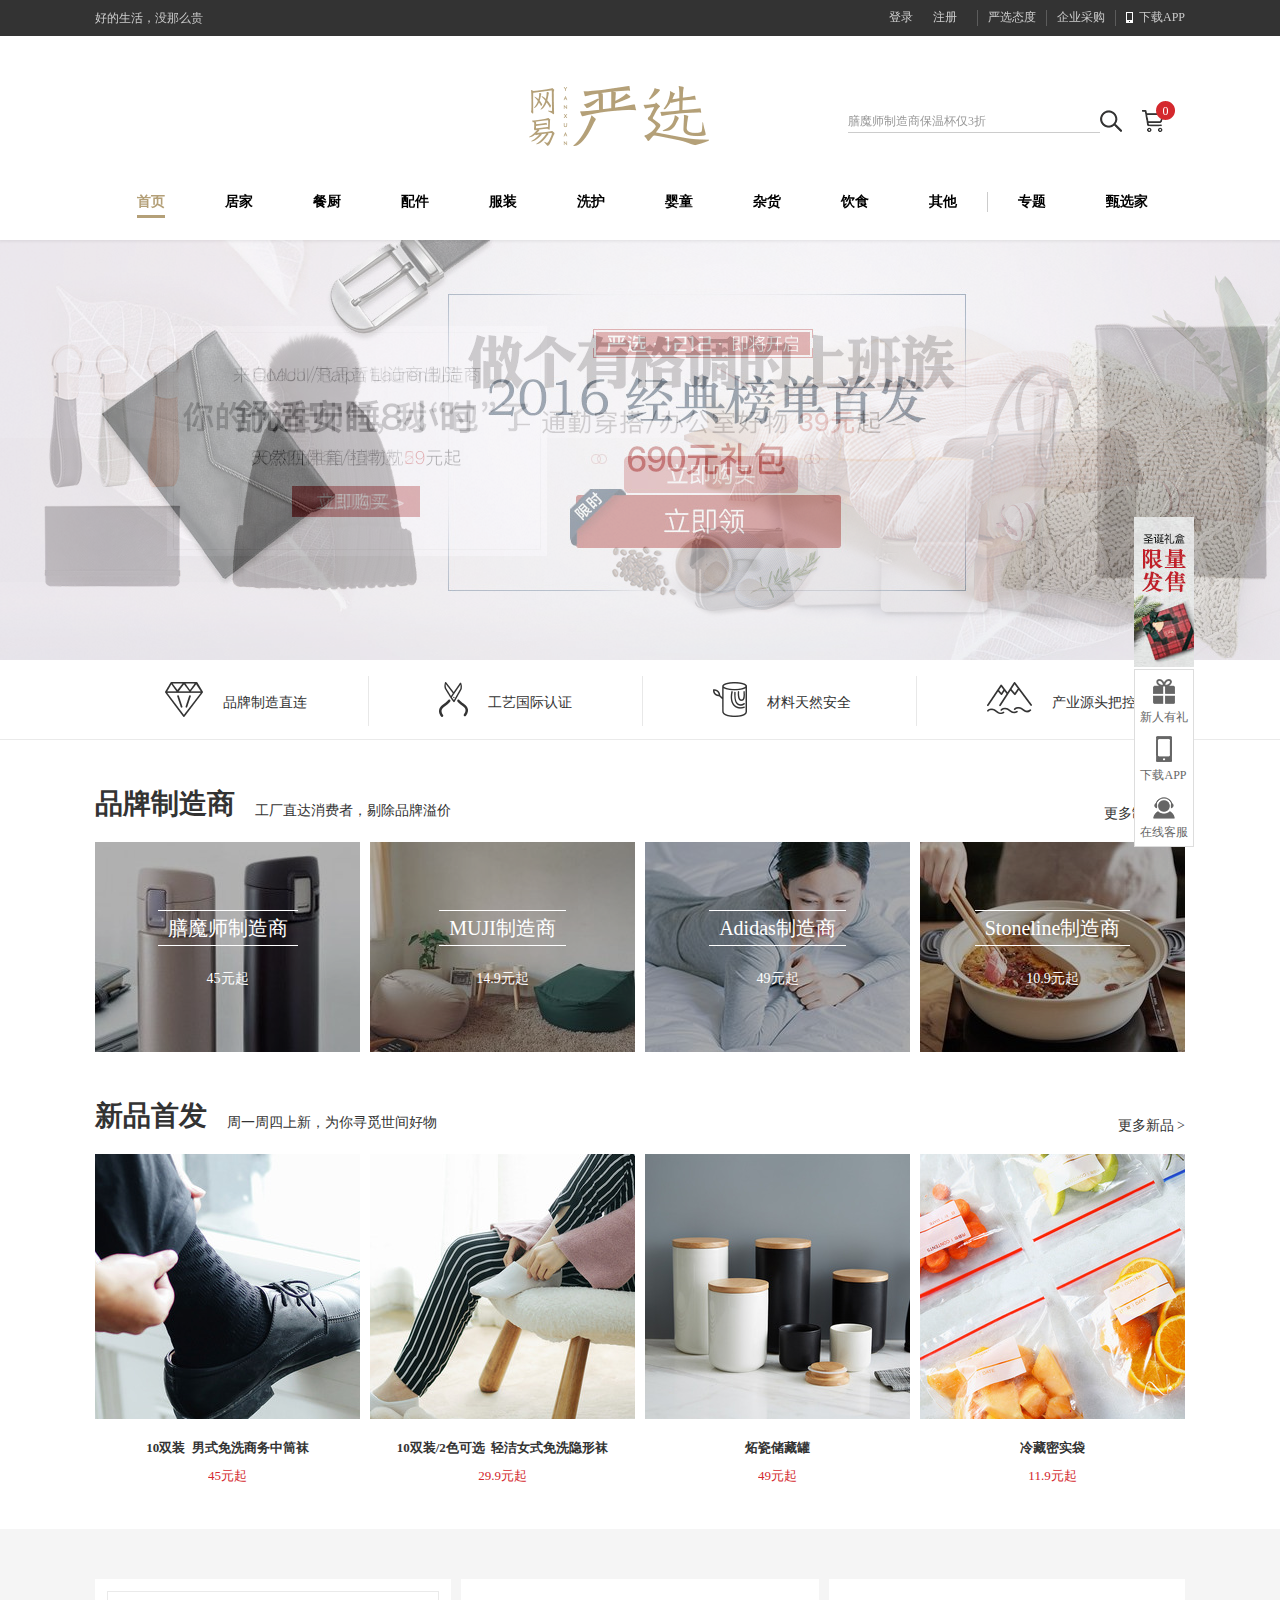
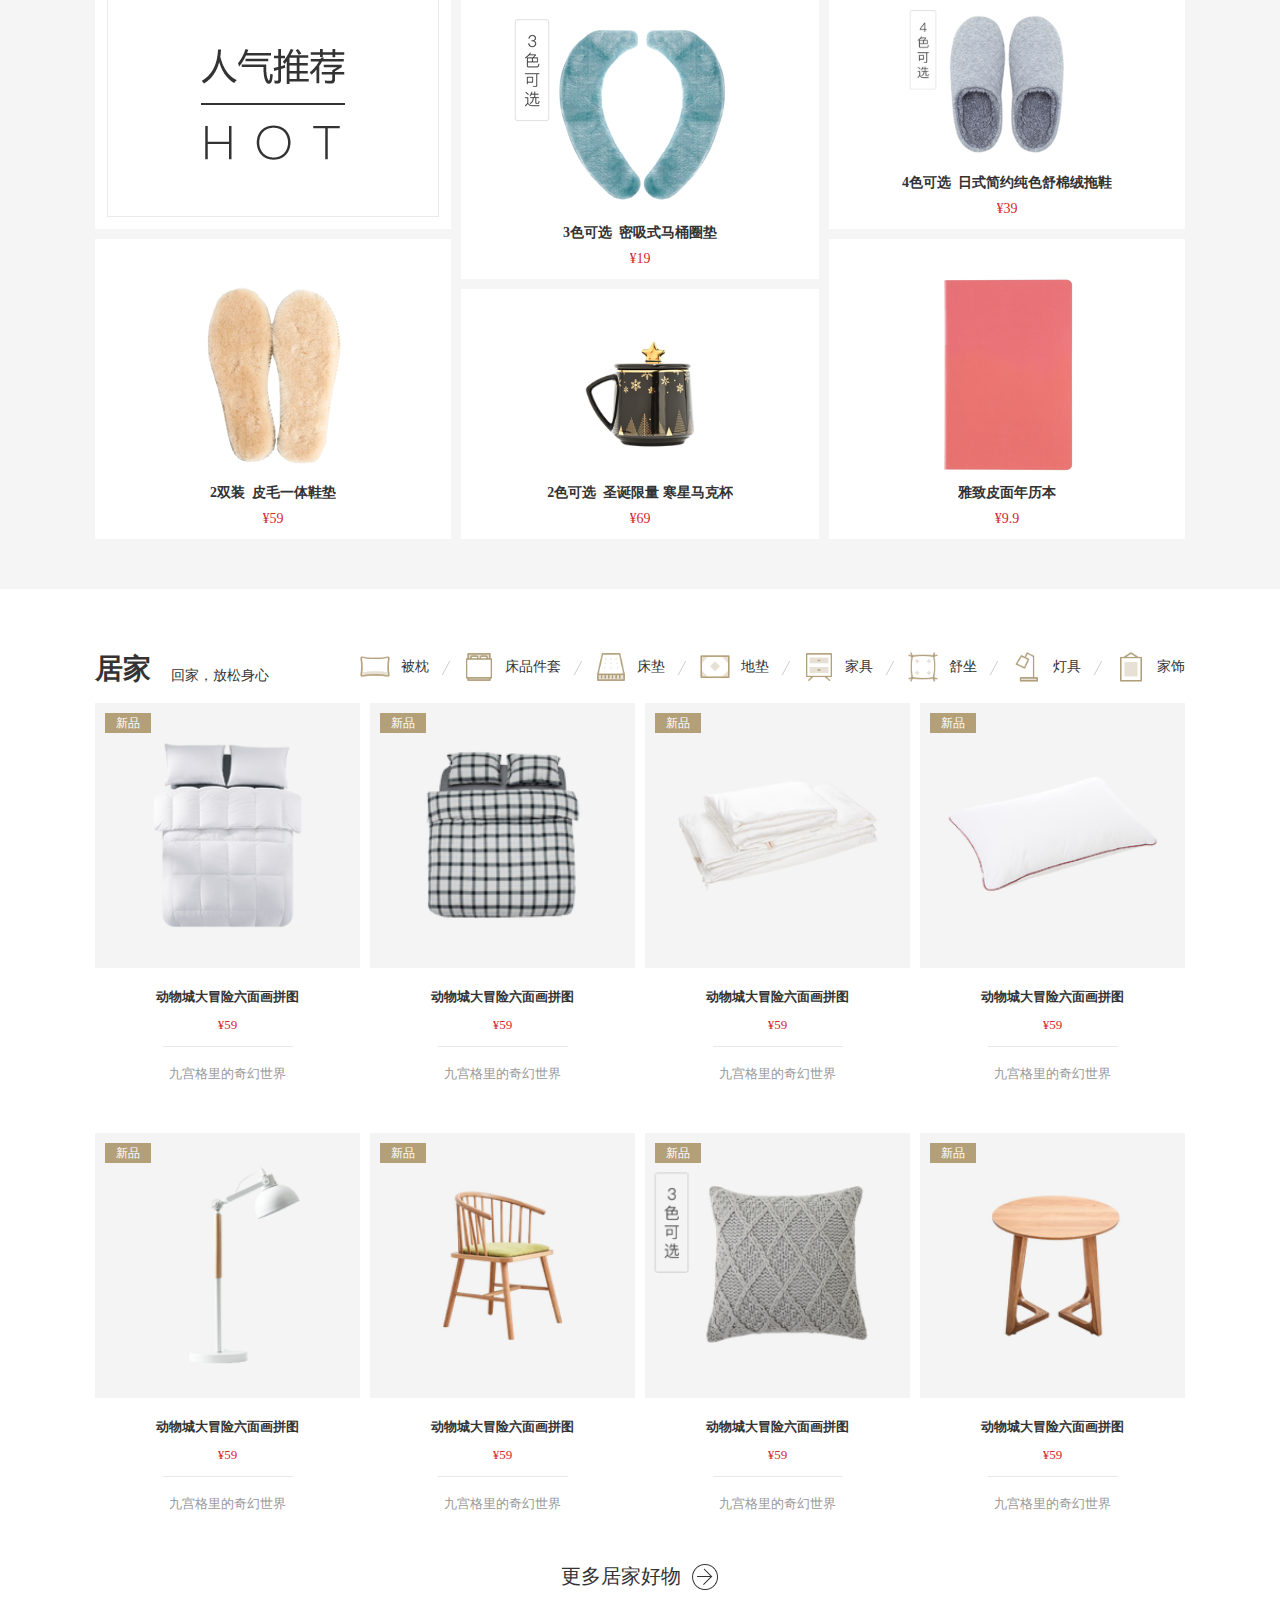
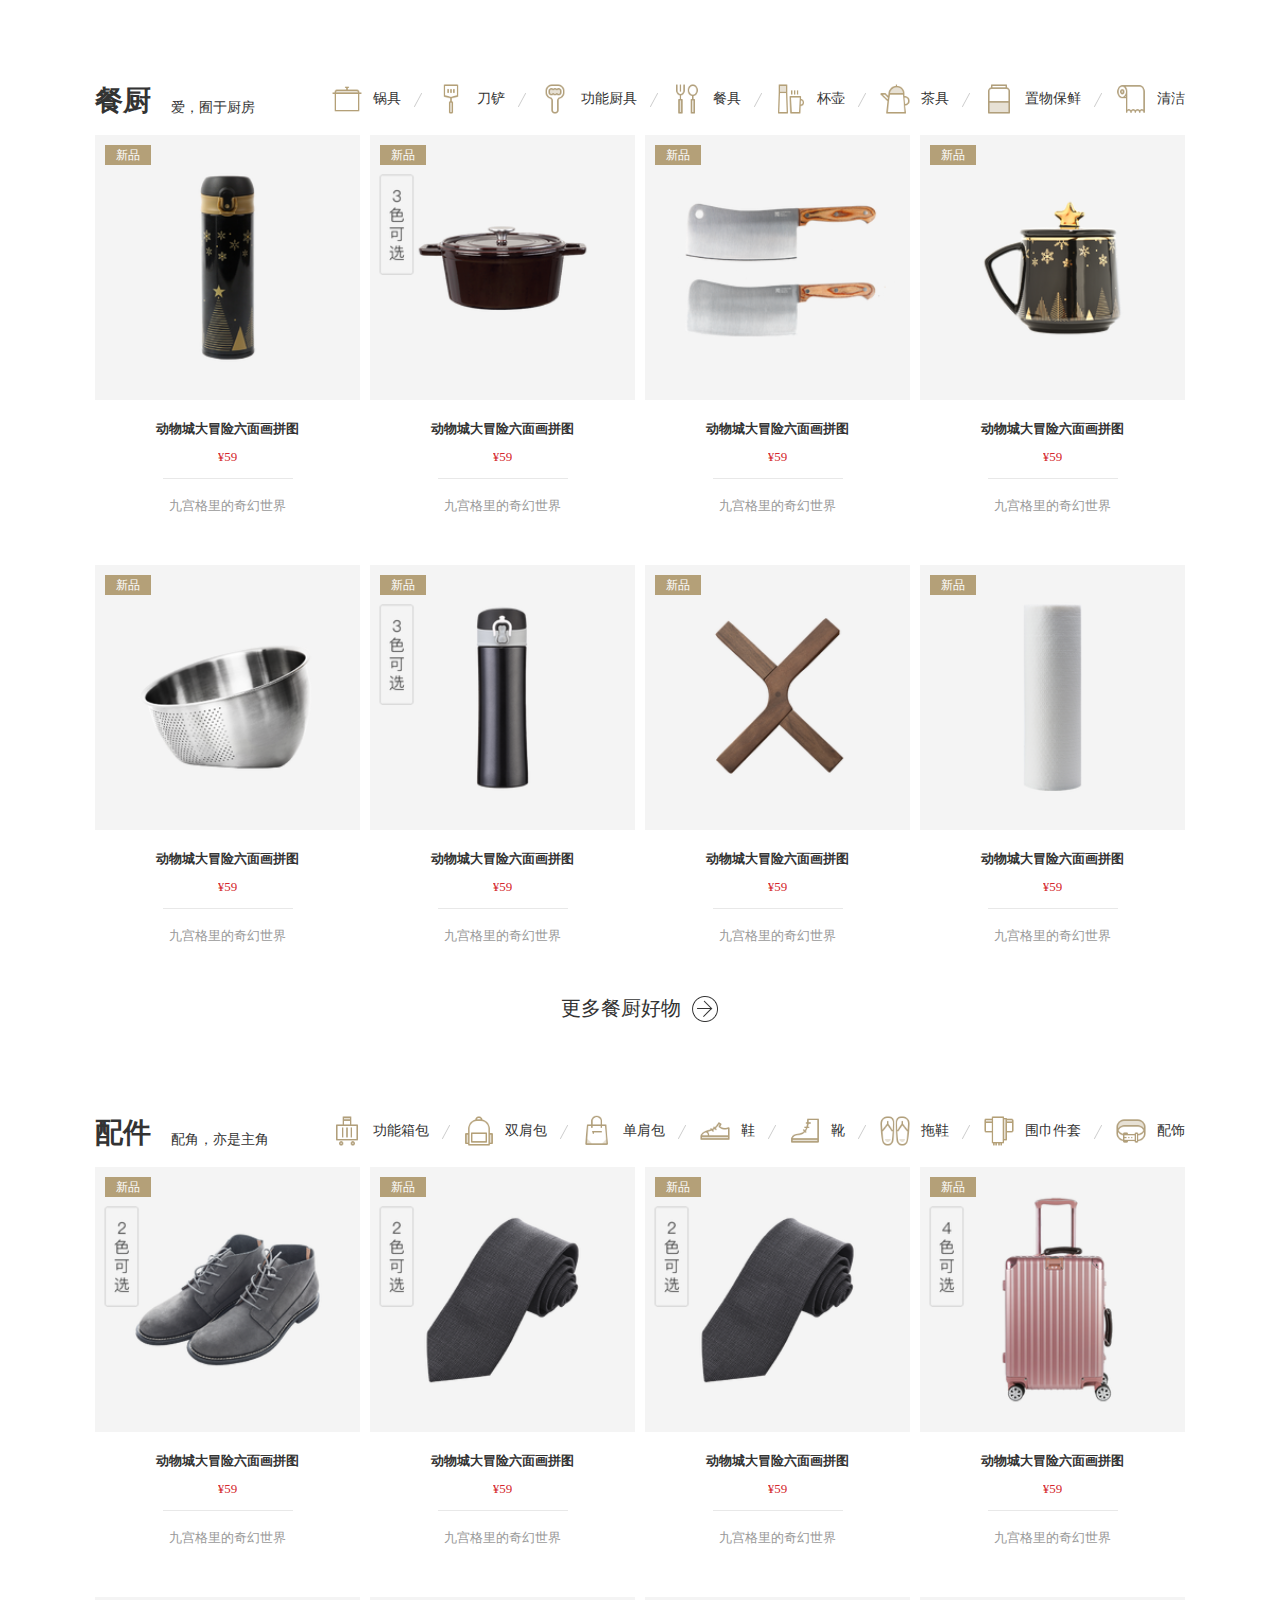
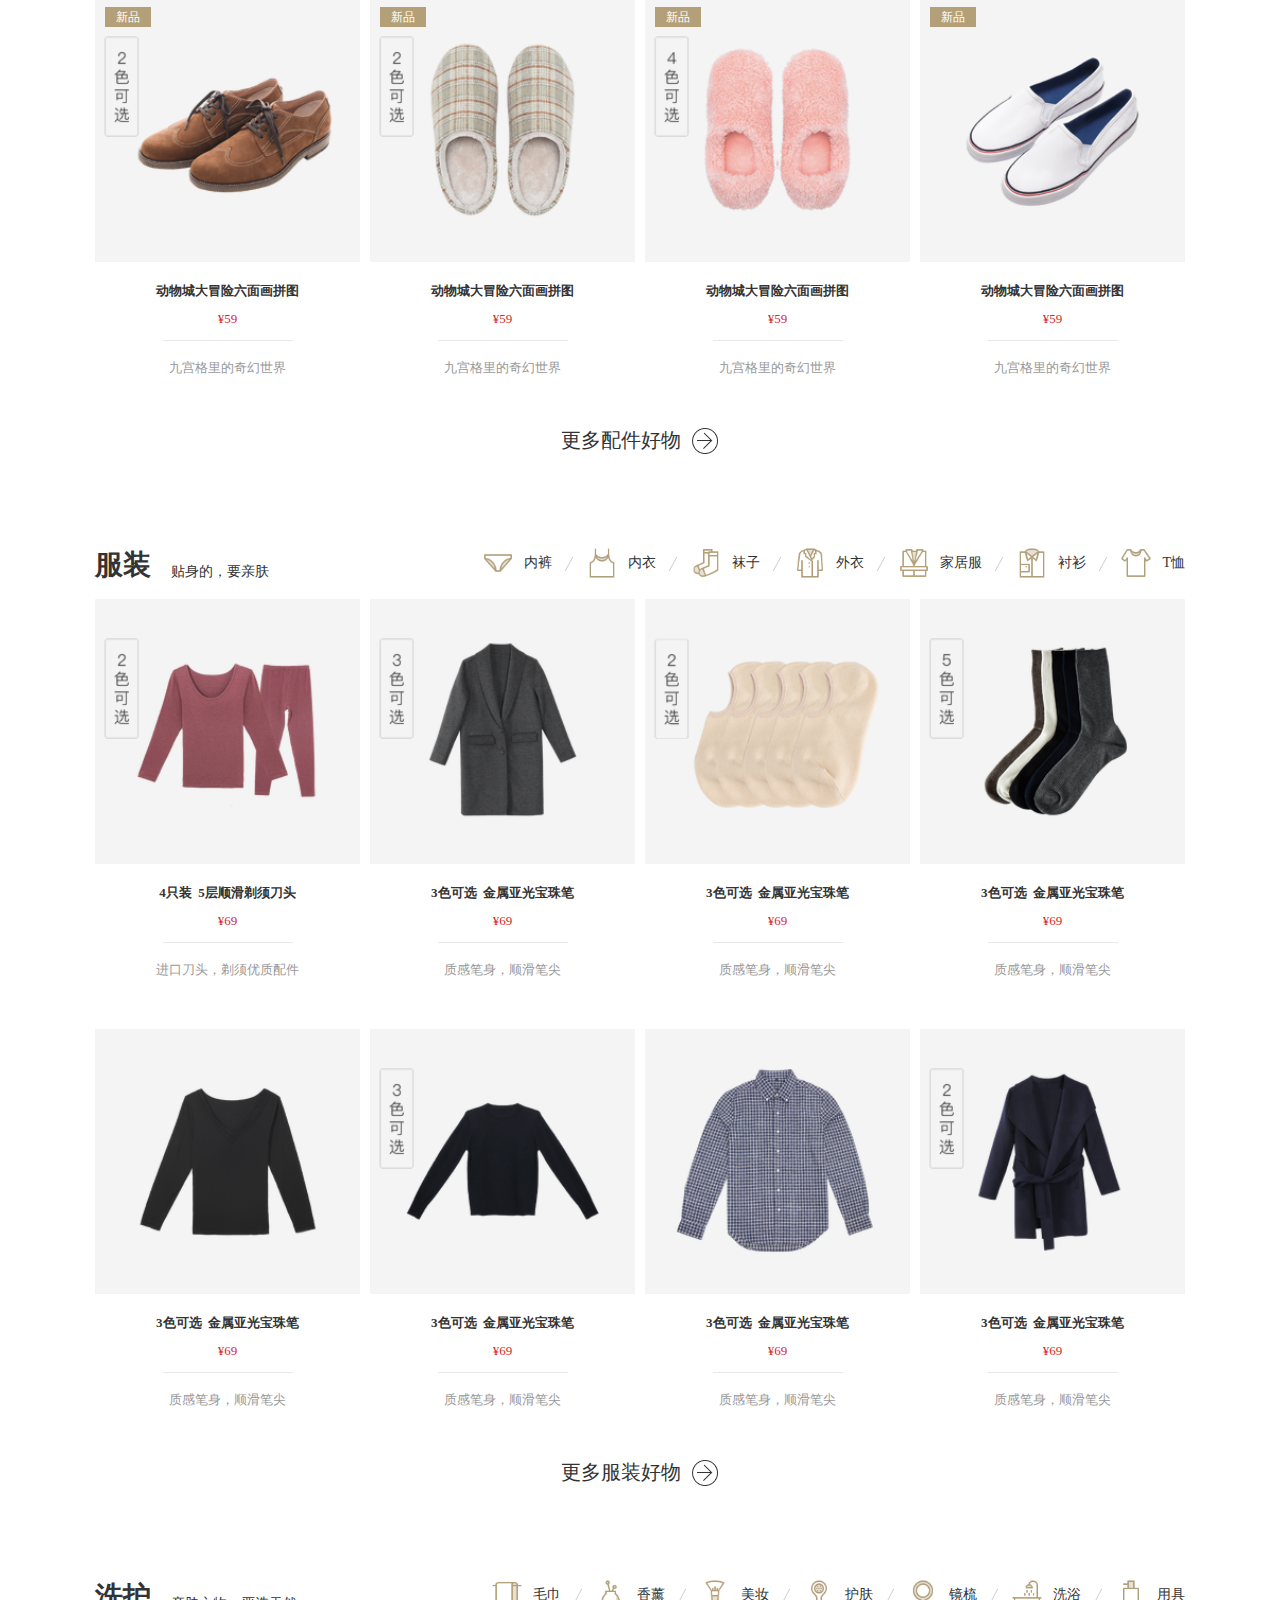
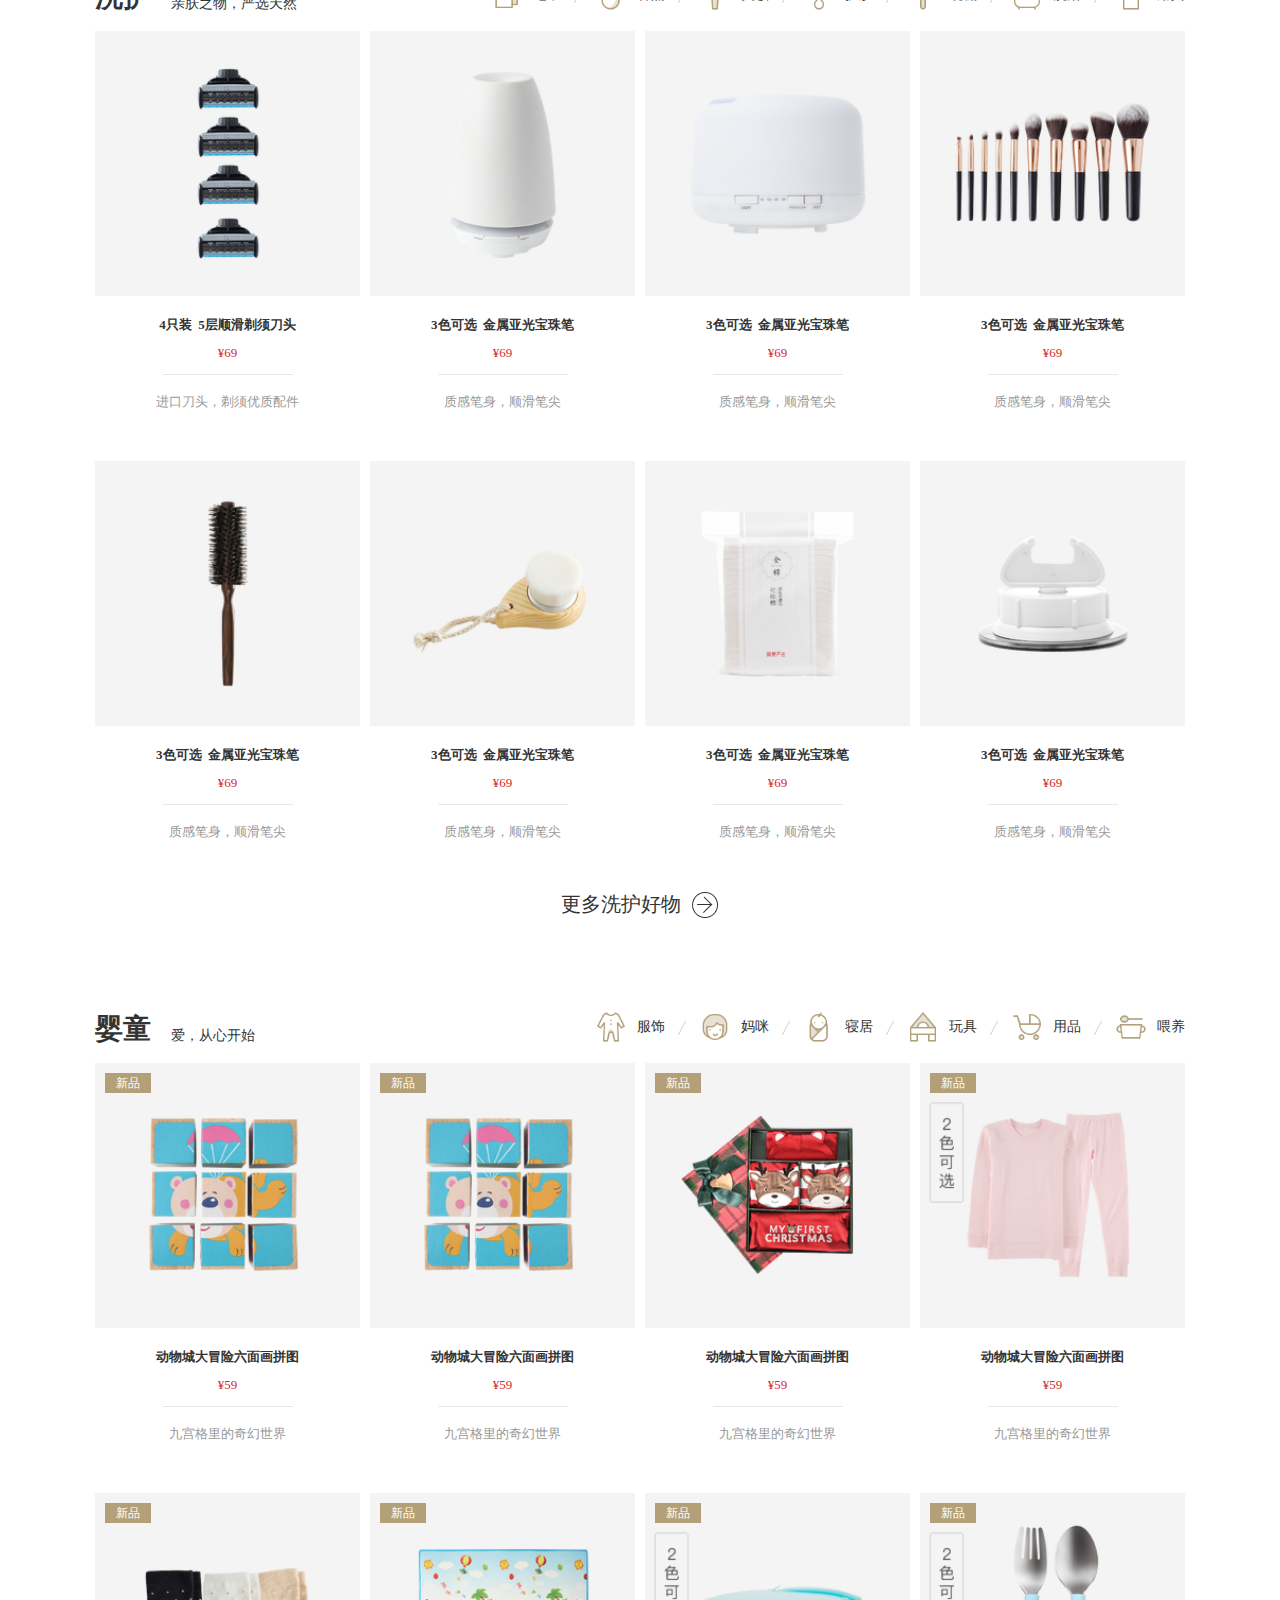
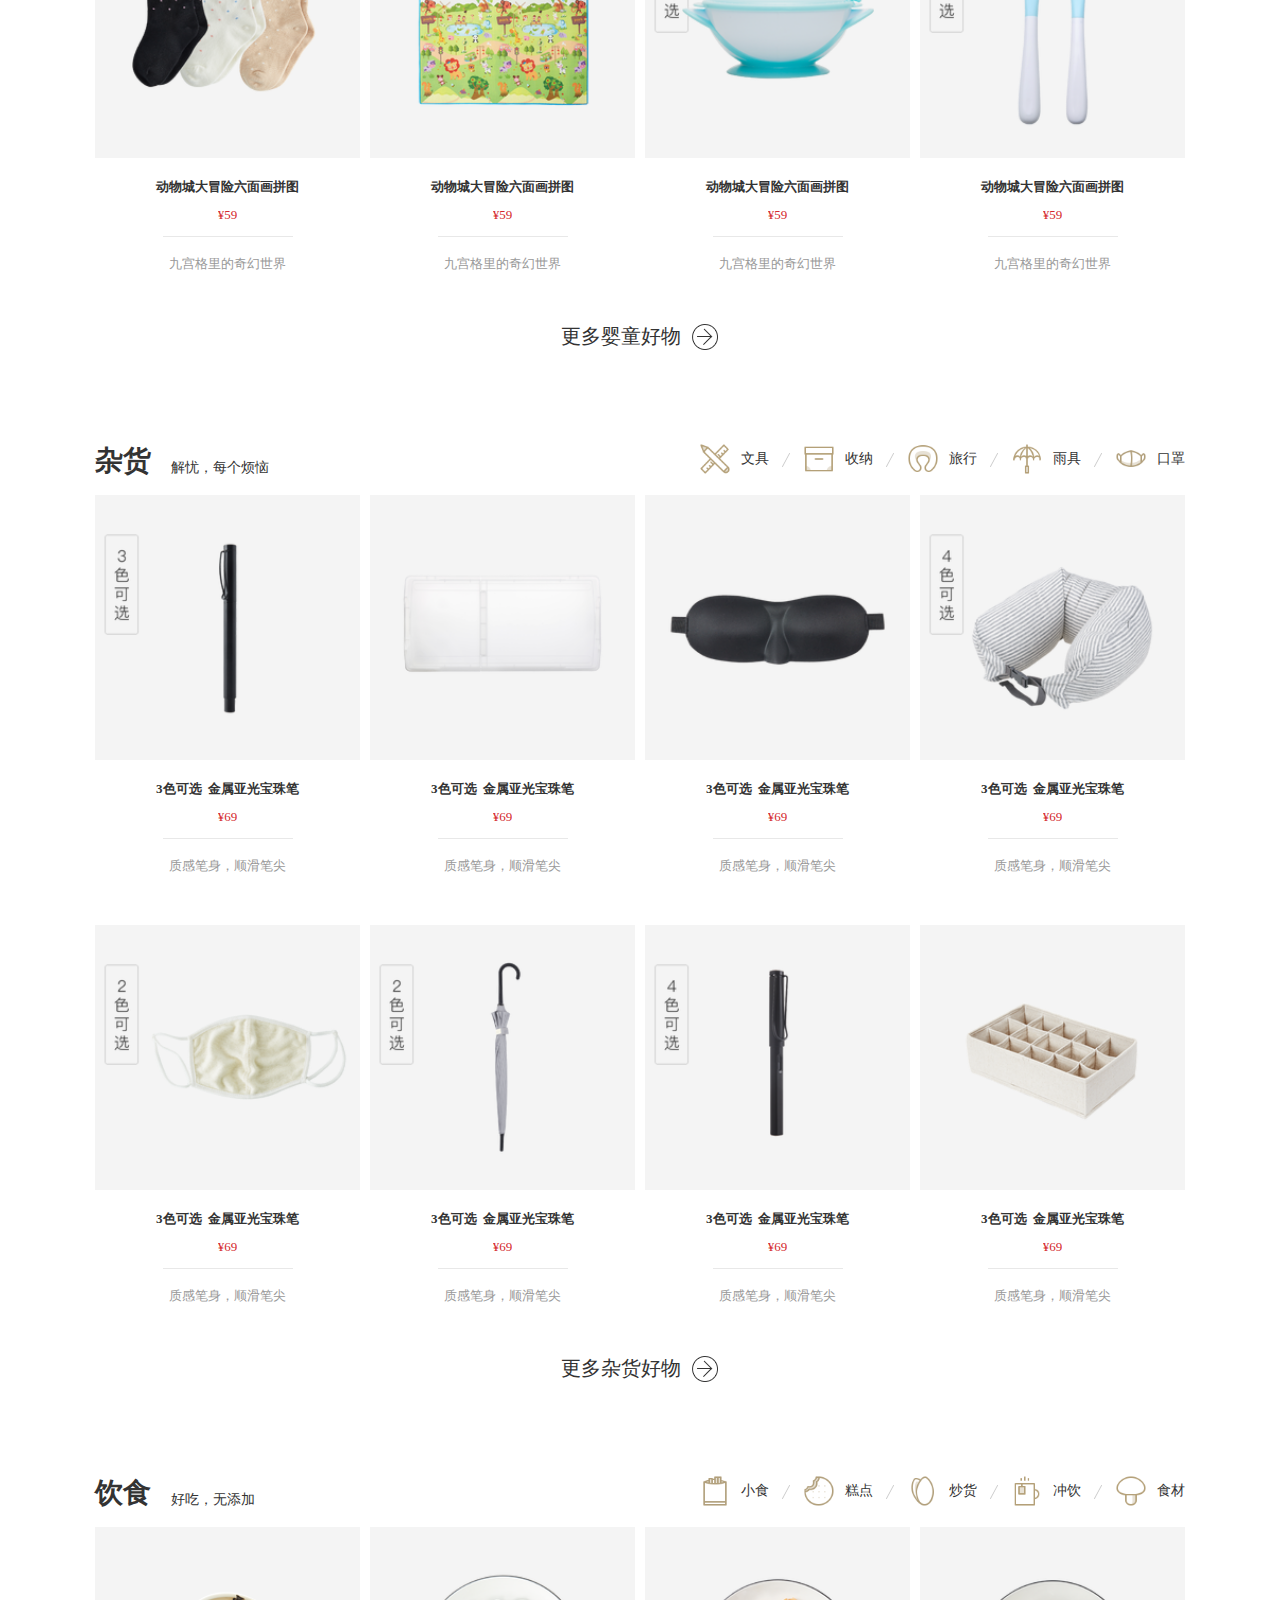
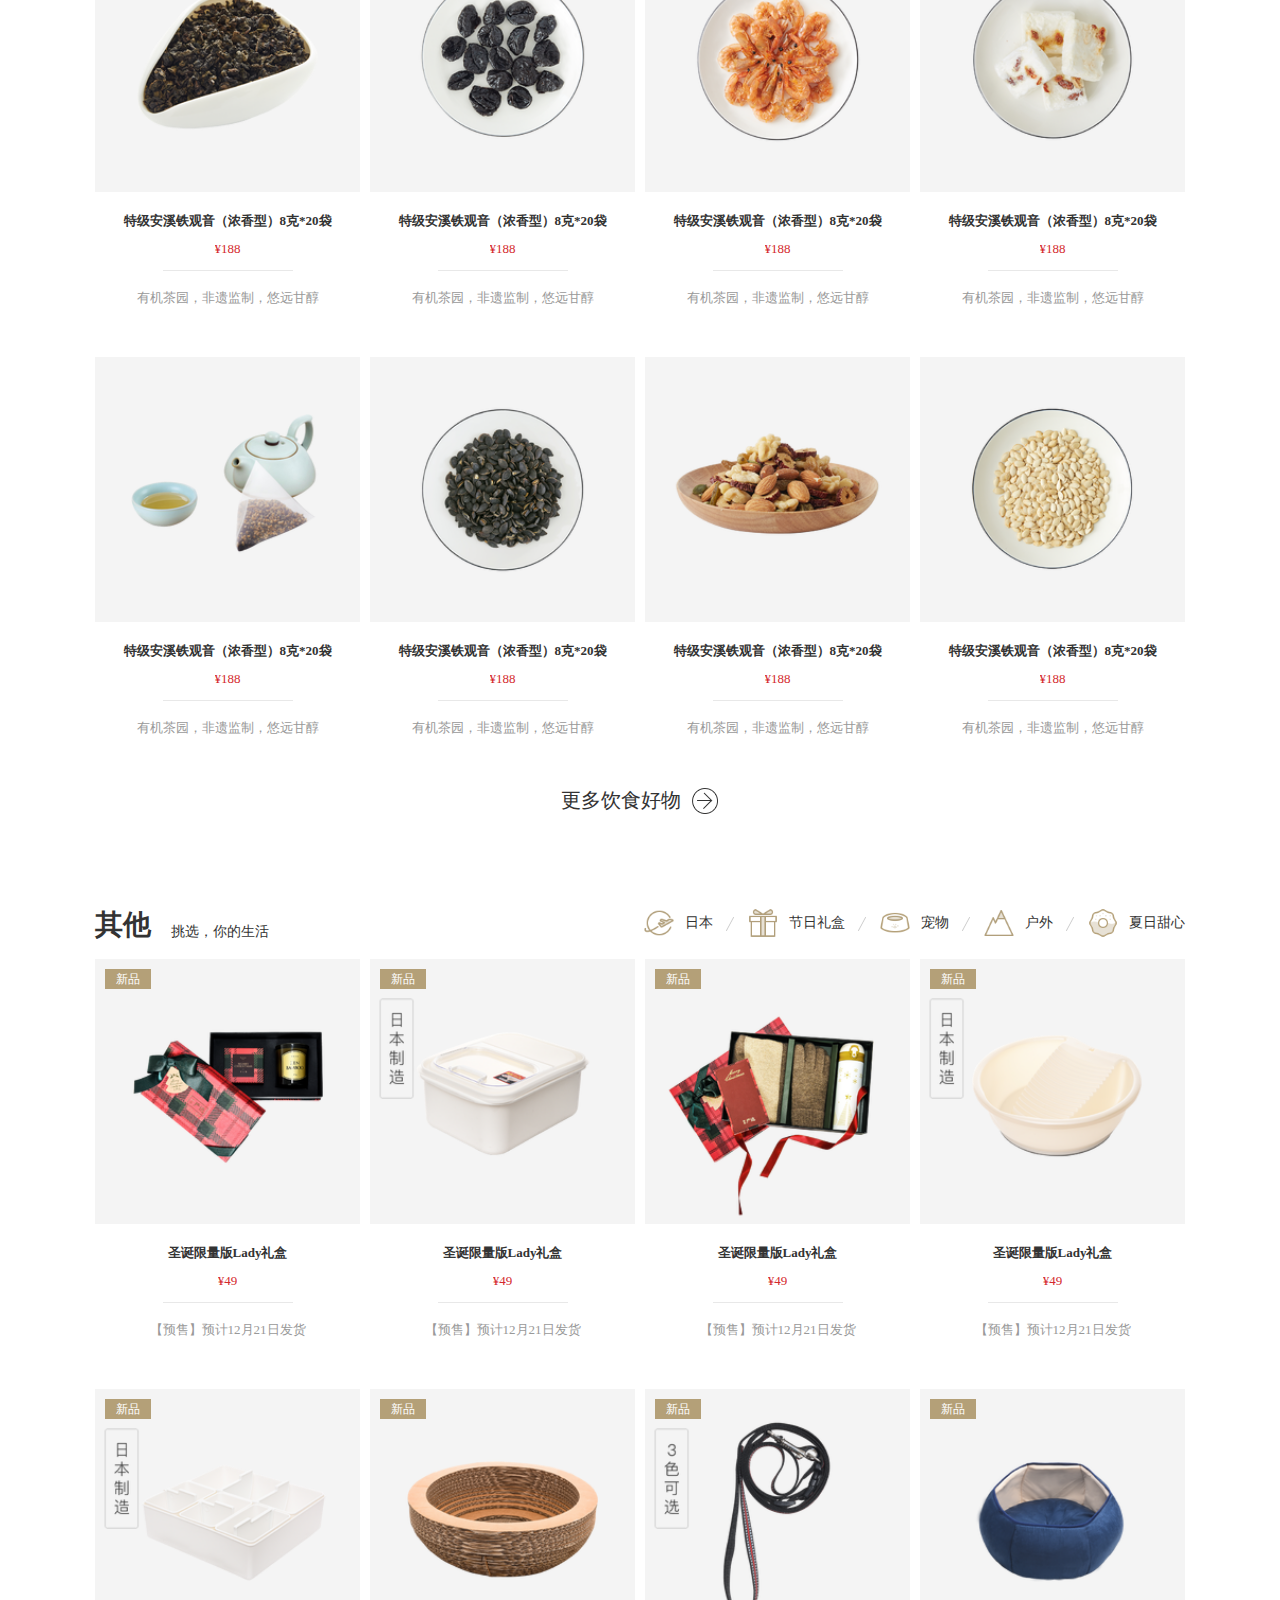
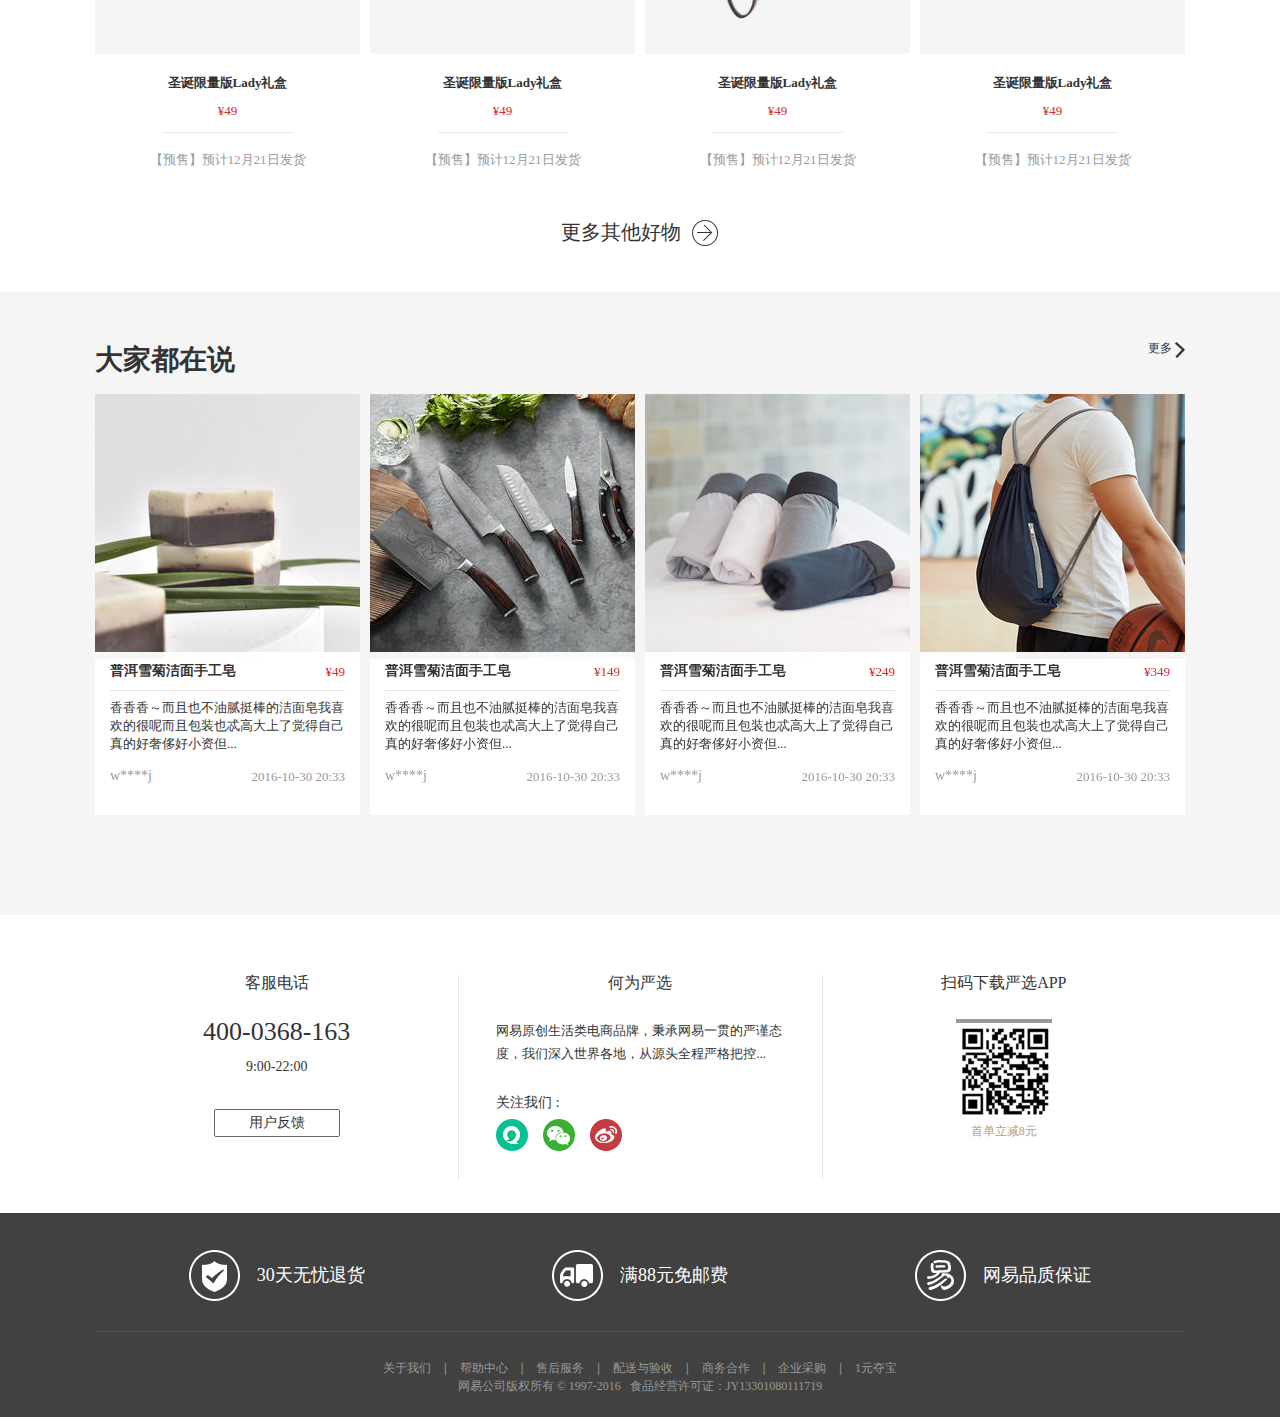
<file: wh1607程凯/yanxuan/index.html>
<!DOCTYPE html>
<html class="js rgba opacity cssanimations borderradius boxshadow csstransitions csstransforms textshadow">
	<head>
		<meta charset="UTF-8">
		<title>首页</title>
		<link rel="stylesheet" href="./css/style.css" type="text/css">
		<link rel="stylesheet" href="./css/index.css" type="text/css">
<script type="text/javascript" src="js/jquery-1.12.2.min.js"></script>
<script type="text/javascript" src="js/index_js.js"></script>	
	</head>
	<body>
		<!-- 头部 -->
<header class="g-hd" id="gTopbar">
	<!-- 顶部导航 -->
	<div id="j-siteNav" class="m-siteNav">
		<div class="g-row">
			<p class="declare">好的生活，没那么贵</p>
			<div class="right">
				<a class="login j-topLogin" href="login.html">登录</a>
				<a class="register j-topRegister" href="register.html">注册</a>
				<div class="split"></div>
				<a class="attitude">严选态度</a>
				<div class="split"></div>
				<a class="attitude">企业采购</a>
				<div class="split"></div>
				<div class="m-dropdown m-hdAppDownload">
					<a class="trigger j-downloadlink"  >	
						<span class="txt">下载APP</span>
						<i class="icon w-icon-normal icon-normal-phone-app"></i>
					</a>
					<div class="bd ">
						<div class="wrap ">
							<div class="QRcode j-qrcode ">
								<img src="./img/1.png"/>
							</div>						
							<span class="txt ">扫码下载 首单立减8元</span>
						</div>
					</div>
				</div>
			</div>
		</div>
	</div>
	<div id="js-funcTabWrap " style="height: 204px; ">
		<div id="js-funcTab" class="m-funcTab">
			<div class="g-row ">
				<a class="j-tab-logo tab-logo" title="网易严选 "></a>
				<div class="tab-inner ">
					<!-- 输入搜索框 -->
						<div class="m-search ">
							<a class="w-button-cart j-button-cart " >
								<i class="w-icon-normal icon-normal-blackcart"></i>
								<i class="w-icon-normal icon-normal-badge j-cart-num">0</i>
							</a>
							<div class="m-searchInput " id="j-search ">
								<div class=" w-button-search j-searchButton " >
									<i class="w-icon-normal icon-normal-search "></i>
								</div>
								<input id="topSearchInput" type="text" placeholder="膳魔师制造商保温杯仅3折 " class="w-searchInput j-searchInput " />
				<div id="j-placeholderwarp "></div>
				<div class="m-ppnl f-hide j-searchSuggest ">				
					<div class="ppnl-ct js-ppnl-ct ">
						<div class="js-ppnl-content ">
						</div>
					</div>
				</div>
			</div>
		</div>
					<!-- 菜单导航 -->
						<ul class="tab-nav">
		<li class="nav-item active first ">
					<a class="topLevel " title="首页 " href="index.html">首页</a>
				</li>
		<li class="j-nav-item nav-item ">
					<a class="topLevel " href="listgood.html" title="居家 ">居家</a>
					<div class="j-nav-dropdown nav-dropdown " style="display: none; ">
						<div class="j-nav-cateCard nav-cateCard " style="width: 1423px; left: -711.5px; ">
							<ul class="card-list topnav1"></ul>
						</div>
					</div>
				</li>
		<li class="j-nav-item nav-item ">
			<a class="topLevel ">餐厨</a>
			<div class="j-nav-dropdown nav-dropdown " style="display: none; ">
			<div class="j-nav-cateCard nav-cateCard " style="width: 1423px; left: -711.5px; ">
			<ul class="card-list topnav2"></ul>
		</div>
		</div>
		</li>
		<li class="j-nav-item nav-item ">		
		<a class="topLevel " href=" " title="配件 ">配件</a>
		<div class="j-nav-dropdown nav-dropdown " style="display: none; ">
		<div class="j-nav-cateCard nav-cateCard " style="width: 1423px; left: -711.5px; ">
		<ul class="card-list topnav3"></ul>
		</div>
		</div>
		</li>
		<li class="j-nav-item nav-item ">
		<a class="topLevel " >服装</a>
		<div class="j-nav-dropdown nav-dropdown " style="display: none; ">
		<div class="j-nav-cateCard nav-cateCard " style="width: 1423px; left: -711.5px; ">
		<ul class="card-list topnav4"></ul>
		</div>
		</div>
		</li>
		<li class="j-nav-item nav-item ">
		<a class="topLevel " href="h " title="洗护 ">洗护</a>
		<div class="j-nav-dropdown nav-dropdown ">
		<div class="j-nav-cateCard nav-cateCard " style="width: 1423px; left: -711.5px; ">
		<ul class="card-list topnav5"></ul>
		</div>
		</div>
		</li>
		<li class="j-nav-item nav-item ">
		<a class="topLevel " >婴童</a>
		<div class="j-nav-dropdown nav-dropdown " style="display: none; ">
		<div class="j-nav-cateCard nav-cateCard " style="width: 1423px; left: -711.5px; ">
		<ul class="card-list topnav6"></ul>
		</div>
		</div>
		</li>
		<li class="j-nav-item nav-item ">
		<a class="topLevel " >杂货</a>
		<div class="j-nav-dropdown nav-dropdown " style="display: none; ">
		<div class="j-nav-cateCard nav-cateCard " style="width: 1423px; left: -711.5px; ">
		<ul class="card-list topnav7"></ul>
		</div>
		</div>
		</li>
		<li class="j-nav-item nav-item ">
		<a class="topLevel ">饮食</a>

		<div class="j-nav-dropdown nav-dropdown " style="display: none; ">
		<div class="j-nav-cateCard nav-cateCard " style="width: 1423px; left: -711.5px; ">
		<ul class="card-list topnav8"></ul>
		</div>
		</div>
		</li>
		<li class="j-nav-item nav-item ">
		<a class="topLevel " >其他</a>


		<div class="j-nav-dropdown nav-dropdown " style="display: none; ">
		<div class="j-nav-cateCard nav-cateCard " style="width: 1423px; left: -711.5px; ">
		<ul class="card-list topnav9"></ul>
				</div>
			</div>
		</li>
			<li class="split fixed-hide "></li>
			<li class="nav-item fixed-hide "><a class="topLevel " >专题</a></li>
			<li class="nav-item fixed-hide last "><a class="topLevel " >甄选家</a></li>
		</ul>
					<!-- 购物车图标 -->
					<a class="w-cart j-cart " >
						<i class="w-icon-normal icon-normal-blackcart "></i>
						<i class="w-icon-normal icon-normal-badge j-cart-num j-cart-num2 ">0</i>
					</a>
					
				</div>
					<div class="notLogin ">
						<a class="login j-topLogin "href="login.html" >登录</a>
						<a class="register j-topRegister" href="register.html">注册</a>
					</div>
			</div>
		</div>
	</div>
</header>
<div class="g-bd ">
<div class="m-focus ">
<div class="focus-bd ">
<div id="js-focusSlick " class="js-slick m-focusSlick slick-initialized slick-slider ">
	<!-- 大轮播图 -->
		<div aria-live="polite " class="slick-list draggable ">
		<div class="slick-track " role="listbox " style="opacity: 1; width: 7115px; ">					
			<div class="item f-imgCenterBanner slick-slide " style="width: 1423px; position: relative; left: 0px; top: 0px; ">
				<a class="wrap">
					<img class="js-img " src="./img/afb1a936b4707b2af52120f5b9477927.jpg " >
				</a>
			</div>			
			<div class="item f-imgCenterBanner slick-slide" style="width: 1423px; position: relative; left: -1423px; top: 0px; ">
				<a class="wrap " >
					<img class="js-img" src="./img/dea1388985783427735d75ecfdefe348.jpg " >
				</a>
			</div>			
			<div class="item f-imgCenterBanner slick-slide " style="width: 1423px; position: relative; left: -2846px; top: 0px; ">
				<a class="wrap">
					<img class="js-img" src="./img/ab21dee522d15feeef51b59482cc78ab.jpg " >
				</a>
			</div>			
			<div class="item f-imgCenterBanner slick-slide " style="width: 1423px; position: relative; left: -4269px; top: 0px; ">
					<a class="wrap" >
						<img class="js-img" src="./img/ad78bf32749db91598f77b836f4224e5.jpg " />
					</a>
				</div>				
			<div class="item f-imgCenterBanner slick-slide " style="width: 1423px; position: relative; left: -5692px; top: 0px;">
				<a class="wrap "  >
					<img class="js-img " src="./img/fc9e0672aff1f3c2931593bc0d5f8cde.jpg"/>
				</a>
			</div>			
		</div>
	</div>

<!--轮播缩略图-->
		<div class="slick-dots-wrap " style="display: block; " role="toolbar ">
	<ul class="slick-dots ">
		<li class=" "  >
			<span class="before "></span>
			<a class="wrap " >
				<img src="./img/afb1a936b4707b2af52120f5b9477927.jpg ">
			</a>
		</li>
		<li  class=" ">
			<span class="before "></span>
			<a class="wrap "  >
				<img src="./img/dea1388985783427735d75ecfdefe348.jpg ">
			</a>
		</li>
		<li  class=" ">
			<span class="before "></span>
			<a class="wrap " >
				<img src="./img/ab21dee522d15feeef51b59482cc78ab.jpg ">
			</a>
		</li>
		<li class=" ">
			<span class="before"></span>
			<a class="wrap " >
				<img src="./img/ad78bf32749db91598f77b836f4224e5.jpg ">
			</a>
		</li>
		<li  class=" ">
			<span class="before "></span>
			<a class="wrap " >
				<img src="./img/fc9e0672aff1f3c2931593bc0d5f8cde.jpg ">
			</a>	
		</li>	
	</ul>	
</div>
	</div>
</div>
<div class="focus-ft ">
		<div class="g-row ">
	<ul class="m-ensure ">	
		<li class="item ">
				<div class="w-ensureItem ">
					<i class="w-icon-normal icon-normal-ensureItem1 icon "></i>
					<span class="txt ">品牌制造直连</span>
				</div>
		</li>
			
		<li class="item ">
			<div class="w-ensureItem ">
				<i class="w-icon-normal icon-normal-ensureItem2 icon "></i>
				<span class="txt ">工艺国际认证</span>
			</div>
		</li>
		
		<li class="item "> 
			<div class="w-ensureItem ">
				<i class="w-icon-normal icon-normal-ensureItem3 icon "></i>
				<span class="txt ">材料天然安全</span>
			</div>
		</li>
		
		<li class="item last "> 
		<div class="w-ensureItem ">
			<i class="w-icon-normal icon-normal-ensureItem4 icon "></i>
			<span class="txt ">产业源头把控</span>
		</div>
	</li>
	</ul>
</div>
</div>
</div>
<div class="m-manufacturer ">
	<div class="g-row ">
		<div class="m-cate ">
			<header class="hd ">
			<div class="left ">			
				<h3 class="name ">品牌制造商</h3>			
				<small class="frontName ">工厂直达消费者，剔除品牌溢价</small>
			</div>
			<div class="right ">
				<a class="moreItems " >更多制造商 &gt;</a>								
			</div>
		</header>
			<div class="bd ">
				<div class="manufacturerList ">					
				</div>
			</div>
		</div>
	</div>
</div>
<div class="m-newItem ">
	<div class="g-row ">
		<div class="m-cate ">
			<header class="hd ">
				<div class="left ">
					<h3 class="name ">新品首发</h3>
					<small class="frontName ">周一周四上新，为你寻觅世间好物</small>
				</div>
				<div class="right ">
					<a class="moreItems ">更多新品 &gt;</a>
				</div>
</header>
<div class="bd ">
<ul class="itemList ">
<div id="js-newItemSlick " class="js-newItemslick m-newItemSlick ">
</ul>
</div>
</div>
</div>
</div>
<div class="m-popularItem ">
<div class="g-row ">
<div class="col ">
<div class="smallBlock ">
<div class="title ">
</div>
</div>
<div class="bigBlock topGap ">
<div class="m-product ">
<div class="hd ">
<a >
<img class="img j-lazyload " src="./img/31a231e17f9cd8441037db29bb43c410.png " style="display: inline; ">
</a>
</div>
<div class="bd ">
<h4>
<a >
<span class="name ">2双装&nbsp;&nbsp;皮毛一体鞋垫</span><br>
<span class="price ">¥59</span>
</a>
</h4>
</div>
</div>
</div>
</div>
<div class="col middle ">
<div class="bigBlock ">
<div class="m-product ">
<div class="hd ">
<a >
<img class="img j-lazyload "   src="./img/65a372715d3cda19e34549f11d04fc69.png " style="display: inline; ">
</a>
</div>
<div class="bd ">
<h4>
<a >
<span class="name ">3色可选&nbsp;&nbsp;密吸式马桶圈垫</span><br>
<span class="price ">¥19</span>
</a>
</h4>
</div>
</div>
</div>
<div class="smallBlock topGap ">
<div class="m-product ">
<div class="hd ">
<a >
<img class="img j-lazyload "  src="./img/8a3140409066cba3709996c0e7aef2d3.png " style="display: inline; ">
</a>
</div>
<div class="bd ">
<h4>
<a >
<span class="name ">2色可选&nbsp;&nbsp;圣诞限量 寒星马克杯</span><br>
<span class="price ">¥69</span>
</a>
</h4>
</div>
</div>
</div>
</div>
<div class="col last ">
<div class="smallBlock ">
<div class="m-product ">
<div class="hd ">
<a >
<img class="img j-lazyload " src="./img/705b9f19fa52505a352a8303335ef180.png " style="display: inline; ">
</a>
</div>
<div class="bd ">
<h4>
<a >
<span class="name ">4色可选&nbsp;&nbsp;日式简约纯色舒棉绒拖鞋</span><br>
<span class="price ">¥39</span>
</a>
</h4>
</div>
</div>
</div>
<div class="bigBlock topGap ">
<div class="m-product ">
<div class="hd ">
<a >
<img class="img j-lazyload " src="./img/9f2cbe6fd6537699e1b0b02710884872.png " style="display: inline; ">
</a>
</div>
<div class="bd ">
<h4>
<a >
<span class="name ">雅致皮面年历本</span><br>
<span class="price ">¥9.9</span>
</a>
</h4>
</div>
</div>
</div>
</div>
</div>
</div>
<div class="m-cates ">
<div class="g-row ">
<div class="m-cate ">
<header class="hd ">
<div class="left ">
<h3 class="name ">居家</h3>
<small class="frontName">回家，放松身心</small>
</div>
<div class="right ">
<nav class="subCateList ">
<a class="item " href="listgood.html"><img src="./img/2.png " >被枕</a>
<b class="spilt ">/</b>
<a class="item "><img src="./img/3.png ">床品件套</a>
<b class="spilt ">/</b>
<a class="item " ><img src="./img/4.png ">床垫</a>
<b class="spilt ">/</b>
<a class="item " ><img src="./img/5.png " >地垫</a>
<b class="spilt ">/</b>
<a class="item " ><img src="./img/6.png " >家具</a>
<b class="spilt ">/</b>
<a class="item "  ><img src="./img/7.png " >舒坐</a>
<b class="spilt ">/</b>
<a class="item " ><img src="./img/8.png " >灯具</a>
<b class="spilt ">/</b>
<a class="item " ><img src="./img/9.png " >家饰</a>
</nav>
</div>
</header>
<div class="bd ">
<ul class="itemList botli10">
</ul>
</div>
<footer class="ft ">
<a class="w-ftMore " >
<span class="text ">更多居家好物</span>
<i class="w-icon-normal icon-normal-ftMore icon "></i>
</a>
</footer>
</div>
</div>
<div class="g-row ">
<div class="m-cate ">
<header class="hd ">
<div class="left ">
<h3 class="name ">餐厨</h3>
<small class="frontName ">爱，囿于厨房</small>
</div>
<div class="right ">
<nav class="subCateList ">
<a class="item " ><img src="./img/10.png " >锅具</a>
<b class="spilt ">/</b>
<a class="item " ><img src="./img/11.png " >刀铲</a>
<b class="spilt ">/</b>
<a class="item " ><img src="./img/12.png " >功能厨具</a>
<b class="spilt ">/</b>
<a class="item " ><img src="./img/13.png">餐具</a>
<b class="spilt ">/</b>
<a class="item " ><img src="./img/14.png">杯壶</a>
<b class="spilt ">/</b>
<a class="item " ><img src="./img/15.png">茶具</a>
<b class="spilt ">/</b>
<a class="item"><img src="./img/16.png">置物保鲜</a>
<b class="spilt">/</b>
<a class="item"><img src="./img/17.png " >清洁</a>
</nav>
</div>
</header>
<div class="bd ">
<ul class="itemList botli9">
</ul>
</div>
<footer class="ft ">
<a class="w-ftMore " >
<span class="text ">更多餐厨好物</span>
<i class="w-icon-normal icon-normal-ftMore icon "></i>
</a>
</footer>
</div>
</div>
<div class="g-row ">
<div class="m-cate ">
<header class="hd ">
<div class="left ">
<h3 class="name ">配件</h3>
<small class="frontName ">配角，亦是主角</small>
</div>
<div class="right ">
<nav class="subCateList ">
<a class="item " ><img src="./img/18.png " >功能箱包</a>
<b class="spilt ">/</b>
<a class="item " ><img src="./img/19.png " >双肩包</a>
<b class="spilt ">/</b>
<a class="item " >
<img src="./img/20.png " >单肩包</a>
<b class="spilt ">/</b>
<a class="item " ><img src="./img/21.png " >鞋</a>
<b class="spilt ">/</b>
<a class="item " ><img src="./img/22.png " >靴</a>
<b class="spilt ">/</b>
<a class="item " ><img src="./img/23.png " >拖鞋</a>
<b class="spilt ">/</b>
<a class="item " ><img src="./img/24.png " >围巾件套</a>
<b class="spilt ">/</b>
<a class="item " ><img src="./img/25.png " >配饰</a>
</nav>
</div>
</header>
<div class="bd ">
<ul class="itemList botli8">
</ul>
</div>
<footer class="ft ">
<a class="w-ftMore " >
<span class="text ">更多配件好物</span>
<i class="w-icon-normal icon-normal-ftMore icon "></i>
</a>
</footer>
</div>
</div>
<div class="g-row ">
<div class="m-cate ">
<header class="hd ">
<div class="left ">
<h3 class="name ">服装</h3>
<small class="frontName ">贴身的，要亲肤</small>
</div>
<div class="right ">
<nav class="subCateList ">
<a class="item " ><img src="./img/26.png " >内裤</a>
<b class="spilt ">/</b>
<a class="item " ><img src="./img/27.png " >内衣</a>
<b class="spilt ">/</b>
<a class="item " ><img src="./img/28.png ">袜子</a>
<b class="spilt ">/</b>
<a class="item " ><img src="./img/29.png " >外衣</a>
<b class="spilt ">/</b>
<a class="item " ><img src="./img/30.png " >家居服</a>
<b class="spilt ">/</b>
<a class="item " ><img src="./img/31.png " >衬衫</a>
<b class="spilt ">/</b>
<a class="item " ><img src="./img/32.png " >T恤</a>
</nav>
</div>
</header>
<div class="bd ">
<ul class="itemList botli7">
</ul>
</div>
<footer class="ft ">
<a class="w-ftMore " >
<span class="text ">更多服装好物</span>
<i class="w-icon-normal icon-normal-ftMore icon "></i>
</a>
</footer>
</div>
</div>
<div class="g-row ">
<div class="m-cate ">
<header class="hd ">
<div class="left ">
<h3 class="name ">洗护</h3>
<small class="frontName ">亲肤之物，严选天然</small>
</div>
<div class="right ">
<nav class="subCateList ">
<a class="item " ><img src="./img/33.png ">毛巾</a>
<b class="spilt ">/</b>
<a class="item " ><img src="./img/34.png " >香薰</a>
<b class="spilt ">/</b>
<a class="item " ><img src="./img/35.png " >美妆</a>
<b class="spilt ">/</b>
<a class="item " ><img src="./img/36.png " >护肤</a>
<b class="spilt ">/</b>
<a class="item " ><img src="./img/37.png " >镜梳</a>
<b class="spilt ">/</b>
<a class="item " ><img src="./img/38.png " >洗浴</a>
<b class="spilt ">/</b>
<a class="item " ><img src="./img/39.png " >用具</a>
</nav>
</div>
</header>
<div class="bd ">
<ul class="itemList botli6">
</ul>
</div>
<footer class="ft ">
<a class="w-ftMore " >
<span class="text ">更多洗护好物</span>
<i class="w-icon-normal icon-normal-ftMore icon "></i>
</a>
</footer>
</div>
</div>
<div class="g-row ">
<div class="m-cate ">
<header class="hd ">
<div class="left ">
<h3 class="name ">婴童</h3>
<small class="frontName ">爱，从心开始</small>
</div>
<div class="right ">
<nav class="subCateList ">
<a class="item " ><img src="./img/40.png ">服饰</a>
<b class="spilt ">/</b>
<a class="item " ><img src="./img/41.png " >妈咪</a>
<b class="spilt ">/</b>
<a class="item " ><img src="./img/42.png " >寝居</a>
<b class="spilt ">/</b>
<a class="item " ><img src="./img/43.png " >玩具</a>
<b class="spilt ">/</b>
<a class="item " ><img src="./img/44.png " >用品</a>
<b class="spilt ">/</b>
<a class="item " ><img src="./img/45.png " >喂养</a>
</nav>
</div>
</header>
<div class="bd ">
<ul class="itemList botli5"></ul>
</div>
<footer class="ft ">
<a class="w-ftMore ">
<span class="text ">更多婴童好物</span>
<i class="w-icon-normal icon-normal-ftMore icon "></i>
</a>
</footer>
</div>
</div>
<div class="g-row ">
<div class="m-cate ">
<header class="hd ">
<div class="left ">
<h3 class="name ">杂货</h3>
<small class="frontName ">解忧，每个烦恼</small>
</div>
<div class="right ">
<nav class="subCateList ">
<a class="item " ><img src="./img/46.png " >文具</a>
<b class="spilt ">/</b>
<a class="item " ><img src="./img/47.png " >收纳</a>
<b class="spilt ">/</b>
<a class="item " ><img src="./img/48.png " >旅行</a>
<b class="spilt ">/</b>
<a class="item " ><img src="./img/49.png " >雨具</a>
<b class="spilt ">/</b>
<a class="item " ><img src="./img/50.png " >口罩</a>
</nav>
</div>
</header>
<div class="bd ">
<ul class="itemList botli4">
</ul>
</div>
<footer class="ft ">
<a class="w-ftMore " >
<span class="text ">更多杂货好物</span>
<i class="w-icon-normal icon-normal-ftMore icon "></i>
</a>
</footer>
</div>
</div>
<div class="g-row ">
<div class="m-cate ">
<header class="hd ">
<div class="left ">
<h3 class="name ">饮食</h3>
<small class="frontName ">好吃，无添加</small>
</div>
<div class="right ">
<nav class="subCateList ">
<a class="item " ><img src="./img/51.png " >小食</a>
<b class="spilt ">/</b>
<a class="item " ><img src="./img/52.png " >糕点</a>
<b class="spilt ">/</b>
<a class="item " ><img src="./img/53.png " >炒货</a>
<b class="spilt ">/</b>
<a class="item " ><img src="./img/54.png " >冲饮</a>
<b class="spilt ">/</b>
<a class="item " ><img src="./img/55.png " >食材</a>
</nav>
</div>
</header>
<div class="bd ">
<ul class="itemList botli3">
</ul>
</div>
<footer class="ft ">
<a class="w-ftMore " >
<span class="text ">更多饮食好物</span>
<i class="w-icon-normal icon-normal-ftMore icon "></i>
</a>
</footer>
</div>
</div>
<div class="g-row ">
<div class="m-cate ">
<header class="hd ">
<div class="left ">
<h3 class="name ">其他</h3>
<small class="frontName ">挑选，你的生活</small>
</div>
<div class="right ">
	<nav class="subCateList ">
		<a class="item " ><img src="./img/56.png " >日本</a>
		<b class="spilt ">/</b>
		<a class="item " ><img src="./img/57.png " >节日礼盒</a>
		<b class="spilt ">/</b>
		<a class="item " ><img src="./img/58.png " >宠物</a>
		<b class="spilt ">/</b>
		<a class="item " ><img src="./img/59.png " >户外</a>
		<b class="spilt ">/</b>
		<a class="item " ><img src="./img/60.png " >夏日甜心</a>
	</nav>
</div>
</header>
<div class="bd ">
<ul class="itemList botli2">
	
</ul>
</div>
<footer class="ft ">
<a class="w-ftMore " >
<span class="text ">更多其他好物</span>
<i class="w-icon-normal icon-normal-ftMore icon "></i>
</a>
</footer>
</div>
</div>
</div>
<div class="m-newComment ">
	<div class="g-row ">
	<div class="m-cate ">
		<header class="hd ">
			<div class="left ">
					<h3 class="name ">大家都在说</h3><small class="frontName "></small>				
			</div>
			<div class="right ">
				<div class="j-comment-arrow newItemArrow ">
						<i >更多</i>
						<i class="w-icon-normal icon-normal-right-carousel j-nextArrow "></i>
				</div>
			</div>
		</header>
<div class="bd ">
	<ul class="itemList ">
		<div id="js-CommentSlick " class="js-CommentSlick m-newItemSlick slick-initialized slick-slider ">
			<div aria-live="polite " class="slick-list draggable ">
				<div class="slick-track " id="botli" role="listbox " style="opacity: 1; width: 100%; 
					">
					
				</div>
			</div>
		</div>
	</ul>
</div>
			</div>
	</div>
	</div>
</div>
<!--脚部-->
<footer class="g-ft ">
<div class="m-ft1 ">
<div class="g-row ">
<div class="item "><div class="m-serviceTel ">
<h4 class="hd ">客服电话</h4>
<p class="phone ">400-0368-163</p>
<p class="datetime ">9:00-22:00</p>
<a id="j-feedback " class="w-button btn feedbackBtn " href="javascript:; ">用户反馈</a>
</div>
</div>
<div class="item ">
<div class="m-whatIsYX ">
<h4 class="hd ">何为严选</h4>
<p class="desc ">网易原创生活类电商品牌，秉承网易一贯的严谨态度，我们深入世界各地，从源头全程严格把控...</p>
<div class="m-followUs ">
	<p class="title ">关注我们&nbsp;:</p>
<div class="m-focusList ">
	<div class="m-dropdown m-dropdown-2d f-left ">
		<i class="w-icon-normal icon-normal-yixin "></i>
		<div class="bd "><div class="wrap "><img src="./img/0a2.png " ></div></div>					
	</div>
	<div class="m-dropdown m-dropdown-2d f-left ">
		<i class="w-icon-normal icon-normal-weixin "></i>
		<div class="bd ">
			<div class="wrap "><img src="./img/0a3.png " ></div>
		</div>
	</div>
	<a class="f-left " ><i class="w-icon-normal icon-normal-weibo "></i></a>
</div>
</div>
</div>
</div>
<div class="item "><div class="m-ftAppDownload ">
<h4 class="hd ">扫码下载严选APP</h4>
<div class="m-qrcode j-qrcode "><img src="./img/aa.png " /></div>
<div class="tip ">首单立减8元</div>
</div>
</div>
</div>
</div>
<div class="m-ft2 ">
<div class="g-row ">
<ul class="m-siteEnsure ">
<li class="item ">
	<div class="inner "><i class="icon w-icon-normal icon-normal-ft1 "></i><p class="text ">30天无忧退货</p></div>
</li>
<li class="item ">
	<div class="inner "><i class="icon w-icon-normal icon-normal-ft2 "></i><p class="text ">满88元免邮费</p></div>
</li>
<li class="item ">
	<div class="inner "><i class="icon w-icon-normal icon-normal-ft3 "></i><p class="text ">网易品质保证</p></div>
</li>
</ul>
<hr>
<div class="m-siteInfo ">
<nav class="nav ">
	<a class="text ">关于我们</a>
	<b class="split ">|</b>
	<a class="text " >帮助中心</a>
	<b class="split ">|</b>
	<a class="text " >售后服务</a>
	<b class="split ">|</b>
	<a class="text " >配送与验收</a>
	<b class="split ">|</b>
	<a class="text " >商务合作</a>
	<b class="split ">|</b>
	<a class="text " >企业采购</a>
	<b class="split ">|</b>
	<a class="text ">1元夺宝</a>
</nav>
<p class="copyright ">网易公司版权所有 © 1997-2016 &nbsp; 食品经营许可证：JY13301080111719</p>
</div>
</div>
</div>
<div id="js-fixedtool " class="m-fixedtool-newuser" style="right: 86.5px; display:block; ">
	<a class="activityEntry j-fixedToolActivity " >
		<img class="activityPic " src="./img/0a1.jpg ">
	</a>
	<a class="newuser  j-newuser" style="display:block;">
		<i></i>
		<p class="text ">新人有礼</p>
	</a>
	<a class="download j-downloadlink " >
	<i></i>
	<p class="text ">下载APP</p>
	<div class="qrCode ">
		<div class="img j-qrcode "></div>
		<span class="text ">首单立减8元</span>
	</div>
	</a>
	<div id="js-fixedtoolCustomerService " class="customerService ">
		<i></i>
		<p class="text ">在线客服</p>
	</div>
	<div id="js-fixedtoolGoTop " class="goTop ">
		<i></i>
		<p class="text ">回顶部</p>
	</div>
</div>
</footer>
</body>
</html>
</file>
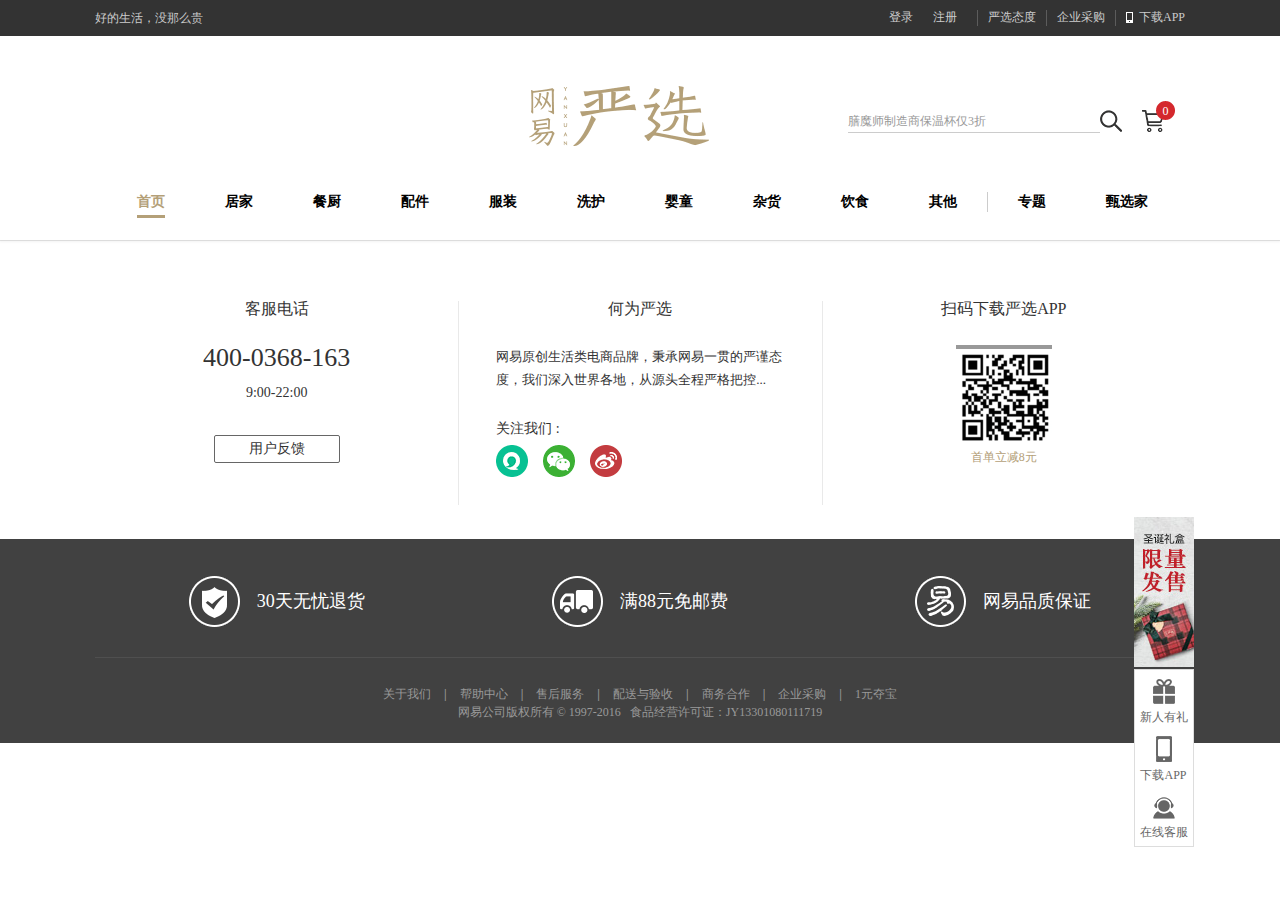
<file: wh1607程凯/yanxuan/commond.html>
<!DOCTYPE html>
<html class="js rgba opacity cssanimations borderradius boxshadow csstransitions csstransforms textshadow">
<head>
	<meta charset="UTF-8">
	<title>网易严选 - 以严谨的态度，为中国消费者甄选天下优品</title>
	<link rel="stylesheet" href="./css/style.css" type="text/css">		
<script type="text/javascript" src="js/jquery-1.12.2.min.js"></script>
<script type="text/javascript" src="js/index_js.js"></script>	
</head>
	<body>
		<!-- 头部 -->
<header class="g-hd" id="gTopbar">
	<!-- 顶部导航 -->
	<div id="j-siteNav" class="m-siteNav">
		<div class="g-row">
			<p class="declare">好的生活，没那么贵</p>
			<div class="right">
				<a class="login j-topLogin" href="">登录</a>
				<a class="register j-topRegister" href="">注册</a>
				<div class="split"></div>
				<a class="attitude">严选态度</a>
				<div class="split"></div>
				<a class="attitude">企业采购</a>
				<div class="split"></div>
				<div class="m-dropdown m-hdAppDownload">
					<a class="trigger j-downloadlink"  >	
						<span class="txt">下载APP</span>
						<i class="icon w-icon-normal icon-normal-phone-app"></i>
					</a>
					<div class="bd ">
						<div class="wrap ">
							<div class="QRcode j-qrcode ">
								<img src="./img/1.png"/>
							</div>						
							<span class="txt ">扫码下载 首单立减8元</span>
						</div>
					</div>
				</div>
			</div>
		</div>
	</div>
	<div id="js-funcTabWrap " style="height: 204px; ">
		<div id="js-funcTab" class="m-funcTab">
			<div class="g-row ">
				<a class="j-tab-logo tab-logo" title="网易严选 "></a>
				<div class="tab-inner ">
					<!-- 输入搜索框 -->
						<div class="m-search ">
							<a class="w-button-cart j-button-cart " >
								<i class="w-icon-normal icon-normal-blackcart"></i>
								<i class="w-icon-normal icon-normal-badge j-cart-num">0</i>
							</a>
							<div class="m-searchInput " id="j-search ">
								<div class=" w-button-search j-searchButton " >
									<i class="w-icon-normal icon-normal-search "></i>
								</div>
								<input id="topSearchInput" type="text" placeholder="膳魔师制造商保温杯仅3折 " class="w-searchInput j-searchInput " />
				<div id="j-placeholderwarp "></div>
				<div class="m-ppnl f-hide j-searchSuggest ">				
					<div class="ppnl-ct js-ppnl-ct ">
						<div class="js-ppnl-content ">
						</div>
					</div>
				</div>
			</div>
		</div>
					<!-- 菜单导航 -->
						<ul class="tab-nav">
		<li class="nav-item active first ">
					<a class="topLevel " title="首页 " href=" ">首页</a>
				</li>
		<li class="j-nav-item nav-item ">
					<a class="topLevel " href=" " title="居家 ">居家</a>
					<div class="j-nav-dropdown nav-dropdown " style="display: none; ">
						<div class="j-nav-cateCard nav-cateCard " style="width: 1423px; left: -711.5px; ">
							<ul class="card-list topnav1"></ul>
						</div>
					</div>
				</li>
		<li class="j-nav-item nav-item ">
			<a class="topLevel ">餐厨</a>
			<div class="j-nav-dropdown nav-dropdown " style="display: none; ">
			<div class="j-nav-cateCard nav-cateCard " style="width: 1423px; left: -711.5px; ">
			<ul class="card-list topnav2"></ul>
		</div>
		</div>
		</li>
		<li class="j-nav-item nav-item ">		
		<a class="topLevel " href=" " title="配件 ">配件</a>
		<div class="j-nav-dropdown nav-dropdown " style="display: none; ">
		<div class="j-nav-cateCard nav-cateCard " style="width: 1423px; left: -711.5px; ">
		<ul class="card-list topnav3"></ul>
		</div>
		</div>
		</li>
		<li class="j-nav-item nav-item ">
		<a class="topLevel " >服装</a>
		<div class="j-nav-dropdown nav-dropdown " style="display: none; ">
		<div class="j-nav-cateCard nav-cateCard " style="width: 1423px; left: -711.5px; ">
		<ul class="card-list topnav4"></ul>
		</div>
		</div>
		</li>
		<li class="j-nav-item nav-item ">
		<a class="topLevel " href="h " title="洗护 ">洗护</a>
		<div class="j-nav-dropdown nav-dropdown ">
		<div class="j-nav-cateCard nav-cateCard " style="width: 1423px; left: -711.5px; ">
		<ul class="card-list topnav5"></ul>
		</div>
		</div>
		</li>
		<li class="j-nav-item nav-item ">
		<a class="topLevel " >婴童</a>
		<div class="j-nav-dropdown nav-dropdown " style="display: none; ">
		<div class="j-nav-cateCard nav-cateCard " style="width: 1423px; left: -711.5px; ">
		<ul class="card-list topnav6"></ul>
		</div>
		</div>
		</li>
		<li class="j-nav-item nav-item ">
		<a class="topLevel " >杂货</a>
		<div class="j-nav-dropdown nav-dropdown " style="display: none; ">
		<div class="j-nav-cateCard nav-cateCard " style="width: 1423px; left: -711.5px; ">
		<ul class="card-list topnav7"></ul>
		</div>
		</div>
		</li>
		<li class="j-nav-item nav-item ">
		<a class="topLevel ">饮食</a>

		<div class="j-nav-dropdown nav-dropdown " style="display: none; ">
		<div class="j-nav-cateCard nav-cateCard " style="width: 1423px; left: -711.5px; ">
		<ul class="card-list topnav8"></ul>
		</div>
		</div>
		</li>
		<li class="j-nav-item nav-item ">
		<a class="topLevel " >其他</a>


		<div class="j-nav-dropdown nav-dropdown " style="display: none; ">
		<div class="j-nav-cateCard nav-cateCard " style="width: 1423px; left: -711.5px; ">
		<ul class="card-list topnav9"></ul>
				</div>
			</div>
		</li>
			<li class="split fixed-hide "></li>
			<li class="nav-item fixed-hide "><a class="topLevel " >专题</a></li>
			<li class="nav-item fixed-hide last "><a class="topLevel " >甄选家</a></li>
		</ul>
					<!-- 购物车图标 -->
					<a class="w-cart j-cart " >
						<i class="w-icon-normal icon-normal-blackcart "></i>
						<i class="w-icon-normal icon-normal-badge j-cart-num j-cart-num2 ">0</i>
					</a>
					
				</div>
					<div class="notLogin ">
						<a class="login j-topLogin " >登录</a>
						<a class="register j-topRegister" >注册</a>
					</div>
			</div>
		</div>
	</div>
</header>	




<footer class="g-ft ">
<div class="m-ft1 ">
<div class="g-row ">
<div class="item "><div class="m-serviceTel ">
<h4 class="hd ">客服电话</h4>
<p class="phone ">400-0368-163</p>
<p class="datetime ">9:00-22:00</p>
<a id="j-feedback " class="w-button btn feedbackBtn " href="javascript:; ">用户反馈</a>
</div>
</div>
<div class="item ">
<div class="m-whatIsYX ">
<h4 class="hd ">何为严选</h4>
<p class="desc ">网易原创生活类电商品牌，秉承网易一贯的严谨态度，我们深入世界各地，从源头全程严格把控...</p>
<div class="m-followUs ">
	<p class="title ">关注我们&nbsp;:</p>
<div class="m-focusList ">
	<div class="m-dropdown m-dropdown-2d f-left ">
		<i class="w-icon-normal icon-normal-yixin "></i>
		<div class="bd "><div class="wrap "><img src="./img/0a2.png " ></div></div>					
	</div>
	<div class="m-dropdown m-dropdown-2d f-left ">
		<i class="w-icon-normal icon-normal-weixin "></i>
		<div class="bd ">
			<div class="wrap "><img src="./img/0a3.png " ></div>
		</div>
	</div>
	<a class="f-left " ><i class="w-icon-normal icon-normal-weibo "></i></a>
</div>
</div>
</div>
</div>
<div class="item "><div class="m-ftAppDownload ">
<h4 class="hd ">扫码下载严选APP</h4>
<div class="m-qrcode j-qrcode "><img src="./img/aa.png " /></div>
<div class="tip ">首单立减8元</div>
</div>
</div>
</div>
</div>
<div class="m-ft2 ">
<div class="g-row ">
<ul class="m-siteEnsure ">
<li class="item ">
	<div class="inner "><i class="icon w-icon-normal icon-normal-ft1 "></i><p class="text ">30天无忧退货</p></div>
</li>
<li class="item ">
	<div class="inner "><i class="icon w-icon-normal icon-normal-ft2 "></i><p class="text ">满88元免邮费</p></div>
</li>
<li class="item ">
	<div class="inner "><i class="icon w-icon-normal icon-normal-ft3 "></i><p class="text ">网易品质保证</p></div>
</li>
</ul>
<hr>
<div class="m-siteInfo ">
<nav class="nav ">
	<a class="text ">关于我们</a>
	<b class="split ">|</b>
	<a class="text " >帮助中心</a>
	<b class="split ">|</b>
	<a class="text " >售后服务</a>
	<b class="split ">|</b>
	<a class="text " >配送与验收</a>
	<b class="split ">|</b>
	<a class="text " >商务合作</a>
	<b class="split ">|</b>
	<a class="text " >企业采购</a>
	<b class="split ">|</b>
	<a class="text ">1元夺宝</a>
</nav>
<p class="copyright ">网易公司版权所有 © 1997-2016 &nbsp; 食品经营许可证：JY13301080111719</p>
</div>
</div>
</div>
<div id="js-fixedtool " class="m-fixedtool-newuser" style="right: 86.5px; display:block; ">
	<a class="activityEntry j-fixedToolActivity " >
		<img class="activityPic " src="./img/0a1.jpg ">
	</a>
	<a class="newuser  j-newuser" style="display:block;">
		<i></i>
		<p class="text ">新人有礼</p>
	</a>
	<a class="download j-downloadlink " >
	<i></i>
	<p class="text ">下载APP</p>
	<div class="qrCode ">
		<div class="img j-qrcode "></div>
		<span class="text ">首单立减8元</span>
	</div>
	</a>
	<div id="js-fixedtoolCustomerService " class="customerService ">
		<i></i>
		<p class="text ">在线客服</p>
	</div>
	<div id="js-fixedtoolGoTop " class="goTop ">
		<i></i>
		<p class="text ">回顶部</p>
	</div>
</div>
</footer>
<!--固定点击-->
</file>
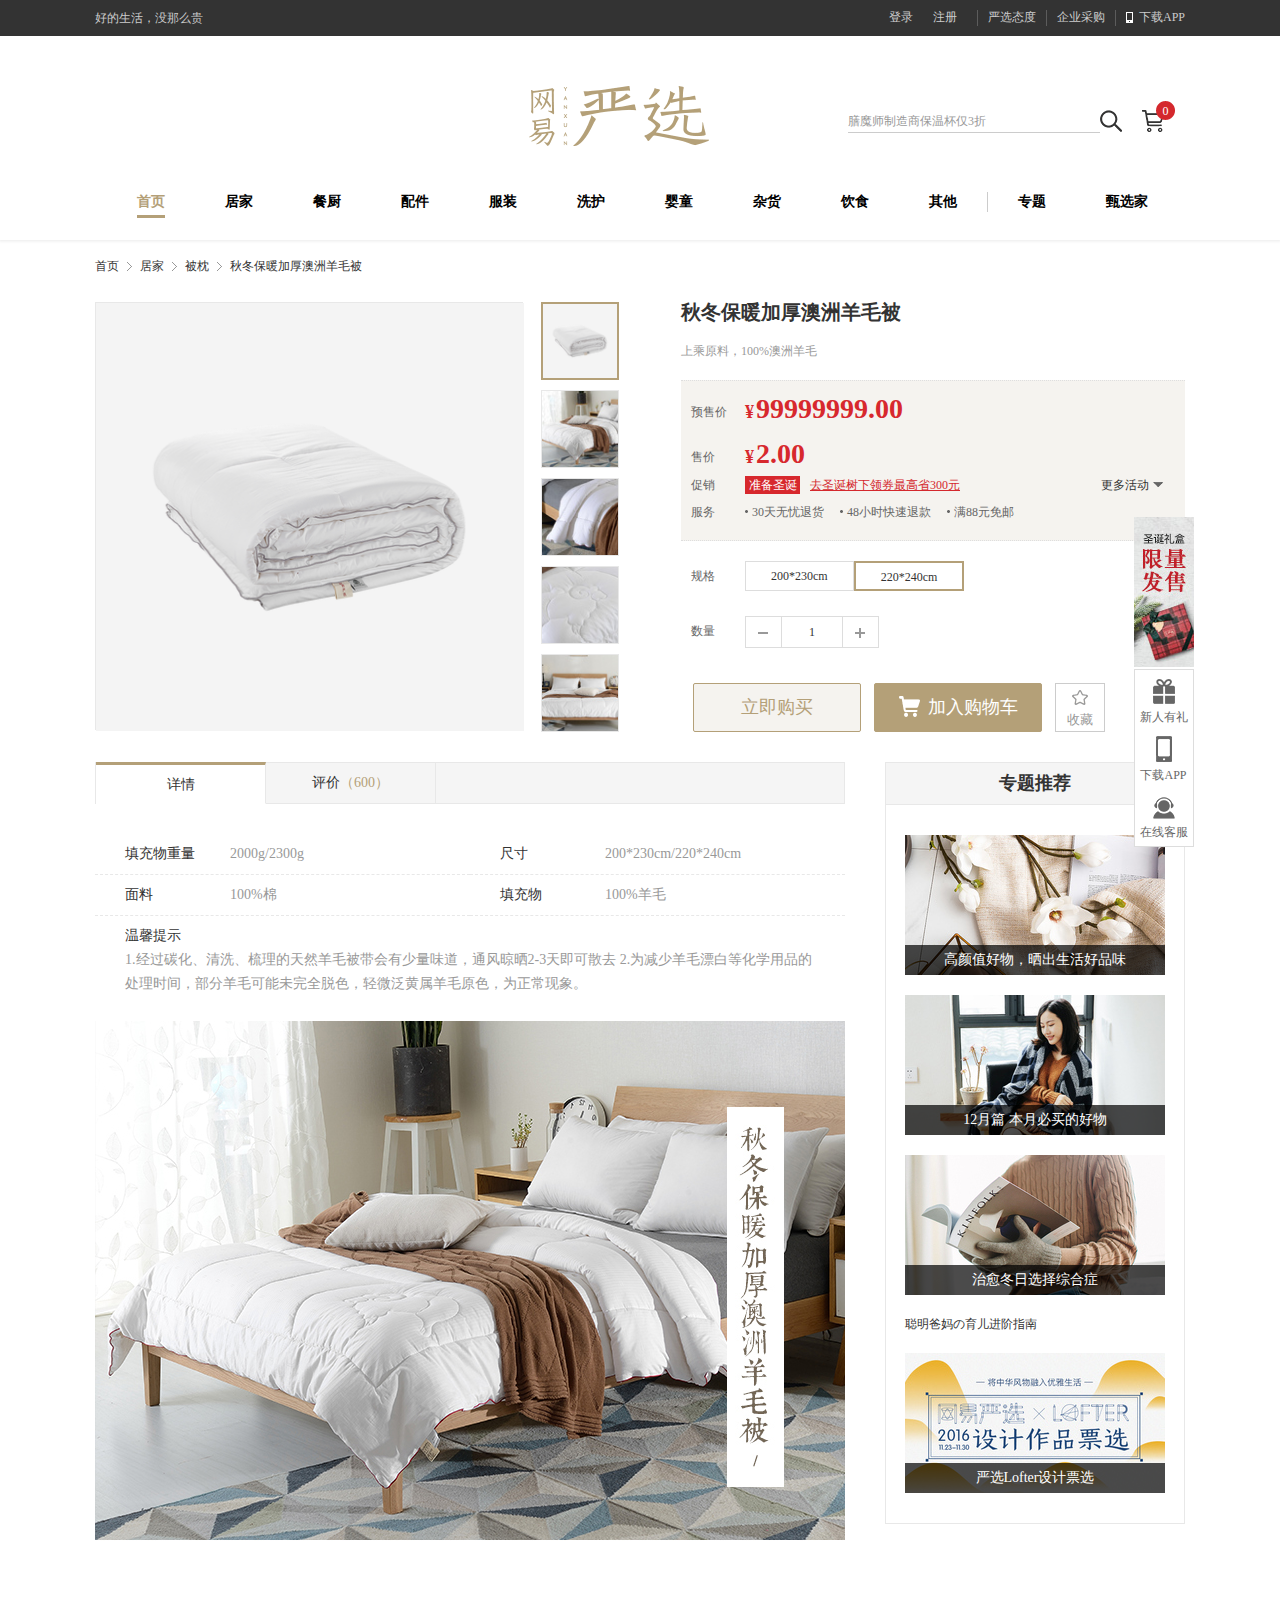
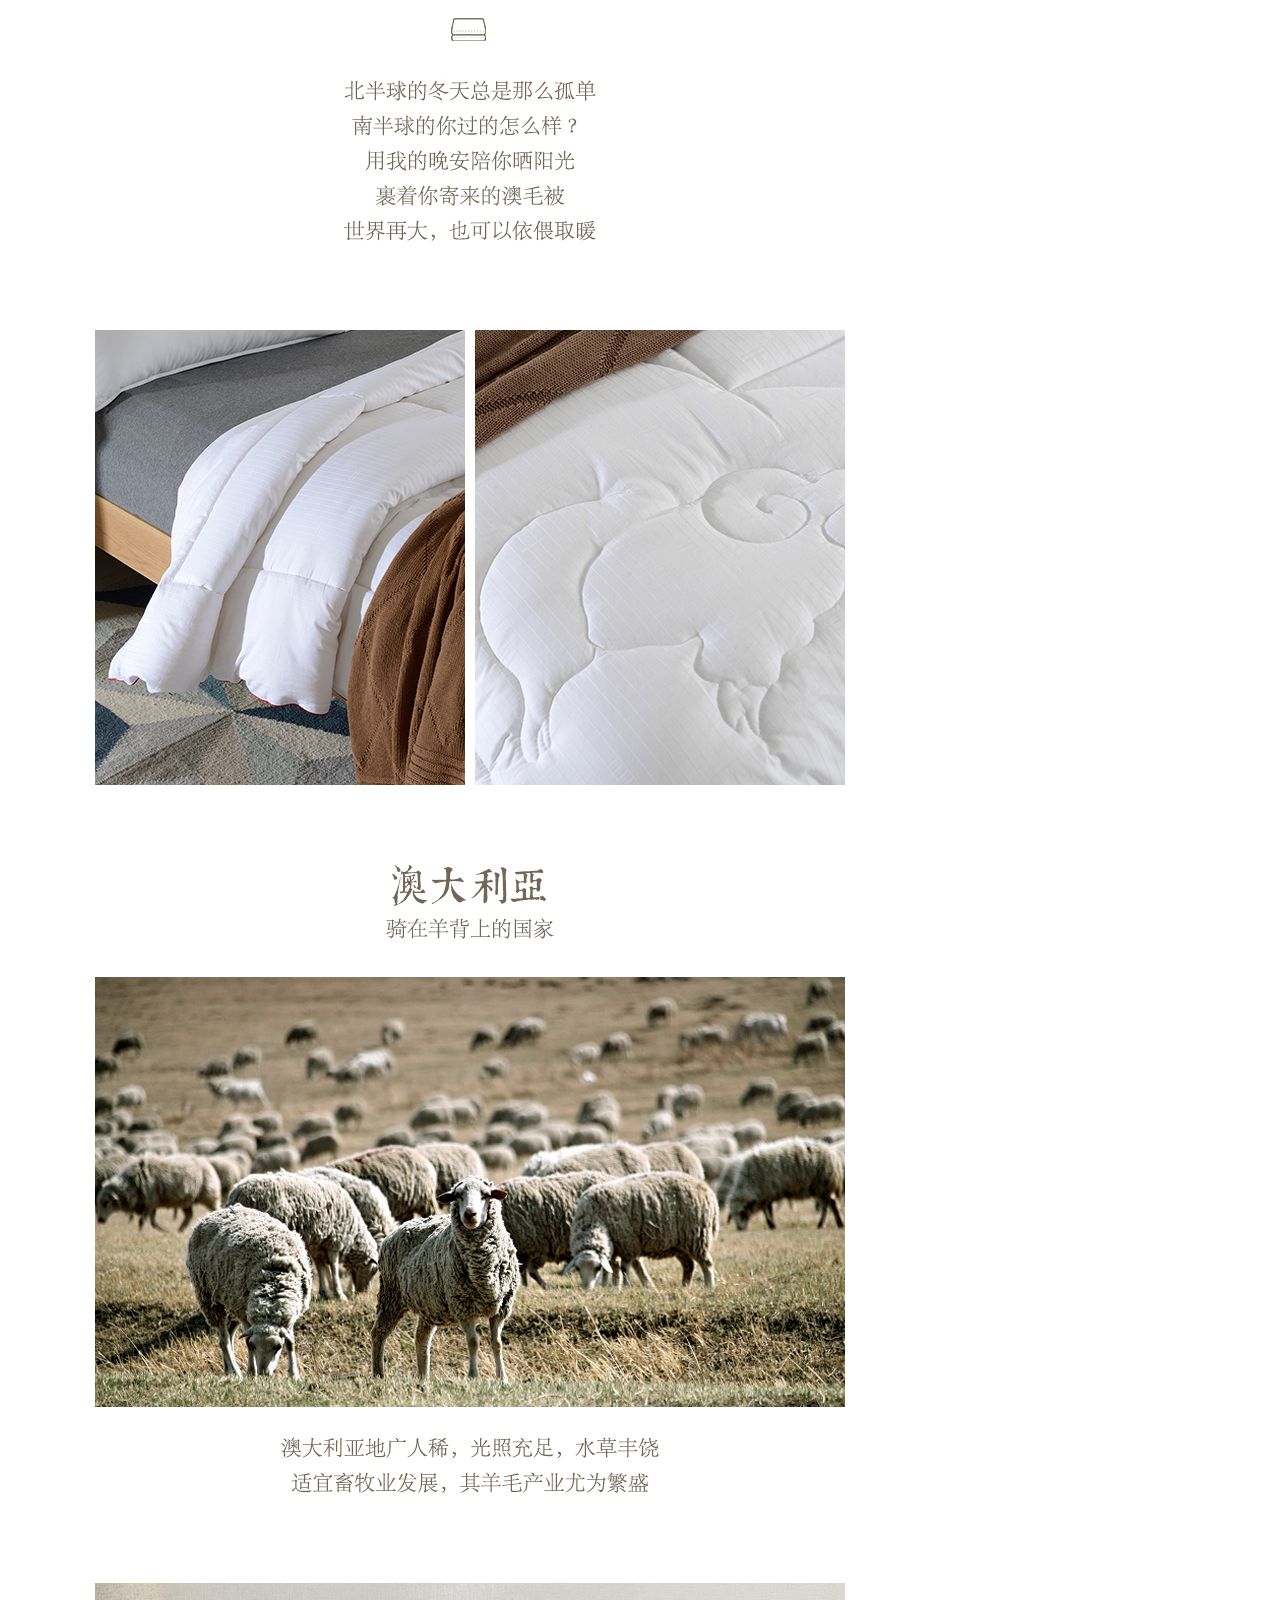
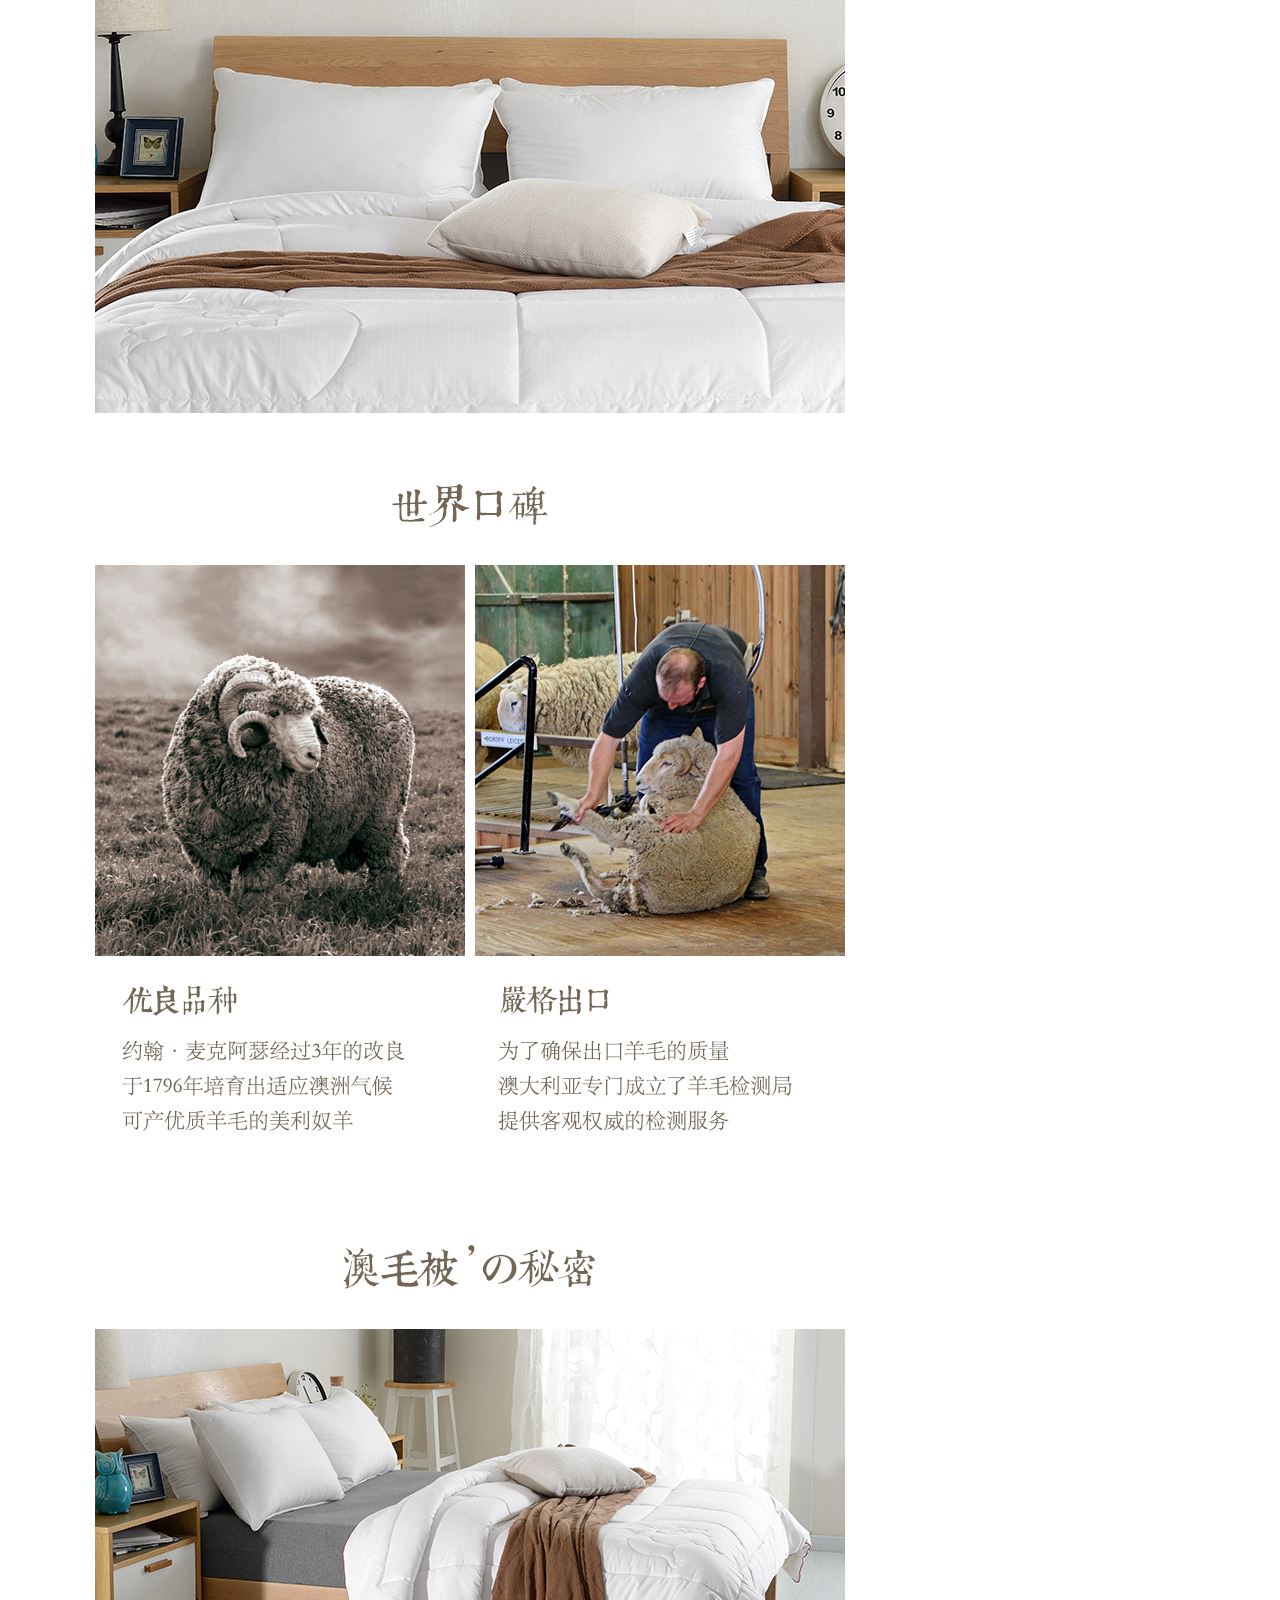
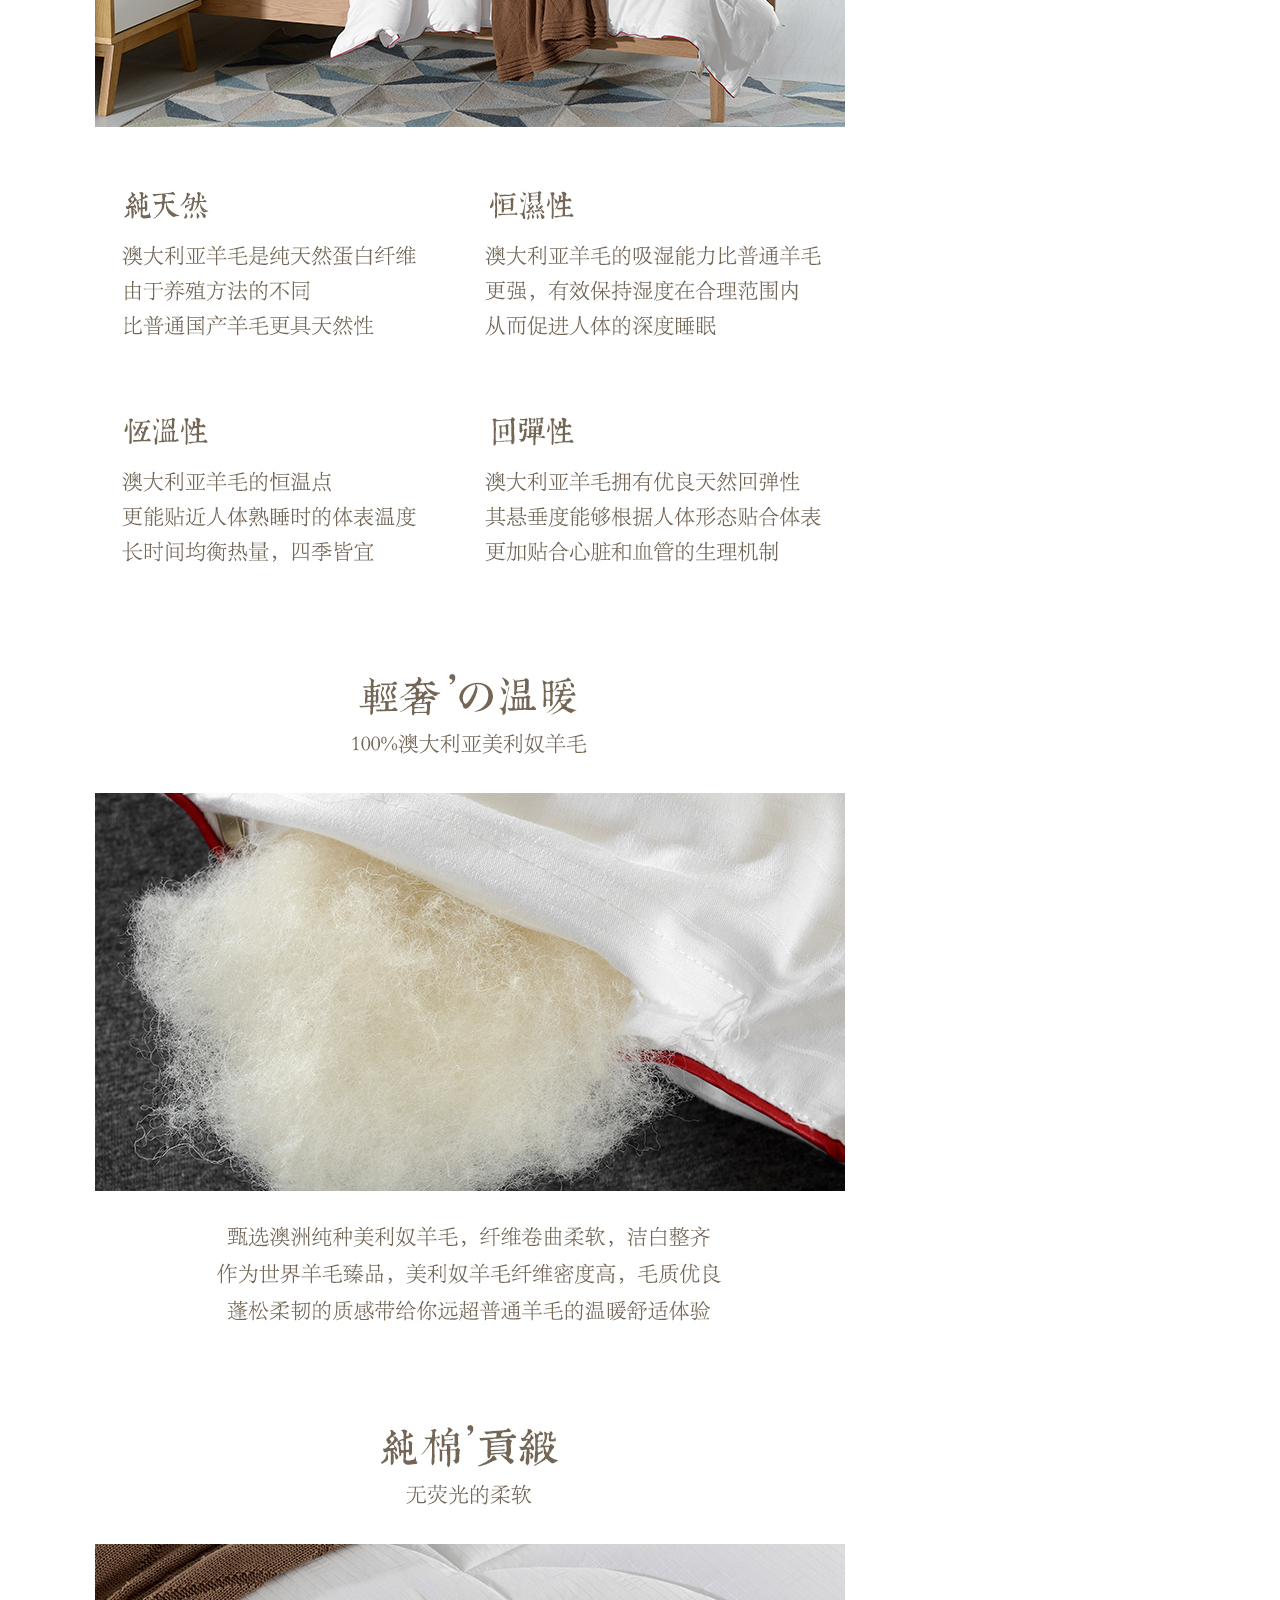
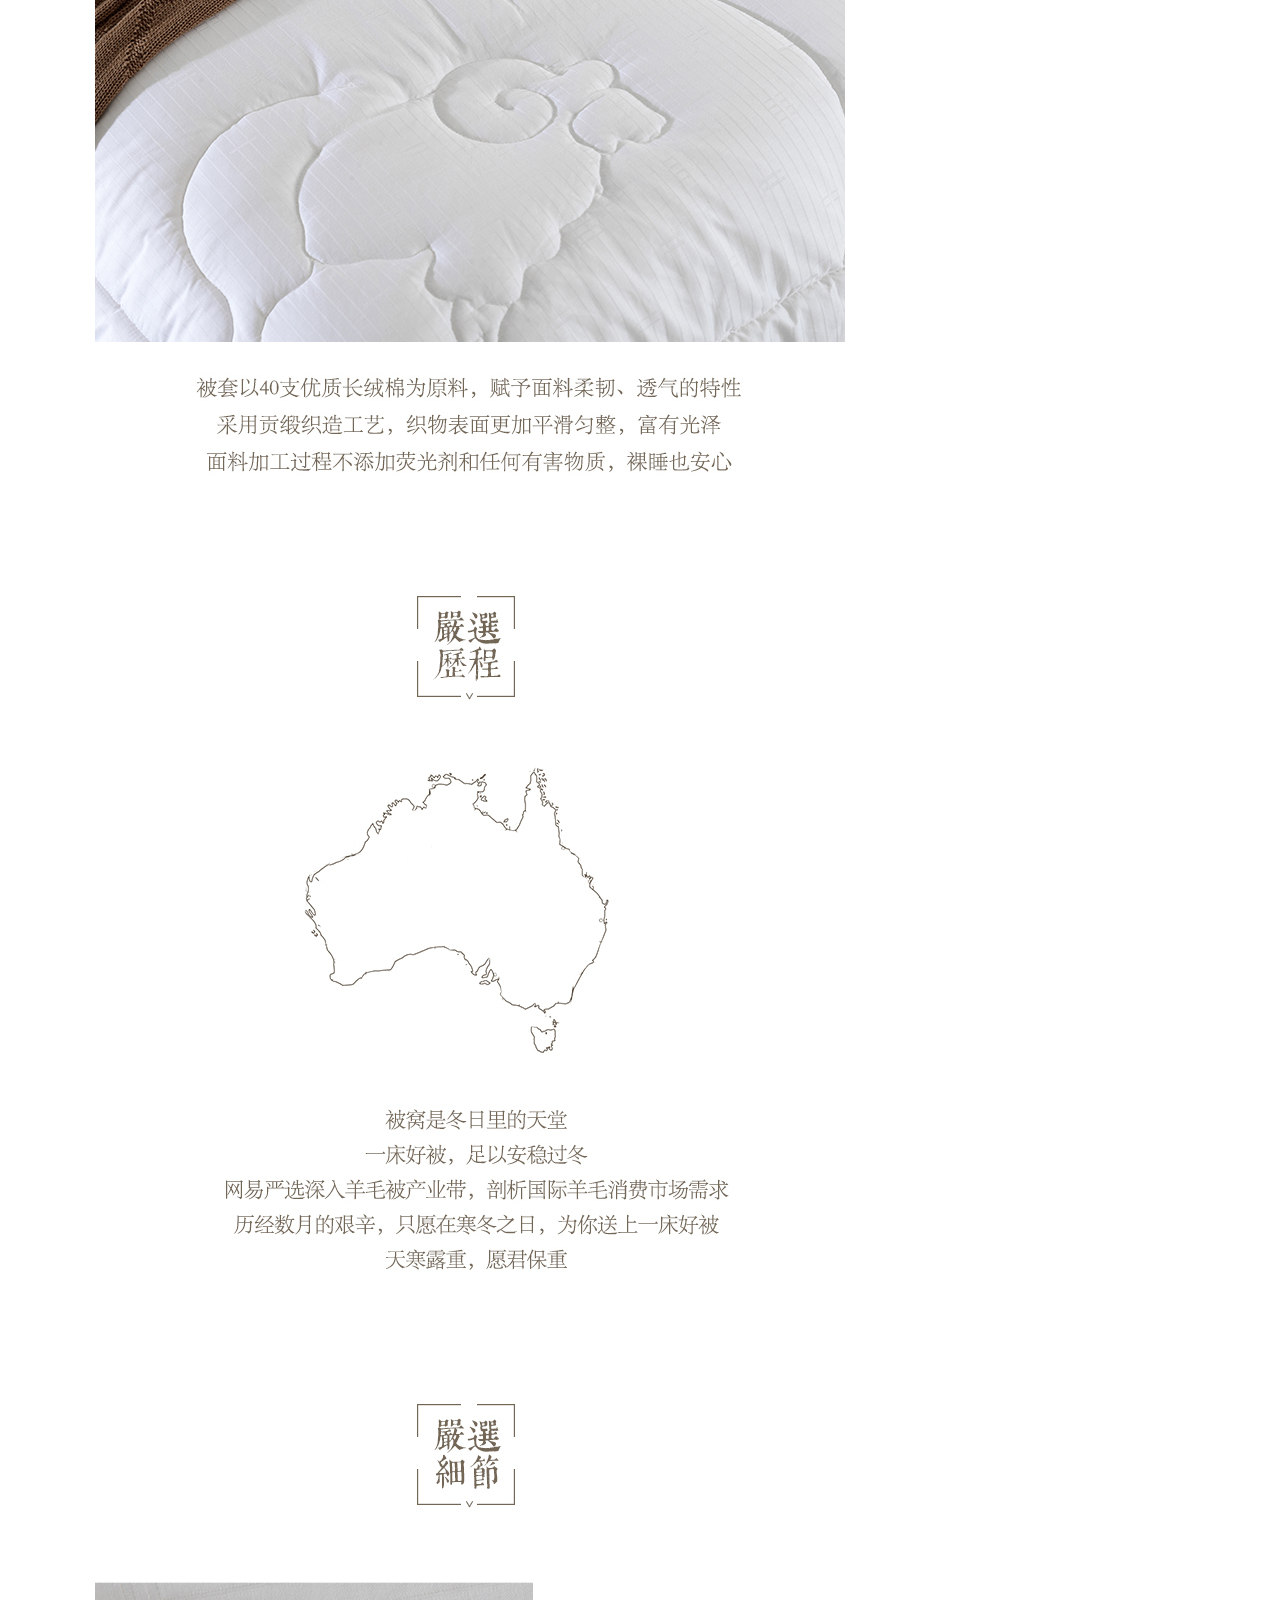
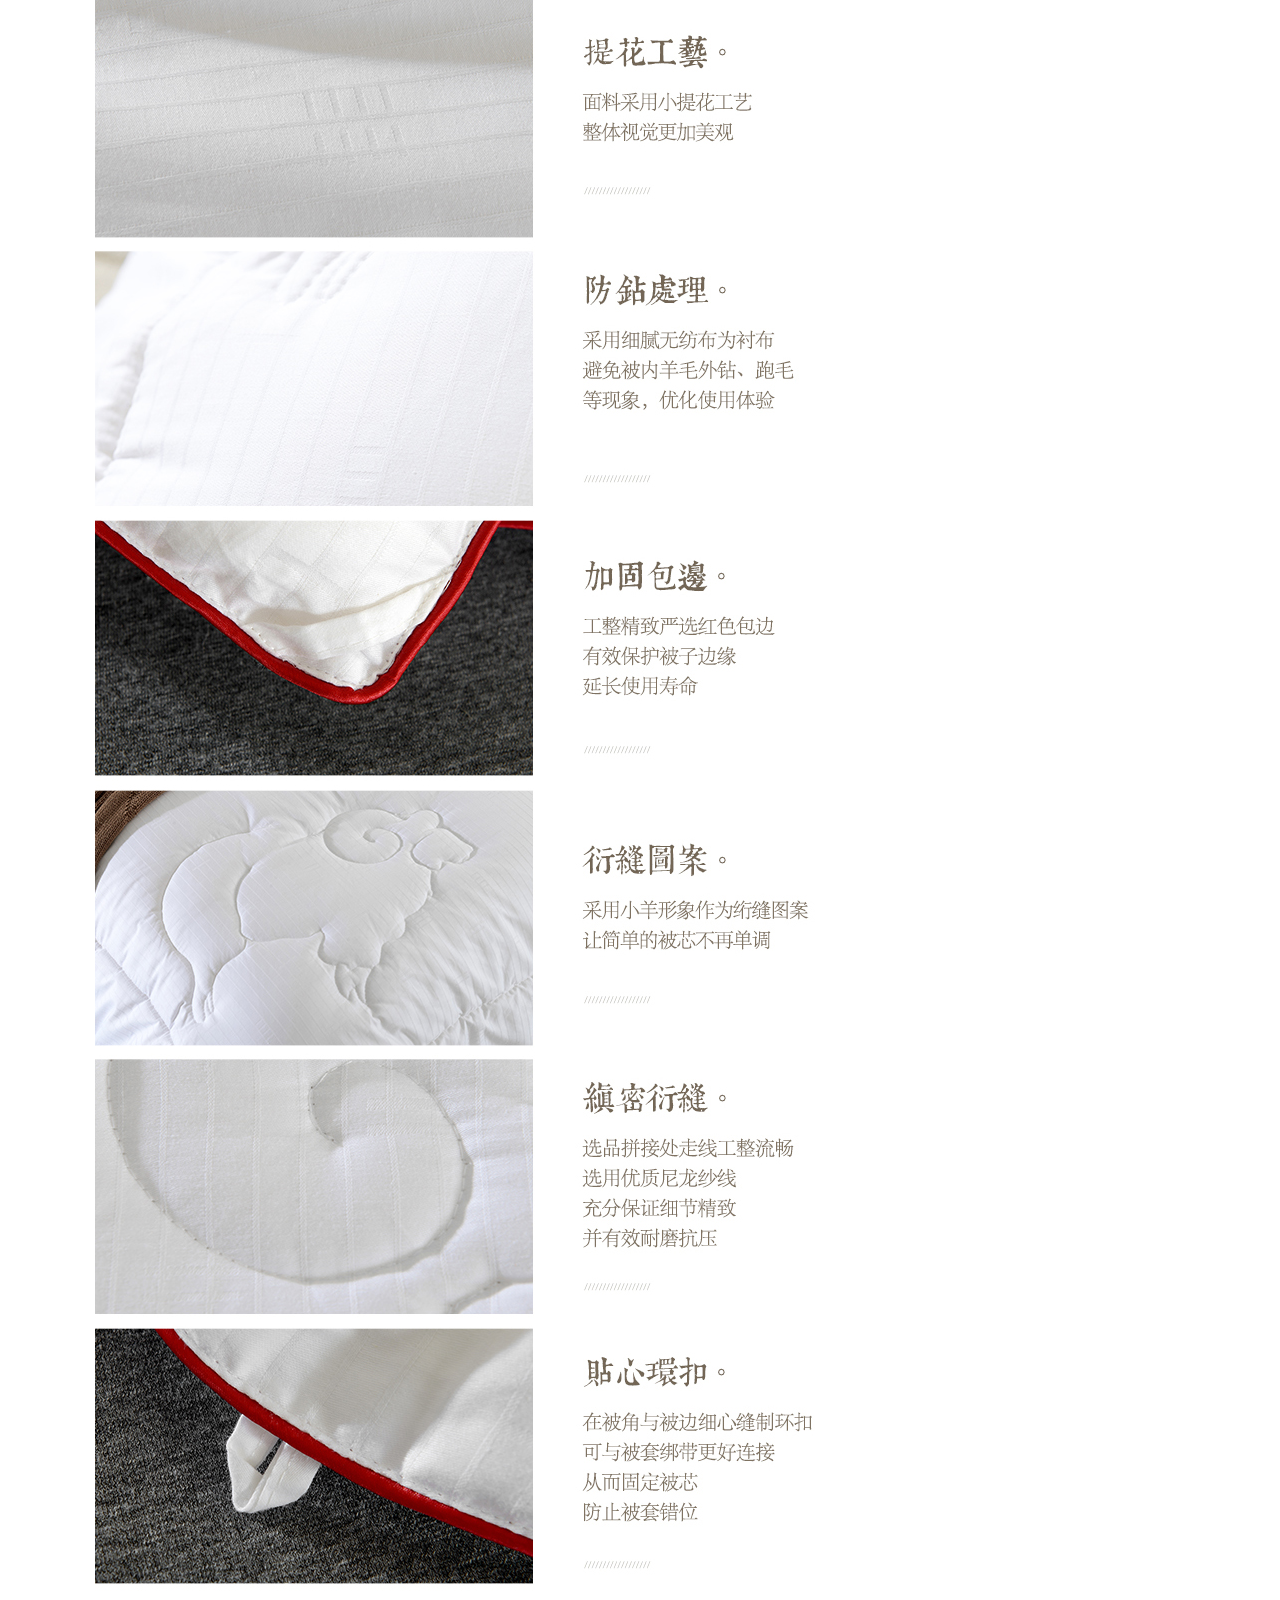
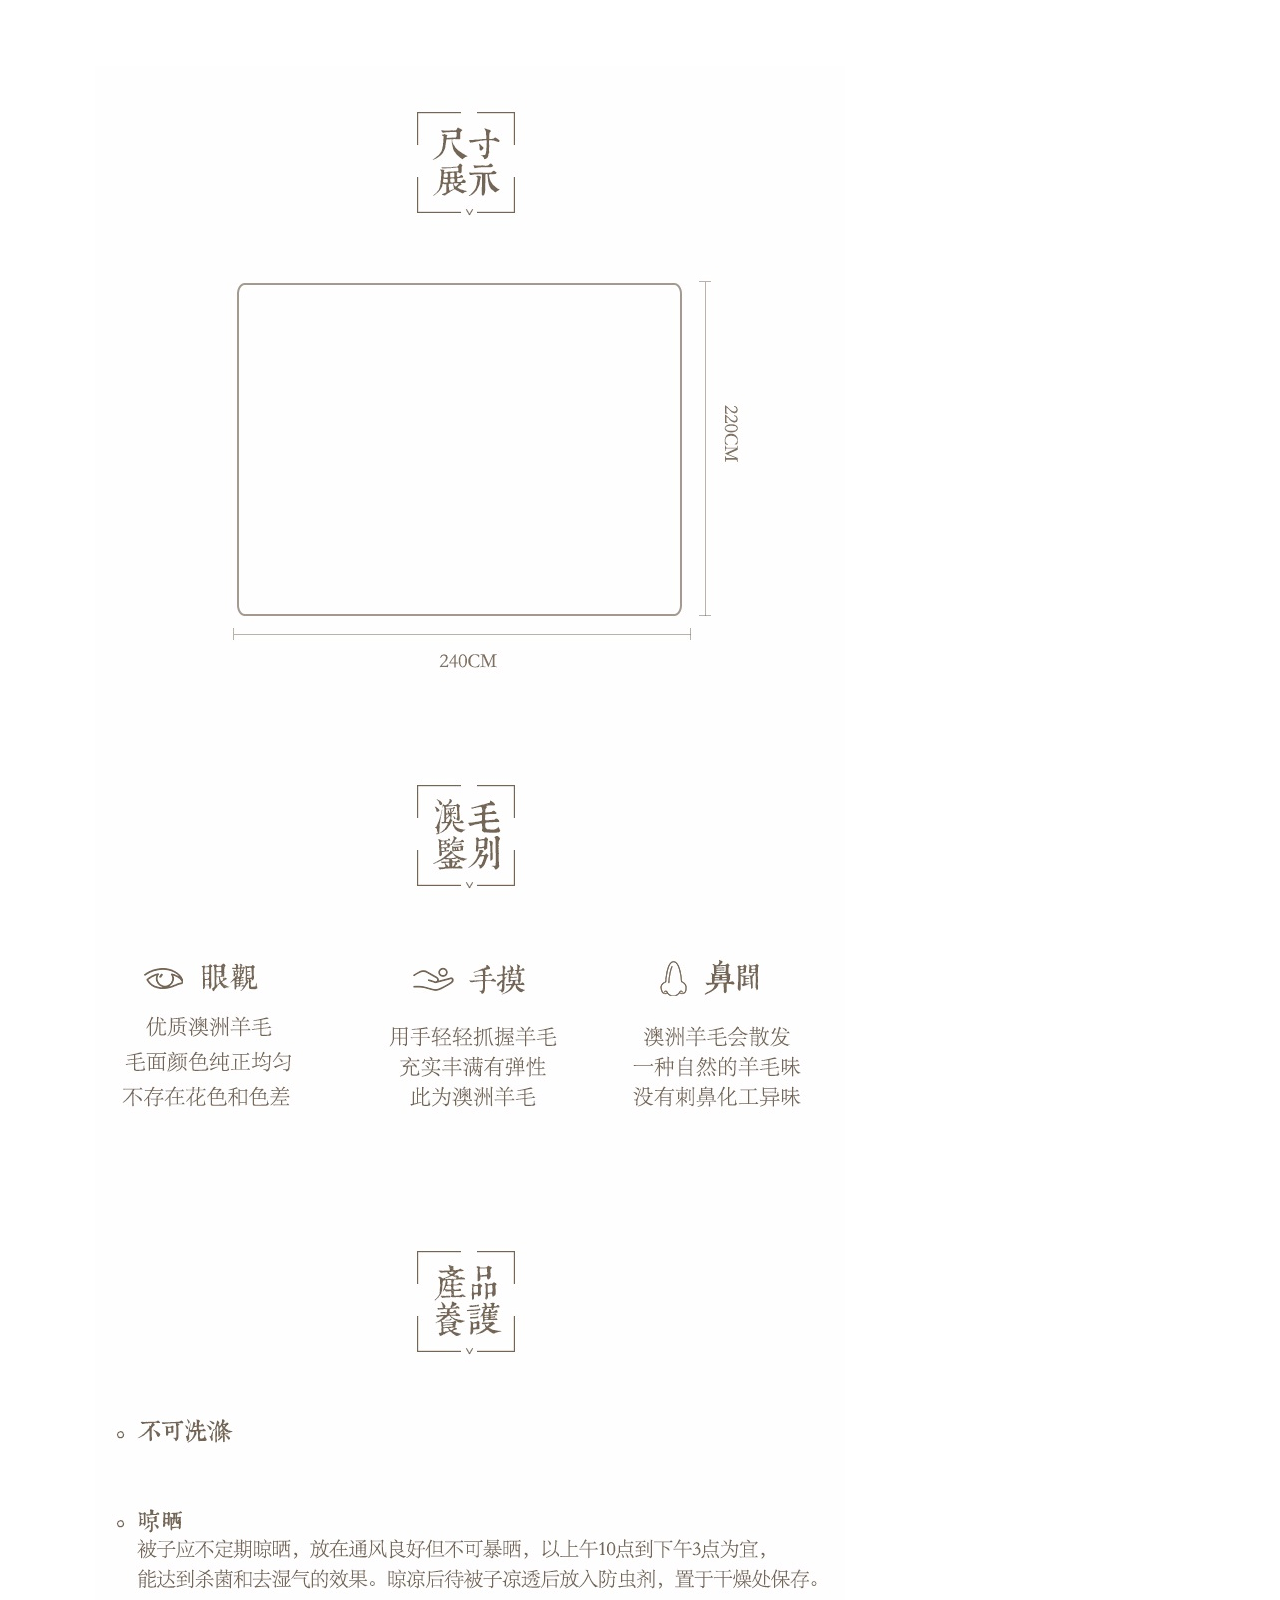
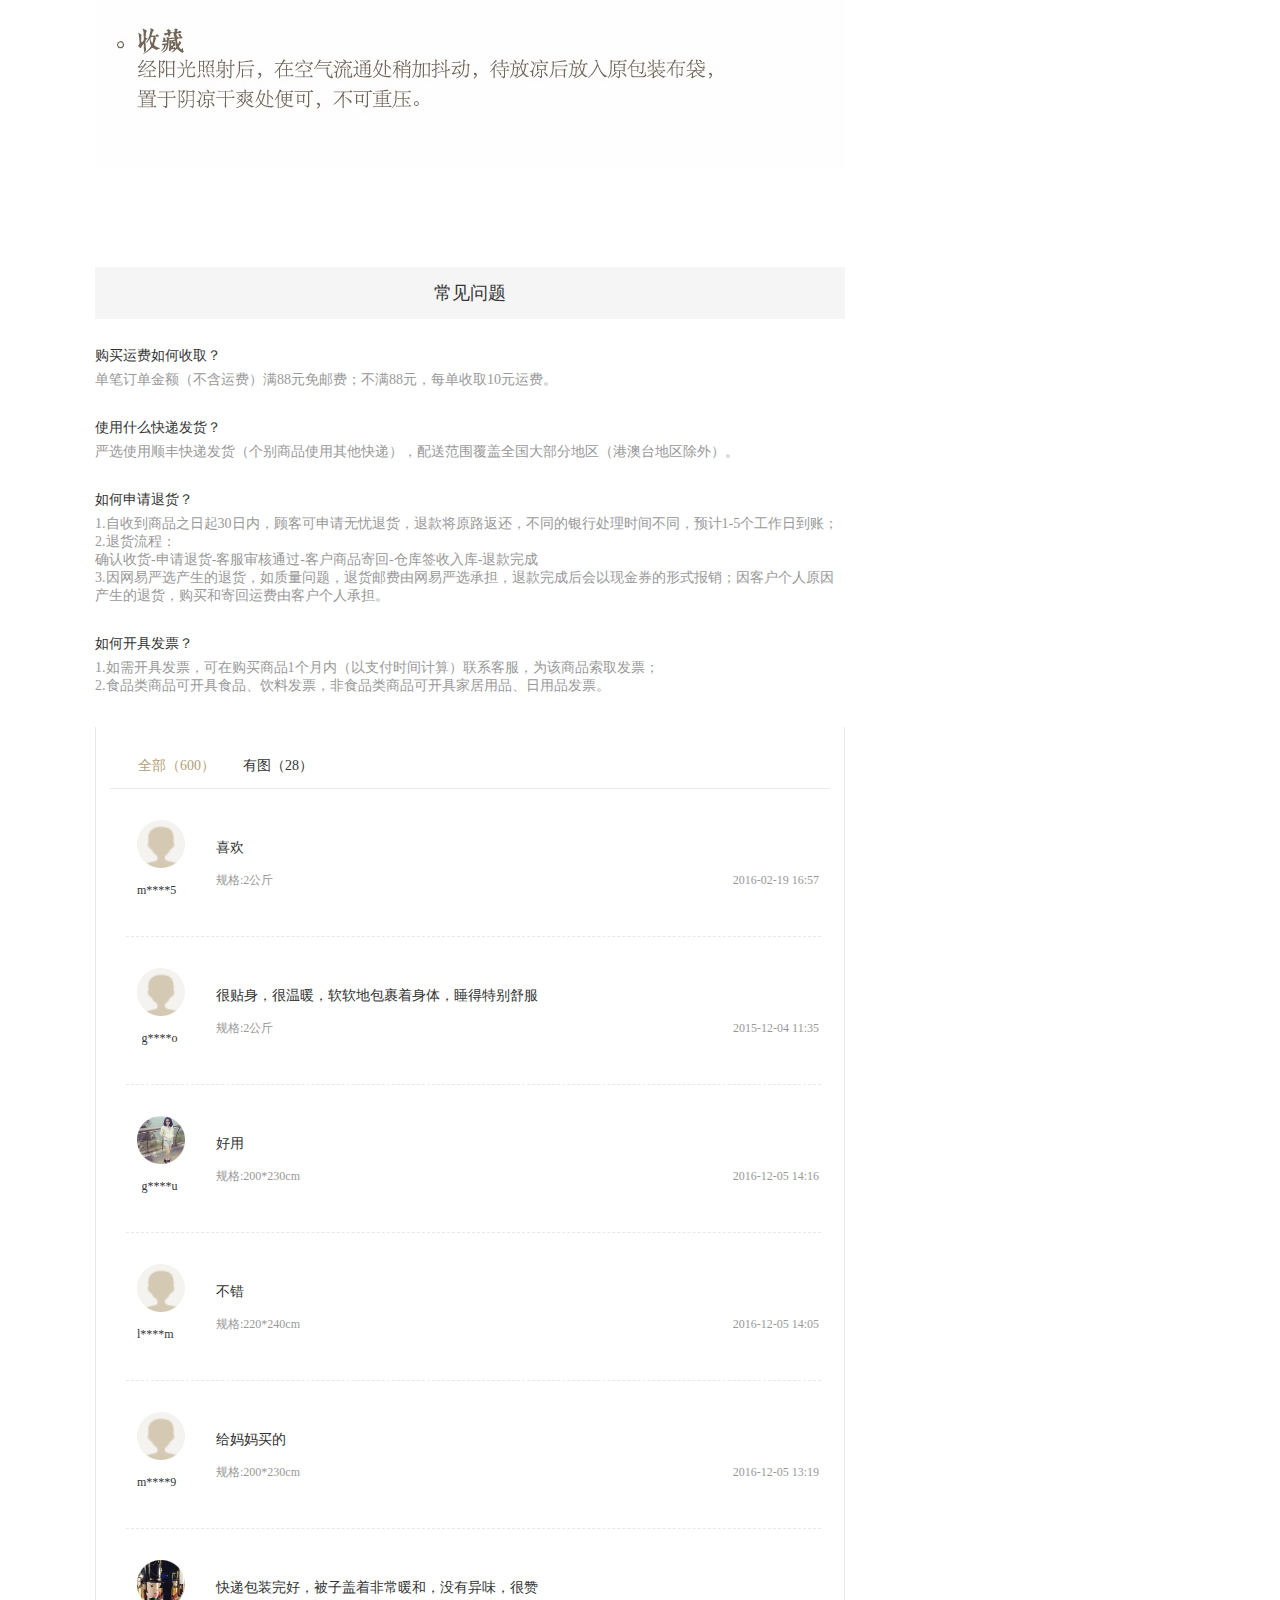
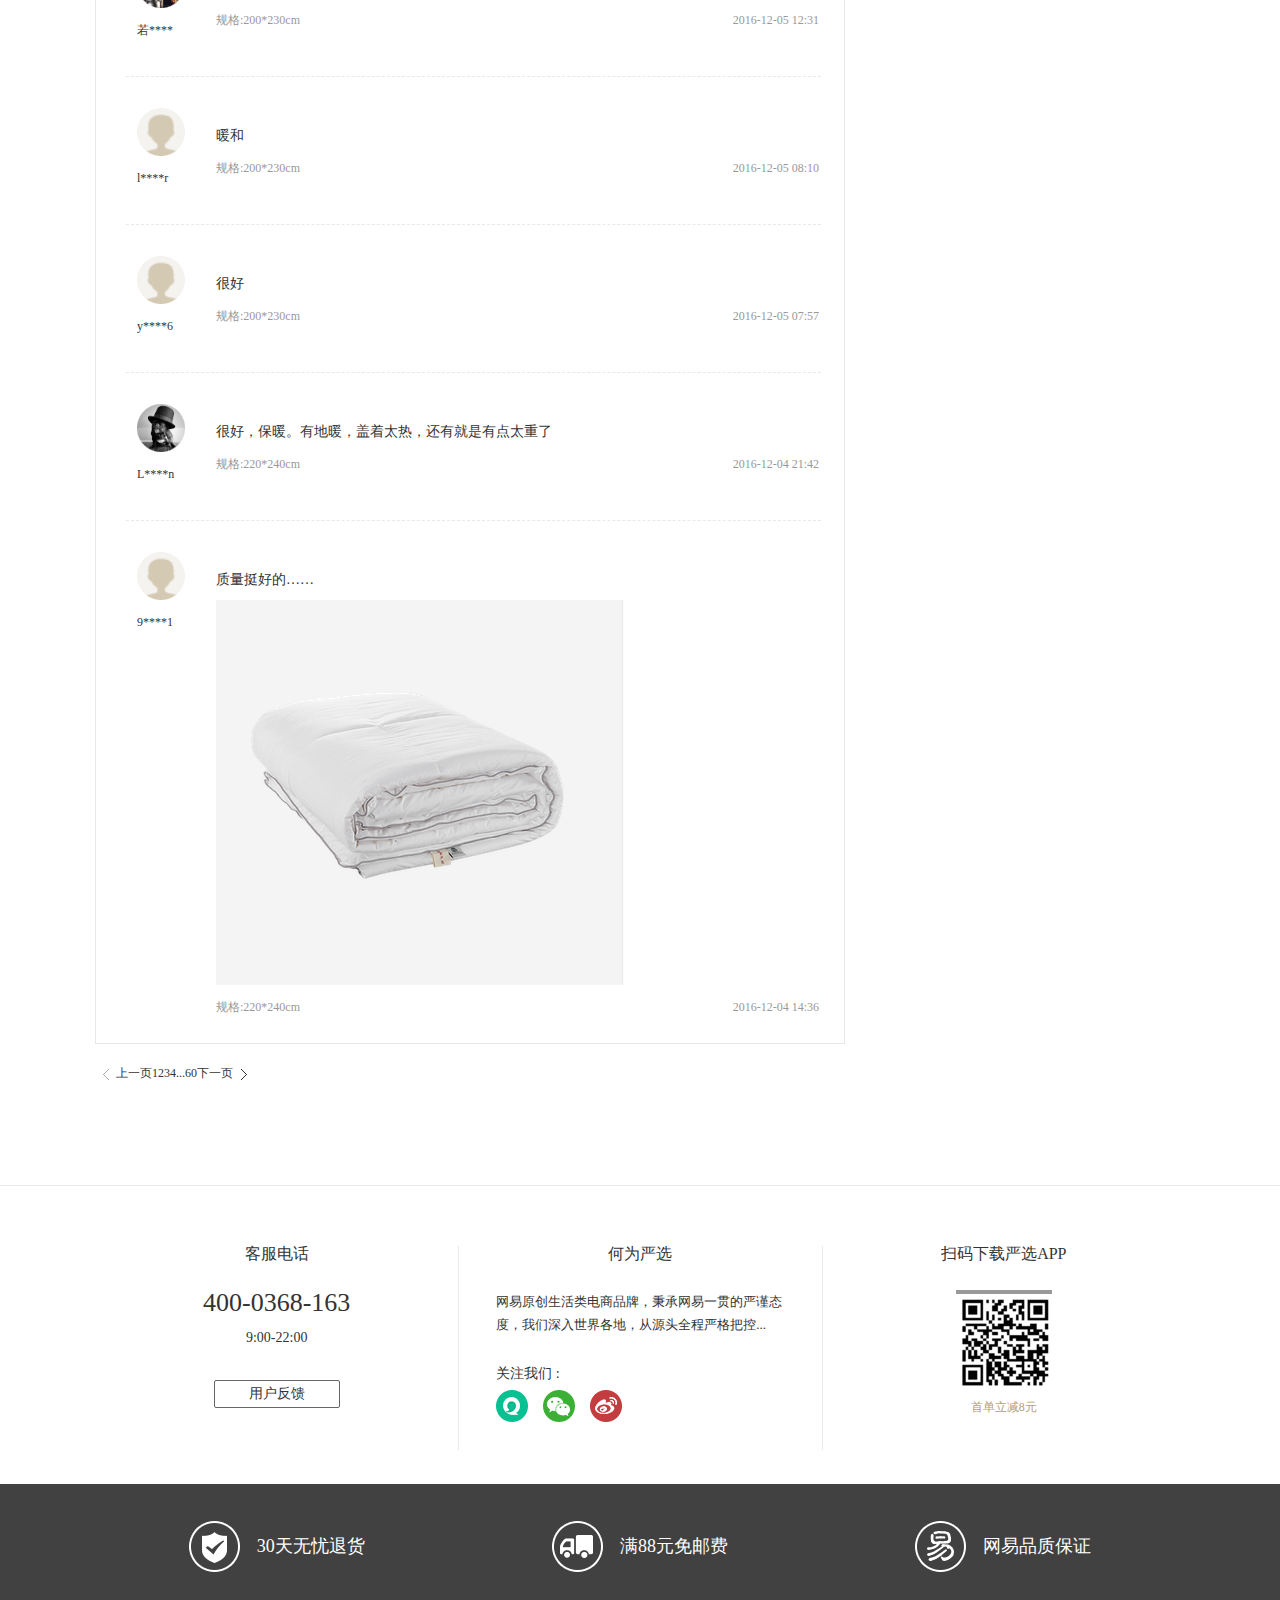
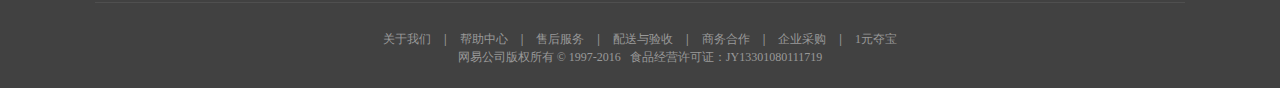
<file: wh1607程凯/yanxuan/gooditem.html>
<!DOCTYPE html>
<html class="js rgba opacity cssanimations borderradius boxshadow csstransitions csstransforms textshadow">
<head>
	<meta charset="UTF-8">
	<title>详情页</title>
	<link rel="stylesheet" href="./css/style.css" type="text/css">
	<link rel="stylesheet" href="./css/detail.css">
<script type="text/javascript" src="js/jquery-1.12.2.min.js"></script>
<script type="text/javascript" src="js/index_js.js"></script>	
</head>
	<body>
		<!-- 头部 -->
<header class="g-hd" id="gTopbar">
	<!-- 顶部导航 -->
	<div id="j-siteNav" class="m-siteNav">
		<div class="g-row">
			<p class="declare">好的生活，没那么贵</p>
			<div class="right">
				<a class="login j-topLogin" href="login.html">登录</a>
				<a class="register j-topRegister" href="register.html">注册</a>
				<div class="split"></div>
				<a class="attitude">严选态度</a>
				<div class="split"></div>
				<a class="attitude">企业采购</a>
				<div class="split"></div>
				<div class="m-dropdown m-hdAppDownload">
					<a class="trigger j-downloadlink"  >	
						<span class="txt">下载APP</span>
						<i class="icon w-icon-normal icon-normal-phone-app"></i>
					</a>
					<div class="bd ">
						<div class="wrap ">
							<div class="QRcode j-qrcode ">
								<img src="./img/1.png"/>
							</div>						
							<span class="txt ">扫码下载 首单立减8元</span>
						</div>
					</div>
				</div>
			</div>
		</div>
	</div>
	<div id="js-funcTabWrap " style="height: 204px; ">
		<div id="js-funcTab" class="m-funcTab">
			<div class="g-row ">
				<a class="j-tab-logo tab-logo" title="网易严选 "></a>
				<div class="tab-inner ">
					<!-- 输入搜索框 -->
						<div class="m-search ">
							<a class="w-button-cart j-button-cart " >
								<i class="w-icon-normal icon-normal-blackcart"></i>
								<i class="w-icon-normal icon-normal-badge j-cart-num">0</i>
							</a>
							<div class="m-searchInput " id="j-search ">
								<div class=" w-button-search j-searchButton " >
									<i class="w-icon-normal icon-normal-search "></i>
								</div>
								<input id="topSearchInput" type="text" placeholder="膳魔师制造商保温杯仅3折 " class="w-searchInput j-searchInput " />
				<div id="j-placeholderwarp "></div>
				<div class="m-ppnl f-hide j-searchSuggest ">				
					<div class="ppnl-ct js-ppnl-ct ">
						<div class="js-ppnl-content ">
						</div>
					</div>
				</div>
			</div>
		</div>
					<!-- 菜单导航 -->
						<ul class="tab-nav">
		<li class="nav-item active first ">
					<a class="topLevel " title="首页 " href="index.html ">首页</a>
				</li>
		<li class="j-nav-item nav-item ">
					<a class="topLevel " href="listgood.html " title="居家 ">居家</a>
					<div class="j-nav-dropdown nav-dropdown " style="display: none; ">
						<div class="j-nav-cateCard nav-cateCard " style="width: 1423px; left: -711.5px; ">
							<ul class="card-list topnav1"></ul>
						</div>
					</div>
				</li>
		<li class="j-nav-item nav-item ">
			<a class="topLevel ">餐厨</a>
			<div class="j-nav-dropdown nav-dropdown " style="display: none; ">
			<div class="j-nav-cateCard nav-cateCard " style="width: 1423px; left: -711.5px; ">
			<ul class="card-list topnav2"></ul>
		</div>
		</div>
		</li>
		<li class="j-nav-item nav-item ">		
		<a class="topLevel " href=" " title="配件 ">配件</a>
		<div class="j-nav-dropdown nav-dropdown " style="display: none; ">
		<div class="j-nav-cateCard nav-cateCard " style="width: 1423px; left: -711.5px; ">
		<ul class="card-list topnav3"></ul>
		</div>
		</div>
		</li>
		<li class="j-nav-item nav-item ">
		<a class="topLevel " >服装</a>
		<div class="j-nav-dropdown nav-dropdown " style="display: none; ">
		<div class="j-nav-cateCard nav-cateCard " style="width: 1423px; left: -711.5px; ">
		<ul class="card-list topnav4"></ul>
		</div>
		</div>
		</li>
		<li class="j-nav-item nav-item ">
		<a class="topLevel " href="h " title="洗护 ">洗护</a>
		<div class="j-nav-dropdown nav-dropdown ">
		<div class="j-nav-cateCard nav-cateCard " style="width: 1423px; left: -711.5px; ">
		<ul class="card-list topnav5"></ul>
		</div>
		</div>
		</li>
		<li class="j-nav-item nav-item ">
		<a class="topLevel " >婴童</a>
		<div class="j-nav-dropdown nav-dropdown " style="display: none; ">
		<div class="j-nav-cateCard nav-cateCard " style="width: 1423px; left: -711.5px; ">
		<ul class="card-list topnav6"></ul>
		</div>
		</div>
		</li>
		<li class="j-nav-item nav-item ">
		<a class="topLevel " >杂货</a>
		<div class="j-nav-dropdown nav-dropdown " style="display: none; ">
		<div class="j-nav-cateCard nav-cateCard " style="width: 1423px; left: -711.5px; ">
		<ul class="card-list topnav7"></ul>
		</div>
		</div>
		</li>
		<li class="j-nav-item nav-item ">
		<a class="topLevel ">饮食</a>

		<div class="j-nav-dropdown nav-dropdown " style="display: none; ">
		<div class="j-nav-cateCard nav-cateCard " style="width: 1423px; left: -711.5px; ">
		<ul class="card-list topnav8"></ul>
		</div>
		</div>
		</li>
		<li class="j-nav-item nav-item ">
		<a class="topLevel " >其他</a>


		<div class="j-nav-dropdown nav-dropdown " style="display: none; ">
		<div class="j-nav-cateCard nav-cateCard " style="width: 1423px; left: -711.5px; ">
		<ul class="card-list topnav9"></ul>
				</div>
			</div>
		</li>
			<li class="split fixed-hide "></li>
			<li class="nav-item fixed-hide "><a class="topLevel " >专题</a></li>
			<li class="nav-item fixed-hide last "><a class="topLevel " >甄选家</a></li>
		</ul>
					<!-- 购物车图标 -->
					<a class="w-cart j-cart " >
						<i class="w-icon-normal icon-normal-blackcart "></i>
						<i class="w-icon-normal icon-normal-badge j-cart-num j-cart-num2 ">0</i>
					</a>
					
				</div>
					<div class="notLogin ">
						<a class="login j-topLogin "href="login.html" >登录</a>
						<a class="register j-topRegister"href="register.html" >注册</a>
					</div>
			</div>
		</div>
	</div>
</header>	
<div class="g-detail">
			<div class="g-bd">
				<div class="m-crumbs">
					<a href="index.html">首页</a>
					<span class="w-icon w-icon-arrow"></span>
					<a >居家</a>
					<span class="w-icon w-icon-arrow"></span>
					<a >被枕</a>
					<span class="w-icon w-icon-arrow"></span>
					<span class="z-cur">秋冬保暖加厚澳洲羊毛被</span>
				</div>
			</div>
			<div class="g-bd">
				<div class="m-detail">
					<div class="detail-top">
						<div class="bigImgShow">
							<img src="./img/good0.png" />
						</div>
						<div class="slide">
							<div class="view">
								<div class="shadow"></div>
								<img class="j-thumb" src="./img/good0.png" >
							</div>
							<div class="list j-sthumbs">
								<ul>
									<li class="z-active">
										<a href="javascript:;"><img src="./img/66425d1ed50b3968fed27c822fdd32e0.png" alt="鼠标悬停切换"></a>
									</li>
									<li class="">
										<a href="javascript:;"><img src="./img/b7e3438c473a296a7e9feecbd4139af5(1).jpg" alt="鼠标悬停切换"></a>
									</li>
									<li class="">
										<a href="javascript:;"><img src="./img/70422011e5a9855a0723c9c08d0cbbb0.jpg" alt="鼠标悬停切换"></a>
									</li>
									<li class="">
										<a href="javascript:;"><img src="./img/f65dbb00aff8b43be02f2c8104208877.jpg" alt="鼠标悬停切换"></a>
									</li>
									<li class="">
										<a href="javascript:;"><img src="./img/85e8575c8e473a2f71054e9e36b1211c.jpg" alt="鼠标悬停切换"></a>
									</li>
								</ul>
							</div>
						</div>
						<div class="info">
							<div class="intro">
								<div class="name">秋冬保暖加厚澳洲羊毛被</div>
								<div class="desc">上乘原料，100%澳洲羊毛</div>
							</div>
							<div class="price u-formctr">
								<div class="field pBox j-preSell f-hide f-cb">
									<span class="label label-1">预售价</span>
									<span class="rp"><span class="rmb">¥</span><span class="num j-preSell-price">99999999.00</span></span>
									
									</span>
								</div>
								<div class="field pBox j-sell f-cb">
									<span class="label label-1">售价</span>
									<span class="rp"><span class="rmb">¥</span><span class="num j-retail-price">2.00</span></span>
								</div>
								<div class="field sale">
									<span class="label label-2">促销</span>
									<a class="firstLink j-huodong" >
										<div class="activityType">准备圣诞</div>去圣诞树下领券最高省300元
									</a>
									<div class="moreList">
										<div class="saleLink">
											<div class="moreBox">
												<a href="javascript:;" class="more">更多活动<i class="w-icon-normal icon-normal-down"></i></a>
											</div>
											<ul class="linkList">
												<li class="lItem">
													<a class="link j-huodong" >
														<span class="activityType activityType-1">准备圣诞</span>去圣诞树下领券最高省300元
													</a>
												</li>
												<li class="lItem">
													<a class="link j-huodong" >
														<span class="activityType activityType-1">准备圣诞</span>订单满129元送圣诞袜免单券
													</a>
												</li>
											</ul>
										</div>
									</div>
									<div style="clear:both"></div>
								</div>
								<div class="field server">
									<span class="label">服务</span>
									<span class="sItem"><i class="w-icon-normal icon-normal-point "></i>30天无忧退货</span>
									<span class="sItem"><i class="w-icon-normal icon-normal-point "></i>48小时快速退款</span>
									<span class="sItem"><i class="w-icon-normal icon-normal-point "></i>满88元免邮</span>
									<div style="clear:both"></div>
								</div>
							</div>
							<div class="j-param">
								<div class="param u-formctr">
									<span class="name name-1">规格</span>
									<div class="field field-1">
										<ul class="m-tabs">  
											<li class="tab tab-txt" > 
												<span class="txt">200*230cm</span>												
											</li>
											<li class="tab tab-txt tab-sel" >
												<span class="txt">220*240cm</span>												
											</li>
										</ul>
									</div>
								</div>
							</div>
							<div class="number u-formctr">
									<span class="name name-1">数量</span>
									<div class="field">
										<div class="j-numcount f-ib">
											<div class="u-selnum">
												<span class="j-reduce less z-dis  jian1">
													<i class="hx"></i>
												</span>
												<input class="j-input aprice1" type="text" value="1"></input>
												<span class="j-add more jia1">
													<i class="hx"></i>
													<i class="sx"></i>
												</span>
											</div>
										</div>
									</div>
							</div>
							<div class="btns">
								<a class="btn w-button w-button-ghost w-button-xl
j-btn-directBuy"><span>立即购买</span></a>
								<a class="btn w-button w-button-primary w-button-xl
j-btn-addcart"href="shoppingcar.html" ><span><i class="w-icon icon-cart-detail"></i>加入购物车</span></a>
								<div class="w-collectZone nopCollect j-collectBtn" title="点击收藏">
									<div class="zone-1">
										<div class="top top-1">
											<span class="w-icon-normal icon-normal-collectEpt"></span>
										</div>
										<div class="top top-2">
											<span class="w-icon-normal icon-normal-collectFull"></span>
										</div>
									</div>
									<div class="zone-2">
										<div class="bottom bottom-1">
											<p class="textOne">收藏</p>
										</div>
										<div class="bottom bottom-2">
											<p class="textTwo">已收藏</p>
										</div>
									</div>
								</div>
							</div>
						</div>
					</div>
					<div class="bd" style="margin-top: -20px;">
						<div class="left">
							<div class="detail-nav j-nav-tab">
								<ul class="nav">
									<li class="item item-active j-nav-item" data-con="j-nav-html">
										<a >详情</a>
									</li>
									<li class="item j-nav-item" data-con="j-nav-comment">
										<a >评价<span class="num">（600）</span></a>
									</li>
									<li class="bg"></li>
								</ul>
							</div>
							<div class="detail-html j-nav-con j-nav-html">
								<ul id="j-attrList" class="m-attrList" style="visibility: visible;">
									<li class="item j-item">
										<span class="name">填充物重量</span>
										<span class="value">2000g/2300g</span>
									</li>
									<li class="item j-item">
										<span class="name">尺寸</span>
										<span class="value">200*230cm/220*240cm</span>
									</li>
									<li class="item j-item">
										<span class="name">面料</span>
										<span class="value">100%棉</span>
									</li>
									<li class="item j-item">
										<span class="name">填充物</span>
										<span class="value">100%羊毛</span>
									</li>
									<li class="item j-item" style="width: 100%; border-bottom-style: none;">
										<span class="name">温馨提示</span>
										<span class="value">1.经过碳化、清洗、梳理的天然羊毛被带会有少量味道，通风晾晒2-3天即可散去 2.为减少羊毛漂白等化学用品的处理时间，部分羊毛可能未完全脱色，轻微泛黄属羊毛原色，为正常现象。</span>
									</li>
								</ul>
								<div class="j-itemDetail">
									<p><img src="./img/c78ec6e16d8477525c0a59e3c9d847b8.jpg" style=""></p>
									<p><img src="./img/294185760b75f364f6ed42784877e59c.jpg" style=""></p>
									<p><img src="./img/2468d1851e29930cc3802f125da5d6e8.jpg"  style=""></p>
									<p><img src="./img/0794791277945c1577776724778124f8.jpg" style=""></p>
									<p><img src="./img/6973ca1e6f264620d5d25e581a0d623d.jpg"  style=""></p>
									<p><img src="./img/26f01273c833c2ae75177a5c8d9310ef.jpg"  style=""></p>
									<p><img src="./img/bf0207da5160588acf58d0f02ea9d360.jpg"  style=""></p>
									<p><img src="./img/dbd5d5171a309344d05663952930441f.jpg"  style=""></p>
									<p><img src="./img/e7a65ac0824fc1584c2f1943ed1eaed0.jpg" style=""></p>
									<p><img src="./img/88871ed9eccf7fbdfccf7912bb8f9d21.jpg"  style=""></p>
									<p><img src="./img/7aa0e4c0abeb157e231b17e91cfa8f02.jpg"  style=""></p>
									<p><img src="./img/a38f897200e305e7b23d62431b9c4d18.jpg"  style=""></p>
									<p><img src="./img/bb147c0e96cdac2d77ab4eef1785e99d.jpg"  style=""></p>
									<p><img src="./img/c6a270f7aed68cfe74e66d720c776fca.jpg"  style=""></p>
									<p><img src="./img/c2c0b548be17f620db8afbe039a99452.jpg"  style=""></p>
									<p><img src="./img/155fe0023e17bac4af486a6c1c098537.jpg"  style=""></p>
									<p><img src="./img/8f1f120ca7e362595fd986ea6de8814f.jpg" style=""></p>
									<p><img src="./img/6971f0333e0eeef7d9951edad068d4ec.jpg" style=""></p>
									<p><img src="./img/c307630edf971e408938f1007169fa53.jpg" style=""></p>
									<p><img src="./img/4ea2ba74fb518a298ef825c43ed634f4.jpg" style=""></p>
									<p><br></p>
								</div>
								<div class="other">
									<div class="tt">常见问题</div>
									<div class="con">
										<ul>
											<li class="issue">
												<div class="question">购买运费如何收取？</div>
												<div class="answer">单笔订单金额（不含运费）满88元免邮费；不满88元，每单收取10元运费。</div>
											</li>
											<li class="issue">
												<div class="question">使用什么快递发货？</div>
												<div class="answer">严选使用顺丰快递发货（个别商品使用其他快递），配送范围覆盖全国大部分地区（港澳台地区除外）。</div>
											</li>
											<li class="issue">
												<div class="question">如何申请退货？</div>
												<div class="answer">1.自收到商品之日起30日内，顾客可申请无忧退货，退款将原路返还，不同的银行处理时间不同，预计1-5个工作日到账；<br>2.退货流程：<br>确认收货-申请退货-客服审核通过-客户商品寄回-仓库签收入库-退款完成<br>3.因网易严选产生的退货，如质量问题，退货邮费由网易严选承担，退款完成后会以现金券的形式报销；因客户个人原因产生的退货，购买和寄回运费由客户个人承担。</div>
											</li>
											<li class="issue">
												<div class="question">如何开具发票？</div>
												<div class="answer">1.如需开具发票，可在购买商品1个月内（以支付时间计算）联系客服，为该商品索取发票；<br>2.食品类商品可开具食品、饮料发票，非食品类商品可开具家居用品、日用品发票。</div>
											</li>
										</ul>
									</div>
								</div>
							</div>
							<div class="detail-comment j-nav-con j-nav-comment f-hide" id="nav-comment">
								<ul class="m-commentList">
									<li>
										<div class="m-commentNav j-commentNav">
											<div class="w-radio f-left active s-gold"><input class="radio" type="radio" name="commentCategory" id="allComment" value="0" checked="checked"><label for="allComment" class="ml3">全部（600）</label></div>
											<div class="w-radio f-left ml40 s-gold  "><input class="radio" type="radio" name="commentCategory" id="picComment" value="1"><label for="picComment" class="ml3">有图（28）</label></div>
										</div>
									</li>
									<li class="item f-clearfix">
										<div class="m-commentUser">
											<div class="avatarWarp"><img src="./img/485ff1be6912be6ae696b6d360d1b101.png" alt="m****5">
												<div class="mask w-icon-normal icon-normal-mask"></div>
											</div>
											<div class="username-withIcon">
												
												<div class="username f-center">m****5</div>
											</div>
										</div>
										<div class="m-comment f-clearfix">
											<div class="content">喜欢</div>
											<div class="meta">
												<div class="skuInfo"><span class="mr20">规格:2公斤</span></div>
												<div class="right">
													<div class="createTime">2016-02-19 16:57</div>
												</div>
											</div>
											<div id="1480942528816" class="lightbox"></div>
										</div>
									</li>
									<li class="item f-clearfix">
										<div class="m-commentUser">
											<div class="avatarWarp"><img src="./img/485ff1be6912be6ae696b6d360d1b101.png" alt="g****o">
												<div class="mask w-icon-normal icon-normal-mask"></div>
											</div>
											<div class="username-withIcon">
												<a class="w-icon-member member-comment-vip2" ></a>
												<div class="username f-center">g****o</div>
											</div>
										</div>
										<div class="m-comment f-clearfix">
											<div class="content">很贴身，很温暖，软软地包裹着身体，睡得特别舒服</div>
											<div class="meta">
												<div class="skuInfo"><span class="mr20">规格:2公斤</span></div>
												<div class="right">
													<div class="createTime">2015-12-04 11:35</div>
												</div>
											</div>
											<div id="1480942528817" class="lightbox"></div>
										</div>
									</li>
									<li class="item f-clearfix">
										<div class="m-commentUser">
											<div class="avatarWarp"><img src="./img/mail180x180.jpg" alt="g****u">
												<div class="mask w-icon-normal icon-normal-mask"></div>
											</div>
											<div class="username-withIcon">
												<a class="w-icon-member member-comment-vip3" href="http://you.163.com/membership/index" title="品质生活家"></a>
												<div class="username f-center">g****u</div>
											</div>
										</div>
										<div class="m-comment f-clearfix">
											<div class="content">好用</div>
											<div class="meta">
												<div class="skuInfo"><span class="mr20">规格:200*230cm</span></div>
												<div class="right">
													<div class="createTime">2016-12-05 14:16</div>
												</div>
											</div>
											<div id="1480942528818" class="lightbox"></div>
										</div>
									</li>
									<li class="item f-clearfix">
										<div class="m-commentUser">
											<div class="avatarWarp"><img src="./img/485ff1be6912be6ae696b6d360d1b101.png" alt="l****m">
												<div class="mask w-icon-normal icon-normal-mask"></div>
											</div>
											<div class="username-withIcon">
												
												<div class="username f-center">l****m</div>
											</div>
										</div>
										<div class="m-comment f-clearfix">
											<div class="content">不错</div>
											<div class="meta">
												<div class="skuInfo"><span class="mr20">规格:220*240cm</span></div>
												<div class="right">
													<div class="createTime">2016-12-05 14:05</div>
												</div>
											</div>
											<div id="1480942528819" class="lightbox"></div>
										</div>
									</li>
									<li class="item f-clearfix">
										<div class="m-commentUser">
											<div class="avatarWarp"><img src="./img/485ff1be6912be6ae696b6d360d1b101.png" alt="m****9">
												<div class="mask w-icon-normal icon-normal-mask"></div>
											</div>
											<div class="username-withIcon">
												
												<div class="username f-center">m****9</div>
											</div>
										</div>
										<div class="m-comment f-clearfix">
											<div class="content">给妈妈买的</div>
											<div class="meta">
												<div class="skuInfo"><span class="mr20">规格:200*230cm</span></div>
												<div class="right">
													<div class="createTime">2016-12-05 13:19</div>
												</div>
											</div>
											<div id="1480942528820" class="lightbox"></div>
										</div>
									</li>
									<li class="item f-clearfix">
										<div class="m-commentUser">
											<div class="avatarWarp"><img src="./img/8e5048720d58ccb8b3d5c436d2192750" alt="若****">
												<div class="mask w-icon-normal icon-normal-mask"></div>
											</div>
											<div class="username-withIcon">
												
												<div class="username f-center">若****</div>
											</div>
										</div>
										<div class="m-comment f-clearfix">
											<div class="content">快递包装完好，被子盖着非常暖和，没有异味，很赞</div>
											<div class="meta">
												<div class="skuInfo"><span class="mr20">规格:200*230cm</span></div>
												<div class="right">
													<div class="createTime">2016-12-05 12:31</div>
												</div>
											</div>
											<div id="1480942528821" class="lightbox"></div>
										</div>
									</li>
									<li class="item f-clearfix">
										<div class="m-commentUser">
											<div class="avatarWarp"><img src="./img/485ff1be6912be6ae696b6d360d1b101.png" alt="l****r">
												<div class="mask w-icon-normal icon-normal-mask"></div>
											</div>
											<div class="username-withIcon">
												
												<div class="username f-center">l****r</div>
											</div>
										</div>
										<div class="m-comment f-clearfix">
											<div class="content">暖和</div>
											<div class="meta">
												<div class="skuInfo"><span class="mr20">规格:200*230cm</span></div>
												<div class="right">
													<div class="createTime">2016-12-05 08:10</div>
												</div>
											</div>
											<div id="1480942528822" class="lightbox"></div>
										</div>
									</li>
									<li class="item f-clearfix">
										<div class="m-commentUser">
											<div class="avatarWarp"><img src="./img/485ff1be6912be6ae696b6d360d1b101.png" alt="y****6">
												<div class="mask w-icon-normal icon-normal-mask"></div>
											</div>
											<div class="username-withIcon">
												
												<div class="username f-center">y****6</div>
											</div>
										</div>
										<div class="m-comment f-clearfix">
											<div class="content">很好
											</div>
											<div class="meta">
												<div class="skuInfo"><span class="mr20">规格:200*230cm</span></div>
												<div class="right">
													<div class="createTime">2016-12-05 07:57</div>
												</div>
											</div>
											<div id="1480942528823" class="lightbox"></div>
										</div>
									</li>
									<li class="item f-clearfix">
										<div class="m-commentUser">
											<div class="avatarWarp"><img src="./img/b3efe62522062903fae2b2e3d1e377df.jpg" alt="L****n">
												<div class="mask w-icon-normal icon-normal-mask"></div>
											</div>
											<div class="username-withIcon">
											
												<div class="username f-center">L****n</div>
											</div>
										</div>
										<div class="m-comment f-clearfix">
											<div class="content">很好，保暖。有地暖，盖着太热，还有就是有点太重了</div>
											<div class="meta">
												<div class="skuInfo"><span class="mr20">规格:220*240cm</span></div>
												<div class="right">
													<div class="createTime">2016-12-04 21:42</div>
												</div>
											</div>
											<div id="1480942528824" class="lightbox"></div>
										</div>
									</li>
									<li class="item f-clearfix">
										<div class="m-commentUser">
											<div class="avatarWarp"><img src="./img/485ff1be6912be6ae696b6d360d1b101.png" alt="9****1">
												<div class="mask w-icon-normal icon-normal-mask"></div>
											</div>
											<div class="username-withIcon">
												
												<div class="username f-center">9****1</div>
											</div>
										</div>
										<div class="m-comment f-clearfix">
											<div class="content">质量挺好的……</div>
											<ul class="j-picList m-picList picList" data-target="1480942528825">
												<li class="item">
													<div class="before"></div><img src="./img/f12c4cc8f54ca4d6c3b1f8c906edae8a.png"></li>
											</ul>
											<div class="meta">
												<div class="skuInfo"><span class="mr20">规格:220*240cm</span></div>
												<div class="right">
													<div class="createTime">2016-12-04 14:36</div>
												</div>
											</div>
											<div id="1480942528825" class="lightbox" style="display: none;">
												<div class="m-lightbox">
													<div class="close"></div>
													<div class="j-slick slick slick-initialized slick-slider">
														<div aria-live="polite" class="slick-list draggable">
															<div class="slick-track" style="opacity: 1; width: 0px; transform: translate3d(0px, 0px, 0px);" role="listbox">
																<div class="slide slick-slide slick-current slick-active" data-slick-index="0" aria-hidden="false" style="width: 0px;" tabindex="0" role="option" aria-describedby="slick-slide00"><img src="./img/f12c4cc8f54ca4d6c3b1f8c906edae8a.png" style="width: 473px; height: 438px;"></div>
															</div>
														</div>
													</div>
												</div>
											</div>
										</div>
									</li>
								</ul>
							</div>
							<div class="comment-list j-nav-con j-nav-comment f-hide">
								<div id="pager" class="m-pager m-hrz ">
									<div class="m-wrap">
										<a  hidefocus="true" class="w-linkicon pagel f-disabled" data-page="0">
											<span class="w-icon icon-pagel icon-pagel_disabled"></span>
											<span class="txt">上一页</span>
										</a>
									</div>
									<div class="m-wrap">
										<a  class="w-linkicon w-linkicon-selected" >
											<span class="txt">1</span>
										</a>
									</div>
									<div class="m-wrap">
										<a  class="w-linkicon" >
											<span class="txt ">2</span>
										</a>
									</div>
									<div class="m-wrap">
										<a   class="w-linkicon" >
											<span class="txt ">3</span>
										</a>
									</div>
									<div class="m-wrap">
										<a class="w-linkicon" data-page="4">
											<span class="txt ">4</span>
										</a>
									</div>
									<div class="m-wrap">
										<a class="w-linkicon" data-page="31">
											<span class="txt ">...</span>
										</a>
									</div>
									<div class="m-wrap">
										<a  class="w-linkicon" data-page="60">
											<span class="txt ">60</span>
										</a>
									</div>
									<div class="m-wrap">
										<a class="w-linkicon pager " data-page="2">
											<span class="txt">下一页</span>
											<span class="w-icon icon-pager  "></span>
										</a>
									</div>
								</div>
							</div>
						</div>
						<div class="right">
							<div class="m-topicsRecommended">
								<header class="hd">
									专题推荐
								</header>
								<div class="bd">
									<ul class="j-subject">
										<a  class="item" ></a>
										<li class="item">
											<a class="item" ></a>
											<a class="m-topicRecommended" ><img width="260" height="140" src="./img/4e357f92cb7b03c542c1a27da7a50bad.jpg" alt="">
												<div class="text">高颜值好物，晒出生活好品味</div>
											</a>
										</li>
										<a class="item"></a>
										<li class="item">
											<a class="item" ></a>
											<a  class="m-topicRecommended" ><img width="260" height="140" src="./img/edb41992a3724f2fc49993b0eabe86fa.jpg" >
												<div class="text">12月篇 本月必买的好物</div>
											</a>
										</li>
										<a class="item" ></a>
										<li class="item">
											<a  class="item"></a>
											<a class="m-topicRecommended" ><img width="260" height="140" src="./img/a164a1f2fe248f81f5b1bf82233456e5.jpg" alt="">
												<div class="text">治愈冬日选择综合症</div>
											</a>
										</li>
										<a  class="item" ></a>
										<li class="item">
											<a class="item" ></a>
											<a  class="m-t><img width="260" height="140" src="./img/6a2e378049db126314d1a54a60766f85.jpg" alt="">
												<div class="text">聪明爸妈の育儿进阶指南</div>
											</a>
										</li>
										<a  class="item" ></a>
										<li class="item">
											<a class="item" ></a>
											<a class="m-topicRecommended" ><img width="260" height="140" src="./img/606057f6da92f3b106df77def1a661c4.jpg" >
												<div class="text">严选Lofter设计票选</div>
											</a>
										</li>
									</ul>
								</div>
							</div>
						</div>
					</div>
				</div>
			</div>
			<form >
				<input type="hidden" name="orderCart">
			</form>
		</div>




<footer class="g-ft ">
<div class="m-ft1 ">
<div class="g-row ">
<div class="item "><div class="m-serviceTel ">
<h4 class="hd ">客服电话</h4>
<p class="phone ">400-0368-163</p>
<p class="datetime ">9:00-22:00</p>
<a id="j-feedback " class="w-button btn feedbackBtn " href="javascript:; ">用户反馈</a>
</div>
</div>
<div class="item ">
<div class="m-whatIsYX ">
<h4 class="hd ">何为严选</h4>
<p class="desc ">网易原创生活类电商品牌，秉承网易一贯的严谨态度，我们深入世界各地，从源头全程严格把控...</p>
<div class="m-followUs ">
	<p class="title ">关注我们&nbsp;:</p>
<div class="m-focusList ">
	<div class="m-dropdown m-dropdown-2d f-left ">
		<i class="w-icon-normal icon-normal-yixin "></i>
		<div class="bd "><div class="wrap "><img src="./img/0a2.png " ></div></div>					
	</div>
	<div class="m-dropdown m-dropdown-2d f-left ">
		<i class="w-icon-normal icon-normal-weixin "></i>
		<div class="bd ">
			<div class="wrap "><img src="./img/0a3.png " ></div>
		</div>
	</div>
	<a class="f-left " ><i class="w-icon-normal icon-normal-weibo "></i></a>
</div>
</div>
</div>
</div>
<div class="item "><div class="m-ftAppDownload ">
<h4 class="hd ">扫码下载严选APP</h4>
<div class="m-qrcode j-qrcode "><img src="./img/aa.png " /></div>
<div class="tip ">首单立减8元</div>
</div>
</div>
</div>
</div>
<div class="m-ft2 ">
<div class="g-row ">
<ul class="m-siteEnsure ">
<li class="item ">
	<div class="inner "><i class="icon w-icon-normal icon-normal-ft1 "></i><p class="text ">30天无忧退货</p></div>
</li>
<li class="item ">
	<div class="inner "><i class="icon w-icon-normal icon-normal-ft2 "></i><p class="text ">满88元免邮费</p></div>
</li>
<li class="item ">
	<div class="inner "><i class="icon w-icon-normal icon-normal-ft3 "></i><p class="text ">网易品质保证</p></div>
</li>
</ul>
<hr>
<div class="m-siteInfo ">
<nav class="nav ">
	<a class="text ">关于我们</a>
	<b class="split ">|</b>
	<a class="text " >帮助中心</a>
	<b class="split ">|</b>
	<a class="text " >售后服务</a>
	<b class="split ">|</b>
	<a class="text " >配送与验收</a>
	<b class="split ">|</b>
	<a class="text " >商务合作</a>
	<b class="split ">|</b>
	<a class="text " >企业采购</a>
	<b class="split ">|</b>
	<a class="text ">1元夺宝</a>
</nav>
<p class="copyright ">网易公司版权所有 © 1997-2016 &nbsp; 食品经营许可证：JY13301080111719</p>
</div>
</div>
</div>
<div id="js-fixedtool " class="m-fixedtool-newuser" style="right: 86.5px; display:block; ">
	<a class="activityEntry j-fixedToolActivity " >
		<img class="activityPic " src="./img/0a1.jpg ">
	</a>
	<a class="newuser  j-newuser" style="display:block;">
		<i></i>
		<p class="text ">新人有礼</p>
	</a>
	<a class="download j-downloadlink " >
	<i></i>
	<p class="text ">下载APP</p>
	<div class="qrCode ">
		<div class="img j-qrcode "></div>
		<span class="text ">首单立减8元</span>
	</div>
	</a>
	<div id="js-fixedtoolCustomerService " class="customerService ">
		<i></i>
		<p class="text ">在线客服</p>
	</div>
	<div id="js-fixedtoolGoTop " class="goTop ">
		<i></i>
		<p class="text ">回顶部</p>
	</div>
</div>
</footer>
<!--固定点击-->
</file>
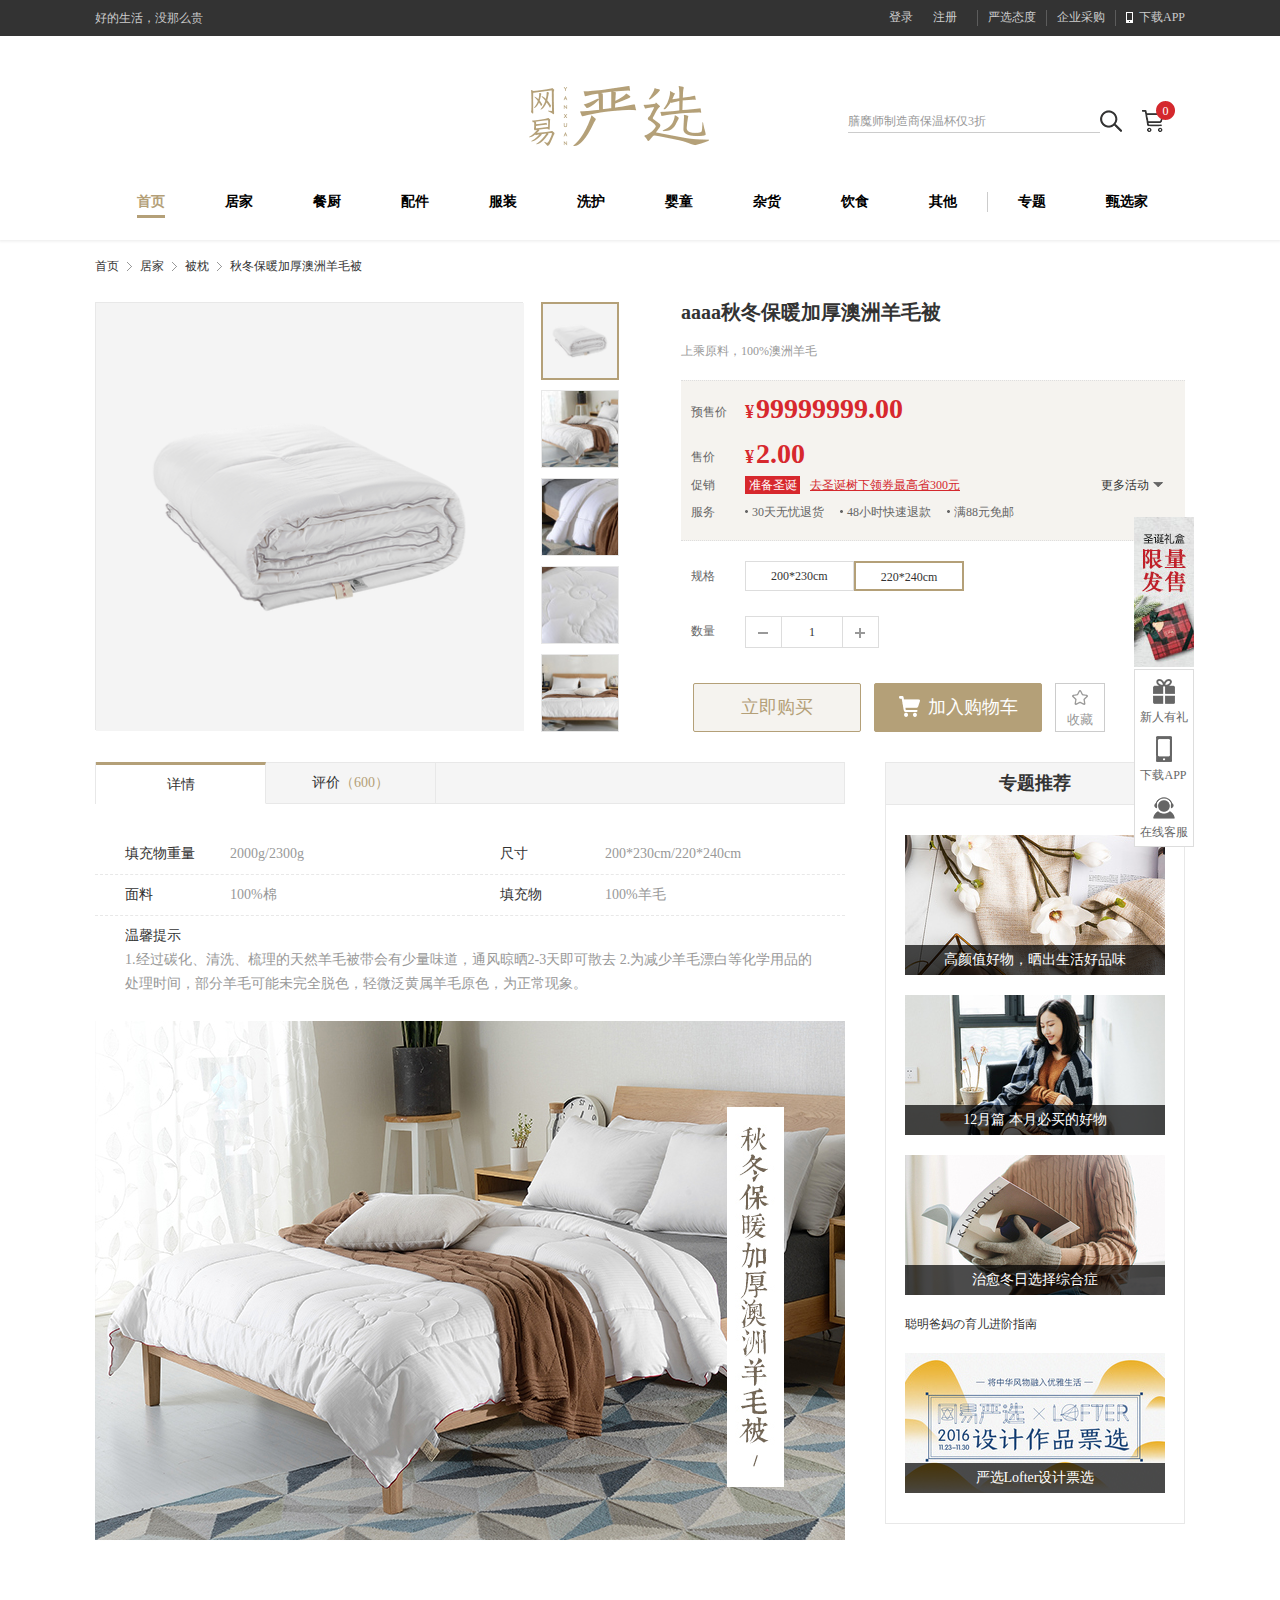
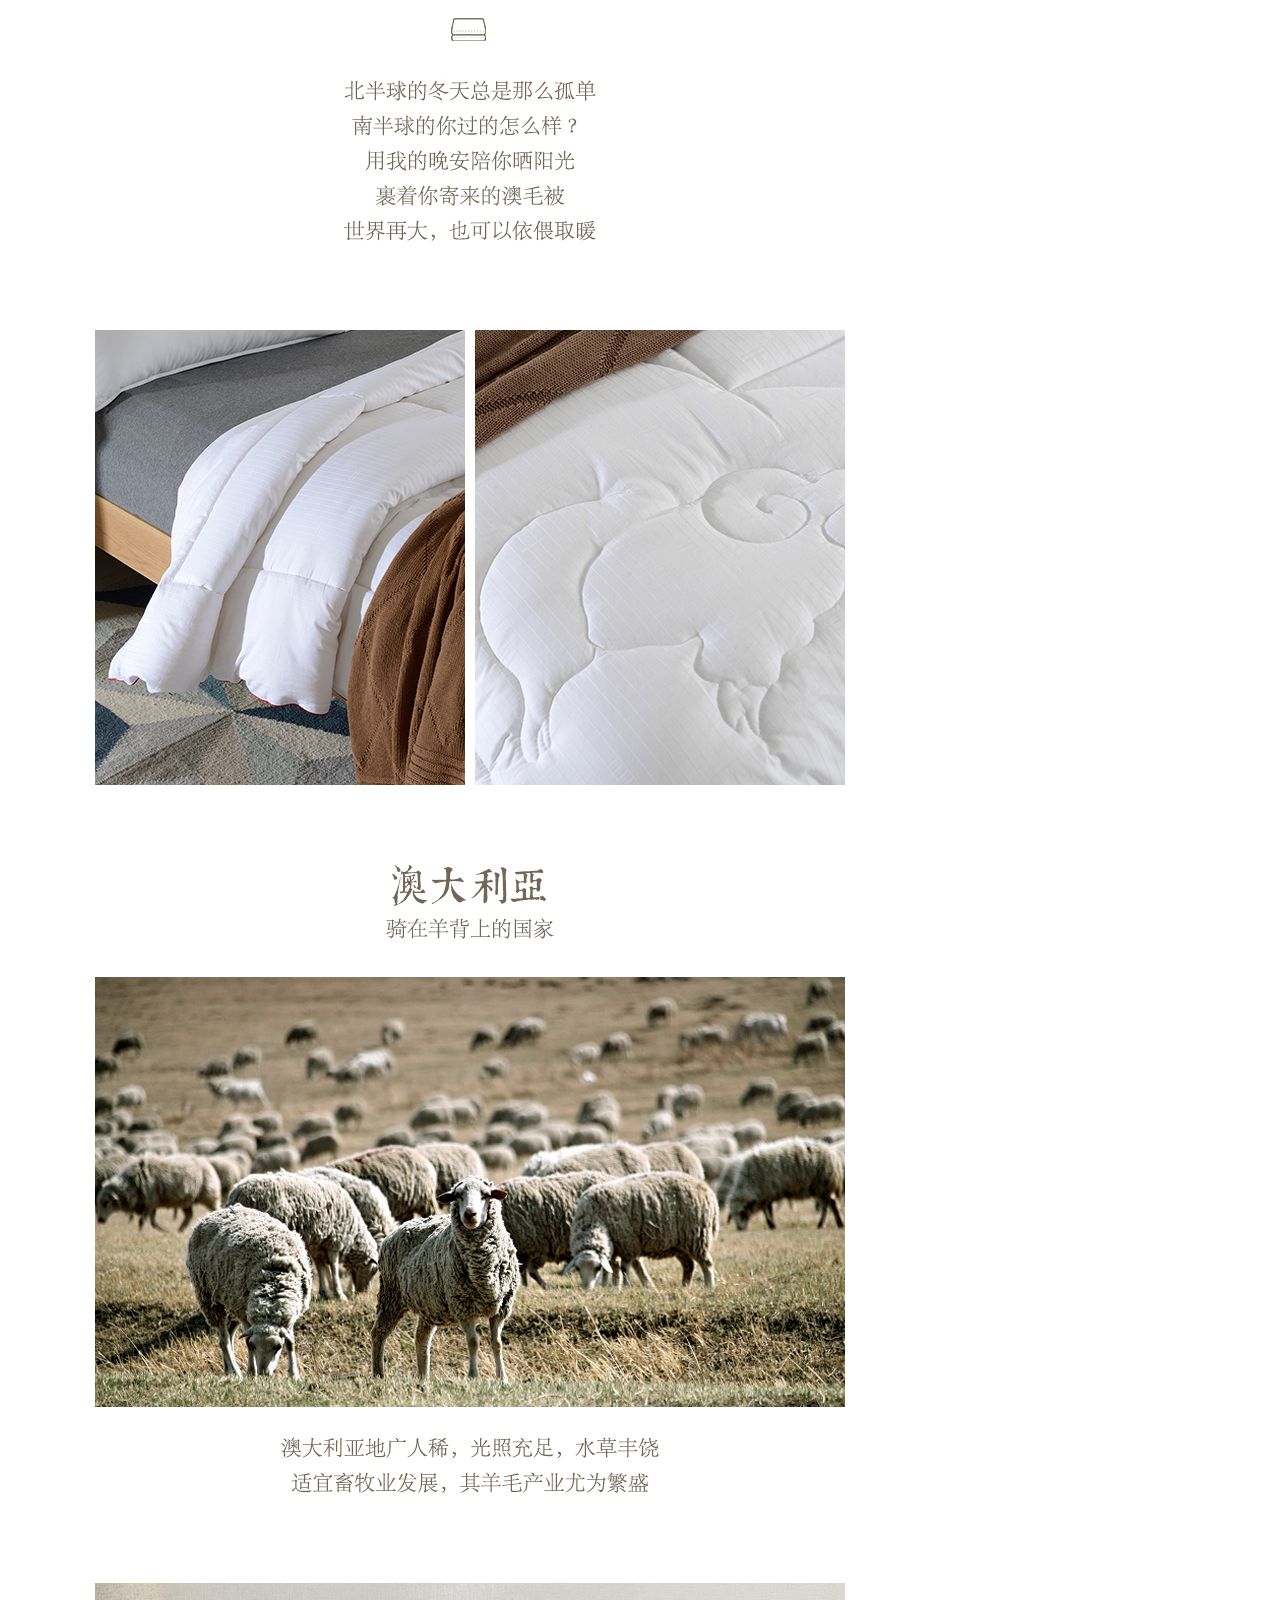
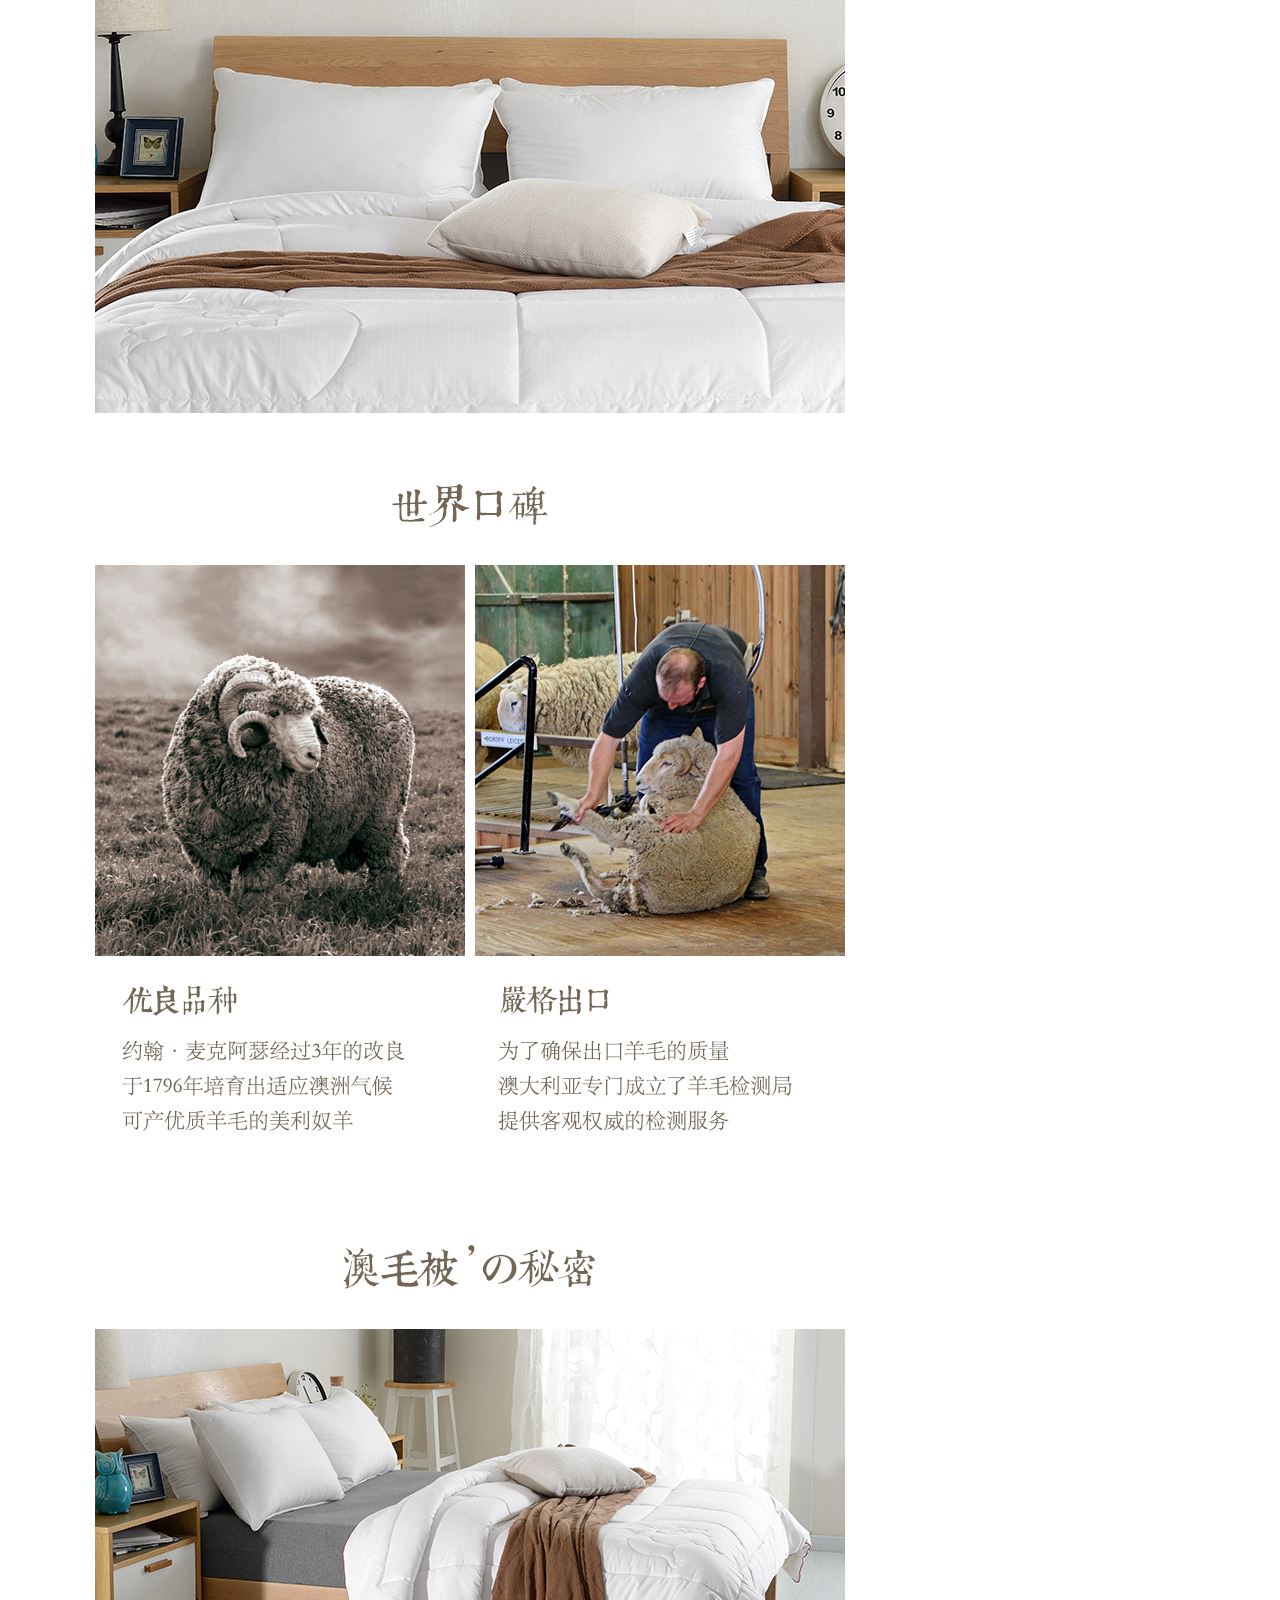
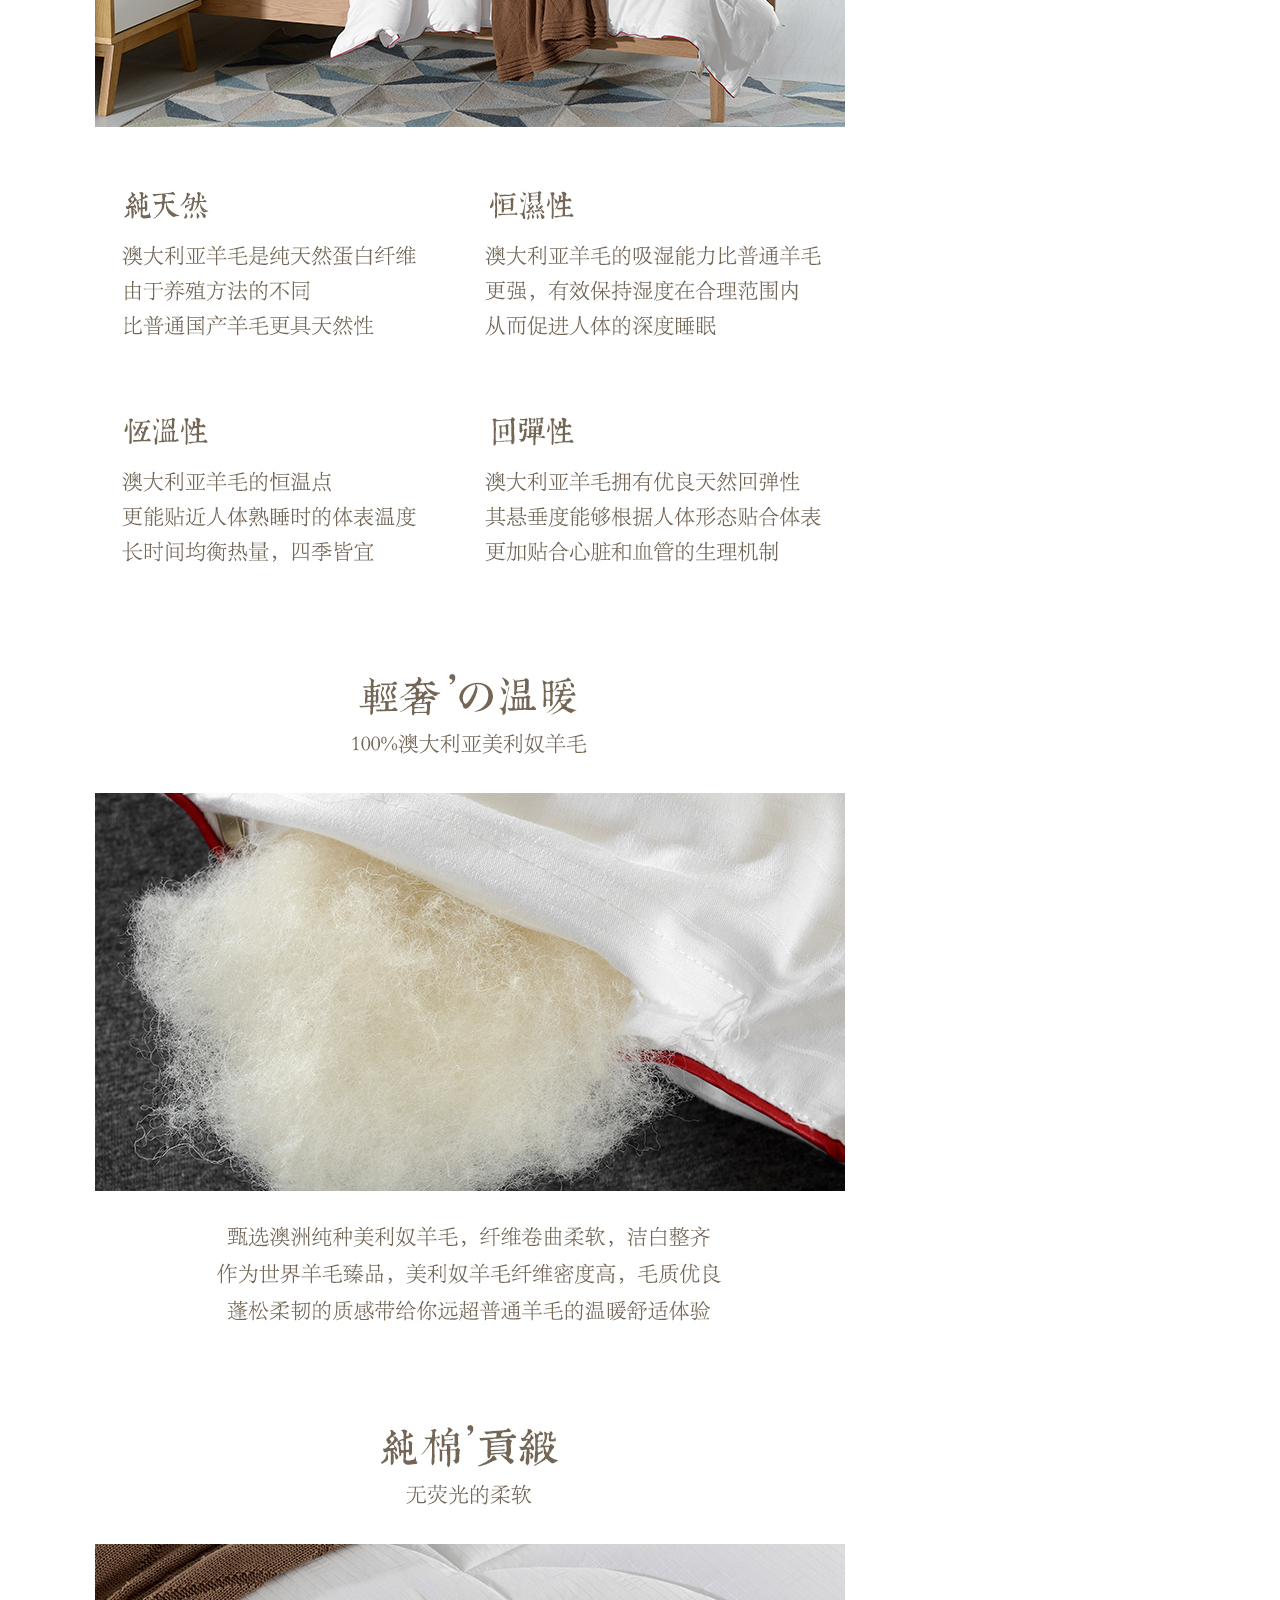
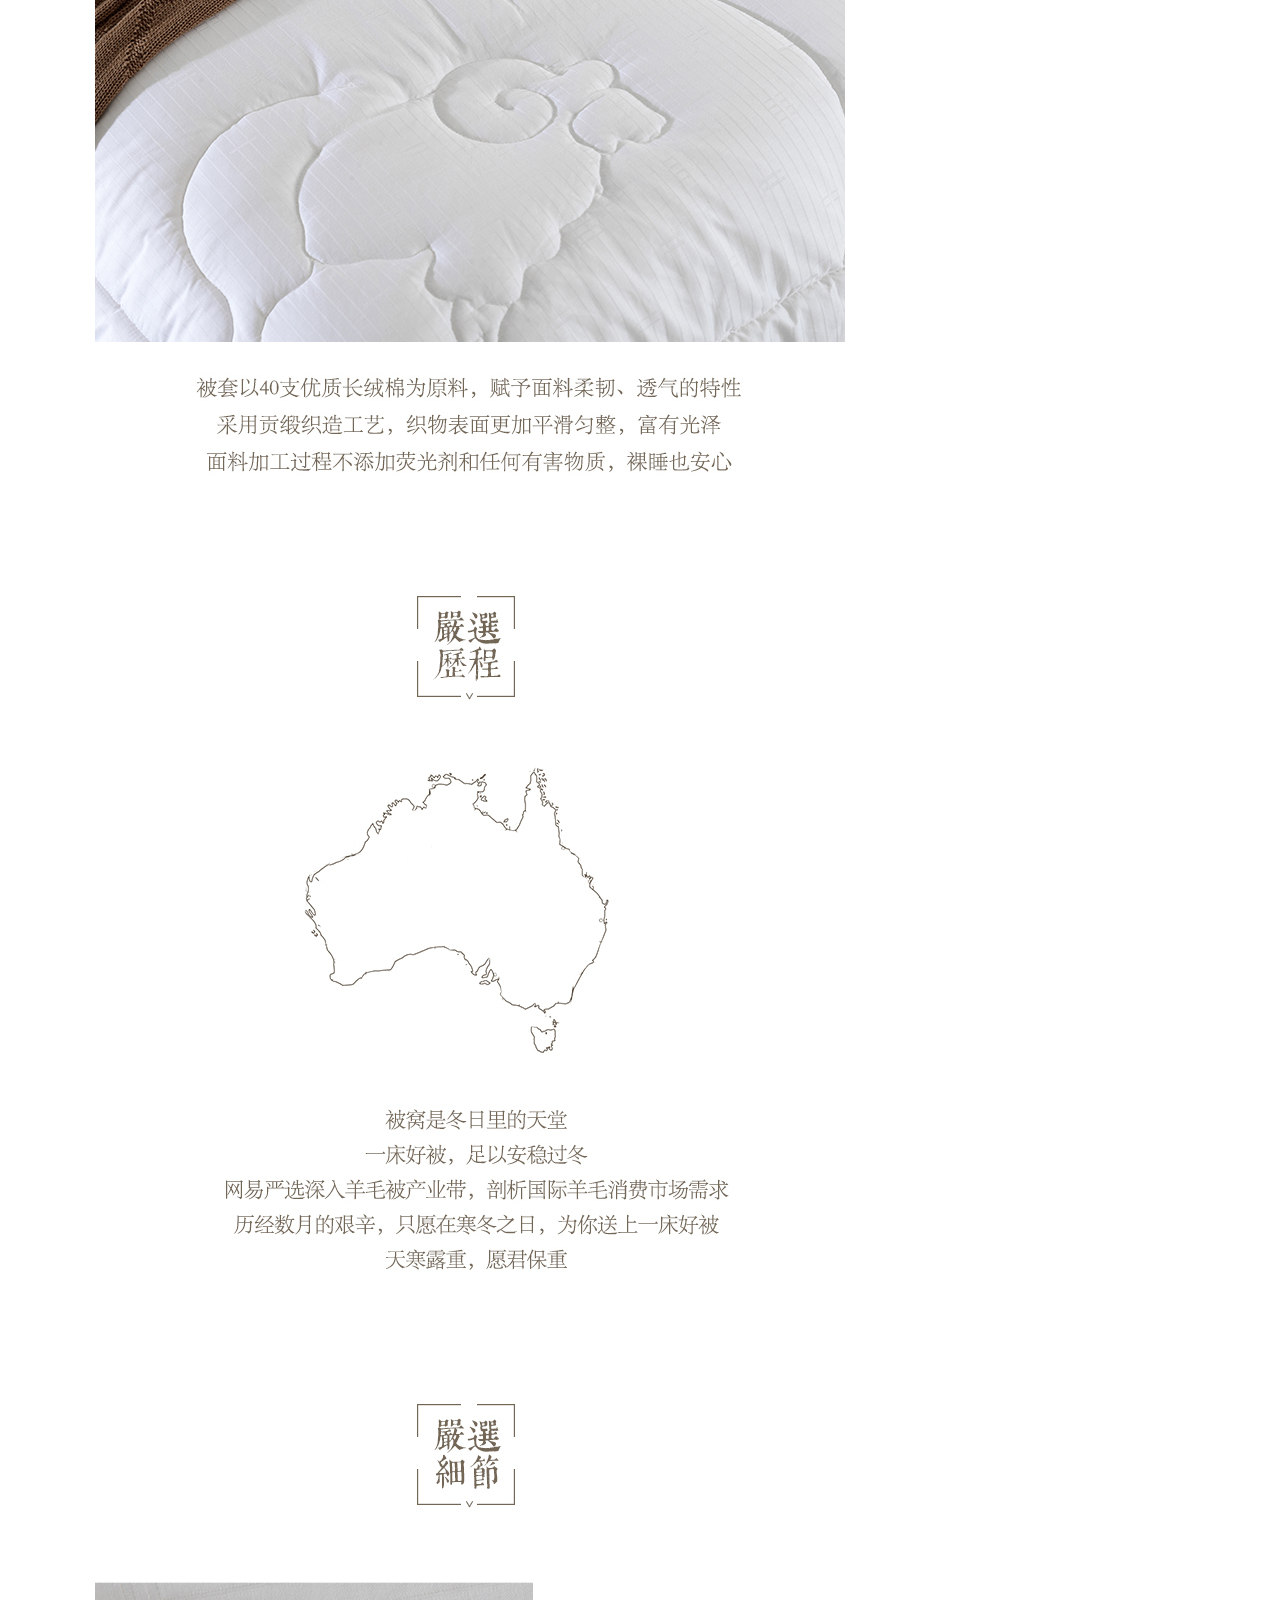
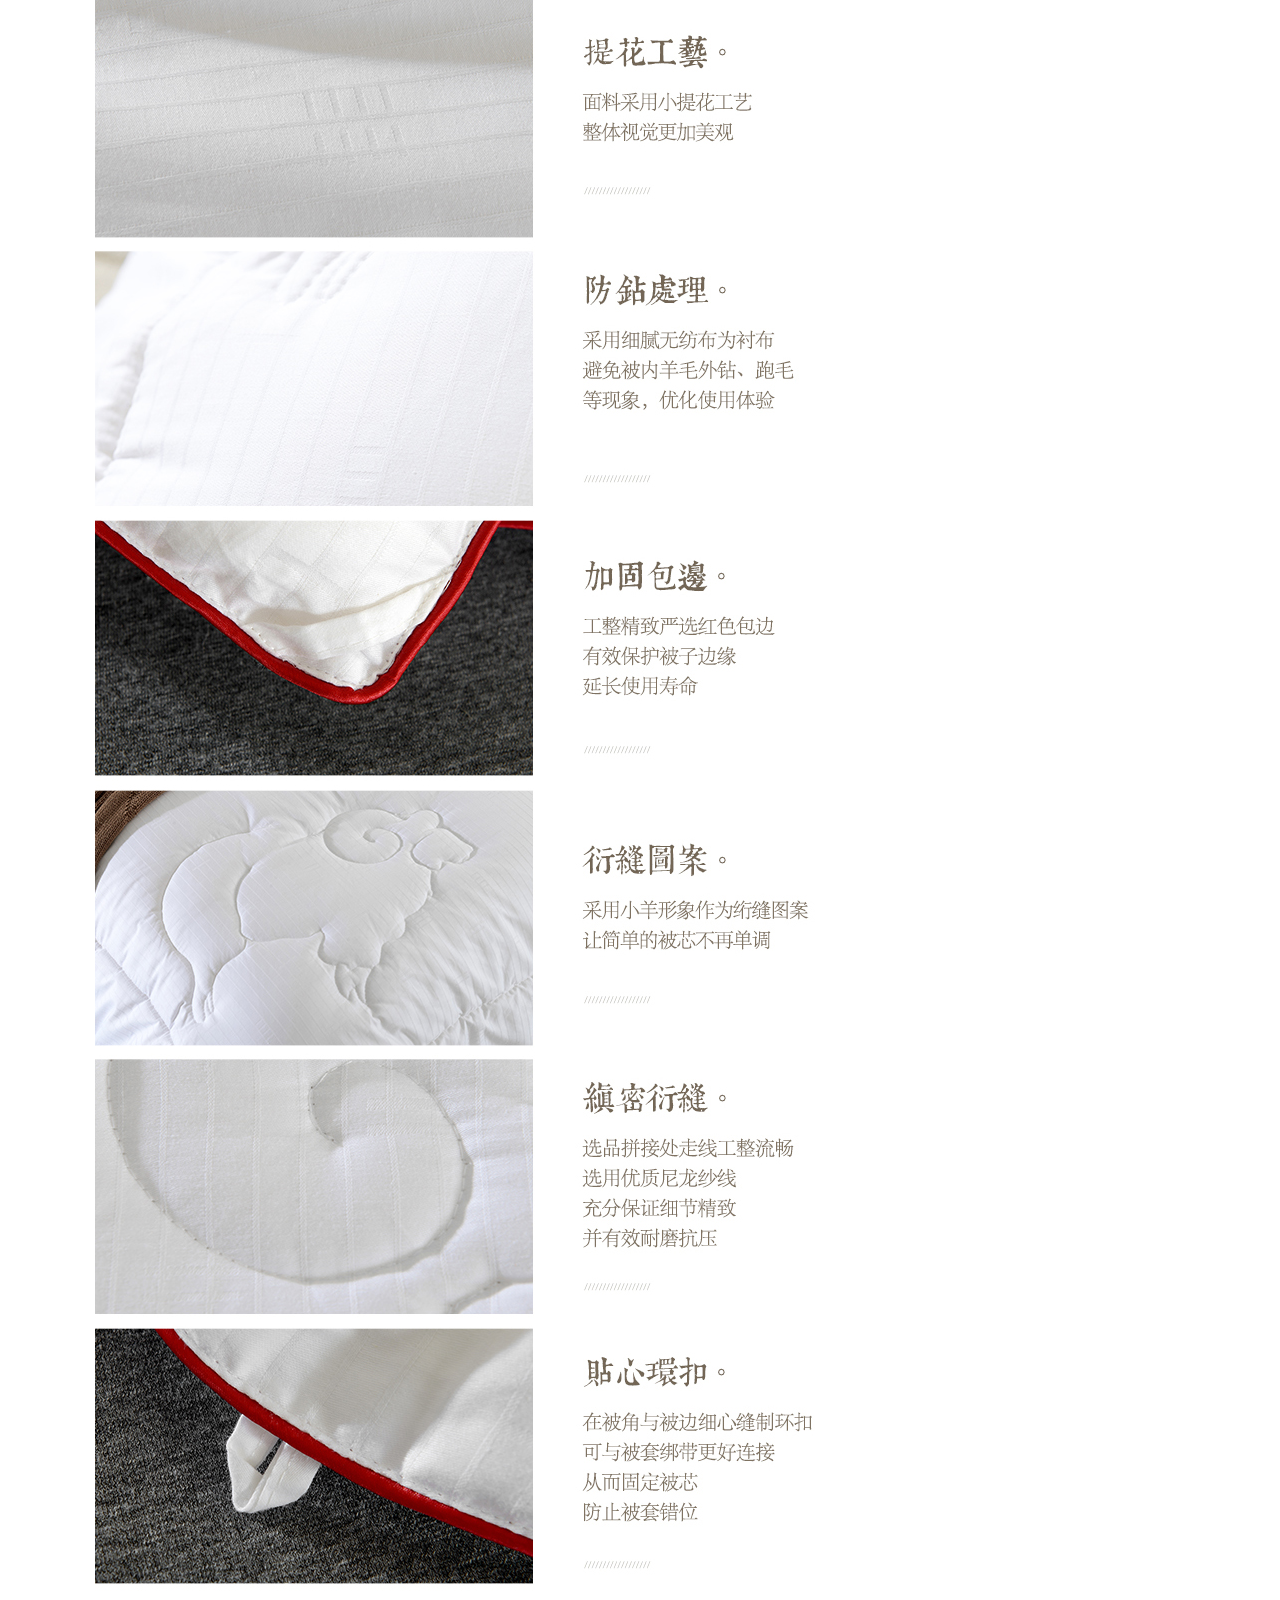
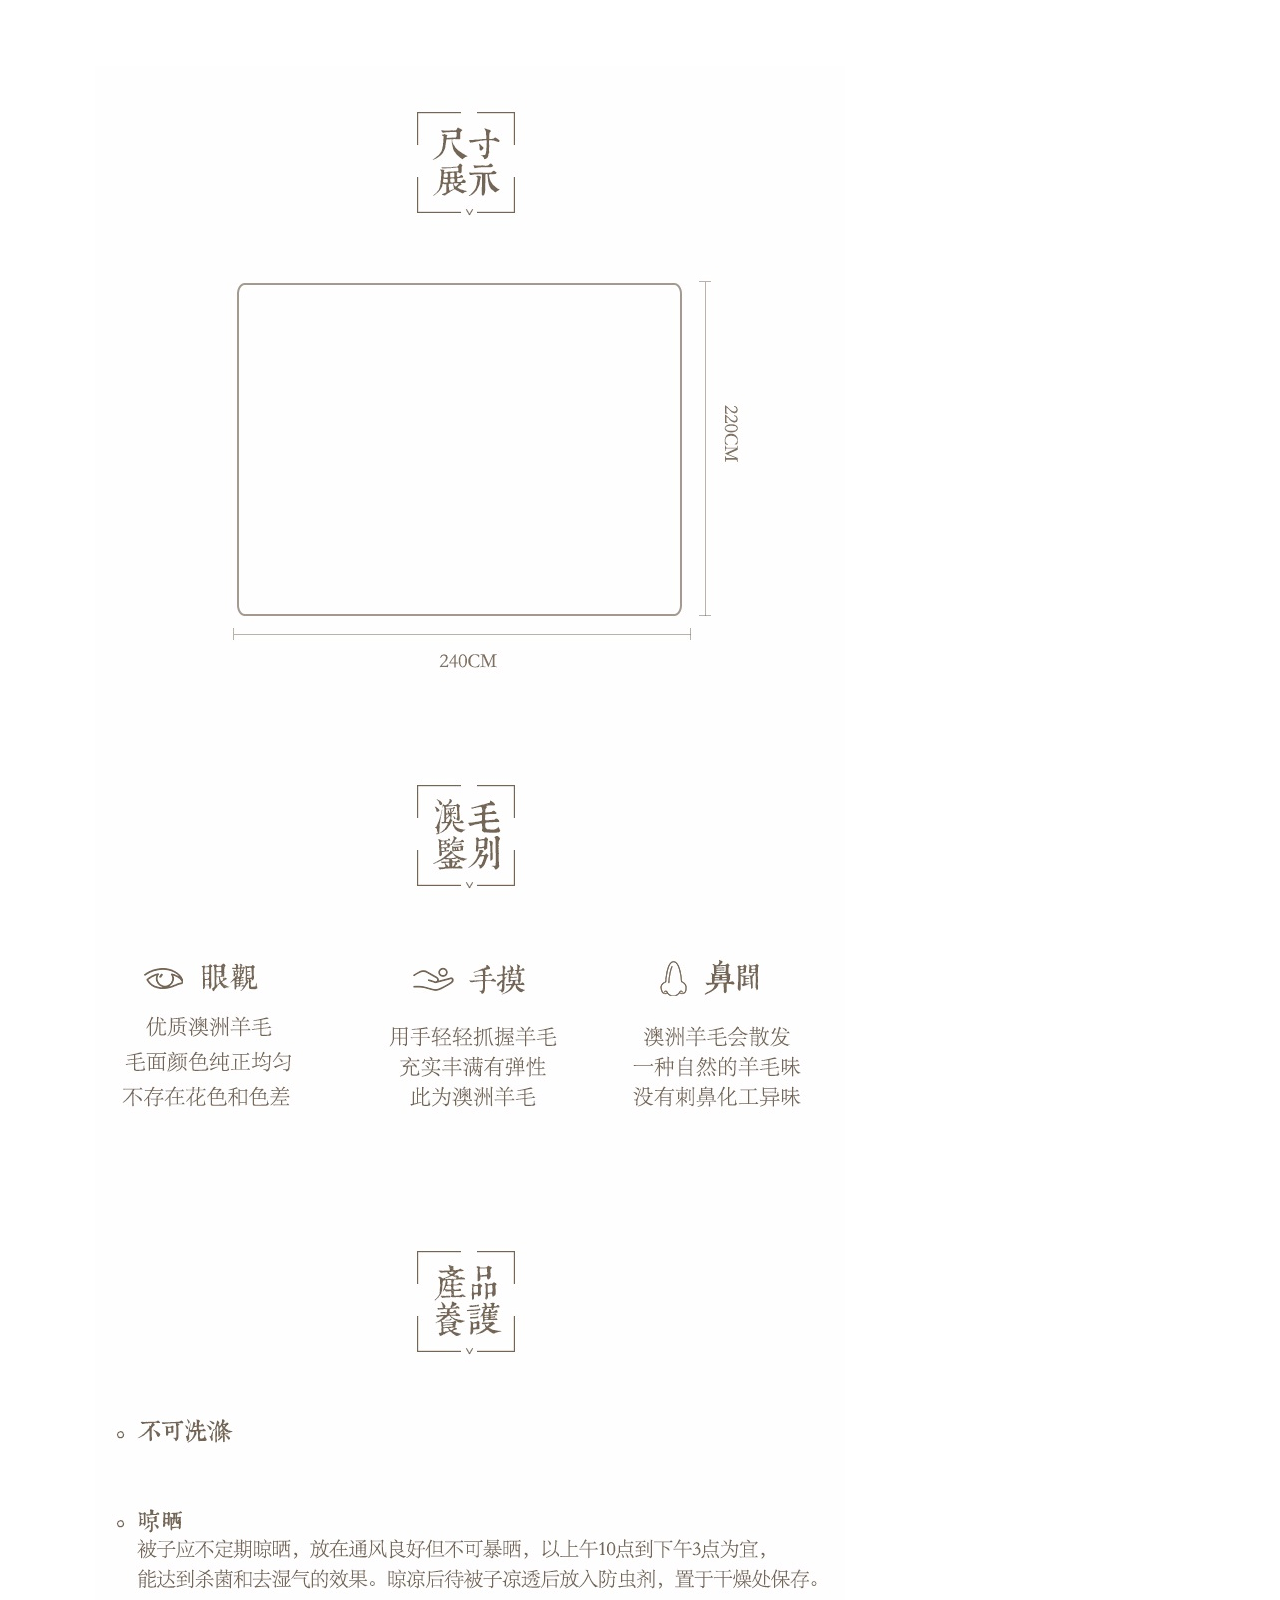
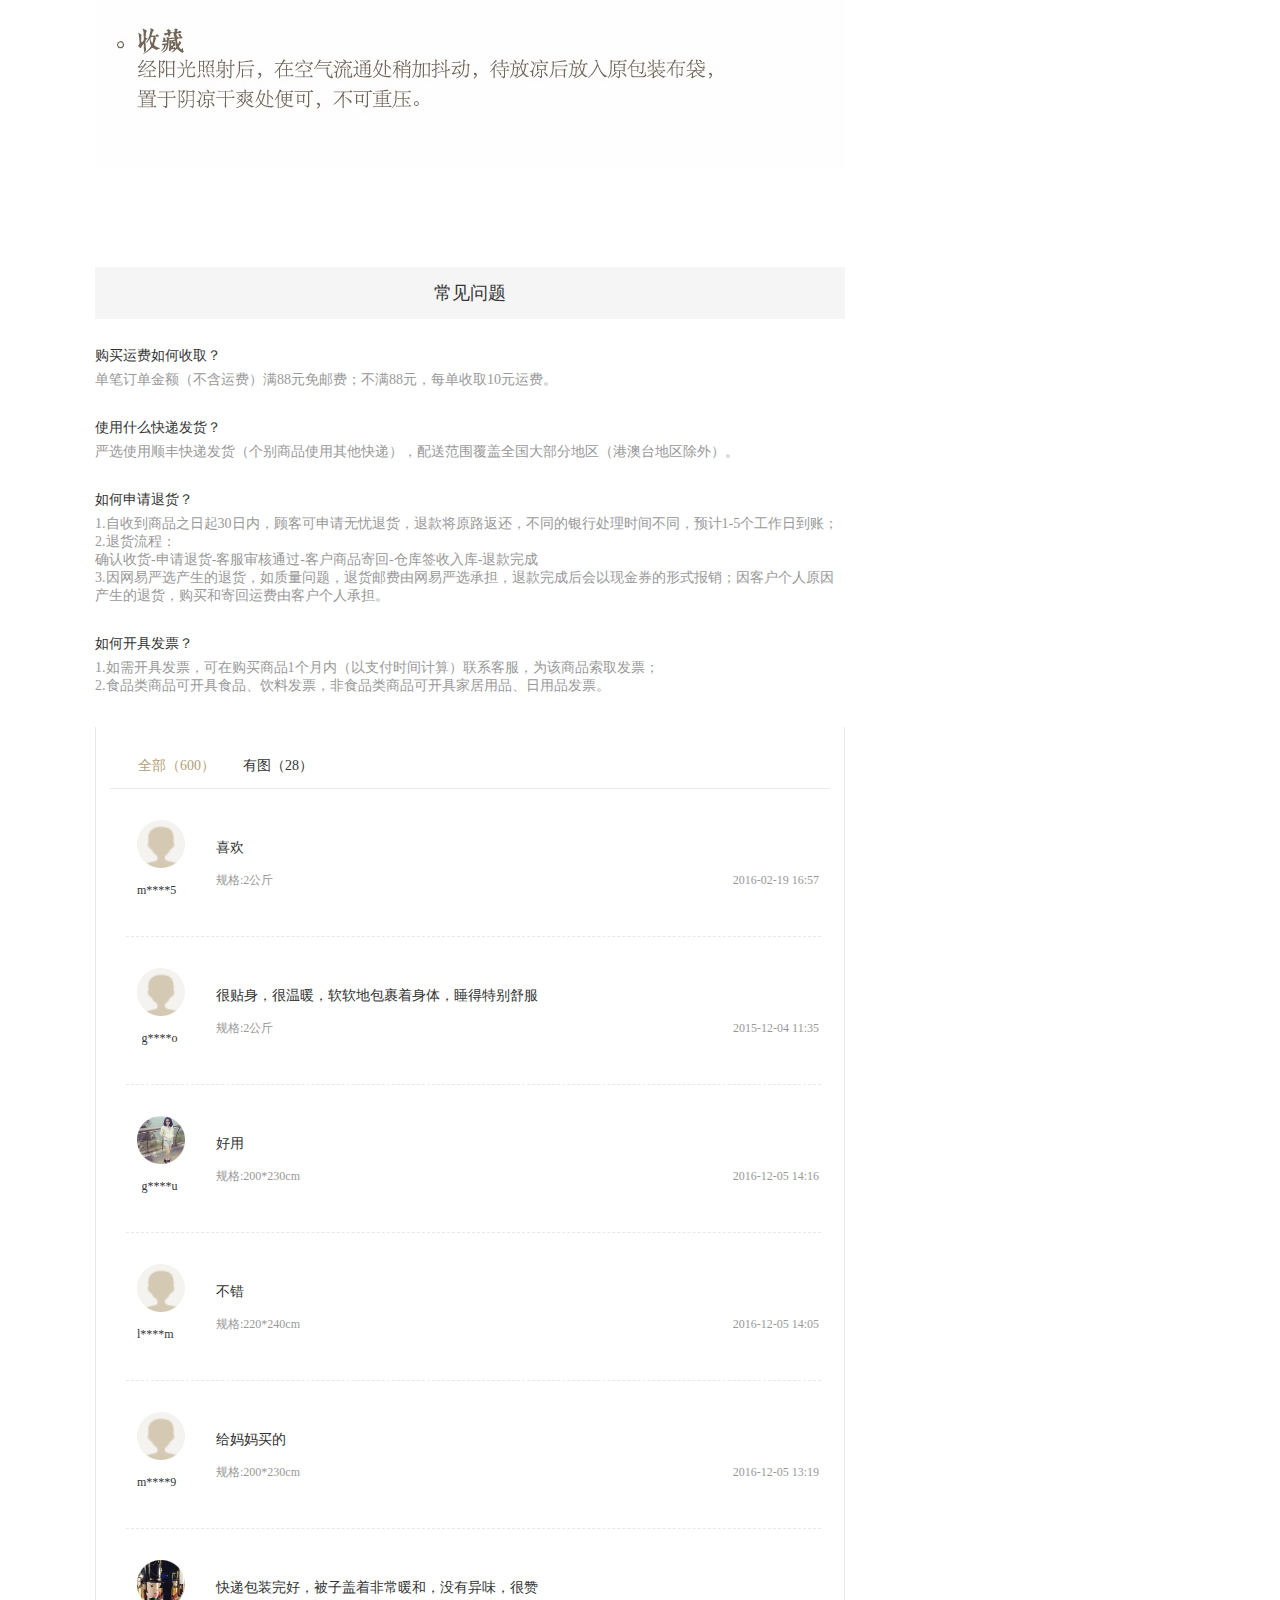
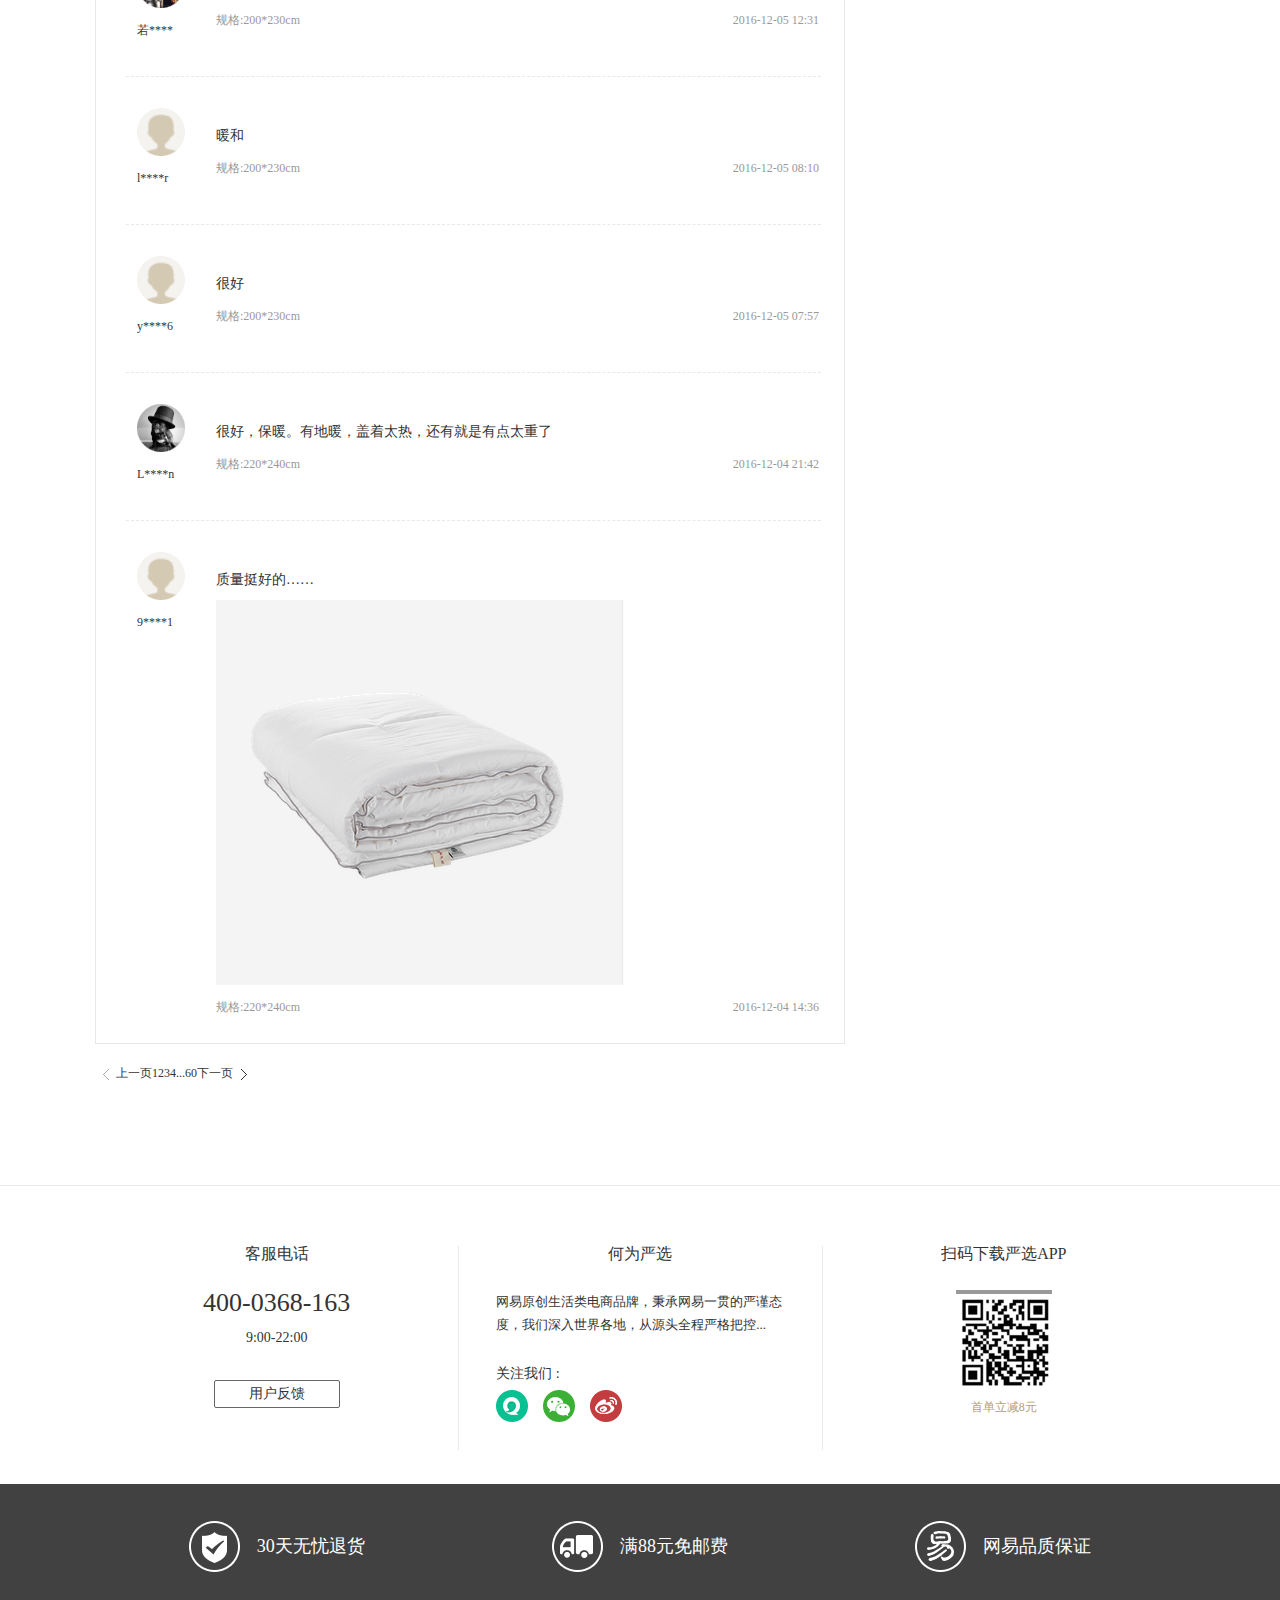
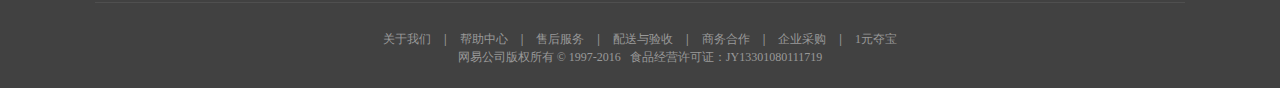
<file: wh1607程凯/yanxuan/gooditem1.html>
<!DOCTYPE html>
<html class="js rgba opacity cssanimations borderradius boxshadow csstransitions csstransforms textshadow">
<head>
	<meta charset="UTF-8">
	<title>详情页</title>
	<link rel="stylesheet" href="./css/style.css" type="text/css">
	<link rel="stylesheet" href="./css/detail.css">
<script type="text/javascript" src="js/jquery-1.12.2.min.js"></script>
<script type="text/javascript" src="js/index_js.js"></script>	
</head>
	<body>
		<!-- 头部 -->
<header class="g-hd" id="gTopbar">
	<!-- 顶部导航 -->
	<div id="j-siteNav" class="m-siteNav">
		<div class="g-row">
			<p class="declare">好的生活，没那么贵</p>
			<div class="right">
				<a class="login j-topLogin" href="login.html">登录</a>
				<a class="register j-topRegister" href="register.html">注册</a>
				<div class="split"></div>
				<a class="attitude">严选态度</a>
				<div class="split"></div>
				<a class="attitude">企业采购</a>
				<div class="split"></div>
				<div class="m-dropdown m-hdAppDownload">
					<a class="trigger j-downloadlink"  >	
						<span class="txt">下载APP</span>
						<i class="icon w-icon-normal icon-normal-phone-app"></i>
					</a>
					<div class="bd ">
						<div class="wrap ">
							<div class="QRcode j-qrcode ">
								<img src="./img/1.png"/>
							</div>						
							<span class="txt ">扫码下载 首单立减8元</span>
						</div>
					</div>
				</div>
			</div>
		</div>
	</div>
	<div id="js-funcTabWrap " style="height: 204px; ">
		<div id="js-funcTab" class="m-funcTab">
			<div class="g-row ">
				<a class="j-tab-logo tab-logo" title="网易严选 "></a>
				<div class="tab-inner ">
					<!-- 输入搜索框 -->
						<div class="m-search ">
							<a class="w-button-cart j-button-cart " >
								<i class="w-icon-normal icon-normal-blackcart"></i>
								<i class="w-icon-normal icon-normal-badge j-cart-num">0</i>
							</a>
							<div class="m-searchInput " id="j-search ">
								<div class=" w-button-search j-searchButton " >
									<i class="w-icon-normal icon-normal-search "></i>
								</div>
								<input id="topSearchInput" type="text" placeholder="膳魔师制造商保温杯仅3折 " class="w-searchInput j-searchInput " />
				<div id="j-placeholderwarp "></div>
				<div class="m-ppnl f-hide j-searchSuggest ">				
					<div class="ppnl-ct js-ppnl-ct ">
						<div class="js-ppnl-content ">
						</div>
					</div>
				</div>
			</div>
		</div>
					<!-- 菜单导航 -->
						<ul class="tab-nav">
		<li class="nav-item active first ">
					<a class="topLevel " title="首页 " href="index.html">首页</a>
				</li>
		<li class="j-nav-item nav-item ">
					<a class="topLevel " href="listgood.html" title="居家 ">居家</a>
					<div class="j-nav-dropdown nav-dropdown " style="display: none; ">
						<div class="j-nav-cateCard nav-cateCard " style="width: 1423px; left: -711.5px; ">
							<ul class="card-list topnav1"></ul>
						</div>
					</div>
				</li>
		<li class="j-nav-item nav-item ">
			<a class="topLevel ">餐厨</a>
			<div class="j-nav-dropdown nav-dropdown " style="display: none; ">
			<div class="j-nav-cateCard nav-cateCard " style="width: 1423px; left: -711.5px; ">
			<ul class="card-list topnav2"></ul>
		</div>
		</div>
		</li>
		<li class="j-nav-item nav-item ">		
		<a class="topLevel " href=" " title="配件 ">配件</a>
		<div class="j-nav-dropdown nav-dropdown " style="display: none; ">
		<div class="j-nav-cateCard nav-cateCard " style="width: 1423px; left: -711.5px; ">
		<ul class="card-list topnav3"></ul>
		</div>
		</div>
		</li>
		<li class="j-nav-item nav-item ">
		<a class="topLevel " >服装</a>
		<div class="j-nav-dropdown nav-dropdown " style="display: none; ">
		<div class="j-nav-cateCard nav-cateCard " style="width: 1423px; left: -711.5px; ">
		<ul class="card-list topnav4"></ul>
		</div>
		</div>
		</li>
		<li class="j-nav-item nav-item ">
		<a class="topLevel " href="h " title="洗护 ">洗护</a>
		<div class="j-nav-dropdown nav-dropdown ">
		<div class="j-nav-cateCard nav-cateCard " style="width: 1423px; left: -711.5px; ">
		<ul class="card-list topnav5"></ul>
		</div>
		</div>
		</li>
		<li class="j-nav-item nav-item ">
		<a class="topLevel " >婴童</a>
		<div class="j-nav-dropdown nav-dropdown " style="display: none; ">
		<div class="j-nav-cateCard nav-cateCard " style="width: 1423px; left: -711.5px; ">
		<ul class="card-list topnav6"></ul>
		</div>
		</div>
		</li>
		<li class="j-nav-item nav-item ">
		<a class="topLevel " >杂货</a>
		<div class="j-nav-dropdown nav-dropdown " style="display: none; ">
		<div class="j-nav-cateCard nav-cateCard " style="width: 1423px; left: -711.5px; ">
		<ul class="card-list topnav7"></ul>
		</div>
		</div>
		</li>
		<li class="j-nav-item nav-item ">
		<a class="topLevel ">饮食</a>

		<div class="j-nav-dropdown nav-dropdown " style="display: none; ">
		<div class="j-nav-cateCard nav-cateCard " style="width: 1423px; left: -711.5px; ">
		<ul class="card-list topnav8"></ul>
		</div>
		</div>
		</li>
		<li class="j-nav-item nav-item ">
		<a class="topLevel " >其他</a>


		<div class="j-nav-dropdown nav-dropdown " style="display: none; ">
		<div class="j-nav-cateCard nav-cateCard " style="width: 1423px; left: -711.5px; ">
		<ul class="card-list topnav9"></ul>
				</div>
			</div>
		</li>
			<li class="split fixed-hide "></li>
			<li class="nav-item fixed-hide "><a class="topLevel " >专题</a></li>
			<li class="nav-item fixed-hide last "><a class="topLevel " >甄选家</a></li>
		</ul>
					<!-- 购物车图标 -->
					<a class="w-cart j-cart " >
						<i class="w-icon-normal icon-normal-blackcart "></i>
						<i class="w-icon-normal icon-normal-badge j-cart-num j-cart-num2 ">0</i>
					</a>
					
				</div>
					<div class="notLogin ">
						<a class="login j-topLogin "href="login.html" >登录</a>
						<a class="register j-topRegister"href="register.html" >注册</a>
					</div>
			</div>
		</div>
	</div>
</header>	
<div class="g-detail">
			<div class="g-bd">
				<div class="m-crumbs">
					<a >首页</a>
					<span class="w-icon w-icon-arrow"></span>
					<a >居家</a>
					<span class="w-icon w-icon-arrow"></span>
					<a >被枕</a>
					<span class="w-icon w-icon-arrow"></span>
					<span class="z-cur">秋冬保暖加厚澳洲羊毛被</span>
				</div>
			</div>
			<div class="g-bd">
				<div class="m-detail">
					<div class="detail-top">
						<div class="bigImgShow">
							<img src="./img/good0.png" />
						</div>
						<div class="slide">
							<div class="view">
								<div class="shadow"></div>
								<img class="j-thumb" src="./img/good0.png" >
							</div>
							<div class="list j-sthumbs">
								<ul>
									<li class="z-active">
										<a href="javascript:;"><img src="./img/66425d1ed50b3968fed27c822fdd32e0.png" alt="鼠标悬停切换"></a>
									</li>
									<li class="">
										<a href="javascript:;"><img src="./img/b7e3438c473a296a7e9feecbd4139af5(1).jpg" alt="鼠标悬停切换"></a>
									</li>
									<li class="">
										<a href="javascript:;"><img src="./img/70422011e5a9855a0723c9c08d0cbbb0.jpg" alt="鼠标悬停切换"></a>
									</li>
									<li class="">
										<a href="javascript:;"><img src="./img/f65dbb00aff8b43be02f2c8104208877.jpg" alt="鼠标悬停切换"></a>
									</li>
									<li class="">
										<a href="javascript:;"><img src="./img/85e8575c8e473a2f71054e9e36b1211c.jpg" alt="鼠标悬停切换"></a>
									</li>
								</ul>
							</div>
						</div>
						<div class="info">
							<div class="intro">
								<div class="name">aaaa秋冬保暖加厚澳洲羊毛被</div>
								<div class="desc">上乘原料，100%澳洲羊毛</div>
							</div>
							<div class="price u-formctr">
								<div class="field pBox j-preSell f-hide f-cb">
									<span class="label label-1">预售价</span>
									<span class="rp"><span class="rmb">¥</span><span class="num j-preSell-price">99999999.00</span></span>
									
									</span>
								</div>
								<div class="field pBox j-sell f-cb">
									<span class="label label-1">售价</span>
									<span class="rp"><span class="rmb">¥</span><span class="num j-retail-price">2.00</span></span>
								</div>
								<div class="field sale">
									<span class="label label-2">促销</span>
									<a class="firstLink j-huodong" >
										<div class="activityType">准备圣诞</div>去圣诞树下领券最高省300元
									</a>
									<div class="moreList">
										<div class="saleLink">
											<div class="moreBox">
												<a href="javascript:;" class="more">更多活动<i class="w-icon-normal icon-normal-down"></i></a>
											</div>
											<ul class="linkList">
												<li class="lItem">
													<a class="link j-huodong" >
														<span class="activityType activityType-1">准备圣诞</span>去圣诞树下领券最高省300元
													</a>
												</li>
												<li class="lItem">
													<a class="link j-huodong" >
														<span class="activityType activityType-1">准备圣诞</span>订单满129元送圣诞袜免单券
													</a>
												</li>
											</ul>
										</div>
									</div>
									<div style="clear:both"></div>
								</div>
								<div class="field server">
									<span class="label">服务</span>
									<span class="sItem"><i class="w-icon-normal icon-normal-point "></i>30天无忧退货</span>
									<span class="sItem"><i class="w-icon-normal icon-normal-point "></i>48小时快速退款</span>
									<span class="sItem"><i class="w-icon-normal icon-normal-point "></i>满88元免邮</span>
									<div style="clear:both"></div>
								</div>
							</div>
							<div class="j-param">
								<div class="param u-formctr">
									<span class="name name-1">规格</span>
									<div class="field field-1">
										<ul class="m-tabs">  
											<li class="tab tab-txt" > 
												<span class="txt">200*230cm</span>												
											</li>
											<li class="tab tab-txt tab-sel" >
												<span class="txt">220*240cm</span>												
											</li>
										</ul>
									</div>
								</div>
							</div>
							<div class="number u-formctr">
									<span class="name name-1">数量</span>
									<div class="field">
										<div class="j-numcount f-ib">
											<div class="u-selnum">
												<span class="j-reduce less z-dis  jian1">
													<i class="hx"></i>
												</span>
												<input class="j-input aprice1" type="text" value="1"></input>
												<span class="j-add more jia1">
													<i class="hx"></i>
													<i class="sx"></i>
												</span>
											</div>
										</div>
									</div>
							</div>
							<div class="btns">
								<a class="btn w-button w-button-ghost w-button-xl
j-btn-directBuy"><span>立即购买</span></a>
								<a class="btn w-button w-button-primary w-button-xl
j-btn-addcart"href="shoppingcar.html" ><span><i class="w-icon icon-cart-detail"></i>加入购物车</span></a>
								<div class="w-collectZone nopCollect j-collectBtn" title="点击收藏">
									<div class="zone-1">
										<div class="top top-1">
											<span class="w-icon-normal icon-normal-collectEpt"></span>
										</div>
										<div class="top top-2">
											<span class="w-icon-normal icon-normal-collectFull"></span>
										</div>
									</div>
									<div class="zone-2">
										<div class="bottom bottom-1">
											<p class="textOne">收藏</p>
										</div>
										<div class="bottom bottom-2">
											<p class="textTwo">已收藏</p>
										</div>
									</div>
								</div>
							</div>
						</div>
					</div>
					<div class="bd" style="margin-top: -20px;">
						<div class="left">
							<div class="detail-nav j-nav-tab">
								<ul class="nav">
									<li class="item item-active j-nav-item" data-con="j-nav-html">
										<a >详情</a>
									</li>
									<li class="item j-nav-item" data-con="j-nav-comment">
										<a >评价<span class="num">（600）</span></a>
									</li>
									<li class="bg"></li>
								</ul>
							</div>
							<div class="detail-html j-nav-con j-nav-html">
								<ul id="j-attrList" class="m-attrList" style="visibility: visible;">
									<li class="item j-item">
										<span class="name">填充物重量</span>
										<span class="value">2000g/2300g</span>
									</li>
									<li class="item j-item">
										<span class="name">尺寸</span>
										<span class="value">200*230cm/220*240cm</span>
									</li>
									<li class="item j-item">
										<span class="name">面料</span>
										<span class="value">100%棉</span>
									</li>
									<li class="item j-item">
										<span class="name">填充物</span>
										<span class="value">100%羊毛</span>
									</li>
									<li class="item j-item" style="width: 100%; border-bottom-style: none;">
										<span class="name">温馨提示</span>
										<span class="value">1.经过碳化、清洗、梳理的天然羊毛被带会有少量味道，通风晾晒2-3天即可散去 2.为减少羊毛漂白等化学用品的处理时间，部分羊毛可能未完全脱色，轻微泛黄属羊毛原色，为正常现象。</span>
									</li>
								</ul>
								<div class="j-itemDetail">
									<p><img src="./img/c78ec6e16d8477525c0a59e3c9d847b8.jpg" style=""></p>
									<p><img src="./img/294185760b75f364f6ed42784877e59c.jpg" style=""></p>
									<p><img src="./img/2468d1851e29930cc3802f125da5d6e8.jpg"  style=""></p>
									<p><img src="./img/0794791277945c1577776724778124f8.jpg" style=""></p>
									<p><img src="./img/6973ca1e6f264620d5d25e581a0d623d.jpg"  style=""></p>
									<p><img src="./img/26f01273c833c2ae75177a5c8d9310ef.jpg"  style=""></p>
									<p><img src="./img/bf0207da5160588acf58d0f02ea9d360.jpg"  style=""></p>
									<p><img src="./img/dbd5d5171a309344d05663952930441f.jpg"  style=""></p>
									<p><img src="./img/e7a65ac0824fc1584c2f1943ed1eaed0.jpg" style=""></p>
									<p><img src="./img/88871ed9eccf7fbdfccf7912bb8f9d21.jpg"  style=""></p>
									<p><img src="./img/7aa0e4c0abeb157e231b17e91cfa8f02.jpg"  style=""></p>
									<p><img src="./img/a38f897200e305e7b23d62431b9c4d18.jpg"  style=""></p>
									<p><img src="./img/bb147c0e96cdac2d77ab4eef1785e99d.jpg"  style=""></p>
									<p><img src="./img/c6a270f7aed68cfe74e66d720c776fca.jpg"  style=""></p>
									<p><img src="./img/c2c0b548be17f620db8afbe039a99452.jpg"  style=""></p>
									<p><img src="./img/155fe0023e17bac4af486a6c1c098537.jpg"  style=""></p>
									<p><img src="./img/8f1f120ca7e362595fd986ea6de8814f.jpg" style=""></p>
									<p><img src="./img/6971f0333e0eeef7d9951edad068d4ec.jpg" style=""></p>
									<p><img src="./img/c307630edf971e408938f1007169fa53.jpg" style=""></p>
									<p><img src="./img/4ea2ba74fb518a298ef825c43ed634f4.jpg" style=""></p>
									<p><br></p>
								</div>
								<div class="other">
									<div class="tt">常见问题</div>
									<div class="con">
										<ul>
											<li class="issue">
												<div class="question">购买运费如何收取？</div>
												<div class="answer">单笔订单金额（不含运费）满88元免邮费；不满88元，每单收取10元运费。</div>
											</li>
											<li class="issue">
												<div class="question">使用什么快递发货？</div>
												<div class="answer">严选使用顺丰快递发货（个别商品使用其他快递），配送范围覆盖全国大部分地区（港澳台地区除外）。</div>
											</li>
											<li class="issue">
												<div class="question">如何申请退货？</div>
												<div class="answer">1.自收到商品之日起30日内，顾客可申请无忧退货，退款将原路返还，不同的银行处理时间不同，预计1-5个工作日到账；<br>2.退货流程：<br>确认收货-申请退货-客服审核通过-客户商品寄回-仓库签收入库-退款完成<br>3.因网易严选产生的退货，如质量问题，退货邮费由网易严选承担，退款完成后会以现金券的形式报销；因客户个人原因产生的退货，购买和寄回运费由客户个人承担。</div>
											</li>
											<li class="issue">
												<div class="question">如何开具发票？</div>
												<div class="answer">1.如需开具发票，可在购买商品1个月内（以支付时间计算）联系客服，为该商品索取发票；<br>2.食品类商品可开具食品、饮料发票，非食品类商品可开具家居用品、日用品发票。</div>
											</li>
										</ul>
									</div>
								</div>
							</div>
							<div class="detail-comment j-nav-con j-nav-comment f-hide" id="nav-comment">
								<ul class="m-commentList">
									<li>
										<div class="m-commentNav j-commentNav">
											<div class="w-radio f-left active s-gold"><input class="radio" type="radio" name="commentCategory" id="allComment" value="0" checked="checked"><label for="allComment" class="ml3">全部（600）</label></div>
											<div class="w-radio f-left ml40 s-gold  "><input class="radio" type="radio" name="commentCategory" id="picComment" value="1"><label for="picComment" class="ml3">有图（28）</label></div>
										</div>
									</li>
									<li class="item f-clearfix">
										<div class="m-commentUser">
											<div class="avatarWarp"><img src="./img/485ff1be6912be6ae696b6d360d1b101.png" alt="m****5">
												<div class="mask w-icon-normal icon-normal-mask"></div>
											</div>
											<div class="username-withIcon">
												
												<div class="username f-center">m****5</div>
											</div>
										</div>
										<div class="m-comment f-clearfix">
											<div class="content">喜欢</div>
											<div class="meta">
												<div class="skuInfo"><span class="mr20">规格:2公斤</span></div>
												<div class="right">
													<div class="createTime">2016-02-19 16:57</div>
												</div>
											</div>
											<div id="1480942528816" class="lightbox"></div>
										</div>
									</li>
									<li class="item f-clearfix">
										<div class="m-commentUser">
											<div class="avatarWarp"><img src="./img/485ff1be6912be6ae696b6d360d1b101.png" alt="g****o">
												<div class="mask w-icon-normal icon-normal-mask"></div>
											</div>
											<div class="username-withIcon">
												<a class="w-icon-member member-comment-vip2" ></a>
												<div class="username f-center">g****o</div>
											</div>
										</div>
										<div class="m-comment f-clearfix">
											<div class="content">很贴身，很温暖，软软地包裹着身体，睡得特别舒服</div>
											<div class="meta">
												<div class="skuInfo"><span class="mr20">规格:2公斤</span></div>
												<div class="right">
													<div class="createTime">2015-12-04 11:35</div>
												</div>
											</div>
											<div id="1480942528817" class="lightbox"></div>
										</div>
									</li>
									<li class="item f-clearfix">
										<div class="m-commentUser">
											<div class="avatarWarp"><img src="./img/mail180x180.jpg" alt="g****u">
												<div class="mask w-icon-normal icon-normal-mask"></div>
											</div>
											<div class="username-withIcon">
												<a class="w-icon-member member-comment-vip3" href="http://you.163.com/membership/index" title="品质生活家"></a>
												<div class="username f-center">g****u</div>
											</div>
										</div>
										<div class="m-comment f-clearfix">
											<div class="content">好用</div>
											<div class="meta">
												<div class="skuInfo"><span class="mr20">规格:200*230cm</span></div>
												<div class="right">
													<div class="createTime">2016-12-05 14:16</div>
												</div>
											</div>
											<div id="1480942528818" class="lightbox"></div>
										</div>
									</li>
									<li class="item f-clearfix">
										<div class="m-commentUser">
											<div class="avatarWarp"><img src="./img/485ff1be6912be6ae696b6d360d1b101.png" alt="l****m">
												<div class="mask w-icon-normal icon-normal-mask"></div>
											</div>
											<div class="username-withIcon">
												
												<div class="username f-center">l****m</div>
											</div>
										</div>
										<div class="m-comment f-clearfix">
											<div class="content">不错</div>
											<div class="meta">
												<div class="skuInfo"><span class="mr20">规格:220*240cm</span></div>
												<div class="right">
													<div class="createTime">2016-12-05 14:05</div>
												</div>
											</div>
											<div id="1480942528819" class="lightbox"></div>
										</div>
									</li>
									<li class="item f-clearfix">
										<div class="m-commentUser">
											<div class="avatarWarp"><img src="./img/485ff1be6912be6ae696b6d360d1b101.png" alt="m****9">
												<div class="mask w-icon-normal icon-normal-mask"></div>
											</div>
											<div class="username-withIcon">
												
												<div class="username f-center">m****9</div>
											</div>
										</div>
										<div class="m-comment f-clearfix">
											<div class="content">给妈妈买的</div>
											<div class="meta">
												<div class="skuInfo"><span class="mr20">规格:200*230cm</span></div>
												<div class="right">
													<div class="createTime">2016-12-05 13:19</div>
												</div>
											</div>
											<div id="1480942528820" class="lightbox"></div>
										</div>
									</li>
									<li class="item f-clearfix">
										<div class="m-commentUser">
											<div class="avatarWarp"><img src="./img/8e5048720d58ccb8b3d5c436d2192750" alt="若****">
												<div class="mask w-icon-normal icon-normal-mask"></div>
											</div>
											<div class="username-withIcon">
												
												<div class="username f-center">若****</div>
											</div>
										</div>
										<div class="m-comment f-clearfix">
											<div class="content">快递包装完好，被子盖着非常暖和，没有异味，很赞</div>
											<div class="meta">
												<div class="skuInfo"><span class="mr20">规格:200*230cm</span></div>
												<div class="right">
													<div class="createTime">2016-12-05 12:31</div>
												</div>
											</div>
											<div id="1480942528821" class="lightbox"></div>
										</div>
									</li>
									<li class="item f-clearfix">
										<div class="m-commentUser">
											<div class="avatarWarp"><img src="./img/485ff1be6912be6ae696b6d360d1b101.png" alt="l****r">
												<div class="mask w-icon-normal icon-normal-mask"></div>
											</div>
											<div class="username-withIcon">
												
												<div class="username f-center">l****r</div>
											</div>
										</div>
										<div class="m-comment f-clearfix">
											<div class="content">暖和</div>
											<div class="meta">
												<div class="skuInfo"><span class="mr20">规格:200*230cm</span></div>
												<div class="right">
													<div class="createTime">2016-12-05 08:10</div>
												</div>
											</div>
											<div id="1480942528822" class="lightbox"></div>
										</div>
									</li>
									<li class="item f-clearfix">
										<div class="m-commentUser">
											<div class="avatarWarp"><img src="./img/485ff1be6912be6ae696b6d360d1b101.png" alt="y****6">
												<div class="mask w-icon-normal icon-normal-mask"></div>
											</div>
											<div class="username-withIcon">
												
												<div class="username f-center">y****6</div>
											</div>
										</div>
										<div class="m-comment f-clearfix">
											<div class="content">很好
											</div>
											<div class="meta">
												<div class="skuInfo"><span class="mr20">规格:200*230cm</span></div>
												<div class="right">
													<div class="createTime">2016-12-05 07:57</div>
												</div>
											</div>
											<div id="1480942528823" class="lightbox"></div>
										</div>
									</li>
									<li class="item f-clearfix">
										<div class="m-commentUser">
											<div class="avatarWarp"><img src="./img/b3efe62522062903fae2b2e3d1e377df.jpg" alt="L****n">
												<div class="mask w-icon-normal icon-normal-mask"></div>
											</div>
											<div class="username-withIcon">
											
												<div class="username f-center">L****n</div>
											</div>
										</div>
										<div class="m-comment f-clearfix">
											<div class="content">很好，保暖。有地暖，盖着太热，还有就是有点太重了</div>
											<div class="meta">
												<div class="skuInfo"><span class="mr20">规格:220*240cm</span></div>
												<div class="right">
													<div class="createTime">2016-12-04 21:42</div>
												</div>
											</div>
											<div id="1480942528824" class="lightbox"></div>
										</div>
									</li>
									<li class="item f-clearfix">
										<div class="m-commentUser">
											<div class="avatarWarp"><img src="./img/485ff1be6912be6ae696b6d360d1b101.png" alt="9****1">
												<div class="mask w-icon-normal icon-normal-mask"></div>
											</div>
											<div class="username-withIcon">
												
												<div class="username f-center">9****1</div>
											</div>
										</div>
										<div class="m-comment f-clearfix">
											<div class="content">质量挺好的……</div>
											<ul class="j-picList m-picList picList" data-target="1480942528825">
												<li class="item">
													<div class="before"></div><img src="./img/f12c4cc8f54ca4d6c3b1f8c906edae8a.png"></li>
											</ul>
											<div class="meta">
												<div class="skuInfo"><span class="mr20">规格:220*240cm</span></div>
												<div class="right">
													<div class="createTime">2016-12-04 14:36</div>
												</div>
											</div>
											<div id="1480942528825" class="lightbox" style="display: none;">
												<div class="m-lightbox">
													<div class="close"></div>
													<div class="j-slick slick slick-initialized slick-slider">
														<div aria-live="polite" class="slick-list draggable">
															<div class="slick-track" style="opacity: 1; width: 0px; transform: translate3d(0px, 0px, 0px);" role="listbox">
																<div class="slide slick-slide slick-current slick-active" data-slick-index="0" aria-hidden="false" style="width: 0px;" tabindex="0" role="option" aria-describedby="slick-slide00"><img src="./img/f12c4cc8f54ca4d6c3b1f8c906edae8a.png" style="width: 473px; height: 438px;"></div>
															</div>
														</div>
													</div>
												</div>
											</div>
										</div>
									</li>
								</ul>
							</div>
							<div class="comment-list j-nav-con j-nav-comment f-hide">
								<div id="pager" class="m-pager m-hrz ">
									<div class="m-wrap">
										<a  hidefocus="true" class="w-linkicon pagel f-disabled" data-page="0">
											<span class="w-icon icon-pagel icon-pagel_disabled"></span>
											<span class="txt">上一页</span>
										</a>
									</div>
									<div class="m-wrap">
										<a  class="w-linkicon w-linkicon-selected" >
											<span class="txt">1</span>
										</a>
									</div>
									<div class="m-wrap">
										<a  class="w-linkicon" >
											<span class="txt ">2</span>
										</a>
									</div>
									<div class="m-wrap">
										<a   class="w-linkicon" >
											<span class="txt ">3</span>
										</a>
									</div>
									<div class="m-wrap">
										<a class="w-linkicon" data-page="4">
											<span class="txt ">4</span>
										</a>
									</div>
									<div class="m-wrap">
										<a class="w-linkicon" data-page="31">
											<span class="txt ">...</span>
										</a>
									</div>
									<div class="m-wrap">
										<a  class="w-linkicon" data-page="60">
											<span class="txt ">60</span>
										</a>
									</div>
									<div class="m-wrap">
										<a class="w-linkicon pager " data-page="2">
											<span class="txt">下一页</span>
											<span class="w-icon icon-pager  "></span>
										</a>
									</div>
								</div>
							</div>
						</div>
						<div class="right">
							<div class="m-topicsRecommended">
								<header class="hd">
									专题推荐
								</header>
								<div class="bd">
									<ul class="j-subject">
										<a  class="item" ></a>
										<li class="item">
											<a class="item" ></a>
											<a class="m-topicRecommended" ><img width="260" height="140" src="./img/4e357f92cb7b03c542c1a27da7a50bad.jpg" alt="">
												<div class="text">高颜值好物，晒出生活好品味</div>
											</a>
										</li>
										<a class="item"></a>
										<li class="item">
											<a class="item" ></a>
											<a  class="m-topicRecommended" ><img width="260" height="140" src="./img/edb41992a3724f2fc49993b0eabe86fa.jpg" >
												<div class="text">12月篇 本月必买的好物</div>
											</a>
										</li>
										<a class="item" ></a>
										<li class="item">
											<a  class="item"></a>
											<a class="m-topicRecommended" ><img width="260" height="140" src="./img/a164a1f2fe248f81f5b1bf82233456e5.jpg" alt="">
												<div class="text">治愈冬日选择综合症</div>
											</a>
										</li>
										<a  class="item" ></a>
										<li class="item">
											<a class="item" ></a>
											<a  class="m-t><img width="260" height="140" src="./img/6a2e378049db126314d1a54a60766f85.jpg" alt="">
												<div class="text">聪明爸妈の育儿进阶指南</div>
											</a>
										</li>
										<a  class="item" ></a>
										<li class="item">
											<a class="item" ></a>
											<a class="m-topicRecommended" ><img width="260" height="140" src="./img/606057f6da92f3b106df77def1a661c4.jpg" >
												<div class="text">严选Lofter设计票选</div>
											</a>
										</li>
									</ul>
								</div>
							</div>
						</div>
					</div>
				</div>
			</div>
			<form >
				<input type="hidden" name="orderCart">
			</form>
		</div>




<footer class="g-ft ">
<div class="m-ft1 ">
<div class="g-row ">
<div class="item "><div class="m-serviceTel ">
<h4 class="hd ">客服电话</h4>
<p class="phone ">400-0368-163</p>
<p class="datetime ">9:00-22:00</p>
<a id="j-feedback " class="w-button btn feedbackBtn " href="javascript:; ">用户反馈</a>
</div>
</div>
<div class="item ">
<div class="m-whatIsYX ">
<h4 class="hd ">何为严选</h4>
<p class="desc ">网易原创生活类电商品牌，秉承网易一贯的严谨态度，我们深入世界各地，从源头全程严格把控...</p>
<div class="m-followUs ">
	<p class="title ">关注我们&nbsp;:</p>
<div class="m-focusList ">
	<div class="m-dropdown m-dropdown-2d f-left ">
		<i class="w-icon-normal icon-normal-yixin "></i>
		<div class="bd "><div class="wrap "><img src="./img/0a2.png " ></div></div>					
	</div>
	<div class="m-dropdown m-dropdown-2d f-left ">
		<i class="w-icon-normal icon-normal-weixin "></i>
		<div class="bd ">
			<div class="wrap "><img src="./img/0a3.png " ></div>
		</div>
	</div>
	<a class="f-left " ><i class="w-icon-normal icon-normal-weibo "></i></a>
</div>
</div>
</div>
</div>
<div class="item "><div class="m-ftAppDownload ">
<h4 class="hd ">扫码下载严选APP</h4>
<div class="m-qrcode j-qrcode "><img src="./img/aa.png " /></div>
<div class="tip ">首单立减8元</div>
</div>
</div>
</div>
</div>
<div class="m-ft2 ">
<div class="g-row ">
<ul class="m-siteEnsure ">
<li class="item ">
	<div class="inner "><i class="icon w-icon-normal icon-normal-ft1 "></i><p class="text ">30天无忧退货</p></div>
</li>
<li class="item ">
	<div class="inner "><i class="icon w-icon-normal icon-normal-ft2 "></i><p class="text ">满88元免邮费</p></div>
</li>
<li class="item ">
	<div class="inner "><i class="icon w-icon-normal icon-normal-ft3 "></i><p class="text ">网易品质保证</p></div>
</li>
</ul>
<hr>
<div class="m-siteInfo ">
<nav class="nav ">
	<a class="text ">关于我们</a>
	<b class="split ">|</b>
	<a class="text " >帮助中心</a>
	<b class="split ">|</b>
	<a class="text " >售后服务</a>
	<b class="split ">|</b>
	<a class="text " >配送与验收</a>
	<b class="split ">|</b>
	<a class="text " >商务合作</a>
	<b class="split ">|</b>
	<a class="text " >企业采购</a>
	<b class="split ">|</b>
	<a class="text ">1元夺宝</a>
</nav>
<p class="copyright ">网易公司版权所有 © 1997-2016 &nbsp; 食品经营许可证：JY13301080111719</p>
</div>
</div>
</div>
<div id="js-fixedtool " class="m-fixedtool-newuser" style="right: 86.5px; display:block; ">
	<a class="activityEntry j-fixedToolActivity " >
		<img class="activityPic " src="./img/0a1.jpg ">
	</a>
	<a class="newuser  j-newuser" style="display:block;">
		<i></i>
		<p class="text ">新人有礼</p>
	</a>
	<a class="download j-downloadlink " >
	<i></i>
	<p class="text ">下载APP</p>
	<div class="qrCode ">
		<div class="img j-qrcode "></div>
		<span class="text ">首单立减8元</span>
	</div>
	</a>
	<div id="js-fixedtoolCustomerService " class="customerService ">
		<i></i>
		<p class="text ">在线客服</p>
	</div>
	<div id="js-fixedtoolGoTop " class="goTop ">
		<i></i>
		<p class="text ">回顶部</p>
	</div>
</div>
</footer>
<!--固定点击-->
</file>
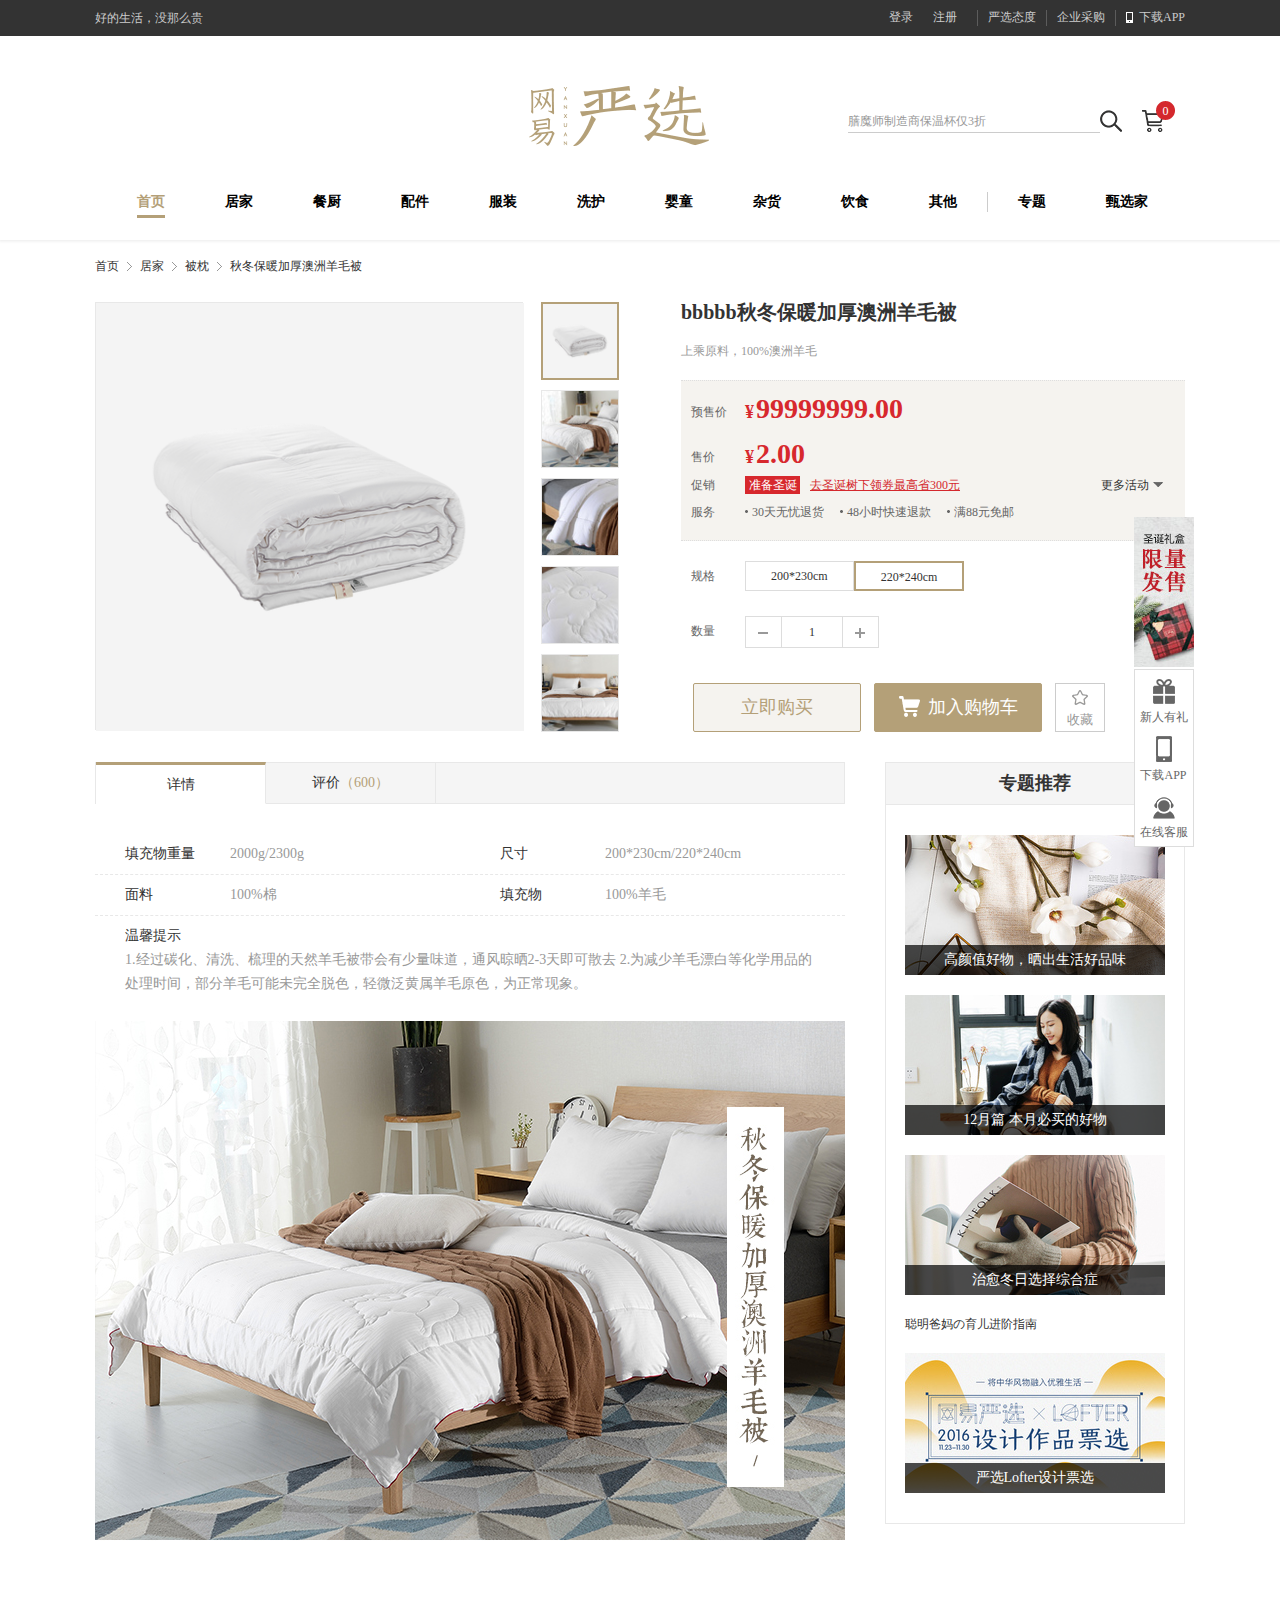
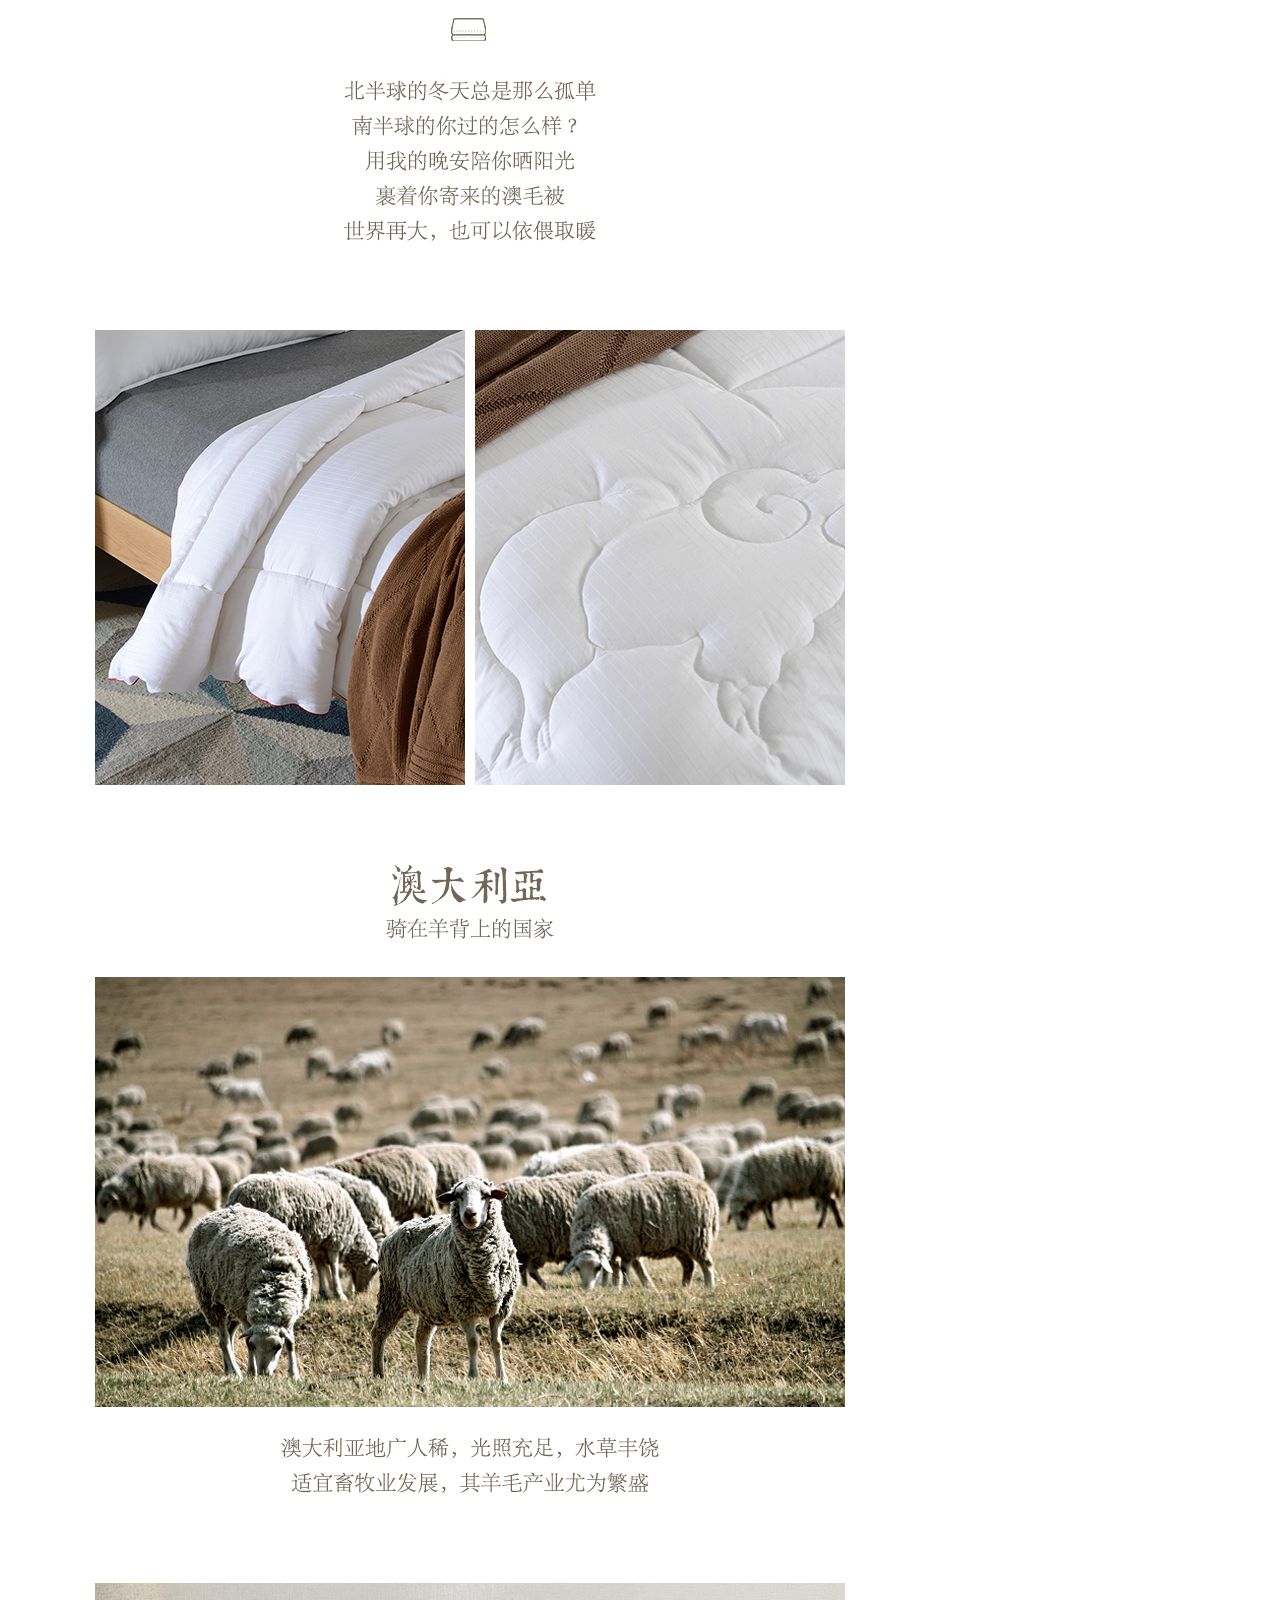
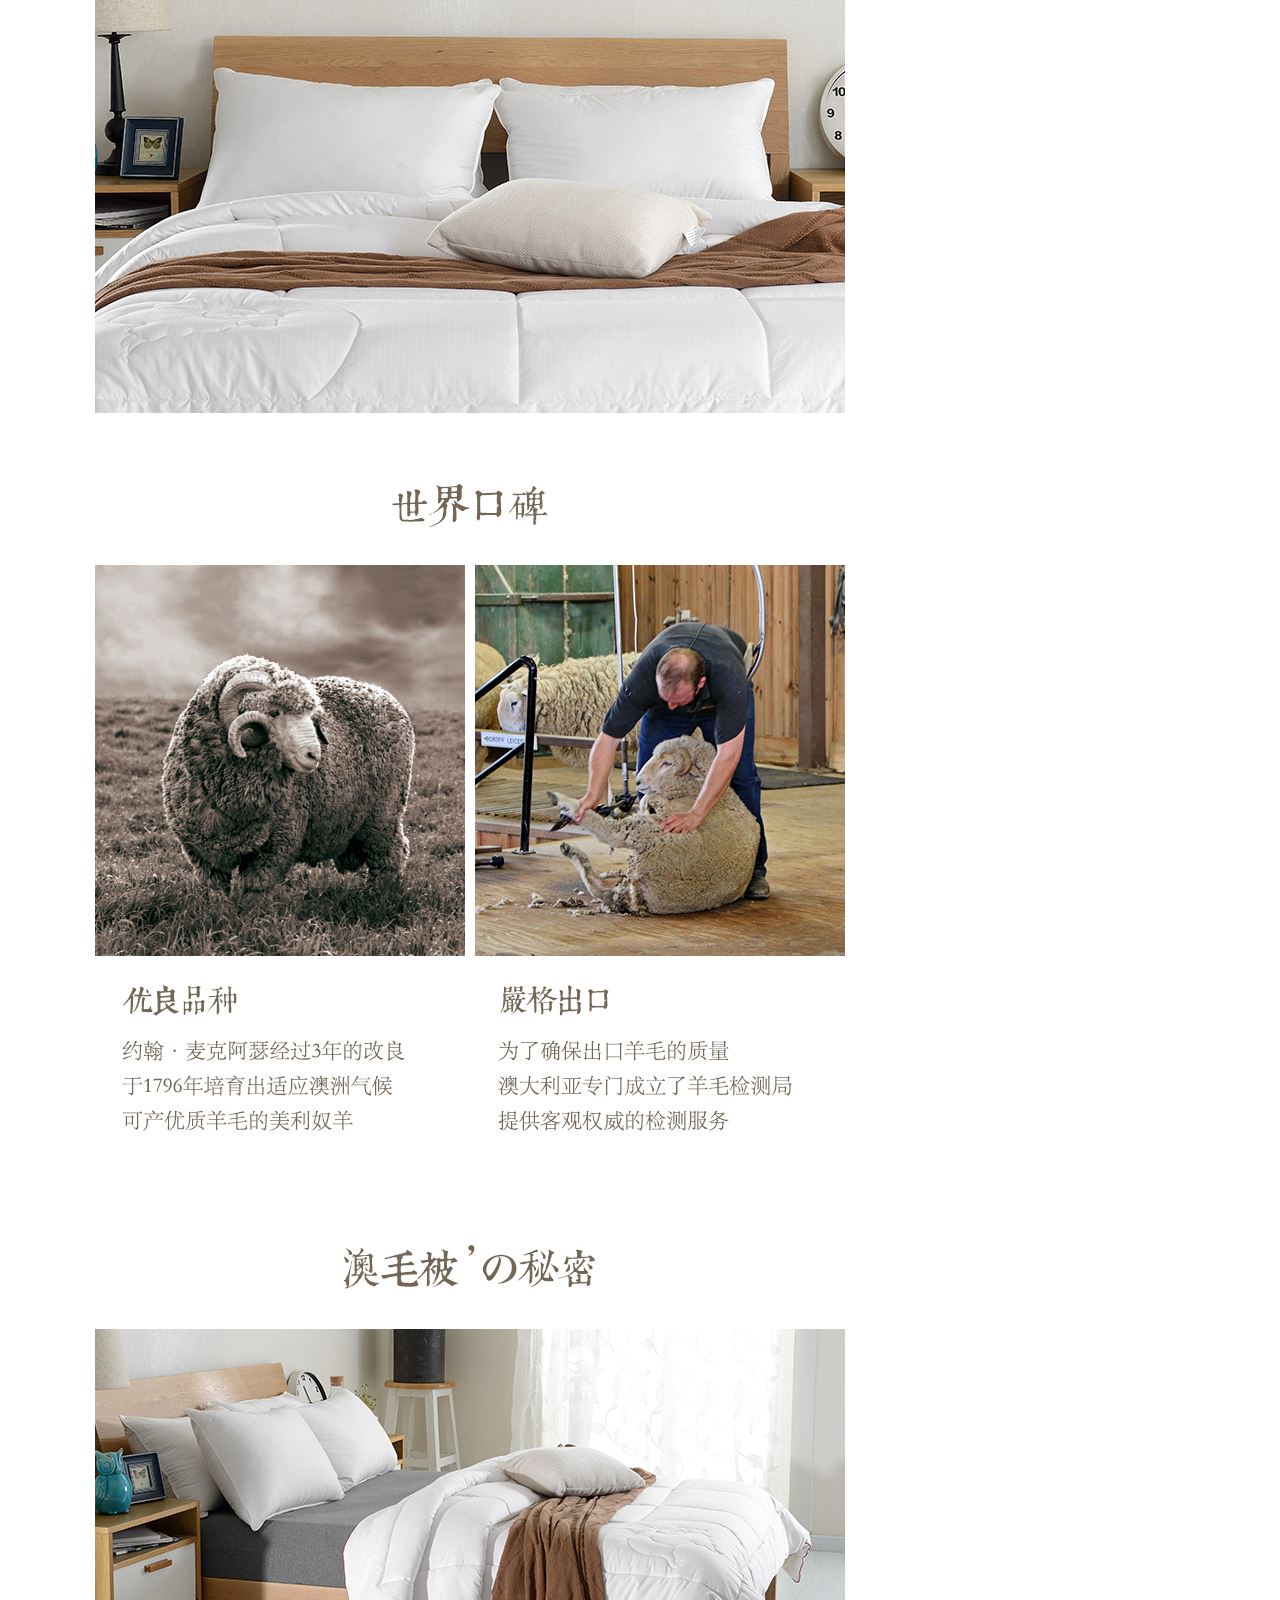
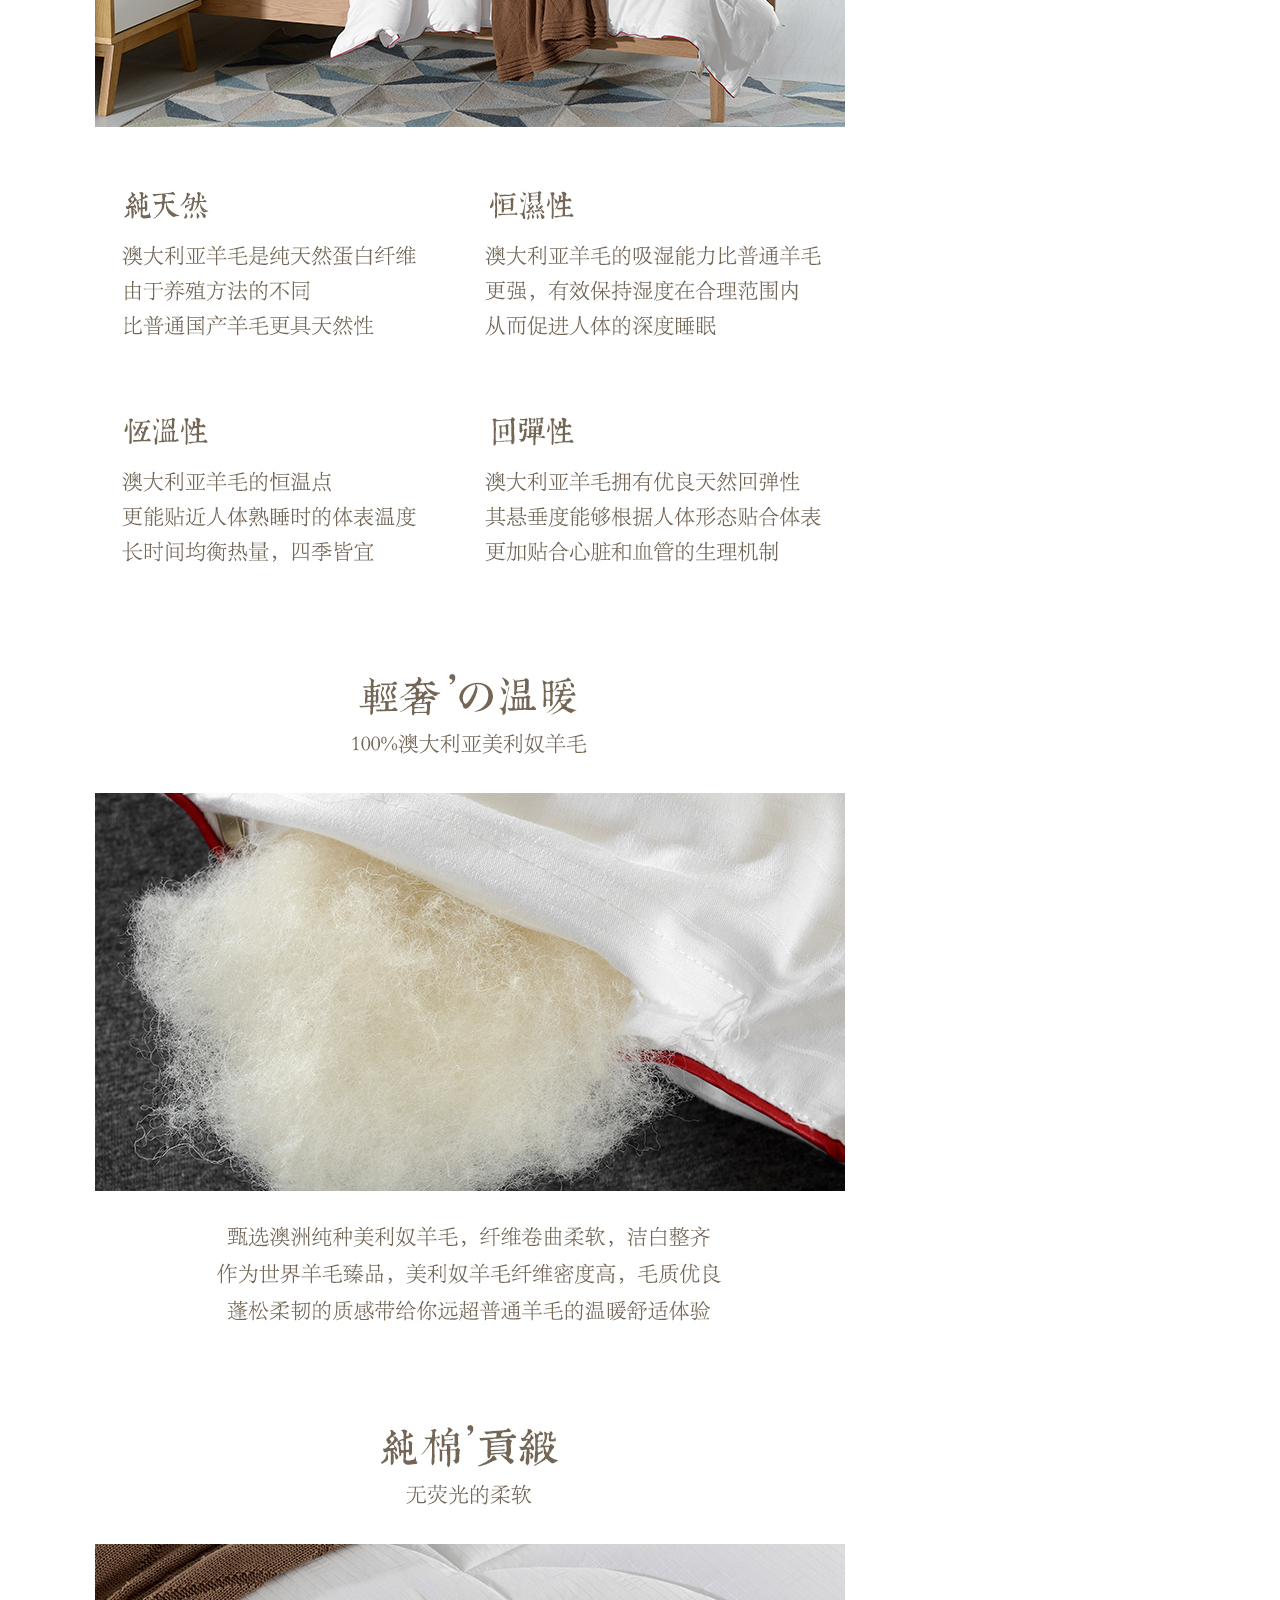
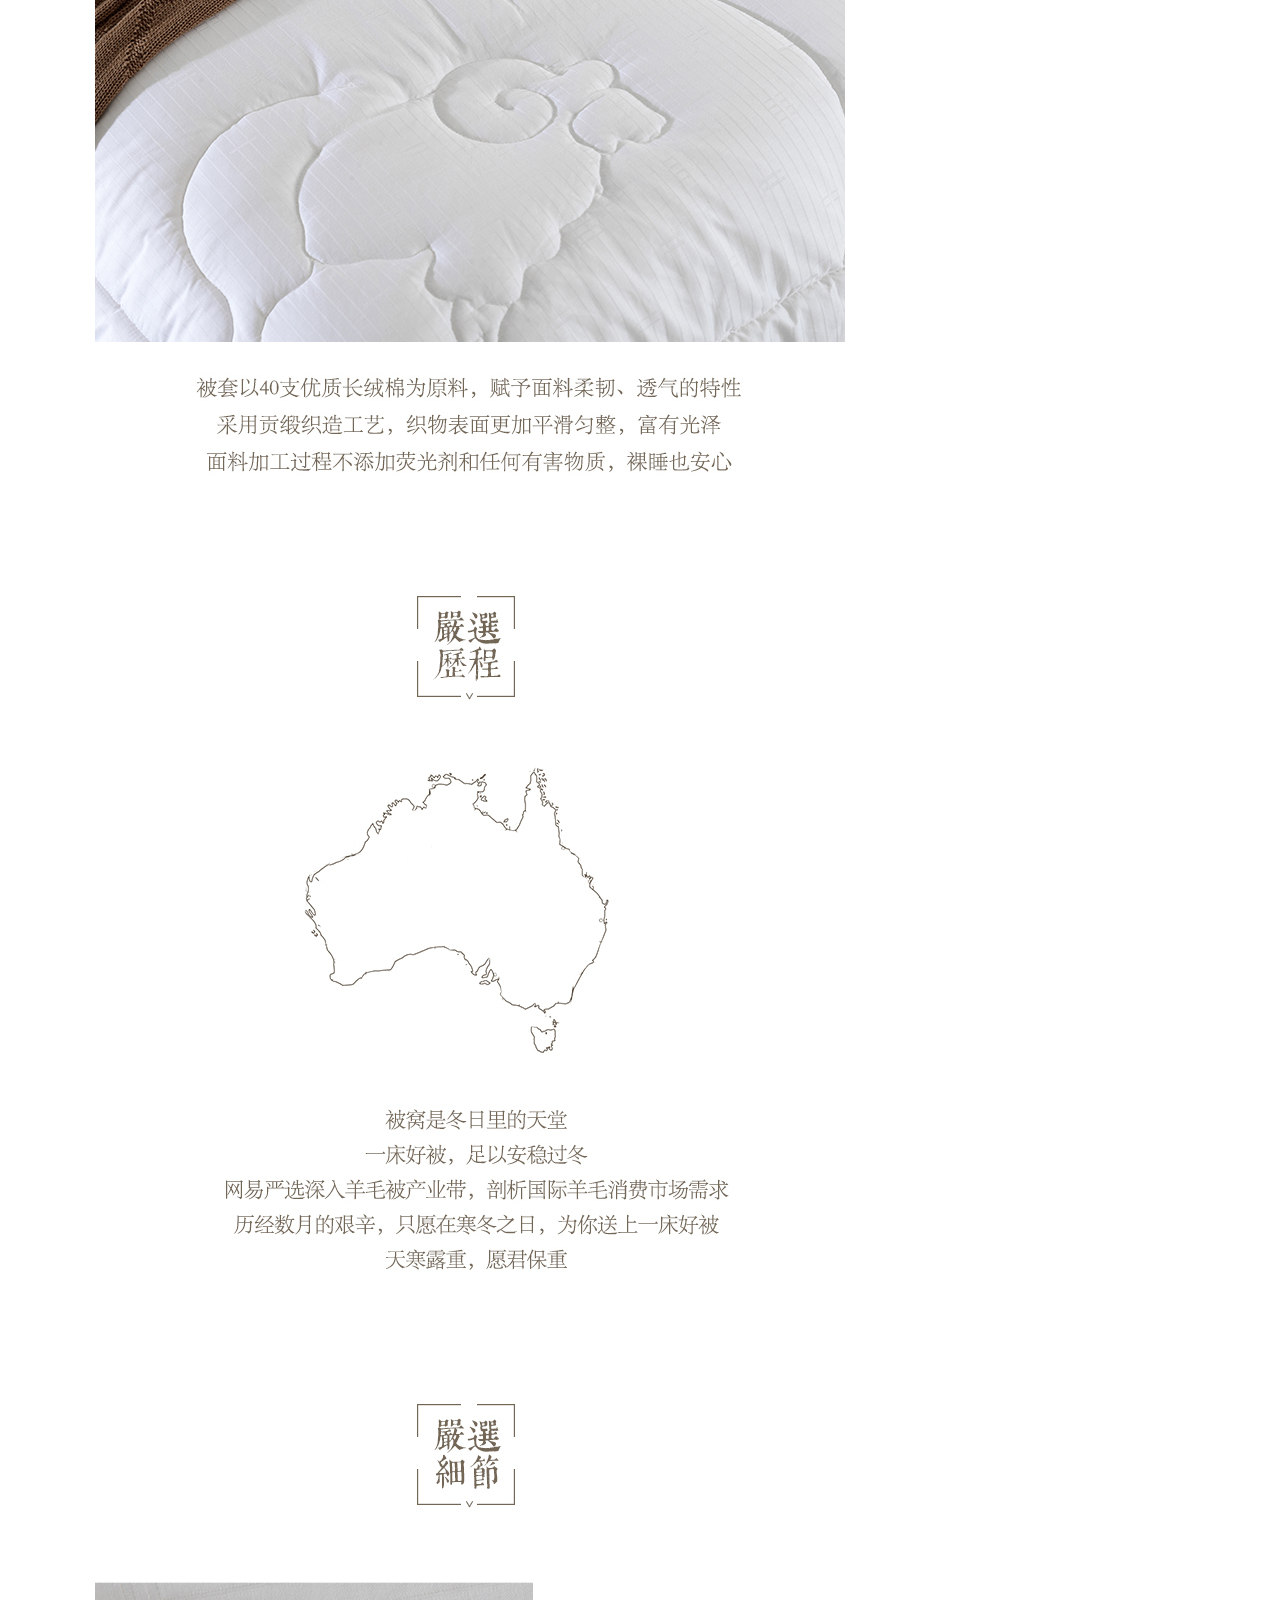
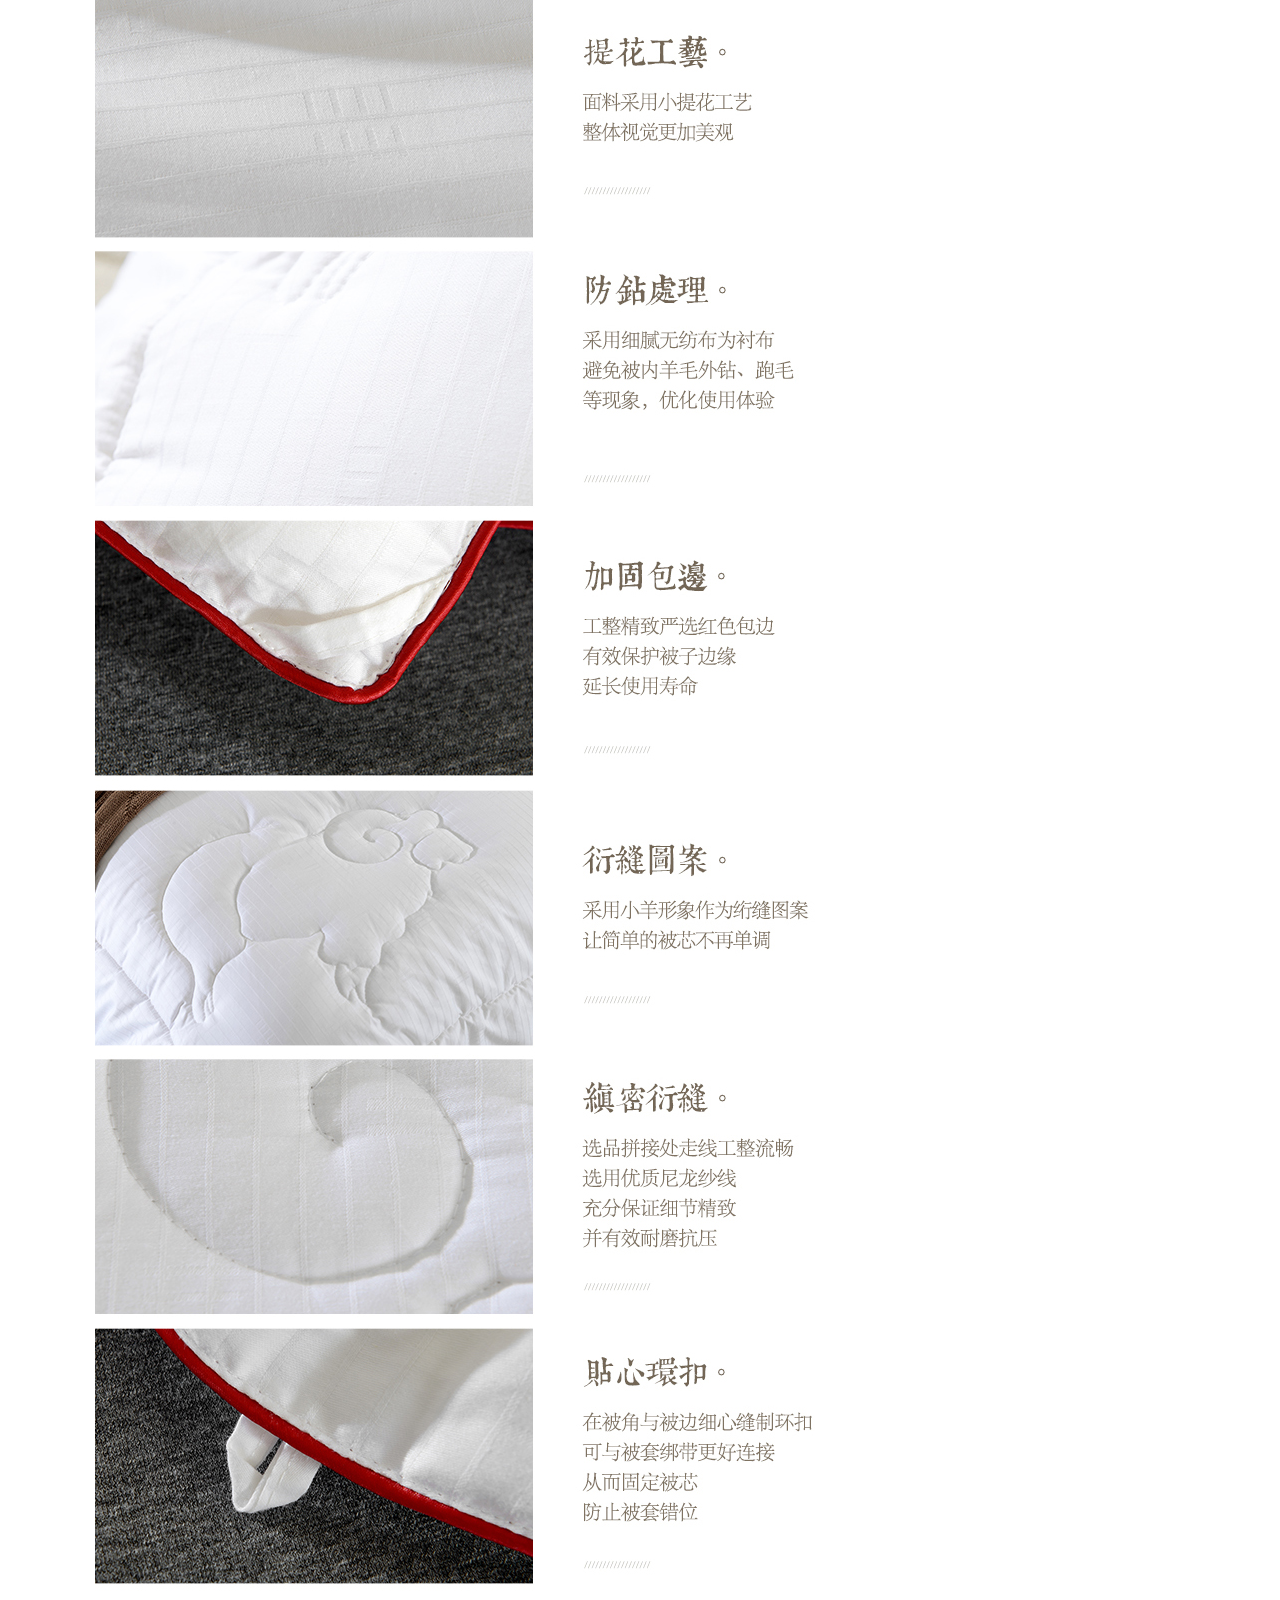
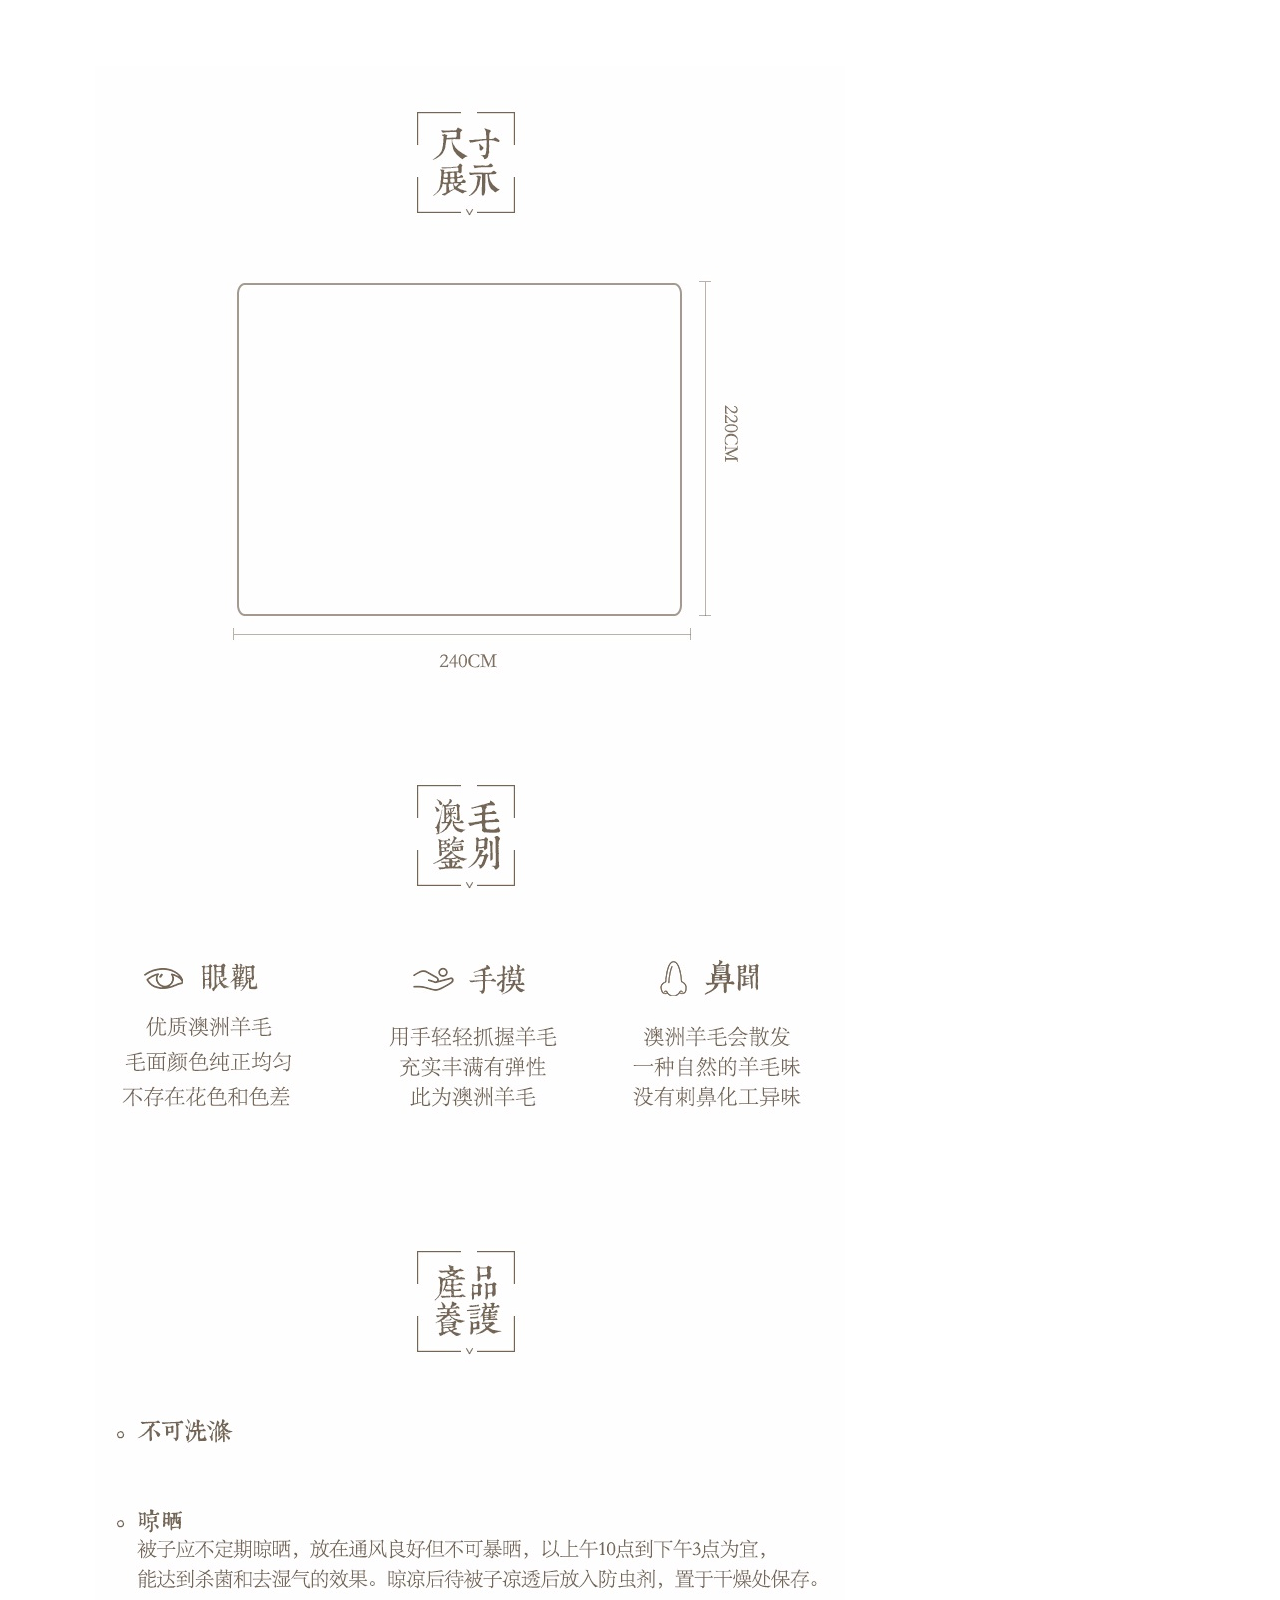
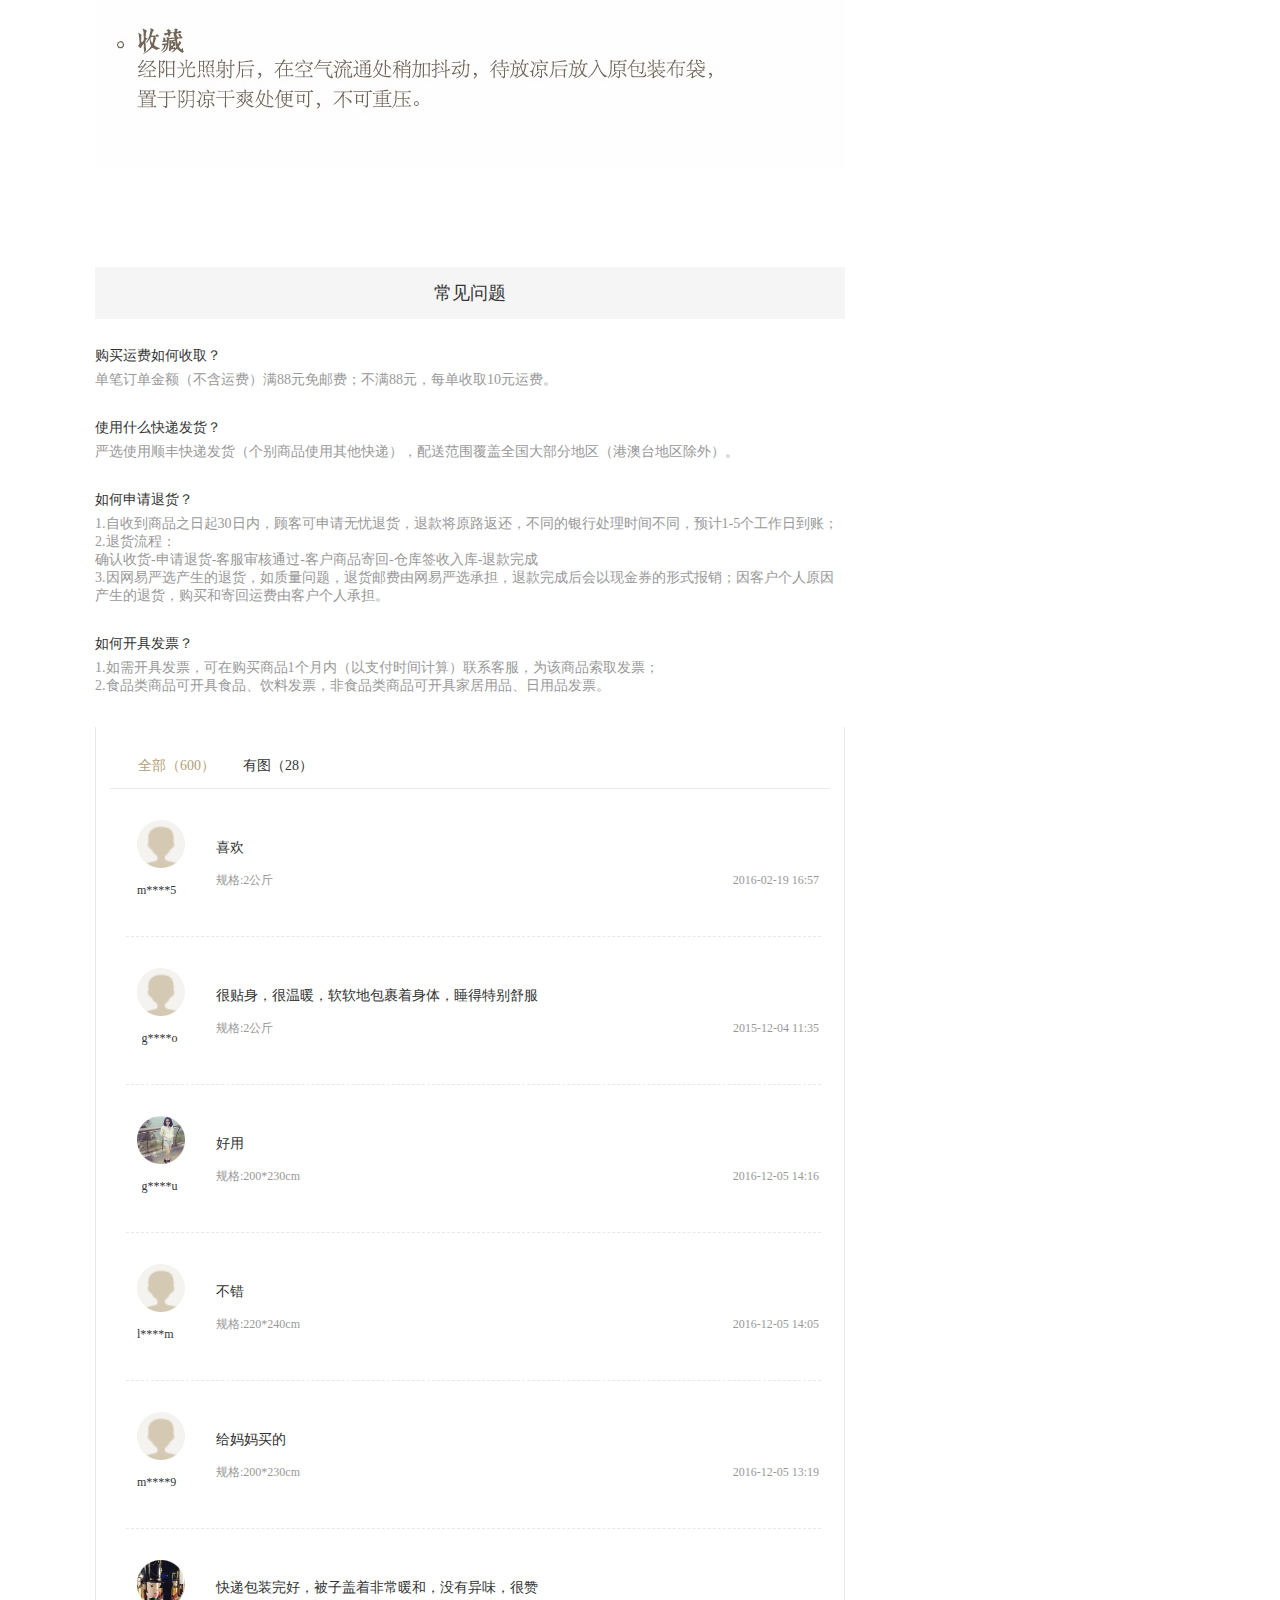
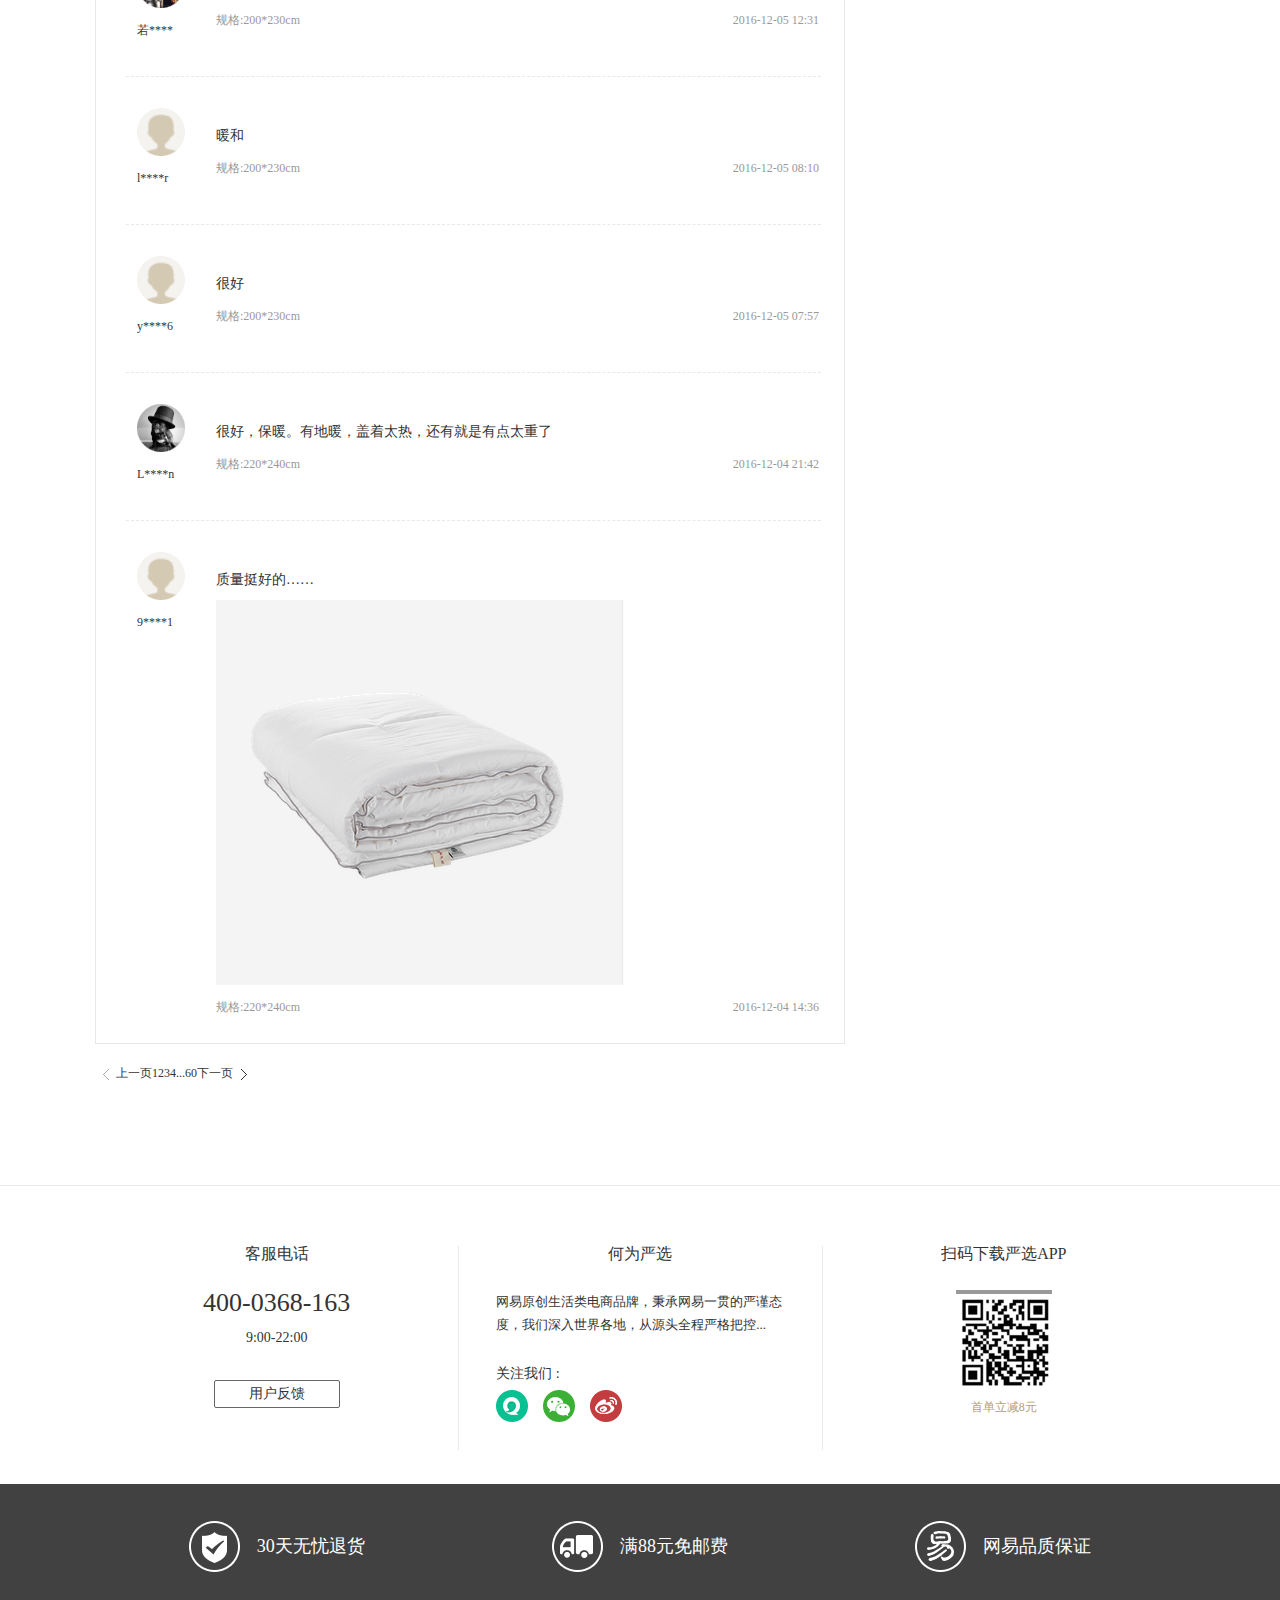
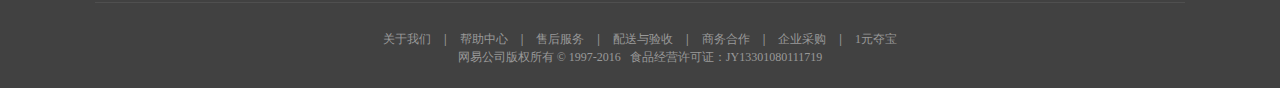
<file: wh1607程凯/yanxuan/gooditem2.html>
<!DOCTYPE html>
<html class="js rgba opacity cssanimations borderradius boxshadow csstransitions csstransforms textshadow">
<head>
	<meta charset="UTF-8">
	<title>详情页</title>
	<link rel="stylesheet" href="./css/style.css" type="text/css">
	<link rel="stylesheet" href="./css/detail.css">
<script type="text/javascript" src="js/jquery-1.12.2.min.js"></script>
<script type="text/javascript" src="js/index_js.js"></script>	
</head>
	<body>
		<!-- 头部 -->
<header class="g-hd" id="gTopbar">
	<!-- 顶部导航 -->
	<div id="j-siteNav" class="m-siteNav">
		<div class="g-row">
			<p class="declare">好的生活，没那么贵</p>
			<div class="right">
				<a class="login j-topLogin" href="login.html">登录</a>
				<a class="register j-topRegister" href="register.html">注册</a>
				<div class="split"></div>
				<a class="attitude">严选态度</a>
				<div class="split"></div>
				<a class="attitude">企业采购</a>
				<div class="split"></div>
				<div class="m-dropdown m-hdAppDownload">
					<a class="trigger j-downloadlink"  >	
						<span class="txt">下载APP</span>
						<i class="icon w-icon-normal icon-normal-phone-app"></i>
					</a>
					<div class="bd ">
						<div class="wrap ">
							<div class="QRcode j-qrcode ">
								<img src="./img/1.png"/>
							</div>						
							<span class="txt ">扫码下载 首单立减8元</span>
						</div>
					</div>
				</div>
			</div>
		</div>
	</div>
	<div id="js-funcTabWrap " style="height: 204px; ">
		<div id="js-funcTab" class="m-funcTab">
			<div class="g-row ">
				<a class="j-tab-logo tab-logo" title="网易严选 "></a>
				<div class="tab-inner ">
					<!-- 输入搜索框 -->
						<div class="m-search ">
							<a class="w-button-cart j-button-cart " >
								<i class="w-icon-normal icon-normal-blackcart"></i>
								<i class="w-icon-normal icon-normal-badge j-cart-num">0</i>
							</a>
							<div class="m-searchInput " id="j-search ">
								<div class=" w-button-search j-searchButton " >
									<i class="w-icon-normal icon-normal-search "></i>
								</div>
								<input id="topSearchInput" type="text" placeholder="膳魔师制造商保温杯仅3折 " class="w-searchInput j-searchInput " />
				<div id="j-placeholderwarp "></div>
				<div class="m-ppnl f-hide j-searchSuggest ">				
					<div class="ppnl-ct js-ppnl-ct ">
						<div class="js-ppnl-content ">
						</div>
					</div>
				</div>
			</div>
		</div>
					<!-- 菜单导航 -->
						<ul class="tab-nav">
		<li class="nav-item active first ">
					<a class="topLevel " title="首页 " href="index.html ">首页</a>
				</li>
		<li class="j-nav-item nav-item ">
					<a class="topLevel " href="listgood.html " title="居家 ">居家</a>
					<div class="j-nav-dropdown nav-dropdown " style="display: none; ">
						<div class="j-nav-cateCard nav-cateCard " style="width: 1423px; left: -711.5px; ">
							<ul class="card-list topnav1"></ul>
						</div>
					</div>
				</li>
		<li class="j-nav-item nav-item ">
			<a class="topLevel ">餐厨</a>
			<div class="j-nav-dropdown nav-dropdown " style="display: none; ">
			<div class="j-nav-cateCard nav-cateCard " style="width: 1423px; left: -711.5px; ">
			<ul class="card-list topnav2"></ul>
		</div>
		</div>
		</li>
		<li class="j-nav-item nav-item ">		
		<a class="topLevel " href=" " title="配件 ">配件</a>
		<div class="j-nav-dropdown nav-dropdown " style="display: none; ">
		<div class="j-nav-cateCard nav-cateCard " style="width: 1423px; left: -711.5px; ">
		<ul class="card-list topnav3"></ul>
		</div>
		</div>
		</li>
		<li class="j-nav-item nav-item ">
		<a class="topLevel " >服装</a>
		<div class="j-nav-dropdown nav-dropdown " style="display: none; ">
		<div class="j-nav-cateCard nav-cateCard " style="width: 1423px; left: -711.5px; ">
		<ul class="card-list topnav4"></ul>
		</div>
		</div>
		</li>
		<li class="j-nav-item nav-item ">
		<a class="topLevel " href="h " title="洗护 ">洗护</a>
		<div class="j-nav-dropdown nav-dropdown ">
		<div class="j-nav-cateCard nav-cateCard " style="width: 1423px; left: -711.5px; ">
		<ul class="card-list topnav5"></ul>
		</div>
		</div>
		</li>
		<li class="j-nav-item nav-item ">
		<a class="topLevel " >婴童</a>
		<div class="j-nav-dropdown nav-dropdown " style="display: none; ">
		<div class="j-nav-cateCard nav-cateCard " style="width: 1423px; left: -711.5px; ">
		<ul class="card-list topnav6"></ul>
		</div>
		</div>
		</li>
		<li class="j-nav-item nav-item ">
		<a class="topLevel " >杂货</a>
		<div class="j-nav-dropdown nav-dropdown " style="display: none; ">
		<div class="j-nav-cateCard nav-cateCard " style="width: 1423px; left: -711.5px; ">
		<ul class="card-list topnav7"></ul>
		</div>
		</div>
		</li>
		<li class="j-nav-item nav-item ">
		<a class="topLevel ">饮食</a>

		<div class="j-nav-dropdown nav-dropdown " style="display: none; ">
		<div class="j-nav-cateCard nav-cateCard " style="width: 1423px; left: -711.5px; ">
		<ul class="card-list topnav8"></ul>
		</div>
		</div>
		</li>
		<li class="j-nav-item nav-item ">
		<a class="topLevel " >其他</a>


		<div class="j-nav-dropdown nav-dropdown " style="display: none; ">
		<div class="j-nav-cateCard nav-cateCard " style="width: 1423px; left: -711.5px; ">
		<ul class="card-list topnav9"></ul>
				</div>
			</div>
		</li>
			<li class="split fixed-hide "></li>
			<li class="nav-item fixed-hide "><a class="topLevel " >专题</a></li>
			<li class="nav-item fixed-hide last "><a class="topLevel " >甄选家</a></li>
		</ul>
					<!-- 购物车图标 -->
					<a class="w-cart j-cart " >
						<i class="w-icon-normal icon-normal-blackcart "></i>
						<i class="w-icon-normal icon-normal-badge j-cart-num j-cart-num2 ">0</i>
					</a>
					
				</div>
					<div class="notLogin ">
						<a class="login j-topLogin "href="login.html" >登录</a>
						<a class="register j-topRegister"href="register.html" >注册</a>
					</div>
			</div>
		</div>
	</div>
</header>	
<div class="g-detail">
			<div class="g-bd">
				<div class="m-crumbs">
					<a >首页</a>
					<span class="w-icon w-icon-arrow"></span>
					<a >居家</a>
					<span class="w-icon w-icon-arrow"></span>
					<a >被枕</a>
					<span class="w-icon w-icon-arrow"></span>
					<span class="z-cur">秋冬保暖加厚澳洲羊毛被</span>
				</div>
			</div>
			<div class="g-bd">
				<div class="m-detail">
					<div class="detail-top">
						<div class="bigImgShow">
							<img src="./img/good0.png" />
						</div>
						<div class="slide">
							<div class="view">
								<div class="shadow"></div>
								<img class="j-thumb" src="./img/good0.png" >
							</div>
							<div class="list j-sthumbs">
								<ul>
									<li class="z-active">
										<a href="javascript:;"><img src="./img/66425d1ed50b3968fed27c822fdd32e0.png" alt="鼠标悬停切换"></a>
									</li>
									<li class="">
										<a href="javascript:;"><img src="./img/b7e3438c473a296a7e9feecbd4139af5(1).jpg" alt="鼠标悬停切换"></a>
									</li>
									<li class="">
										<a href="javascript:;"><img src="./img/70422011e5a9855a0723c9c08d0cbbb0.jpg" alt="鼠标悬停切换"></a>
									</li>
									<li class="">
										<a href="javascript:;"><img src="./img/f65dbb00aff8b43be02f2c8104208877.jpg" alt="鼠标悬停切换"></a>
									</li>
									<li class="">
										<a href="javascript:;"><img src="./img/85e8575c8e473a2f71054e9e36b1211c.jpg" alt="鼠标悬停切换"></a>
									</li>
								</ul>
							</div>
						</div>
						<div class="info">
							<div class="intro">
								<div class="name">bbbbb秋冬保暖加厚澳洲羊毛被</div>
								<div class="desc">上乘原料，100%澳洲羊毛</div>
							</div>
							<div class="price u-formctr">
								<div class="field pBox j-preSell f-hide f-cb">
									<span class="label label-1">预售价</span>
									<span class="rp"><span class="rmb">¥</span><span class="num j-preSell-price">99999999.00</span></span>
									
									</span>
								</div>
								<div class="field pBox j-sell f-cb">
									<span class="label label-1">售价</span>
									<span class="rp"><span class="rmb">¥</span><span class="num j-retail-price">2.00</span></span>
								</div>
								<div class="field sale">
									<span class="label label-2">促销</span>
									<a class="firstLink j-huodong" >
										<div class="activityType">准备圣诞</div>去圣诞树下领券最高省300元
									</a>
									<div class="moreList">
										<div class="saleLink">
											<div class="moreBox">
												<a href="javascript:;" class="more">更多活动<i class="w-icon-normal icon-normal-down"></i></a>
											</div>
											<ul class="linkList">
												<li class="lItem">
													<a class="link j-huodong" >
														<span class="activityType activityType-1">准备圣诞</span>去圣诞树下领券最高省300元
													</a>
												</li>
												<li class="lItem">
													<a class="link j-huodong" >
														<span class="activityType activityType-1">准备圣诞</span>订单满129元送圣诞袜免单券
													</a>
												</li>
											</ul>
										</div>
									</div>
									<div style="clear:both"></div>
								</div>
								<div class="field server">
									<span class="label">服务</span>
									<span class="sItem"><i class="w-icon-normal icon-normal-point "></i>30天无忧退货</span>
									<span class="sItem"><i class="w-icon-normal icon-normal-point "></i>48小时快速退款</span>
									<span class="sItem"><i class="w-icon-normal icon-normal-point "></i>满88元免邮</span>
									<div style="clear:both"></div>
								</div>
							</div>
							<div class="j-param">
								<div class="param u-formctr">
									<span class="name name-1">规格</span>
									<div class="field field-1">
										<ul class="m-tabs">  
											<li class="tab tab-txt" > 
												<span class="txt">200*230cm</span>												
											</li>
											<li class="tab tab-txt tab-sel" >
												<span class="txt">220*240cm</span>												
											</li>
										</ul>
									</div>
								</div>
							</div>
							<div class="number u-formctr">
									<span class="name name-1">数量</span>
									<div class="field">
										<div class="j-numcount f-ib">
											<div class="u-selnum">
												<span class="j-reduce less z-dis  jian1">
													<i class="hx"></i>
												</span>
												<input class="j-input aprice1" type="text" value="1"></input>
												<span class="j-add more jia1">
													<i class="hx"></i>
													<i class="sx"></i>
												</span>
											</div>
										</div>
									</div>
							</div>
							<div class="btns">
								<a class="btn w-button w-button-ghost w-button-xl
j-btn-directBuy"><span>立即购买</span></a>
								<a class="btn w-button w-button-primary w-button-xl
j-btn-addcart"href="shoppingcar.html" ><span><i class="w-icon icon-cart-detail"></i>加入购物车</span></a>
								<div class="w-collectZone nopCollect j-collectBtn" title="点击收藏">
									<div class="zone-1">
										<div class="top top-1">
											<span class="w-icon-normal icon-normal-collectEpt"></span>
										</div>
										<div class="top top-2">
											<span class="w-icon-normal icon-normal-collectFull"></span>
										</div>
									</div>
									<div class="zone-2">
										<div class="bottom bottom-1">
											<p class="textOne">收藏</p>
										</div>
										<div class="bottom bottom-2">
											<p class="textTwo">已收藏</p>
										</div>
									</div>
								</div>
							</div>
						</div>
					</div>
					<div class="bd" style="margin-top: -20px;">
						<div class="left">
							<div class="detail-nav j-nav-tab">
								<ul class="nav">
									<li class="item item-active j-nav-item" data-con="j-nav-html">
										<a >详情</a>
									</li>
									<li class="item j-nav-item" data-con="j-nav-comment">
										<a >评价<span class="num">（600）</span></a>
									</li>
									<li class="bg"></li>
								</ul>
							</div>
							<div class="detail-html j-nav-con j-nav-html">
								<ul id="j-attrList" class="m-attrList" style="visibility: visible;">
									<li class="item j-item">
										<span class="name">填充物重量</span>
										<span class="value">2000g/2300g</span>
									</li>
									<li class="item j-item">
										<span class="name">尺寸</span>
										<span class="value">200*230cm/220*240cm</span>
									</li>
									<li class="item j-item">
										<span class="name">面料</span>
										<span class="value">100%棉</span>
									</li>
									<li class="item j-item">
										<span class="name">填充物</span>
										<span class="value">100%羊毛</span>
									</li>
									<li class="item j-item" style="width: 100%; border-bottom-style: none;">
										<span class="name">温馨提示</span>
										<span class="value">1.经过碳化、清洗、梳理的天然羊毛被带会有少量味道，通风晾晒2-3天即可散去 2.为减少羊毛漂白等化学用品的处理时间，部分羊毛可能未完全脱色，轻微泛黄属羊毛原色，为正常现象。</span>
									</li>
								</ul>
								<div class="j-itemDetail">
									<p><img src="./img/c78ec6e16d8477525c0a59e3c9d847b8.jpg" style=""></p>
									<p><img src="./img/294185760b75f364f6ed42784877e59c.jpg" style=""></p>
									<p><img src="./img/2468d1851e29930cc3802f125da5d6e8.jpg"  style=""></p>
									<p><img src="./img/0794791277945c1577776724778124f8.jpg" style=""></p>
									<p><img src="./img/6973ca1e6f264620d5d25e581a0d623d.jpg"  style=""></p>
									<p><img src="./img/26f01273c833c2ae75177a5c8d9310ef.jpg"  style=""></p>
									<p><img src="./img/bf0207da5160588acf58d0f02ea9d360.jpg"  style=""></p>
									<p><img src="./img/dbd5d5171a309344d05663952930441f.jpg"  style=""></p>
									<p><img src="./img/e7a65ac0824fc1584c2f1943ed1eaed0.jpg" style=""></p>
									<p><img src="./img/88871ed9eccf7fbdfccf7912bb8f9d21.jpg"  style=""></p>
									<p><img src="./img/7aa0e4c0abeb157e231b17e91cfa8f02.jpg"  style=""></p>
									<p><img src="./img/a38f897200e305e7b23d62431b9c4d18.jpg"  style=""></p>
									<p><img src="./img/bb147c0e96cdac2d77ab4eef1785e99d.jpg"  style=""></p>
									<p><img src="./img/c6a270f7aed68cfe74e66d720c776fca.jpg"  style=""></p>
									<p><img src="./img/c2c0b548be17f620db8afbe039a99452.jpg"  style=""></p>
									<p><img src="./img/155fe0023e17bac4af486a6c1c098537.jpg"  style=""></p>
									<p><img src="./img/8f1f120ca7e362595fd986ea6de8814f.jpg" style=""></p>
									<p><img src="./img/6971f0333e0eeef7d9951edad068d4ec.jpg" style=""></p>
									<p><img src="./img/c307630edf971e408938f1007169fa53.jpg" style=""></p>
									<p><img src="./img/4ea2ba74fb518a298ef825c43ed634f4.jpg" style=""></p>
									<p><br></p>
								</div>
								<div class="other">
									<div class="tt">常见问题</div>
									<div class="con">
										<ul>
											<li class="issue">
												<div class="question">购买运费如何收取？</div>
												<div class="answer">单笔订单金额（不含运费）满88元免邮费；不满88元，每单收取10元运费。</div>
											</li>
											<li class="issue">
												<div class="question">使用什么快递发货？</div>
												<div class="answer">严选使用顺丰快递发货（个别商品使用其他快递），配送范围覆盖全国大部分地区（港澳台地区除外）。</div>
											</li>
											<li class="issue">
												<div class="question">如何申请退货？</div>
												<div class="answer">1.自收到商品之日起30日内，顾客可申请无忧退货，退款将原路返还，不同的银行处理时间不同，预计1-5个工作日到账；<br>2.退货流程：<br>确认收货-申请退货-客服审核通过-客户商品寄回-仓库签收入库-退款完成<br>3.因网易严选产生的退货，如质量问题，退货邮费由网易严选承担，退款完成后会以现金券的形式报销；因客户个人原因产生的退货，购买和寄回运费由客户个人承担。</div>
											</li>
											<li class="issue">
												<div class="question">如何开具发票？</div>
												<div class="answer">1.如需开具发票，可在购买商品1个月内（以支付时间计算）联系客服，为该商品索取发票；<br>2.食品类商品可开具食品、饮料发票，非食品类商品可开具家居用品、日用品发票。</div>
											</li>
										</ul>
									</div>
								</div>
							</div>
							<div class="detail-comment j-nav-con j-nav-comment f-hide" id="nav-comment">
								<ul class="m-commentList">
									<li>
										<div class="m-commentNav j-commentNav">
											<div class="w-radio f-left active s-gold"><input class="radio" type="radio" name="commentCategory" id="allComment" value="0" checked="checked"><label for="allComment" class="ml3">全部（600）</label></div>
											<div class="w-radio f-left ml40 s-gold  "><input class="radio" type="radio" name="commentCategory" id="picComment" value="1"><label for="picComment" class="ml3">有图（28）</label></div>
										</div>
									</li>
									<li class="item f-clearfix">
										<div class="m-commentUser">
											<div class="avatarWarp"><img src="./img/485ff1be6912be6ae696b6d360d1b101.png" alt="m****5">
												<div class="mask w-icon-normal icon-normal-mask"></div>
											</div>
											<div class="username-withIcon">
												
												<div class="username f-center">m****5</div>
											</div>
										</div>
										<div class="m-comment f-clearfix">
											<div class="content">喜欢</div>
											<div class="meta">
												<div class="skuInfo"><span class="mr20">规格:2公斤</span></div>
												<div class="right">
													<div class="createTime">2016-02-19 16:57</div>
												</div>
											</div>
											<div id="1480942528816" class="lightbox"></div>
										</div>
									</li>
									<li class="item f-clearfix">
										<div class="m-commentUser">
											<div class="avatarWarp"><img src="./img/485ff1be6912be6ae696b6d360d1b101.png" alt="g****o">
												<div class="mask w-icon-normal icon-normal-mask"></div>
											</div>
											<div class="username-withIcon">
												<a class="w-icon-member member-comment-vip2" ></a>
												<div class="username f-center">g****o</div>
											</div>
										</div>
										<div class="m-comment f-clearfix">
											<div class="content">很贴身，很温暖，软软地包裹着身体，睡得特别舒服</div>
											<div class="meta">
												<div class="skuInfo"><span class="mr20">规格:2公斤</span></div>
												<div class="right">
													<div class="createTime">2015-12-04 11:35</div>
												</div>
											</div>
											<div id="1480942528817" class="lightbox"></div>
										</div>
									</li>
									<li class="item f-clearfix">
										<div class="m-commentUser">
											<div class="avatarWarp"><img src="./img/mail180x180.jpg" alt="g****u">
												<div class="mask w-icon-normal icon-normal-mask"></div>
											</div>
											<div class="username-withIcon">
												<a class="w-icon-member member-comment-vip3" href="http://you.163.com/membership/index" title="品质生活家"></a>
												<div class="username f-center">g****u</div>
											</div>
										</div>
										<div class="m-comment f-clearfix">
											<div class="content">好用</div>
											<div class="meta">
												<div class="skuInfo"><span class="mr20">规格:200*230cm</span></div>
												<div class="right">
													<div class="createTime">2016-12-05 14:16</div>
												</div>
											</div>
											<div id="1480942528818" class="lightbox"></div>
										</div>
									</li>
									<li class="item f-clearfix">
										<div class="m-commentUser">
											<div class="avatarWarp"><img src="./img/485ff1be6912be6ae696b6d360d1b101.png" alt="l****m">
												<div class="mask w-icon-normal icon-normal-mask"></div>
											</div>
											<div class="username-withIcon">
												
												<div class="username f-center">l****m</div>
											</div>
										</div>
										<div class="m-comment f-clearfix">
											<div class="content">不错</div>
											<div class="meta">
												<div class="skuInfo"><span class="mr20">规格:220*240cm</span></div>
												<div class="right">
													<div class="createTime">2016-12-05 14:05</div>
												</div>
											</div>
											<div id="1480942528819" class="lightbox"></div>
										</div>
									</li>
									<li class="item f-clearfix">
										<div class="m-commentUser">
											<div class="avatarWarp"><img src="./img/485ff1be6912be6ae696b6d360d1b101.png" alt="m****9">
												<div class="mask w-icon-normal icon-normal-mask"></div>
											</div>
											<div class="username-withIcon">
												
												<div class="username f-center">m****9</div>
											</div>
										</div>
										<div class="m-comment f-clearfix">
											<div class="content">给妈妈买的</div>
											<div class="meta">
												<div class="skuInfo"><span class="mr20">规格:200*230cm</span></div>
												<div class="right">
													<div class="createTime">2016-12-05 13:19</div>
												</div>
											</div>
											<div id="1480942528820" class="lightbox"></div>
										</div>
									</li>
									<li class="item f-clearfix">
										<div class="m-commentUser">
											<div class="avatarWarp"><img src="./img/8e5048720d58ccb8b3d5c436d2192750" alt="若****">
												<div class="mask w-icon-normal icon-normal-mask"></div>
											</div>
											<div class="username-withIcon">
												
												<div class="username f-center">若****</div>
											</div>
										</div>
										<div class="m-comment f-clearfix">
											<div class="content">快递包装完好，被子盖着非常暖和，没有异味，很赞</div>
											<div class="meta">
												<div class="skuInfo"><span class="mr20">规格:200*230cm</span></div>
												<div class="right">
													<div class="createTime">2016-12-05 12:31</div>
												</div>
											</div>
											<div id="1480942528821" class="lightbox"></div>
										</div>
									</li>
									<li class="item f-clearfix">
										<div class="m-commentUser">
											<div class="avatarWarp"><img src="./img/485ff1be6912be6ae696b6d360d1b101.png" alt="l****r">
												<div class="mask w-icon-normal icon-normal-mask"></div>
											</div>
											<div class="username-withIcon">
												
												<div class="username f-center">l****r</div>
											</div>
										</div>
										<div class="m-comment f-clearfix">
											<div class="content">暖和</div>
											<div class="meta">
												<div class="skuInfo"><span class="mr20">规格:200*230cm</span></div>
												<div class="right">
													<div class="createTime">2016-12-05 08:10</div>
												</div>
											</div>
											<div id="1480942528822" class="lightbox"></div>
										</div>
									</li>
									<li class="item f-clearfix">
										<div class="m-commentUser">
											<div class="avatarWarp"><img src="./img/485ff1be6912be6ae696b6d360d1b101.png" alt="y****6">
												<div class="mask w-icon-normal icon-normal-mask"></div>
											</div>
											<div class="username-withIcon">
												
												<div class="username f-center">y****6</div>
											</div>
										</div>
										<div class="m-comment f-clearfix">
											<div class="content">很好
											</div>
											<div class="meta">
												<div class="skuInfo"><span class="mr20">规格:200*230cm</span></div>
												<div class="right">
													<div class="createTime">2016-12-05 07:57</div>
												</div>
											</div>
											<div id="1480942528823" class="lightbox"></div>
										</div>
									</li>
									<li class="item f-clearfix">
										<div class="m-commentUser">
											<div class="avatarWarp"><img src="./img/b3efe62522062903fae2b2e3d1e377df.jpg" alt="L****n">
												<div class="mask w-icon-normal icon-normal-mask"></div>
											</div>
											<div class="username-withIcon">
											
												<div class="username f-center">L****n</div>
											</div>
										</div>
										<div class="m-comment f-clearfix">
											<div class="content">很好，保暖。有地暖，盖着太热，还有就是有点太重了</div>
											<div class="meta">
												<div class="skuInfo"><span class="mr20">规格:220*240cm</span></div>
												<div class="right">
													<div class="createTime">2016-12-04 21:42</div>
												</div>
											</div>
											<div id="1480942528824" class="lightbox"></div>
										</div>
									</li>
									<li class="item f-clearfix">
										<div class="m-commentUser">
											<div class="avatarWarp"><img src="./img/485ff1be6912be6ae696b6d360d1b101.png" alt="9****1">
												<div class="mask w-icon-normal icon-normal-mask"></div>
											</div>
											<div class="username-withIcon">
												
												<div class="username f-center">9****1</div>
											</div>
										</div>
										<div class="m-comment f-clearfix">
											<div class="content">质量挺好的……</div>
											<ul class="j-picList m-picList picList" data-target="1480942528825">
												<li class="item">
													<div class="before"></div><img src="./img/f12c4cc8f54ca4d6c3b1f8c906edae8a.png"></li>
											</ul>
											<div class="meta">
												<div class="skuInfo"><span class="mr20">规格:220*240cm</span></div>
												<div class="right">
													<div class="createTime">2016-12-04 14:36</div>
												</div>
											</div>
											<div id="1480942528825" class="lightbox" style="display: none;">
												<div class="m-lightbox">
													<div class="close"></div>
													<div class="j-slick slick slick-initialized slick-slider">
														<div aria-live="polite" class="slick-list draggable">
															<div class="slick-track" style="opacity: 1; width: 0px; transform: translate3d(0px, 0px, 0px);" role="listbox">
																<div class="slide slick-slide slick-current slick-active" data-slick-index="0" aria-hidden="false" style="width: 0px;" tabindex="0" role="option" aria-describedby="slick-slide00"><img src="./img/f12c4cc8f54ca4d6c3b1f8c906edae8a.png" style="width: 473px; height: 438px;"></div>
															</div>
														</div>
													</div>
												</div>
											</div>
										</div>
									</li>
								</ul>
							</div>
							<div class="comment-list j-nav-con j-nav-comment f-hide">
								<div id="pager" class="m-pager m-hrz ">
									<div class="m-wrap">
										<a  hidefocus="true" class="w-linkicon pagel f-disabled" data-page="0">
											<span class="w-icon icon-pagel icon-pagel_disabled"></span>
											<span class="txt">上一页</span>
										</a>
									</div>
									<div class="m-wrap">
										<a  class="w-linkicon w-linkicon-selected" >
											<span class="txt">1</span>
										</a>
									</div>
									<div class="m-wrap">
										<a  class="w-linkicon" >
											<span class="txt ">2</span>
										</a>
									</div>
									<div class="m-wrap">
										<a   class="w-linkicon" >
											<span class="txt ">3</span>
										</a>
									</div>
									<div class="m-wrap">
										<a class="w-linkicon" data-page="4">
											<span class="txt ">4</span>
										</a>
									</div>
									<div class="m-wrap">
										<a class="w-linkicon" data-page="31">
											<span class="txt ">...</span>
										</a>
									</div>
									<div class="m-wrap">
										<a  class="w-linkicon" data-page="60">
											<span class="txt ">60</span>
										</a>
									</div>
									<div class="m-wrap">
										<a class="w-linkicon pager " data-page="2">
											<span class="txt">下一页</span>
											<span class="w-icon icon-pager  "></span>
										</a>
									</div>
								</div>
							</div>
						</div>
						<div class="right">
							<div class="m-topicsRecommended">
								<header class="hd">
									专题推荐
								</header>
								<div class="bd">
									<ul class="j-subject">
										<a  class="item" ></a>
										<li class="item">
											<a class="item" ></a>
											<a class="m-topicRecommended" ><img width="260" height="140" src="./img/4e357f92cb7b03c542c1a27da7a50bad.jpg" alt="">
												<div class="text">高颜值好物，晒出生活好品味</div>
											</a>
										</li>
										<a class="item"></a>
										<li class="item">
											<a class="item" ></a>
											<a  class="m-topicRecommended" ><img width="260" height="140" src="./img/edb41992a3724f2fc49993b0eabe86fa.jpg" >
												<div class="text">12月篇 本月必买的好物</div>
											</a>
										</li>
										<a class="item" ></a>
										<li class="item">
											<a  class="item"></a>
											<a class="m-topicRecommended" ><img width="260" height="140" src="./img/a164a1f2fe248f81f5b1bf82233456e5.jpg" alt="">
												<div class="text">治愈冬日选择综合症</div>
											</a>
										</li>
										<a  class="item" ></a>
										<li class="item">
											<a class="item" ></a>
											<a  class="m-t><img width="260" height="140" src="./img/6a2e378049db126314d1a54a60766f85.jpg" alt="">
												<div class="text">聪明爸妈の育儿进阶指南</div>
											</a>
										</li>
										<a  class="item" ></a>
										<li class="item">
											<a class="item" ></a>
											<a class="m-topicRecommended" ><img width="260" height="140" src="./img/606057f6da92f3b106df77def1a661c4.jpg" >
												<div class="text">严选Lofter设计票选</div>
											</a>
										</li>
									</ul>
								</div>
							</div>
						</div>
					</div>
				</div>
			</div>
			<form >
				<input type="hidden" name="orderCart">
			</form>
		</div>




<footer class="g-ft ">
<div class="m-ft1 ">
<div class="g-row ">
<div class="item "><div class="m-serviceTel ">
<h4 class="hd ">客服电话</h4>
<p class="phone ">400-0368-163</p>
<p class="datetime ">9:00-22:00</p>
<a id="j-feedback " class="w-button btn feedbackBtn " href="javascript:; ">用户反馈</a>
</div>
</div>
<div class="item ">
<div class="m-whatIsYX ">
<h4 class="hd ">何为严选</h4>
<p class="desc ">网易原创生活类电商品牌，秉承网易一贯的严谨态度，我们深入世界各地，从源头全程严格把控...</p>
<div class="m-followUs ">
	<p class="title ">关注我们&nbsp;:</p>
<div class="m-focusList ">
	<div class="m-dropdown m-dropdown-2d f-left ">
		<i class="w-icon-normal icon-normal-yixin "></i>
		<div class="bd "><div class="wrap "><img src="./img/0a2.png " ></div></div>					
	</div>
	<div class="m-dropdown m-dropdown-2d f-left ">
		<i class="w-icon-normal icon-normal-weixin "></i>
		<div class="bd ">
			<div class="wrap "><img src="./img/0a3.png " ></div>
		</div>
	</div>
	<a class="f-left " ><i class="w-icon-normal icon-normal-weibo "></i></a>
</div>
</div>
</div>
</div>
<div class="item "><div class="m-ftAppDownload ">
<h4 class="hd ">扫码下载严选APP</h4>
<div class="m-qrcode j-qrcode "><img src="./img/aa.png " /></div>
<div class="tip ">首单立减8元</div>
</div>
</div>
</div>
</div>
<div class="m-ft2 ">
<div class="g-row ">
<ul class="m-siteEnsure ">
<li class="item ">
	<div class="inner "><i class="icon w-icon-normal icon-normal-ft1 "></i><p class="text ">30天无忧退货</p></div>
</li>
<li class="item ">
	<div class="inner "><i class="icon w-icon-normal icon-normal-ft2 "></i><p class="text ">满88元免邮费</p></div>
</li>
<li class="item ">
	<div class="inner "><i class="icon w-icon-normal icon-normal-ft3 "></i><p class="text ">网易品质保证</p></div>
</li>
</ul>
<hr>
<div class="m-siteInfo ">
<nav class="nav ">
	<a class="text ">关于我们</a>
	<b class="split ">|</b>
	<a class="text " >帮助中心</a>
	<b class="split ">|</b>
	<a class="text " >售后服务</a>
	<b class="split ">|</b>
	<a class="text " >配送与验收</a>
	<b class="split ">|</b>
	<a class="text " >商务合作</a>
	<b class="split ">|</b>
	<a class="text " >企业采购</a>
	<b class="split ">|</b>
	<a class="text ">1元夺宝</a>
</nav>
<p class="copyright ">网易公司版权所有 © 1997-2016 &nbsp; 食品经营许可证：JY13301080111719</p>
</div>
</div>
</div>
<div id="js-fixedtool " class="m-fixedtool-newuser" style="right: 86.5px; display:block; ">
	<a class="activityEntry j-fixedToolActivity " >
		<img class="activityPic " src="./img/0a1.jpg ">
	</a>
	<a class="newuser  j-newuser" style="display:block;">
		<i></i>
		<p class="text ">新人有礼</p>
	</a>
	<a class="download j-downloadlink " >
	<i></i>
	<p class="text ">下载APP</p>
	<div class="qrCode ">
		<div class="img j-qrcode "></div>
		<span class="text ">首单立减8元</span>
	</div>
	</a>
	<div id="js-fixedtoolCustomerService " class="customerService ">
		<i></i>
		<p class="text ">在线客服</p>
	</div>
	<div id="js-fixedtoolGoTop " class="goTop ">
		<i></i>
		<p class="text ">回顶部</p>
	</div>
</div>
</footer>
<!--固定点击-->
</file>
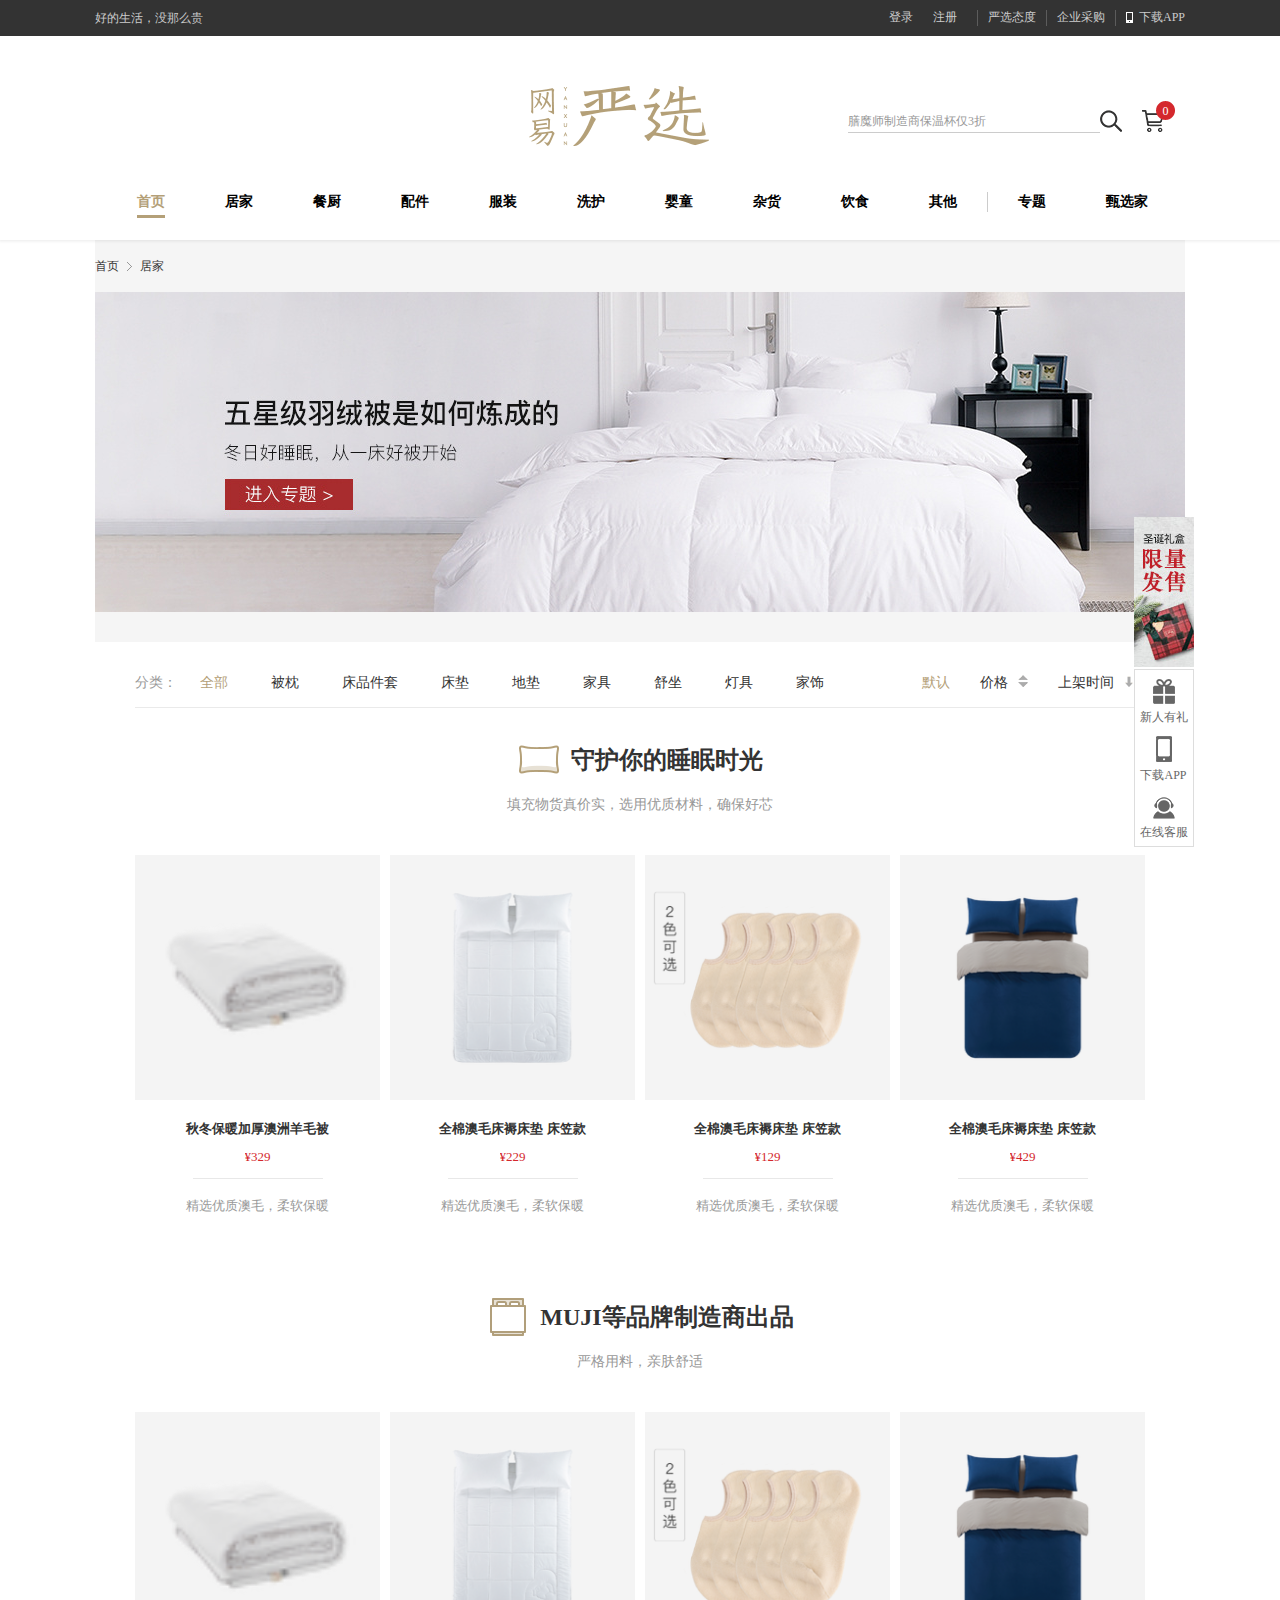
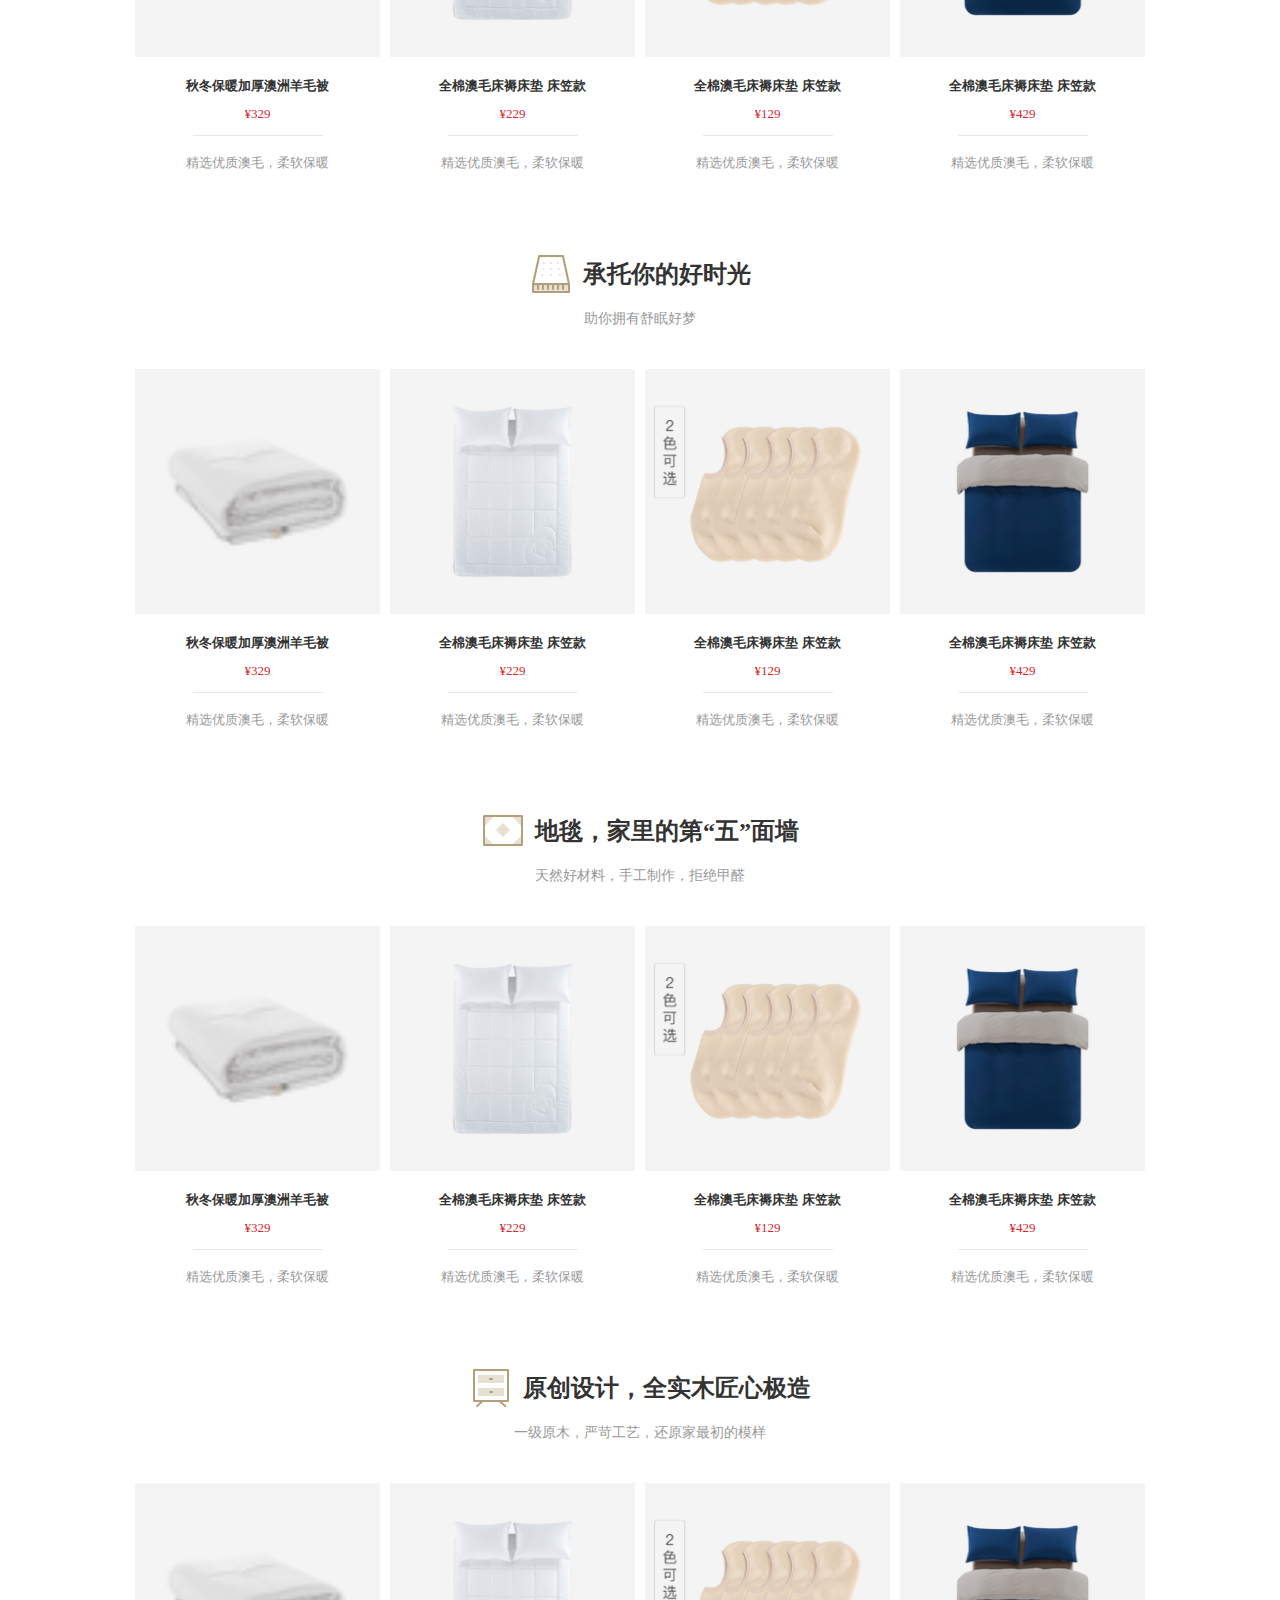
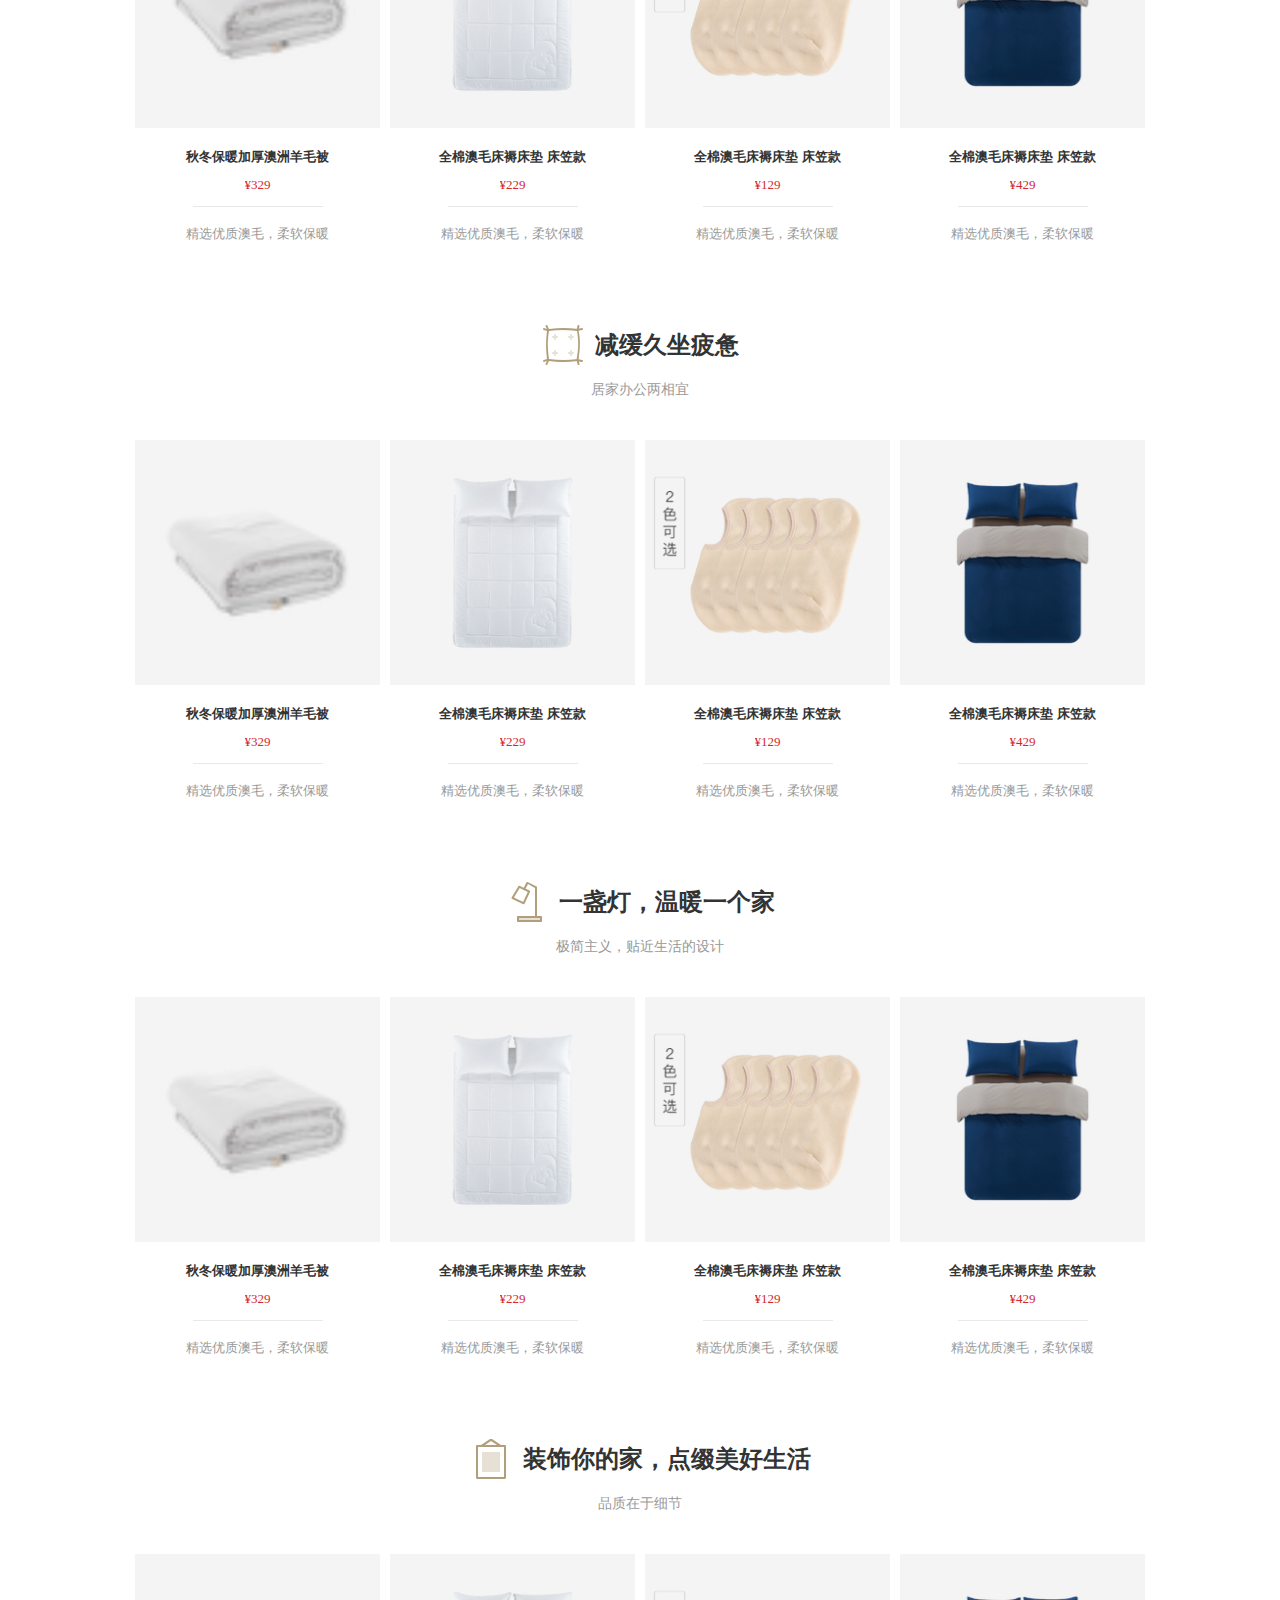
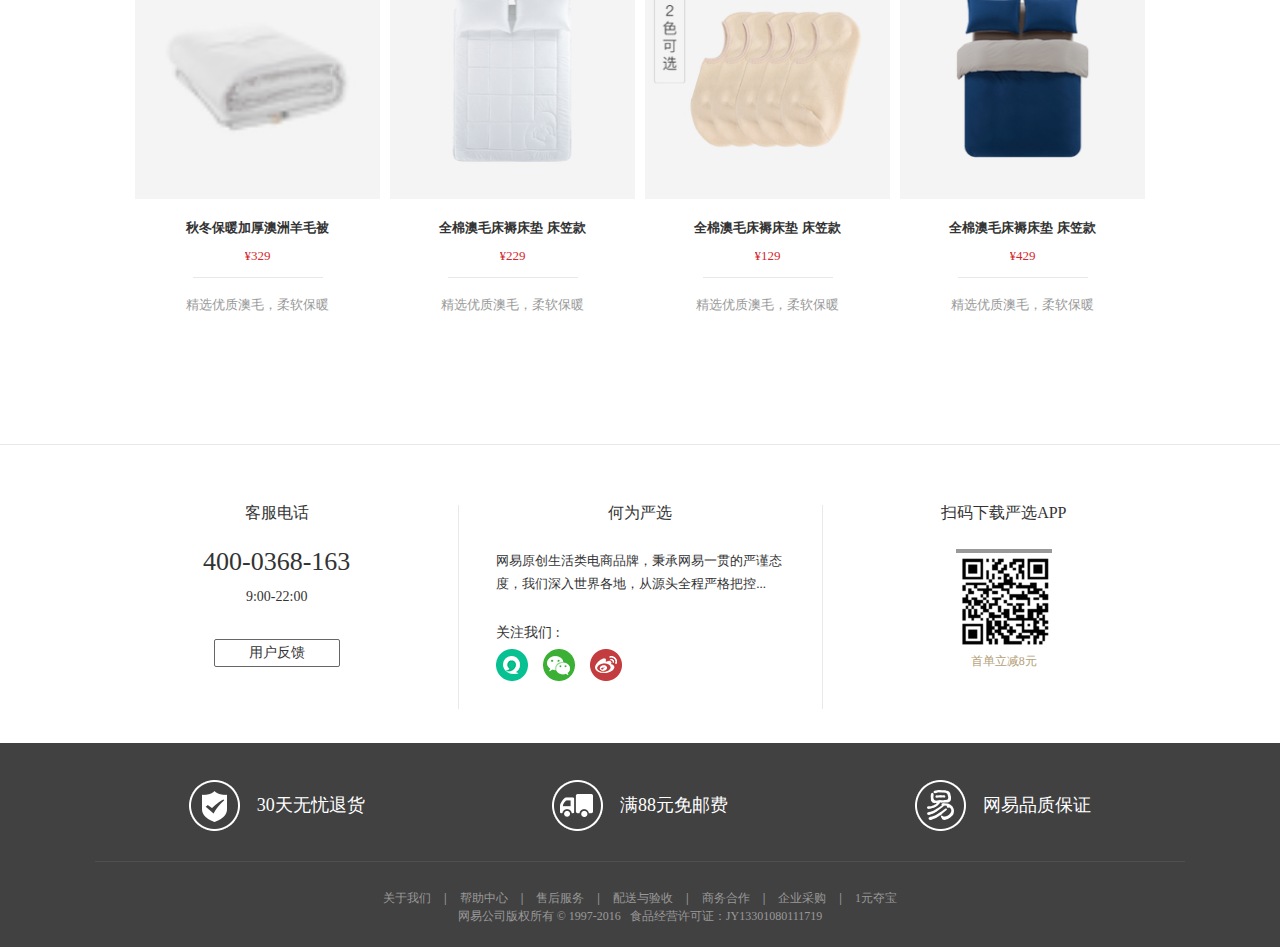
<file: wh1607程凯/yanxuan/listgood.html>
<!DOCTYPE html>
<html class="js rgba opacity cssanimations borderradius boxshadow csstransitions csstransforms textshadow">
<head>
	<meta  charset="UTF-8">
	<title>列表页</title>	
	<link rel="stylesheet" href="./css/style.css" type="text/css">
	<link rel="stylesheet" href="./css/list.css" type="text/css">		
<script type="text/javascript" src="js/jquery-1.12.2.min.js"></script>
<script type="text/javascript" src="js/index_js.js"></script>
</head>
<body>
<header class="g-hd" id="gTopbar">
	<!-- 顶部导航 -->
	<div id="j-siteNav" class="m-siteNav">
		<div class="g-row">
			<p class="declare">好的生活，没那么贵</p>
			<div class="right">
				<a class="login j-topLogin" href="login.html">登录</a>
				<a class="register j-topRegister" href="">注册</a>
				<div class="split"></div>
				<a class="attitude">严选态度</a>
				<div class="split"></div>
				<a class="attitude">企业采购</a>
				<div class="split"></div>
				<div class="m-dropdown m-hdAppDownload">
					<a class="trigger j-downloadlink"  >	
						<span class="txt">下载APP</span>
						<i class="icon w-icon-normal icon-normal-phone-app"></i>
					</a>
					<div class="bd ">
						<div class="wrap ">
							<div class="QRcode j-qrcode ">
								<img src="./img/1.png"/>
							</div>						
							<span class="txt ">扫码下载 首单立减8元</span>
						</div>
					</div>
				</div>
			</div>
		</div>
	</div>
	<div id="js-funcTabWrap " style="height: 204px; ">
		<div id="js-funcTab" class="m-funcTab">
			<div class="g-row ">
				<a class="j-tab-logo tab-logo" title="网易严选 "></a>
				<div class="tab-inner ">
					<!-- 输入搜索框 -->
						<div class="m-search ">
							<a class="w-button-cart j-button-cart " >
								<i class="w-icon-normal icon-normal-blackcart"></i>
								<i class="w-icon-normal icon-normal-badge j-cart-num">0</i>
							</a>
							<div class="m-searchInput " id="j-search ">
								<div class=" w-button-search j-searchButton " >
									<i class="w-icon-normal icon-normal-search "></i>
								</div>
								<input id="topSearchInput" type="text" placeholder="膳魔师制造商保温杯仅3折 " class="w-searchInput j-searchInput " />
				<div id="j-placeholderwarp "></div>
				<div class="m-ppnl f-hide j-searchSuggest ">				
					<div class="ppnl-ct js-ppnl-ct ">
						<div class="js-ppnl-content ">
						</div>
					</div>
				</div>
			</div>
		</div>
					<!-- 菜单导航 -->
						<ul class="tab-nav">
		<li class="nav-item active first ">
					<a class="topLevel " title="首页 " href="index.html">首页</a>
				</li>
		<li class="j-nav-item nav-item ">
					<a class="topLevel " href="listgood.html" title="居家 ">居家</a>
					<div class="j-nav-dropdown nav-dropdown " style="display: none; ">
						<div class="j-nav-cateCard nav-cateCard " style="width: 1423px; left: -711.5px; ">
							<ul class="card-list topnav1"></ul>
						</div>
					</div>
				</li>
		<li class="j-nav-item nav-item ">
			<a class="topLevel ">餐厨</a>
			<div class="j-nav-dropdown nav-dropdown " style="display: none; ">
			<div class="j-nav-cateCard nav-cateCard " style="width: 1423px; left: -711.5px; ">
			<ul class="card-list topnav2"></ul>
		</div>
		</div>
		</li>
		<li class="j-nav-item nav-item ">		
		<a class="topLevel " href=" " title="配件 ">配件</a>
		<div class="j-nav-dropdown nav-dropdown " style="display: none; ">
		<div class="j-nav-cateCard nav-cateCard " style="width: 1423px; left: -711.5px; ">
		<ul class="card-list topnav3"></ul>
		</div>
		</div>
		</li>
		<li class="j-nav-item nav-item ">
		<a class="topLevel " >服装</a>
		<div class="j-nav-dropdown nav-dropdown " style="display: none; ">
		<div class="j-nav-cateCard nav-cateCard " style="width: 1423px; left: -711.5px; ">
		<ul class="card-list topnav4"></ul>
		</div>
		</div>
		</li>
		<li class="j-nav-item nav-item ">
		<a class="topLevel " href="h " title="洗护 ">洗护</a>
		<div class="j-nav-dropdown nav-dropdown ">
		<div class="j-nav-cateCard nav-cateCard " style="width: 1423px; left: -711.5px; ">
		<ul class="card-list topnav5"></ul>
		</div>
		</div>
		</li>
		<li class="j-nav-item nav-item ">
		<a class="topLevel " >婴童</a>
		<div class="j-nav-dropdown nav-dropdown " style="display: none; ">
		<div class="j-nav-cateCard nav-cateCard " style="width: 1423px; left: -711.5px; ">
		<ul class="card-list topnav6"></ul>
		</div>
		</div>
		</li>
		<li class="j-nav-item nav-item ">
		<a class="topLevel " >杂货</a>
		<div class="j-nav-dropdown nav-dropdown " style="display: none; ">
		<div class="j-nav-cateCard nav-cateCard " style="width: 1423px; left: -711.5px; ">
		<ul class="card-list topnav7"></ul>
		</div>
		</div>
		</li>
		<li class="j-nav-item nav-item ">
		<a class="topLevel ">饮食</a>

		<div class="j-nav-dropdown nav-dropdown " style="display: none; ">
		<div class="j-nav-cateCard nav-cateCard " style="width: 1423px; left: -711.5px; ">
		<ul class="card-list topnav8"></ul>
		</div>
		</div>
		</li>
		<li class="j-nav-item nav-item ">
		<a class="topLevel " >其他</a>


		<div class="j-nav-dropdown nav-dropdown " style="display: none; ">
		<div class="j-nav-cateCard nav-cateCard " style="width: 1423px; left: -711.5px; ">
		<ul class="card-list topnav9"></ul>
				</div>
			</div>
		</li>
			<li class="split fixed-hide "></li>
			<li class="nav-item fixed-hide "><a class="topLevel " >专题</a></li>
			<li class="nav-item fixed-hide last "><a class="topLevel " >甄选家</a></li>
		</ul>
					<!-- 购物车图标 -->
					<a class="w-cart j-cart " >
						<i class="w-icon-normal icon-normal-blackcart "></i>
						<i class="w-icon-normal icon-normal-badge j-cart-num j-cart-num2 ">0</i>
					</a>
					
				</div>
					<div class="notLogin ">
						<a class="login j-topLogin "href="login.html" >登录</a>
						<a class="register j-topRegister" >注册</a>
					</div>
			</div>
		</div>
	</div>
</header>	
<!-- 重构部分 开始 -->
<div class="g-bd f-bcf5">
<div class="g-row f-bcf">
<div class="m-crumbs ">
<a>首页</a>
<span class="w-icon w-icon-arrow"></span>
<span class="z-cur">居家</span>
</div>

<div class="m-focus">
<div class="focus-bd" >
<div class="item">
<a class="wrap" >

<img src="./img/banner2.jpg" class="js-img"/>
</a>
</div>
</div>
</div>
<div class="g-constraint">
<div class="content">
<div class="category">
<span class="name">分类：</span>
<a class="categoryItem j-categoryItem active" >全部</a>
<a class="categoryItem j-categoryItem">被枕</a>
<a class="categoryItem j-categoryItem">床品件套</a>
<a class="categoryItem j-categoryItem">床垫</a>
<a class="categoryItem j-categoryItem">地垫</a>
<a class="categoryItem j-categoryItem">家具</a>
<a class="categoryItem j-categoryItem">舒坐</a>
<a class="categoryItem j-categoryItem">灯具</a>
<a class="categoryItem j-categoryItem">家饰</a>
<!-- 筛选条件 -->
<div id="filterParams">
<a  class="sortRule sortRule-onTime j-sort">上架时间<i id="Todown" class="w-icon-normal icon-normal-down-unchecked"></i></a>
<a  class="sortRule sortRule-price j-sort" >价格<div class="icon">
<i id="up" class="w-icon-normal icon-normal-up-search">
</i>
<i id="down" class="w-icon-normal icon-normal-down-search">
</i>
</div>
</a>
<a class="sortRule sortRule-default j-sort active">默认</a>
</div>
</div>
</div>
<div id="j-filterResult">
<div class="m-items" >
<header class="hd">
<p class="title f-clearfix">
<img class="icon w-icon-44 f-left" src="./img/2.png">
<span class="name f-left">守护你的睡眠时光</span>
</p>
<p class="desc">填充物货真价实，选用优质材料，确保好芯</p>
</header>
<div class="bd">
<ul class="list list1">

</ul>
</div>
</div>
<div class="m-items" >
<header class="hd">
<p class="title f-clearfix">
<img class="icon w-icon-44 f-left" src="./img/3.png">
<span class="name f-left">MUJI等品牌制造商出品</span>
</p>
<p class="desc">严格用料，亲肤舒适</p>
</header>
<div class="bd">
<ul class="list list2">
</ul>
</div>
</div>
<div class="m-items">
<header class="hd">
<p class="title f-clearfix">
<img class="icon w-icon-44 f-left" src="./img/4.png">
<span class="name f-left">承托你的好时光</span>
</p>
<p class="desc">助你拥有舒眠好梦</p>
</header>
<div class="bd">
<ul class="list list3"></ul>
</div>
</div>
<div class="m-items">
<header class="hd">
<p class="title f-clearfix">
<img class="icon w-icon-44 f-left" src="./img/5.png">
<span class="name f-left">地毯，家里的第“五”面墙</span>
</p>
<p class="desc">天然好材料，手工制作，拒绝甲醛</p>
</header>
<div class="bd">
<ul class="list list4"></ul>
</div>
</div>
<div class="m-items">
<header class="hd">
<p class="title f-clearfix">
<img class="icon w-icon-44 f-left" src="./img/6.png">
<span class="name f-left">原创设计，全实木匠心极造</span>
</p>
<p class="desc">一级原木，严苛工艺，还原家最初的模样</p>
</header>
<div class="bd">
<ul class="list list5">
</ul>
</div>
</div>
<div class="m-items">
<header class="hd">
<p class="title f-clearfix">
<img class="icon w-icon-44 f-left" src="./img/7.png">
<span class="name f-left">减缓久坐疲惫</span>
</p>
<p class="desc">
居家办公两相宜
</p>
</header>
<div class="bd">
<ul class="list list6">
</ul>
</div>
</div>
<div class="m-items">
<header class="hd">
<p class="title f-clearfix">
<img class="icon w-icon-44 f-left" src="./img/8.png">
<span class="name f-left">一盏灯，温暖一个家</span>
</p>
<p class="desc">极简主义，贴近生活的设计</p>
</header>
<div class="bd">
<ul class="list list7"></ul>
</div>
</div>
<div class="m-items">
<header class="hd">
<p class="title f-clearfix"><img class="icon w-icon-44 f-left" src="./img/9.png"><span class="name f-left">装饰你的家，点缀美好生活</span></p>
<p class="desc">品质在于细节</p>
</header>
<div class="bd">
<ul class="list list8"></ul>
</div>
</div>
</div>
</div>
</div>
</div>
<footer class="g-ft ">
<div class="m-ft1 ">
<div class="g-row ">
<div class="item "><div class="m-serviceTel ">
<h4 class="hd ">客服电话</h4>
<p class="phone ">400-0368-163</p>
<p class="datetime ">9:00-22:00</p>
<a id="j-feedback " class="w-button btn feedbackBtn " href="javascript:; ">用户反馈</a>
</div>
</div>
<div class="item ">
<div class="m-whatIsYX ">
<h4 class="hd ">何为严选</h4>
<p class="desc ">网易原创生活类电商品牌，秉承网易一贯的严谨态度，我们深入世界各地，从源头全程严格把控...</p>
<div class="m-followUs ">
	<p class="title ">关注我们&nbsp;:</p>
<div class="m-focusList ">
	<div class="m-dropdown m-dropdown-2d f-left ">
		<i class="w-icon-normal icon-normal-yixin "></i>
		<div class="bd "><div class="wrap "><img src="./img/0a2.png " ></div></div>					
	</div>
	<div class="m-dropdown m-dropdown-2d f-left ">
		<i class="w-icon-normal icon-normal-weixin "></i>
		<div class="bd ">
			<div class="wrap "><img src="./img/0a3.png " ></div>
		</div>
	</div>
	<a class="f-left " ><i class="w-icon-normal icon-normal-weibo "></i></a>
</div>
</div>
</div>
</div>
<div class="item "><div class="m-ftAppDownload ">
<h4 class="hd ">扫码下载严选APP</h4>
<div class="m-qrcode j-qrcode "><img src="./img/aa.png " /></div>
<div class="tip ">首单立减8元</div>
</div>
</div>
</div>
</div>
<div class="m-ft2 ">
<div class="g-row ">
<ul class="m-siteEnsure ">
<li class="item ">
	<div class="inner "><i class="icon w-icon-normal icon-normal-ft1 "></i><p class="text ">30天无忧退货</p></div>
</li>
<li class="item ">
	<div class="inner "><i class="icon w-icon-normal icon-normal-ft2 "></i><p class="text ">满88元免邮费</p></div>
</li>
<li class="item ">
	<div class="inner "><i class="icon w-icon-normal icon-normal-ft3 "></i><p class="text ">网易品质保证</p></div>
</li>
</ul>
<hr>
<div class="m-siteInfo ">
<nav class="nav ">
	<a class="text ">关于我们</a>
	<b class="split ">|</b>
	<a class="text " >帮助中心</a>
	<b class="split ">|</b>
	<a class="text " >售后服务</a>
	<b class="split ">|</b>
	<a class="text " >配送与验收</a>
	<b class="split ">|</b>
	<a class="text " >商务合作</a>
	<b class="split ">|</b>
	<a class="text " >企业采购</a>
	<b class="split ">|</b>
	<a class="text ">1元夺宝</a>
</nav>
<p class="copyright ">网易公司版权所有 © 1997-2016 &nbsp; 食品经营许可证：JY13301080111719</p>
</div>
</div>
</div>
</footer>
<!--固定点击-->
<div id="js-fixedtool " class="m-fixedtool-newuser" style="right: 86.5px; display:block; ">
	<a class="activityEntry j-fixedToolActivity " >
		<img class="activityPic " src="./img/0a1.jpg ">
	</a>
	<a class="newuser  j-newuser" style="display:block;">
		<i></i>
		<p class="text ">新人有礼</p>
	</a>
	<a class="download j-downloadlink " >
	<i></i>
	<p class="text ">下载APP</p>
	<div class="qrCode ">
		<div class="img j-qrcode "></div>
		<span class="text ">首单立减8元</span>
	</div>
	</a>
	<div id="js-fixedtoolCustomerService " class="customerService ">
		<i></i>
		<p class="text ">在线客服</p>
	</div>
	<div id="js-fixedtoolGoTop " class="goTop ">
		<i></i>
		<p class="text ">回顶部</p>
	</div>
</div>
</body></html>
</file>
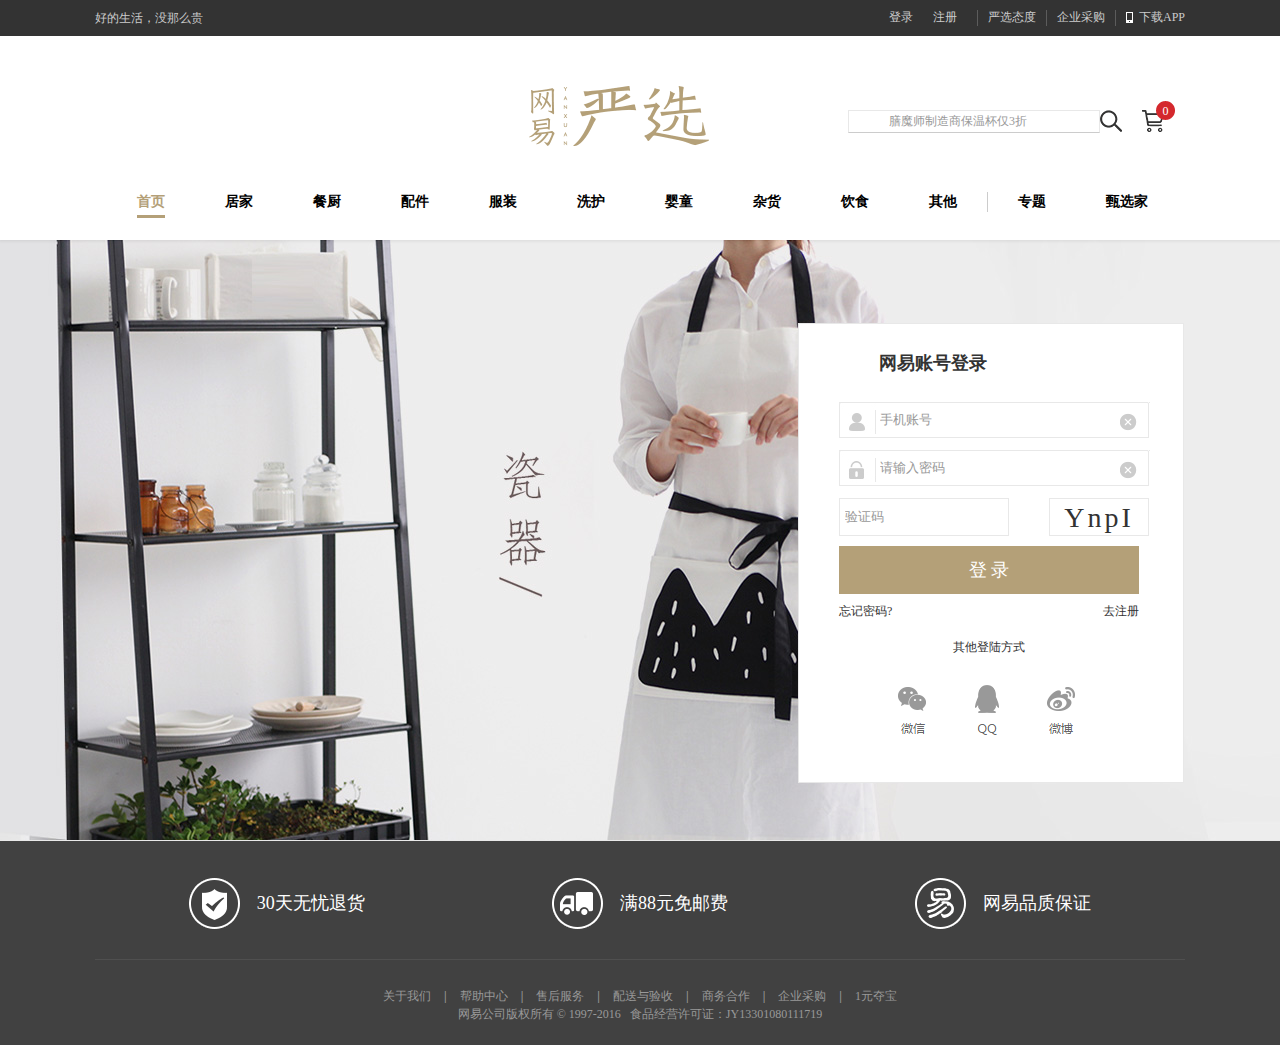
<file: wh1607程凯/yanxuan/login.html>
<!DOCTYPE html>
<html class="js rgba opacity cssanimations borderradius boxshadow csstransitions csstransforms textshadow">
<head>
	<meta charset="UTF-8">
	<title>登录页</title>
	<link rel="stylesheet" href="./css/style.css" type="text/css">
	<link rel="stylesheet" type="text/css" href="css/login.css"/>
<script type="text/javascript" src="js/jquery-1.12.2.min.js"></script>
<script type="text/javascript" src="js/index_js.js"></script>	


</head>
	<body>
		<!-- 头部 -->
<header class="g-hd" id="gTopbar">
	<!-- 顶部导航 -->
	<div id="j-siteNav" class="m-siteNav">
		<div class="g-row">
			<p class="declare">好的生活，没那么贵</p>
			<div class="right">
				<a class="login j-topLogin" href="">登录</a>
				<a class="register j-topRegister" href="register.html">注册</a>
				<div class="split"></div>
				<a class="attitude">严选态度</a>
				<div class="split"></div>
				<a class="attitude">企业采购</a>
				<div class="split"></div>
				<div class="m-dropdown m-hdAppDownload">
					<a class="trigger j-downloadlink"  >	
						<span class="txt">下载APP</span>
						<i class="icon w-icon-normal icon-normal-phone-app"></i>
					</a>
					<div class="bd ">
						<div class="wrap ">
							<div class="QRcode j-qrcode ">
								<img src="./img/1.png"/>
							</div>						
							<span class="txt ">扫码下载 首单立减8元</span>
						</div>
					</div>
				</div>
			</div>
		</div>
	</div>
	<div id="js-funcTabWrap " style="height: 204px; ">
		<div id="js-funcTab" class="m-funcTab">
			<div class="g-row ">
				<a class="j-tab-logo tab-logo" title="网易严选 "></a>
				<div class="tab-inner ">
					<!-- 输入搜索框 -->
						<div class="m-search ">
							<a class="w-button-cart j-button-cart " >
								<i class="w-icon-normal icon-normal-blackcart"></i>
								<i class="w-icon-normal icon-normal-badge j-cart-num">0</i>
							</a>
							<div class="m-searchInput " id="j-search ">
								<div class=" w-button-search j-searchButton " >
									<i class="w-icon-normal icon-normal-search "></i>
								</div>
								<input id="topSearchInput" type="text" placeholder="膳魔师制造商保温杯仅3折 " class="w-searchInput j-searchInput " />
				<div id="j-placeholderwarp "></div>
				<div class="m-ppnl f-hide j-searchSuggest ">				
					<div class="ppnl-ct js-ppnl-ct ">
						<div class="js-ppnl-content ">
						</div>
					</div>
				</div>
			</div>
		</div>
					<!-- 菜单导航 -->
						<ul class="tab-nav">
		<li class="nav-item active first ">
					<a class="topLevel " title="首页 " href=" index.html">首页</a>
				</li>
		<li class="j-nav-item nav-item ">
					<a class="topLevel " href="listgood.html " title="居家 ">居家</a>
					<div class="j-nav-dropdown nav-dropdown " style="display: none; ">
						<div class="j-nav-cateCard nav-cateCard " style="width: 1423px; left: -711.5px; ">
							<ul class="card-list topnav1"></ul>
						</div>
					</div>
				</li>
		<li class="j-nav-item nav-item ">
			<a class="topLevel ">餐厨</a>
			<div class="j-nav-dropdown nav-dropdown " style="display: none; ">
			<div class="j-nav-cateCard nav-cateCard " style="width: 1423px; left: -711.5px; ">
			<ul class="card-list topnav2"></ul>
		</div>
		</div>
		</li>
		<li class="j-nav-item nav-item ">		
		<a class="topLevel " href=" " title="配件 ">配件</a>
		<div class="j-nav-dropdown nav-dropdown " style="display: none; ">
		<div class="j-nav-cateCard nav-cateCard " style="width: 1423px; left: -711.5px; ">
		<ul class="card-list topnav3"></ul>
		</div>
		</div>
		</li>
		<li class="j-nav-item nav-item ">
		<a class="topLevel " >服装</a>
		<div class="j-nav-dropdown nav-dropdown " style="display: none; ">
		<div class="j-nav-cateCard nav-cateCard " style="width: 1423px; left: -711.5px; ">
		<ul class="card-list topnav4"></ul>
		</div>
		</div>
		</li>
		<li class="j-nav-item nav-item ">
		<a class="topLevel " href="h " title="洗护 ">洗护</a>
		<div class="j-nav-dropdown nav-dropdown ">
		<div class="j-nav-cateCard nav-cateCard " style="width: 1423px; left: -711.5px; ">
		<ul class="card-list topnav5"></ul>
		</div>
		</div>
		</li>
		<li class="j-nav-item nav-item ">
		<a class="topLevel " >婴童</a>
		<div class="j-nav-dropdown nav-dropdown " style="display: none; ">
		<div class="j-nav-cateCard nav-cateCard " style="width: 1423px; left: -711.5px; ">
		<ul class="card-list topnav6"></ul>
		</div>
		</div>
		</li>
		<li class="j-nav-item nav-item ">
		<a class="topLevel " >杂货</a>
		<div class="j-nav-dropdown nav-dropdown " style="display: none; ">
		<div class="j-nav-cateCard nav-cateCard " style="width: 1423px; left: -711.5px; ">
		<ul class="card-list topnav7"></ul>
		</div>
		</div>
		</li>
		<li class="j-nav-item nav-item ">
		<a class="topLevel ">饮食</a>

		<div class="j-nav-dropdown nav-dropdown " style="display: none; ">
		<div class="j-nav-cateCard nav-cateCard " style="width: 1423px; left: -711.5px; ">
		<ul class="card-list topnav8"></ul>
		</div>
		</div>
		</li>
		<li class="j-nav-item nav-item ">
		<a class="topLevel " >其他</a>


		<div class="j-nav-dropdown nav-dropdown " style="display: none; ">
		<div class="j-nav-cateCard nav-cateCard " style="width: 1423px; left: -711.5px; ">
		<ul class="card-list topnav9"></ul>
				</div>
			</div>
		</li>
			<li class="split fixed-hide "></li>
			<li class="nav-item fixed-hide "><a class="topLevel " >专题</a></li>
			<li class="nav-item fixed-hide last "><a class="topLevel " >甄选家</a></li>
		</ul>
					<!-- 购物车图标 -->
					<a class="w-cart j-cart " >
						<i class="w-icon-normal icon-normal-blackcart "></i>
						<i class="w-icon-normal icon-normal-badge j-cart-num j-cart-num2 ">0</i>
					</a>
					
				</div>
					<div class="notLogin ">
						<a class="login j-topLogin " >登录</a>
						<a class="register j-topRegister" href="register.html">注册</a>
					</div>
			</div>
		</div>
	</div>
</header>	
<div class="g-bd">
	<div class="m-bdbg">
		<div class="g-row">
		<div class="m-login-Page" style="display: block;">
			<div class="m-header">
				<div class="j-heading">
					网易账号登录
				</div>                     
			</div>
			<div class="loginmain">
				<div class="username">
					<div class="namet"></div>
					<input type="text" class="inputlog" placeholder="手机账号" />
					<div class="clearint"></div>					
				</div>
				<div class="userpass">
					<div class="passt"></div>
					<input type="password" class="llinputlog" placeholder="请输入密码" />
					<div class="clearint"></div>					
				</div>
				<div class="username">
					<input type="text" class="yanzhen" placeholder="验证码" />
					<div class="changeyzm"style="cursor: pointer;">abcd</div>					
				</div>
				<button class="submit"">登&nbsp;录</button>
				<div class="repass">
					<a  class="wjmm">忘记密码?</a>
					<a class="newnum" href="register.html">去注册</a>
				</div>
				<div class="otheronload">
					其他登陆方式
				</div>
				<img src="./img/otheronload.png"/>
			</div>
		</div> 							
		</div>			
	</div>
</div>






<footer class="g-ft "style="padding-top:0">
<div class="m-ft2 ">
<div class="g-row ">
<ul class="m-siteEnsure ">
<li class="item ">
	<div class="inner "><i class="icon w-icon-normal icon-normal-ft1 "></i><p class="text ">30天无忧退货</p></div>
</li>
<li class="item ">
	<div class="inner "><i class="icon w-icon-normal icon-normal-ft2 "></i><p class="text ">满88元免邮费</p></div>
</li>
<li class="item ">
	<div class="inner "><i class="icon w-icon-normal icon-normal-ft3 "></i><p class="text ">网易品质保证</p></div>
</li>
</ul>
<hr>
<div class="m-siteInfo ">
<nav class="nav ">
	<a class="text ">关于我们</a>
	<b class="split ">|</b>
	<a class="text " >帮助中心</a>
	<b class="split ">|</b>
	<a class="text " >售后服务</a>
	<b class="split ">|</b>
	<a class="text " >配送与验收</a>
	<b class="split ">|</b>
	<a class="text " >商务合作</a>
	<b class="split ">|</b>
	<a class="text " >企业采购</a>
	<b class="split ">|</b>
	<a class="text ">1元夺宝</a>
</nav>
<p class="copyright ">网易公司版权所有 © 1997-2016 &nbsp; 食品经营许可证：JY13301080111719</p>
</div>
</div>
</div>
</footer>
</body>
<script type="text/javascript" src="js/login.js"></script>	
</html>
</file>
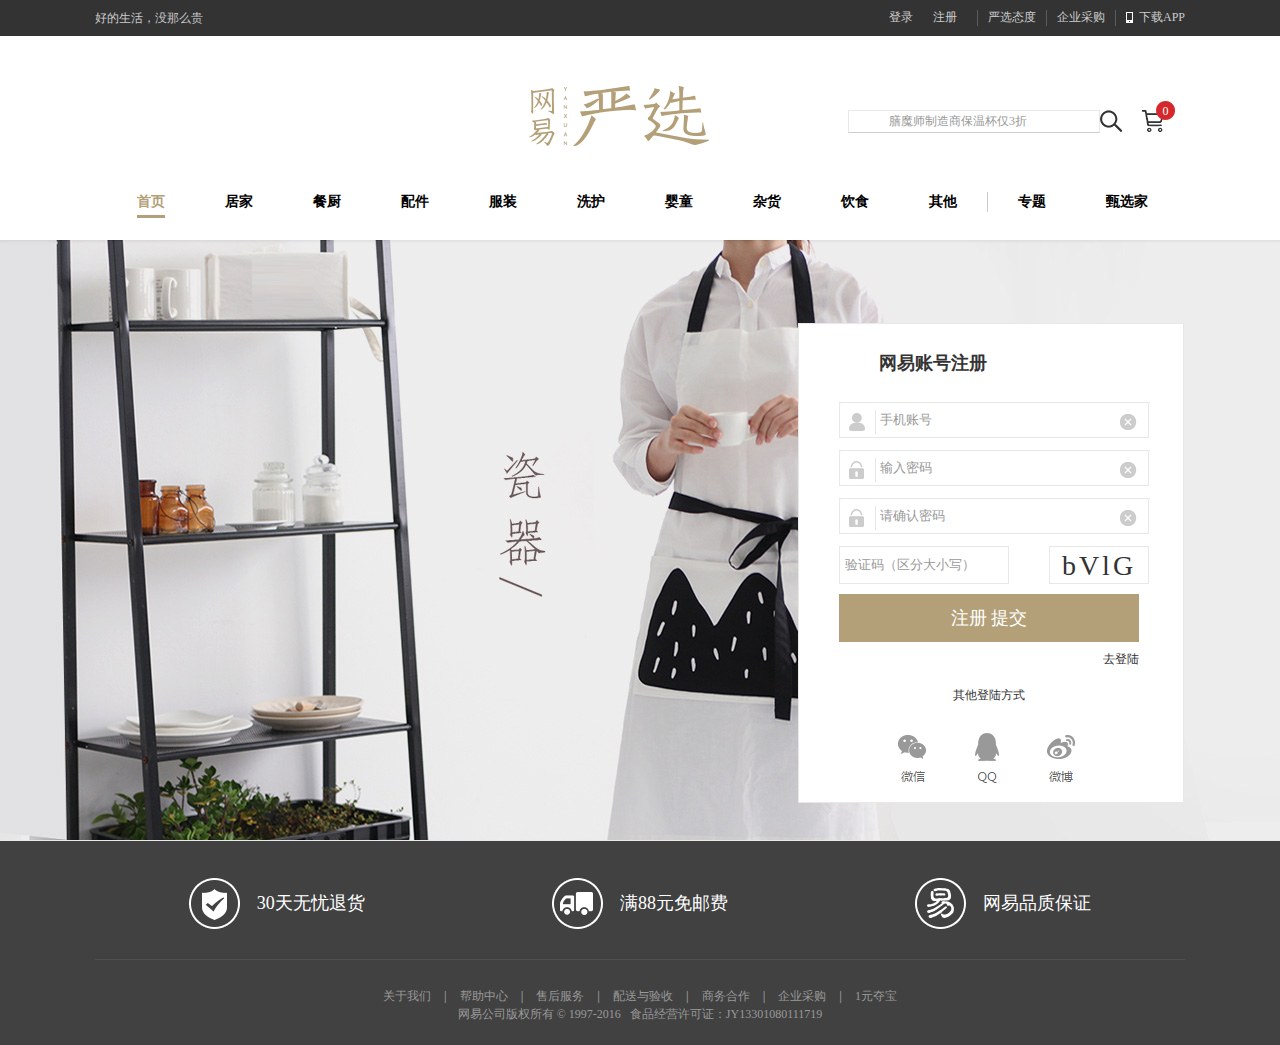
<file: wh1607程凯/yanxuan/register.html>
<!DOCTYPE html>
<html class="js rgba opacity cssanimations borderradius boxshadow csstransitions csstransforms textshadow">
<head>
	<meta charset="UTF-8">
	<title>注册</title>
	<link rel="stylesheet" href="./css/style.css" type="text/css">
	<link rel="stylesheet" type="text/css" href="css/register.css"/>
<script type="text/javascript" src="js/jquery-1.12.2.min.js"></script>
<script type="text/javascript" src="js/index_js.js"></script>	

</head>
	<body>
		<!-- 头部 -->
<header class="g-hd" id="gTopbar">
	<!-- 顶部导航 -->
	<div id="j-siteNav" class="m-siteNav">
		<div class="g-row">
			<p class="declare">好的生活，没那么贵</p>
			<div class="right">
				<a class="login j-topLogin" href="login.html">登录</a>
				<a class="register j-topRegister" href="">注册</a>
				<div class="split"></div>
				<a class="attitude">严选态度</a>
				<div class="split"></div>
				<a class="attitude">企业采购</a>
				<div class="split"></div>
				<div class="m-dropdown m-hdAppDownload">
					<a class="trigger j-downloadlink"  >	
						<span class="txt">下载APP</span>
						<i class="icon w-icon-normal icon-normal-phone-app"></i>
					</a>
					<div class="bd ">
						<div class="wrap ">
							<div class="QRcode j-qrcode ">
								<img src="./img/1.png"/>
							</div>						
							<span class="txt ">扫码下载 首单立减8元</span>
						</div>
					</div>
				</div>
			</div>
		</div>
	</div>
	<div id="js-funcTabWrap " style="height: 204px; ">
		<div id="js-funcTab" class="m-funcTab">
			<div class="g-row ">
				<a class="j-tab-logo tab-logo" title="网易严选 "></a>
				<div class="tab-inner ">
					<!-- 输入搜索框 -->
						<div class="m-search ">
							<a class="w-button-cart j-button-cart " >
								<i class="w-icon-normal icon-normal-blackcart"></i>
								<i class="w-icon-normal icon-normal-badge j-cart-num">0</i>
							</a>
							<div class="m-searchInput " id="j-search ">
								<div class=" w-button-search j-searchButton " >
									<i class="w-icon-normal icon-normal-search "></i>
								</div>
								<input id="topSearchInput" type="text" placeholder="膳魔师制造商保温杯仅3折 " class="w-searchInput j-searchInput " />
				<div id="j-placeholderwarp "></div>
				<div class="m-ppnl f-hide j-searchSuggest ">				
					<div class="ppnl-ct js-ppnl-ct ">
						<div class="js-ppnl-content ">
						</div>
					</div>
				</div>
			</div>
		</div>
					<!-- 菜单导航 -->
						<ul class="tab-nav">
		<li class="nav-item active first ">
					<a class="topLevel " title="首页 " href=" index.html">首页</a>
				</li>
		<li class="j-nav-item nav-item ">
					<a class="topLevel " href="listgood.html " title="居家 ">居家</a>
					<div class="j-nav-dropdown nav-dropdown " style="display: none; ">
						<div class="j-nav-cateCard nav-cateCard " style="width: 1423px; left: -711.5px; ">
							<ul class="card-list topnav1"></ul>
						</div>
					</div>
				</li>
		<li class="j-nav-item nav-item ">
			<a class="topLevel ">餐厨</a>
			<div class="j-nav-dropdown nav-dropdown " style="display: none; ">
			<div class="j-nav-cateCard nav-cateCard " style="width: 1423px; left: -711.5px; ">
			<ul class="card-list topnav2"></ul>
		</div>
		</div>
		</li>
		<li class="j-nav-item nav-item ">		
		<a class="topLevel " href=" " title="配件 ">配件</a>
		<div class="j-nav-dropdown nav-dropdown " style="display: none; ">
		<div class="j-nav-cateCard nav-cateCard " style="width: 1423px; left: -711.5px; ">
		<ul class="card-list topnav3"></ul>
		</div>
		</div>
		</li>
		<li class="j-nav-item nav-item ">
		<a class="topLevel " >服装</a>
		<div class="j-nav-dropdown nav-dropdown " style="display: none; ">
		<div class="j-nav-cateCard nav-cateCard " style="width: 1423px; left: -711.5px; ">
		<ul class="card-list topnav4"></ul>
		</div>
		</div>
		</li>
		<li class="j-nav-item nav-item ">
		<a class="topLevel " href="h " title="洗护 ">洗护</a>
		<div class="j-nav-dropdown nav-dropdown ">
		<div class="j-nav-cateCard nav-cateCard " style="width: 1423px; left: -711.5px; ">
		<ul class="card-list topnav5"></ul>
		</div>
		</div>
		</li>
		<li class="j-nav-item nav-item ">
		<a class="topLevel " >婴童</a>
		<div class="j-nav-dropdown nav-dropdown " style="display: none; ">
		<div class="j-nav-cateCard nav-cateCard " style="width: 1423px; left: -711.5px; ">
		<ul class="card-list topnav6"></ul>
		</div>
		</div>
		</li>
		<li class="j-nav-item nav-item ">
		<a class="topLevel " >杂货</a>
		<div class="j-nav-dropdown nav-dropdown " style="display: none; ">
		<div class="j-nav-cateCard nav-cateCard " style="width: 1423px; left: -711.5px; ">
		<ul class="card-list topnav7"></ul>
		</div>
		</div>
		</li>
		<li class="j-nav-item nav-item ">
		<a class="topLevel ">饮食</a>

		<div class="j-nav-dropdown nav-dropdown " style="display: none; ">
		<div class="j-nav-cateCard nav-cateCard " style="width: 1423px; left: -711.5px; ">
		<ul class="card-list topnav8"></ul>
		</div>
		</div>
		</li>
		<li class="j-nav-item nav-item ">
		<a class="topLevel " >其他</a>


		<div class="j-nav-dropdown nav-dropdown " style="display: none; ">
		<div class="j-nav-cateCard nav-cateCard " style="width: 1423px; left: -711.5px; ">
		<ul class="card-list topnav9"></ul>
				</div>
			</div>
		</li>
			<li class="split fixed-hide "></li>
			<li class="nav-item fixed-hide "><a class="topLevel " >专题</a></li>
			<li class="nav-item fixed-hide last "><a class="topLevel " >甄选家</a></li>
		</ul>
					<!-- 购物车图标 -->
					<a class="w-cart j-cart " >
						<i class="w-icon-normal icon-normal-blackcart "></i>
						<i class="w-icon-normal icon-normal-badge j-cart-num j-cart-num2 ">0</i>
					</a>
					
				</div>
					<div class="notLogin ">
						<a class="login j-topLogin "href="login.html" >登录</a>
						<a class="register j-topRegister" >注册</a>
					</div>
			</div>
		</div>
	</div>
</header>	
<div class="g-bd">
	<div class="m-bdbg">
		<div class="g-row">
		<div class="m-login-Page" style="display: block;">
			<div class="m-header">
				<div class="j-heading">
					网易账号注册
				</div>                     
			</div>
			<div class="loginmain">
				<div class="username">
					<div class="namet"></div>
					<input type="text" class="inputlog" placeholder="手机账号" />
					<div class="clearint"></div>					
				</div>
				<div class="userpass">
					<div class="passt"></div>
					<input type="password" class="llinputlog" placeholder="输入密码" />
					<div class="clearint"></div>					
				</div>
				<div class="userpass">
					<div class="passt"></div>
					<input type="password" class="rellinputlog" placeholder="请确认密码" />
					<div class="clearint"></div>					
				</div>
				<div class="username">
					<input type="text" class="yanzhen" placeholder="验证码（区分大小写）" />
					<div class="changeyzm"style="cursor: pointer;">abcd</div>					
				</div>
				<button class="submit"">注册&nbsp;提交</button>
				<div class="repass">
					
					<a class="newnum" href="login.html">去登陆</a>
				</div>
				<div class="otheronload">
					其他登陆方式
				</div>
				<img src="./img/otheronload.png"/>
			</div>
		</div> 							
		</div>			
	</div>
</div>






<footer class="g-ft "style="padding-top:0">
<div class="m-ft2 ">
<div class="g-row ">
<ul class="m-siteEnsure ">
<li class="item ">
	<div class="inner "><i class="icon w-icon-normal icon-normal-ft1 "></i><p class="text ">30天无忧退货</p></div>
</li>
<li class="item ">
	<div class="inner "><i class="icon w-icon-normal icon-normal-ft2 "></i><p class="text ">满88元免邮费</p></div>
</li>
<li class="item ">
	<div class="inner "><i class="icon w-icon-normal icon-normal-ft3 "></i><p class="text ">网易品质保证</p></div>
</li>
</ul>
<hr>
<div class="m-siteInfo ">
<nav class="nav ">
	<a class="text ">关于我们</a>
	<b class="split ">|</b>
	<a class="text " >帮助中心</a>
	<b class="split ">|</b>
	<a class="text " >售后服务</a>
	<b class="split ">|</b>
	<a class="text " >配送与验收</a>
	<b class="split ">|</b>
	<a class="text " >商务合作</a>
	<b class="split ">|</b>
	<a class="text " >企业采购</a>
	<b class="split ">|</b>
	<a class="text ">1元夺宝</a>
</nav>
<p class="copyright ">网易公司版权所有 © 1997-2016 &nbsp; 食品经营许可证：JY13301080111719</p>
</div>
</div>
</div>
</footer>
</body>
<script type="text/javascript" src="js/register.js"></script>
</html>
</file>
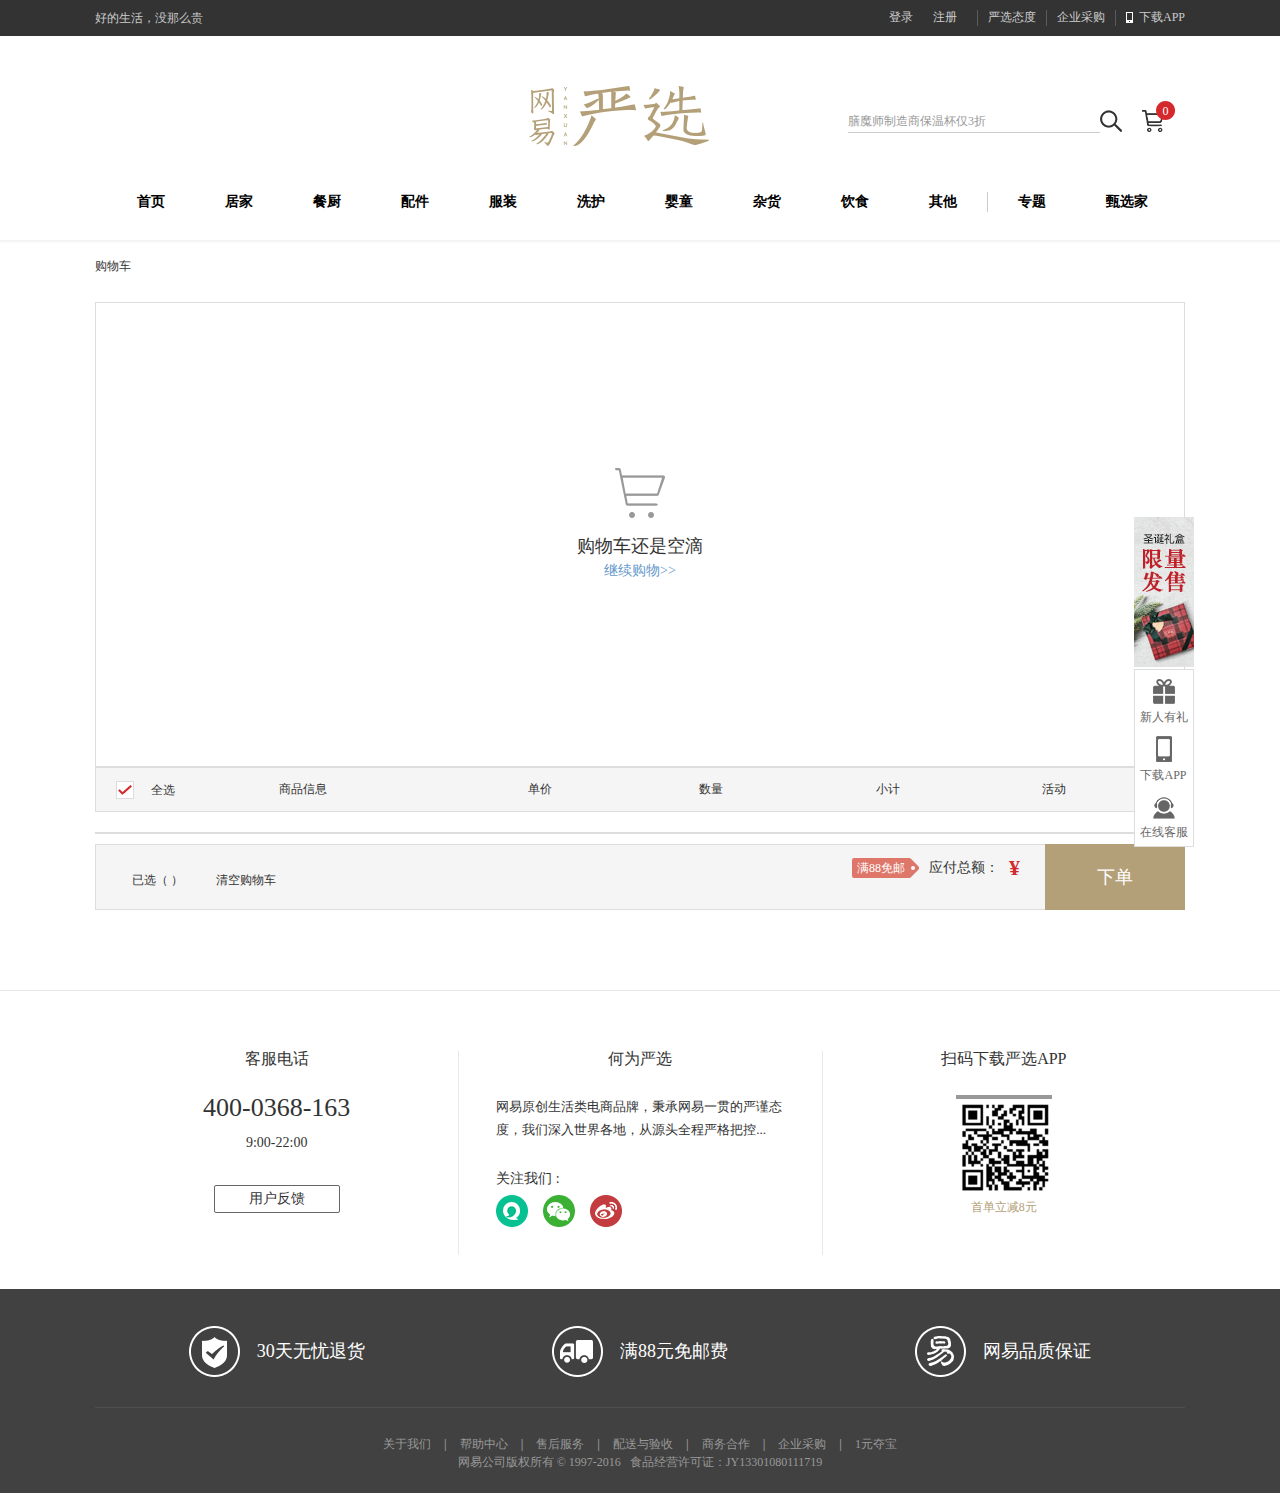
<file: wh1607程凯/yanxuan/shoppingcar.html>
<!DOCTYPE html>
<html class="js rgba opacity cssanimations borderradius boxshadow csstransitions csstransforms textshadow">
<head>
	<meta charset="UTF-8">
	<title>购物车</title>
	<link rel="stylesheet" href="./css/style.css" type="text/css">	
	<link rel="stylesheet" href="./css/cart.css" type="text/css">
<script type="text/javascript" src="js/jquery-1.12.2.min.js"></script>
<script type="text/javascript" src="js/index_js.js"></script>	
</head>
	<body>
		<!-- 头部 -->
<header class="g-hd" id="gTopbar">
	<!-- 顶部导航 -->
	<div id="j-siteNav" class="m-siteNav">
		<div class="g-row">
			<p class="declare">好的生活，没那么贵</p>
			<div class="right">
				<a class="login j-topLogin" href="login.html">登录</a>
				<a class="register j-topRegister" href="">注册</a>
				<div class="split"></div>
				<a class="attitude">严选态度</a>
				<div class="split"></div>
				<a class="attitude">企业采购</a>
				<div class="split"></div>
				<div class="m-dropdown m-hdAppDownload">
					<a class="trigger j-downloadlink"  >	
						<span class="txt">下载APP</span>
						<i class="icon w-icon-normal icon-normal-phone-app"></i>
					</a>
					<div class="bd ">
						<div class="wrap ">
							<div class="QRcode j-qrcode ">
								<img src="./img/1.png"/>
							</div>						
							<span class="txt ">扫码下载 首单立减8元</span>
						</div>
					</div>
				</div>
			</div>
		</div>
	</div>
	<div id="js-funcTabWrap " style="height: 204px; ">
		<div id="js-funcTab" class="m-funcTab">
			<div class="g-row ">
				<a class="j-tab-logo tab-logo" title="网易严选 "></a>
				<div class="tab-inner ">
					<!-- 输入搜索框 -->
						<div class="m-search ">
							<a class="w-button-cart j-button-cart " >
								<i class="w-icon-normal icon-normal-blackcart"></i>
								<i class="w-icon-normal icon-normal-badge j-cart-num">0</i>
							</a>
							<div class="m-searchInput " id="j-search ">
								<div class=" w-button-search j-searchButton " >
									<i class="w-icon-normal icon-normal-search "></i>
								</div>
								<input id="topSearchInput" type="text" placeholder="膳魔师制造商保温杯仅3折 " class="w-searchInput j-searchInput " />
				<div id="j-placeholderwarp "></div>
				<div class="m-ppnl f-hide j-searchSuggest ">				
					<div class="ppnl-ct js-ppnl-ct ">
						<div class="js-ppnl-content ">
						</div>
					</div>
				</div>
			</div>
		</div>
					<!-- 菜单导航 -->
						<ul class="tab-nav">
		<li class="nav-item  first ">
					<a class="topLevel " title="首页 " href="index.html ">首页</a>
				</li>
		<li class="j-nav-item nav-item ">
					<a class="topLevel " href="listgood.html " title="居家 ">居家</a>
					<div class="j-nav-dropdown nav-dropdown " style="display: none; ">
						<div class="j-nav-cateCard nav-cateCard " style="width: 1423px; left: -711.5px; ">
							<ul class="card-list topnav1"></ul>
						</div>
					</div>
				</li>
		<li class="j-nav-item nav-item ">
			<a class="topLevel ">餐厨</a>
			<div class="j-nav-dropdown nav-dropdown " style="display: none; ">
			<div class="j-nav-cateCard nav-cateCard " style="width: 1423px; left: -711.5px; ">
			<ul class="card-list topnav2"></ul>
		</div>
		</div>
		</li>
		<li class="j-nav-item nav-item ">		
		<a class="topLevel " href=" " title="配件 ">配件</a>
		<div class="j-nav-dropdown nav-dropdown " style="display: none; ">
		<div class="j-nav-cateCard nav-cateCard " style="width: 1423px; left: -711.5px; ">
		<ul class="card-list topnav3"></ul>
		</div>
		</div>
		</li>
		<li class="j-nav-item nav-item ">
		<a class="topLevel " >服装</a>
		<div class="j-nav-dropdown nav-dropdown " style="display: none; ">
		<div class="j-nav-cateCard nav-cateCard " style="width: 1423px; left: -711.5px; ">
		<ul class="card-list topnav4"></ul>
		</div>
		</div>
		</li>
		<li class="j-nav-item nav-item ">
		<a class="topLevel " href="h " title="洗护 ">洗护</a>
		<div class="j-nav-dropdown nav-dropdown ">
		<div class="j-nav-cateCard nav-cateCard " style="width: 1423px; left: -711.5px; ">
		<ul class="card-list topnav5"></ul>
		</div>
		</div>
		</li>
		<li class="j-nav-item nav-item ">
		<a class="topLevel " >婴童</a>
		<div class="j-nav-dropdown nav-dropdown " style="display: none; ">
		<div class="j-nav-cateCard nav-cateCard " style="width: 1423px; left: -711.5px; ">
		<ul class="card-list topnav6"></ul>
		</div>
		</div>
		</li>
		<li class="j-nav-item nav-item ">
		<a class="topLevel " >杂货</a>
		<div class="j-nav-dropdown nav-dropdown " style="display: none; ">
		<div class="j-nav-cateCard nav-cateCard " style="width: 1423px; left: -711.5px; ">
		<ul class="card-list topnav7"></ul>
		</div>
		</div>
		</li>
		<li class="j-nav-item nav-item ">
		<a class="topLevel ">饮食</a>

		<div class="j-nav-dropdown nav-dropdown " style="display: none; ">
		<div class="j-nav-cateCard nav-cateCard " style="width: 1423px; left: -711.5px; ">
		<ul class="card-list topnav8"></ul>
		</div>
		</div>
		</li>
		<li class="j-nav-item nav-item ">
		<a class="topLevel " >其他</a>


		<div class="j-nav-dropdown nav-dropdown " style="display: none; ">
		<div class="j-nav-cateCard nav-cateCard " style="width: 1423px; left: -711.5px; ">
		<ul class="card-list topnav9"></ul>
				</div>
			</div>
		</li>
			<li class="split fixed-hide "></li>
			<li class="nav-item fixed-hide "><a class="topLevel " >专题</a></li>
			<li class="nav-item fixed-hide last "><a class="topLevel " >甄选家</a></li>
		</ul>
					<!-- 购物车图标 -->
					<a class="w-cart j-cart " >
						<i class="w-icon-normal icon-normal-blackcart "></i>
						<i class="w-icon-normal icon-normal-badge j-cart-num j-cart-num2 ">0</i>
					</a>
					
				</div>
					<div class="notLogin ">
						<a class="login j-topLogin"href="login.html">登录</a>
						<a class="register j-topRegister">注册</a>
					</div>
			</div>
		</div>
	</div>
</header>	

<div class="g-bd">
	<div class="g-row">
		<div class="m-crumbs f-margin-bottom-30">
			<span class="">购物车</span>
		</div>
	</div>
<div class="g-row">
				<div id="j-cart-con">
					<div class="m-cart" >
						<div id="j-cart-body" >
							<div style="display: none;"class="uuuu" >
								<div class="cart-empty" >
									<div class="warp" >
										<i class="w-icon-normal icon-normal-cart-empty" ></i>
										<p class="text" >购物车还是空滴</p>
										<a class="shop" href="listgood.html">继续购物&gt;&gt;</a>
									</div>
								</div>
							</div> 
							<div class="uuuum">
								<div class="tt" >
									<div class="w w1 left" d>
										<div class="w-chkbox" >
											<input type="checkbox" checked="checked" > 	
											<span class="all"  >全选</span>
										</div>
									</div>
									<div class="w w2 left" >商品信息</div>
									<div class="w w3" >单价</div>
									<div class="w w4" >数量</div>
									<div class="w w5">小计</div>
									<div class="w w6" >活动</div>
								</div>
								<div >
									<div class="cart-group" >
											<form >
												<input type="hidden" name="orderCart">
											</form>
										</div>
								</div>
								<div class="cart-total" style="display: block;">
												<div class="w-chkbox" >
													
													<span >
														<span >已选（</span>
														<span class="snum"></span>
														<span>）</span>
													</span>
												
													<a class="mgl30 clearcar">清空购物车</a>
												</div>
												<div class="info f-fr" >
													<button type="button" class="w-button w-button-xl w-button-primary" >下单</button>
												</div>
												<div class="info f-fr mgr25" >
													<div class="line" >
														<span class="mgr f-fr">
															<span class="label f-fl" >应付总额：</span>
															<span class="price f-fl" >
																<span >¥</span>
																<span class="sumprice"></span>
															</span></span><div class="m-tipTag tip f-fr">
																<div class="inner" >满88免邮</div>
															</div>
													</div>
													
												</div>
									</div>
								</div>	
						</div>
					</div>
				</div>
</div>

<footer class="g-ft ">
	<div class="m-ft1 ">
	<div class="g-row ">
	<div class="item "><div class="m-serviceTel ">
	<h4 class="hd ">客服电话</h4>
	<p class="phone ">400-0368-163</p>
	<p class="datetime ">9:00-22:00</p>
	<a id="j-feedback " class="w-button btn feedbackBtn " href="javascript:; ">用户反馈</a>
	</div>
	</div>
	<div class="item ">
	<div class="m-whatIsYX ">
	<h4 class="hd ">何为严选</h4>
	<p class="desc ">网易原创生活类电商品牌，秉承网易一贯的严谨态度，我们深入世界各地，从源头全程严格把控...</p>
	<div class="m-followUs ">
		<p class="title ">关注我们&nbsp;:</p>
	<div class="m-focusList ">
		<div class="m-dropdown m-dropdown-2d f-left ">
			<i class="w-icon-normal icon-normal-yixin "></i>
			<div class="bd "><div class="wrap "><img src="./img/0a2.png " ></div></div>					
		</div>
		<div class="m-dropdown m-dropdown-2d f-left ">
			<i class="w-icon-normal icon-normal-weixin "></i>
			<div class="bd ">
				<div class="wrap "><img src="./img/0a3.png " ></div>
			</div>
		</div>
		<a class="f-left " ><i class="w-icon-normal icon-normal-weibo "></i></a>
	</div>
	</div>
	</div>
	</div>
	<div class="item "><div class="m-ftAppDownload ">
	<h4 class="hd ">扫码下载严选APP</h4>
	<div class="m-qrcode j-qrcode "><img src="./img/aa.png " /></div>
	<div class="tip ">首单立减8元</div>
	</div>
	</div>
	</div>
	</div>
	<div class="m-ft2 ">
	<div class="g-row ">
	<ul class="m-siteEnsure ">
	<li class="item ">
		<div class="inner "><i class="icon w-icon-normal icon-normal-ft1 "></i><p class="text ">30天无忧退货</p></div>
	</li>
	<li class="item ">
		<div class="inner "><i class="icon w-icon-normal icon-normal-ft2 "></i><p class="text ">满88元免邮费</p></div>
	</li>
	<li class="item ">
		<div class="inner "><i class="icon w-icon-normal icon-normal-ft3 "></i><p class="text ">网易品质保证</p></div>
	</li>
	</ul>
	<hr>
	<div class="m-siteInfo ">
	<nav class="nav ">
		<a class="text ">关于我们</a>
		<b class="split ">|</b>
		<a class="text " >帮助中心</a>
		<b class="split ">|</b>
		<a class="text " >售后服务</a>
		<b class="split ">|</b>
		<a class="text " >配送与验收</a>
		<b class="split ">|</b>
		<a class="text " >商务合作</a>
		<b class="split ">|</b>
		<a class="text " >企业采购</a>
		<b class="split ">|</b>
		<a class="text ">1元夺宝</a>
	</nav>
	<p class="copyright ">网易公司版权所有 © 1997-2016 &nbsp; 食品经营许可证：JY13301080111719</p>
	</div>
	</div>
	</div>
	<div id="js-fixedtool " class="m-fixedtool-newuser" style="right: 86.5px; display:block; ">
	<a class="activityEntry j-fixedToolActivity " >
		<img class="activityPic " src="./img/0a1.jpg ">
	</a>
	<a class="newuser  j-newuser" style="display:block;">
		<i></i>
		<p class="text ">新人有礼</p>
	</a>
	<a class="download j-downloadlink " >
	<i></i>
	<p class="text ">下载APP</p>
	<div class="qrCode ">
		<div class="img j-qrcode "></div>
		<span class="text ">首单立减8元</span>
	</div>
	</a>
	<div id="js-fixedtoolCustomerService " class="customerService ">
		<i></i>
		<p class="text ">在线客服</p>
	</div>
	<div id="js-fixedtoolGoTop " class="goTop ">
		<i></i>
		<p class="text ">回顶部</p>
	</div>
</div>
</footer>
<!--固定点击-->

<script type="text/javascript" src="js/car.js">
	
</script>
</html>
</file>
<file: wh1607程凯/yanxuan/css/style.css>
@charset "UTF-8";

a,
a:active,
a:hover,
img,
video {
	outline: 0;
	cursor: pointer;
}
input{
	outline: 0;
}
.f-margin-bottom-30 {
    margin-bottom: 30px;
}
.f-hr,
button,
fieldset,
img,
input,
select,
textarea {
	
	border: 0
}
.w-chkbox>input, .w-radio>input {
    -webkit-appearance: none;
    border-radius: 0;
    position: relative;
    display: inline-block;
    vertical-align: middle;
    border: 0;
}

.f-word-break,
.w-linkicon .txt,
.w-txticon .txt {
	word-break: break-all
}
.m-tabs .tab-txt {
    padding: 0 25px;
    line-height: 28px;
    height: 30px;
    font-size: 12px;
    color: #333;
    overflow: hidden;
}
.m-tabs .tab {
    border: 1px solid #ddd;
    float: left;
    margin-bottom: 10px;
    cursor: pointer;
    position: relative;
}
.u-formctr .field-1 {
    float: left;
    width: 438px;
}
.u-formctr .field {
    position: relative;
}
.u-formctr .name-1 {
    line-height: 30px;
}
.u-formctr .name {
    float: left;
    font-size: 12px;
    color: #666;
    width: 54px;
}
.w-chkbox>input, .w-chkbox>input.dis, .w-chkbox>input.dis:checked, .w-chkbox>input:checked, .w-radio>input, .w-radio>input:checked, .widget-checkbox, .widget-checkbox-dis, .widget-checkbox-dis-sel, .widget-checkbox-sel, .widget-radio, .widget-radio-sel, .widget-sprite {
    background-image: url(http:../img/widget-s56f1ed894b-e7dfd6d94b.png);
    background-repeat: no-repeat;
}
.w-chkbox>input:checked {
    background-position: 0 -36px;
}
.m-tabs .tab-sel {
    border: 2px solid #b4a078;
    color: #333;
}
.u-selnum {
    display: inline-block;
    border: 1px solid #ddd;
    overflow: hidden;
}
.u-selnum .less {
    border-right: 1px solid #ddd;
}
.u-selnum .z-dis {
    cursor: not-allowed;
}
.u-selnum .less, .u-selnum .more {
    cursor: pointer;
}
.u-selnum .less, .u-selnum .more, .u-selnum input {
    position: relative;
    float: left;
    width: 36px;
    height: 30px;
    line-height: 28px;
    background: #fff;
}

.u-selnum .hx {
    top: 15px;
    left: 12px;
    width: 10px;
}
.u-selnum .sx {
    top: 11px;
    left: 16px;
    width: 2px;
    height: 10px;
     position: absolute;   
    overflow: hidden;
    background: #999;
}

.u-selnum .hx{
    position: absolute;
    height: 2px;
    overflow: hidden;
    background: #999;
}
.u-selnum input {
    box-sizing: border-box;
    border-radius: 0;
    border: 0;
    width: 60px;
    margin: 0;
    font-size: 12px;
    text-align: center;
    color: #333;
    position: relative;
    float: left;
    height: 30px;
    line-height: 28px;
    background: #fff;
}
.u-selnum .more {
    border-left: 1px solid #ddd;
}

.u-selnum .less, .u-selnum .more{
    position: relative;
    float: left;
    width: 36px;
    height: 30px;
    line-height: 28px;
    background: #fff;
}
.f-cb:after,
.f-clearfix:after,
.g-row:after,
.m-address .line .label:after,
.m-address .line:after,
.m-cate>.bd .itemList:after,
.m-cate>.hd .subCateList:after,
.m-cate>.hd:after,
.m-couponList:after,
.m-donationList .m-donation:after,
.m-feedbackForm .formGroup-captcha:after,
.m-feedbackForm .inputGroup:after,
.m-focusList:after,
.m-followUs:after,
.m-form-addr .w-row-addr,
.m-form-addr-1:after,
.m-ft1 .item:after,
.m-funcTab .card-list:after,
.m-funcTab .m-mini-cart:after,
.m-hdAppDownload .trigger:after,
.m-hrz:after,
.m-newGiftModal .info:after,
.m-payMethod:after,
.m-payMethods:after,
.m-picList:after,
.m-search:after,
.m-siteInfo .nav:after,
.m-tabs:after,
.m-topicComment .commentItem:after,
.m-topiclist .list:after,
.w-button .wrap:after,
.w-coupon.coupon-l .inner .range:after,
.w-coupon.coupon-l .inner .validity:after,
.w-coupon.coupon-l .inner .value:after,
.w-coupon.coupon-l .inner:after,
.w-tabs:after,
.w-textarea .tip:after,
.w-tipMsg:after {
	clear: both
}

.f-fl,
.m-hrz .m-ipt,
.m-hrz .m-wrap,
.m-hrz .w-hrzsplite {
	float: left;
	display: inline
}

.f-fr,
.m-hrz .m-wrap-right {
	float: right;
	display: inline
}

* html .f-disabledmask .w-button,
* html .f-disabledmask .w-clk,
* html .f-disabledmask .w-linkicon,
* html .f-disabledmask .w-txticon,
.f-left {
	float: left
}
.f-text-justify {
	text-align: justify;
	text-justify: inter-ideograph
}

.f-text-overflow,
.m-hrz .w-txticon .txt,
.m-product .desc,
.m-product .name,
.w-linkicon .txt {
	overflow: hidden;
	white-space: nowrap;	
	text-overflow: ellipsis
}

.f-word-break {
	word-wrap: break-word
}

.f-ib,
.m-cate .spilt,
.m-detail-tipTag:before,
.m-lightbox .close,
.m-lightbox .slick .slick-arrow,
.m-pop .w-close,
.m-pop .w-close:hover,
.m-pop .w-status,
.m-pop-express .w-expInfo .icon-express,
.m-pop-express .w-expdetail .dot,
.m-report-modal .modal .modal-body .close,
.m-report-modal .modal .modal-body .slick-arrow,
.m-tipTag:before,
.w-button,
.w-icon,
.w-icon-normal,
.w-linkicon,
.w-linkicon .txt,
.w-tipMsg-fail .icon,
.w-tipMsg-success .icon,
.w-toolTip-coupon .toolTip-triangle,
.w-txticon,
.w-txticon .txt {
	display: -moz-inline-stack;
	display: inline-block;
	overflow: hidden;
	vertical-align: top;
	font-size: 12px;
	word-spacing: normal;
	letter-spacing: normal
}

.f-ribs,
.w-button,
.w-linkicon,
.w-txticon {
	font-size: 0
}

.f-disabledmask,
.f-pr,
body {
	position: relative
}

blockquote,
body,
button,
dd,
dl,
dt,
fieldset,
figure,
form,
h1,
h2,
h3,
h4,
h5,
h6,
hr,
input,
legend,
li,
ol,
p,
pre,
td,
textarea,
th,
ul {
	margin: 0;
	padding: 0
}

ol,
ul {
	list-style: none
}

button,
input {
	line-height: normal
}

button::-moz-focus-inner,
input::-moz-focus-inner {
	border: 0;
	padding: 0
}

img {
	vertical-align: top
}

.m-siteNav .userCenter .toggle,
.w-button,
.w-chkbox>a,
.w-chkbox>label,
.w-chkbox>span,
.w-coupon.coupon-s .desc .couponInfo,
.w-coupon.coupon-s .desc .text,
.w-radio>a,
.w-radio>label,
.w-radio>span,
textarea {
	vertical-align: middle
}

table {
	border-collapse: collapse;
	border-spacing: 0;
	table-layout: fixed
}


html {
	-webkit-text-size-adjust: 100%;
	-ms-text-size-adjust: 100%;
	height: 100%
}

body
 {
	outline: 0;
	font: 12px/1.5 "Microsoft Yahei", "微软雅黑", verdana
}

h1,
h2,
h3,
h4,
h5,
h6 {
	font-size: 100%
}

a,
a:hover {
	text-decoration: none
}

.w-button
 {
	cursor: pointer
}

.f-disabledmask .disabledmask {
	background-color: #fff;
	-moz-opacity: .6;
	filter: alpha(opacity=60);
	opacity: .6
}

.f-disabledmask .w-button-focus,
.f-disabledmask .w-button:hover {
	z-index: 0
}

.f-padding-default {
	padding-bottom: 0
}

.f-padding-middle {
	padding-bottom: 5px
}

.f-padding-large {
	padding-bottom: 10px
}

.f-padding-vlarge {
	padding-bottom: 15px
}

.f-padding-huge {
	padding-bottom: 20px
}

.f-grouplabelwid-2 .group-label {
	width: 42px
}

.f-grouplabelwid-3 .group-label {
	width: 56px
}

.f-grouplabelwid-4 .group-label {
	width: 70px
}

.f-grouplabelwid-5 .group-label {
	width: 84px
}

.f-grouplabelwid-6 .group-label {
	width: 98px
}

.f-grouplabelwid-7 .group-label {
	width: 112px
}

.f-grouplabelwid-8 .group-label {
	width: 126px
}

.f-grouplabelwid-9 .group-label {
	width: 140px
}

.f-grouplabelwid-10 .group-label {
	width: 154px
}

.f-grouplabelwid-11 .group-label {
	width: 168px
}

.f-ml0 {
	margin-left: 0!important
}

.f-mr0 {
	margin-right: 0!important
}

.f-hidden {
	top: -9999px!important;
	left: -9999px!important
}

.f-size-default {
	font-size: 12px!important
}

.f-size-middle {
	font-size: 14px!important
}

.f-size-large {
	font-size: 16px!important
}

.f-size-vlarge {
	font-size: 18px!important
}

.f-size-huge {
	font-size: 20px!important
}

.f-fz12,
body {
	font-size: 12px
}

.f-bold,
.f-fw-bold {
	font-weight: 700!important
}

.f-fwb,
.m-funcTab .tab-nav,
.w-coupon.coupon-l .inner .desc,
.w-coupon.coupon-l.coupon-cash .link,
.w-coupon.coupon-l.coupon-fullCut .link,
.w-coupon.coupon-l.coupon-func .link,
.w-coupon.coupon-s .title {
	font-weight: 700
}

.f-italic {
	font-style: italic!important
}

.f-underline {
	text-decoration: underline!important
}

.f-text-underline,
.f-text-underline .txt,
.m-crumbs a:hover,
.m-form-addr-1 .btn,
.w-coupon.coupon-l .inner .range .couponlink .text,
.w-link:hover {
	text-decoration: underline
}

.f-bg-succ {
	background-color: #10880d!important
}

.f-bg-err {
	background-color: #d74b00!important
}

.f-bg-warn {
	background-color: #d08900!important
}

.f-bcf,
body {
	background-color: #fff
}

* {
	-webkit-box-sizing: border-box;
	box-sizing: border-box
}

body,
button,
code,
input,
select,
textarea {
	font-family: "Microsoft Yahei", "微软雅黑", verdana;
	color: #333
}

a {
	color: #333
}

a:hover {
	color: #b4a078
}

body {
	min-height: 100%;
	min-width: 1090px
}

i {
	font-style: normal
}

::-webkit-input-placeholder {
	color: #999
}

:-moz-placeholder {
	color: #999
}

::-moz-placeholder {
	color: #999
}

:-ms-input-placeholder {
	color: #999!important
}

.f-clearfix:after,
.f-clearfix:before {
	content: " ";
	display: table
}



.f-imgCenterBanner {
	position: relative
}

.f-imgCenterBanner .wrap {
	position: absolute;
	left: 50%
}

.g-bd,
.g-hd,
.g-row,
.m-table {
	position: relative
}

.f-imgCenterBanner .wrap img {
	position: relative;
	left: -50%;
	max-width: none
}

.f-hr {
	height: 1px;
	background-color: #e8e8e8
}

.header-arrow,
.header-hoverArrow,
.header-logo,
.header-logo1,
.header-logo2,
.header-miniLogo,
.header-miniLogo1,
.header-miniLogo2,
.header-phone,
.header-sprite,
.header-upBubbleArrow,
.header-user,
.header-userempty,
.m-crumbs .w-icon-arrow,
.m-dropdown .wrap:before,
.m-funcTab .tab-logo,
.m-funcTab-fixed .tab-logo,
.m-funcTab-fixed .user .icon,
.m-siteNav .userCenter .toggle i,
.w-dropdown .dropdownMenu:before {
	background-image: url(../img/header-s62daccb229-503bd23cec.png);
	background-repeat: no-repeat
}
.m-crumbs .w-icon-arrow {
    margin: 2px 5px 0;
    display: inline-block;
    width: 5px;
    height: 9px;
    background-position: 0 0;
}
.m-crumbs {
    font-size: 12px;
    color: #333;
    line-height: 1;
    padding-top: 20px;
    background-color: #fff;
}
.header-arrow {
	background-position: 0 0
}

.header-hoverArrow {
	background-position: 0 -19px
}

.header-logo {
	background-position: 0 -34px
}

.header-logo1 {
	background-position: 0 -152px
}

.header-logo2 {
	background-position: 0 -222px
}

.header-miniLogo {
	background-position: 0 -292px
}

.header-miniLogo1 {
	background-position: 0 -344px
}

.header-miniLogo2 {
	background-position: 0 -388px
}

.header-phone {
	background-position: 0 -433px
}

.header-upBubbleArrow {
	background-position: 0 -458px
}

.header-user {
	background-position: 0 -473px
}

.header-userempty,
.m-funcTab-fixed .user .icon {
	background-position: 0 -505px
}

.footer-item1,
.footer-item2,
.footer-item3,
.footer-sprite {
	background-image: url(../img/footer-s13b613f83d-20de09f110.png);
	background-repeat: no-repeat
}

.footer-item1 {
	background-position: 0 0
}

.footer-item2 {
	background-position: 0 -61px
}

.footer-item3 {
	background-position: 0 -122px
}

.w-icon {
	background-position: -9999px -9999px;
	background-repeat: no-repeat;
	width: 21px;
	height: 21px;
	background-image: url(../img/icon-s0089044f96-4cc600dc1f.png)
}

.w-icon-50 {
	width: 50px;
	height: 50px
}

.w-icon-44 {
	width: 44px;
	height: 44px
}

.icon-arrow-down {
	background-position: 0 0
}

.icon-blackcart {
	background-position: 0 -30px
}

.icon-cart-detail {
	background-position: 0 -62px
}

.icon-cart {
	background-position: 0 -93px
}

.icon-close-pop {
	background-position: 0 -124px
}

.icon-forbid {
	background-position: 0 -154px
}

.icon-minus {
	background-position: 0 -185px
}

.icon-pagel {
	background-position: 0 -215px
}

.icon-pagel_disabled {
	background-position: 0 -245px
}

.icon-pager {
	background-position: 0 -275px
}

.icon-pager_disabled {
	background-position: 0 -305px
}

.icon-password {
	background-position: 0 -335px
}

.icon-phone {
	background-position: 0 -365px
}

.icon-plus {
	background-position: 0 -396px
}

.icon-select {
	background-position: 0 -426px
}

.icon-username {
	background-position: 0 -456px
}

.m-cate .spilt,
.m-detail-tipTag:before,
.m-lightbox .close,
.m-lightbox .slick .slick-arrow,
.m-pop .w-close,
.m-pop .w-close:hover,
.m-pop .w-status,
.m-pop-express .w-expInfo .icon-express,
.m-pop-express .w-expdetail .dot,
.m-report-modal .modal .modal-body .close,
.m-report-modal .modal .modal-body .slick-arrow,
.m-tipTag:before,
.w-icon-normal,
.w-tipMsg-fail .icon,
.w-tipMsg-success .icon,
.w-toolTip-coupon .toolTip-triangle {
	background-image: url(../img/icon-normal-s050f8cce60-bc355ccaf1.png)
}

.icon-normal-addr {
	background-position: 0 0;
	height: 50px;
	width: 50px
}

.icon-normal-address-default {
	background-position: 0 -60px;
	height: 23px;
	width: 23px
}

.icon-normal-alert-big {
	background-position: 0 -93px;
	height: 50px;
	width: 50px
}

.icon-normal-alert,
.w-tipMsg-fail .icon {
	background-position: 0 -153px;
	height: 18px;
	width: 18px
}

.icon-normal-applicant {
	background-position: 0 -181px;
	height: 19px;
	width: 18px
}

.icon-normal-arrowDown {
	background-position: 0 -210px;
	height: 8px;
	width: 15px
}

.icon-normal-ask {
	background-position: 0 -228px;
	height: 14px;
	width: 14px
}

.icon-normal-badge-l {
	background-position: 0 -252px;
	height: 20px;
	width: 28px
}

.icon-normal-badge {
	background-position: 0 -282px;
	height: 19px;
	width: 19px
}

.icon-normal-blackcart {
	background-position: 0 -343px;
	height: 22px;
	width: 22px
}

.icon-normal-blackcart.blackcart-hover,
.icon-normal-blackcart:hover {
	background-position: 0 -311px
}

.icon-normal-book {
	background-position: 0 -375px;
	height: 48px;
	width: 37px
}

.icon-normal-camera {
	background-position: 0 -433px;
	height: 22px;
	width: 25px
}

.icon-normal-car {
	background-position: 0 -465px;
	height: 47px;
	width: 48px
}

.icon-normal-cart-close {
	background-position: 0 -542px;
	height: 10px;
	width: 11px
}

.icon-normal-cart-close.cart-close-hover,
.icon-normal-cart-close:hover {
	background-position: 0 -522px
}

.icon-normal-cart-down {
	background-position: 0 -562px;
	height: 4px;
	width: 8px
}

.icon-normal-cart-empty {
	background-position: 0 -576px;
	height: 50px;
	width: 50px
}

.icon-normal-cart {
	background-position: 0 -636px;
	height: 14px;
	width: 14px
}

.icon-normal-circle {
	background-position: 0 -690px;
	height: 20px;
	width: 20px
}

.icon-normal-circle.circle-hover,
.icon-normal-circle:hover {
	background-position: 0 -660px
}

.icon-normal-close-circle {
	background-position: 0 -720px;
	height: 20px;
	width: 20px
}

.icon-normal-close,
.m-lightbox .close,
.m-pop .w-close,
.m-report-modal .modal .modal-body .close {
	background-position: 0 -784px;
	height: 24px;
	width: 24px
}

.icon-normal-close.close-hover,
.icon-normal-close:hover,
.m-lightbox .close-hover.close,
.m-lightbox .close:hover,
.m-pop .close-hover.w-close,
.m-pop .w-close:hover,
.m-report-modal .modal .modal-body .close-hover.close,
.m-report-modal .modal .modal-body .close:hover {
	background-position: 0 -750px
}

.icon-normal-collectEpt {
	background-position: 0 -818px;
	height: 15px;
	width: 16px
}

.icon-normal-collectFull {
	background-position: 0 -843px;
	height: 15px;
	width: 16px
}

.icon-normal-collectionNop {
	background-position: 0 -868px;
	height: 58px;
	width: 60px
}

.icon-normal-comment-empty {
	background-position: 0 -936px;
	height: 47px;
	width: 50px
}

.icon-normal-coupon-nop {
	background-position: 0 -993px;
	height: 52px;
	width: 62px
}

.icon-normal-couponInfo {
	background-position: 0 -1055px;
	height: 18px;
	width: 18px
}

.icon-normal-delete-l {
	background-position: 0 -1127px;
	height: 16px;
	width: 14px
}

.icon-normal-delete-l.delete-l-hover,
.icon-normal-delete-l:hover {
	background-position: 0 -1101px
}

.icon-normal-delete {
	background-position: 0 -1153px;
	height: 8px;
	width: 8px
}

.icon-normal-delete.delete-hover,
.icon-normal-delete:hover {
	background-position: 0 -1083px
}

.icon-normal-deleteAll {
	background-position: 0 -1195px;
	height: 14px;
	width: 12px
}

.icon-normal-deleteAll.deleteAll-hover,
.icon-normal-deleteAll:hover {
	background-position: 0 -1171px
}

.icon-normal-detail-aright {
	background-position: 0 -1219px;
	height: 11px;
	width: 9px
}

.icon-normal-detail-zoomout {
	background-position: 0 -1240px;
	height: 23px;
	width: 23px
}

.icon-normal-diamond {
	background-position: 0 -1273px;
	height: 12px;
	width: 12px
}

.icon-normal-disable {
	background-position: 0 -1295px;
	height: 16px;
	width: 16px
}

.icon-normal-dot,
.m-pop-express .w-expdetail .dot {
	background-position: 0 -1321px;
	height: 12px;
	width: 10px
}

.icon-normal-down-black {
	background-position: 0 -1343px;
	height: 7px;
	width: 14px
}

.icon-normal-down-checked {
	background-position: 0 -1360px;
	height: 12px;
	width: 12px
}

.icon-normal-down-confirm {
	background-position: 0 -1382px;
	height: 5px;
	width: 10px
}

.icon-normal-down-gold {
	background-position: 0 -1397px;
	height: 5px;
	width: 10px
}

.icon-normal-down-red {
	background-position: 0 -1412px;
	height: 5px;
	width: 10px
}

.icon-normal-down-search {
	background-position: 0 -1427px;
	height: 5px;
	width: 10px
}

.icon-normal-down-unchecked {
	background-position: 0 -1442px;
	height: 12px;
	width: 12px
}

.icon-normal-down {
	background-position: 0 -1464px;
	height: 5px;
	width: 10px
}

.icon-normal-downtriangle-cart {
	background-position: 0 -1479px;
	height: 4px;
	width: 8px
}

.icon-normal-ellipsis {
	background-position: 0 -1493px;
	height: 3px;
	width: 12px
}

.icon-normal-emptycart {
	background-position: 0 -1506px;
	height: 62px;
	width: 58px
}

.icon-normal-ensureItem1 {
	background-position: 0 -1578px;
	height: 35px;
	width: 38px
}

.icon-normal-ensureItem2 {
	background-position: 0 -1623px;
	height: 35px;
	width: 29px
}

.icon-normal-ensureItem3 {
	background-position: 0 -1668px;
	height: 35px;
	width: 34px
}

.icon-normal-ensureItem4 {
	background-position: 0 -1713px;
	height: 32px;
	width: 45px
}

.icon-normal-expert {
	background-position: 0 -1755px;
	height: 18px;
	width: 21px
}

.icon-normal-express,
.m-pop-express .w-expInfo .icon-express {
	background-position: 0 -1783px;
	height: 50px;
	width: 50px
}

.icon-normal-fail {
	background-position: 0 -1843px;
	height: 50px;
	width: 50px
}

.icon-normal-flag {
	background-position: 0 -1903px;
	height: 24px;
	width: 54px
}

.icon-normal-ft1 {
	background-position: 0 -1937px;
	height: 51px;
	width: 51px
}

.icon-normal-ft2 {
	background-position: 0 -1998px;
	height: 51px;
	width: 51px
}

.icon-normal-ft3 {
	background-position: 0 -2059px;
	height: 51px;
	width: 51px
}

.icon-normal-ftMore {
	background-position: 0 -2156px;
	height: 28px;
	width: 28px
}

.icon-normal-ftMore.ftMore-hover,
.icon-normal-ftMore:hover {
	background-position: 0 -2120px
}

.icon-normal-ftMoreWhite {
	background-position: 0 -2194px;
	height: 26px;
	width: 26px
}

.icon-normal-gift {
	background-position: 0 -2230px;
	height: 48px;
	width: 48px
}

.icon-normal-heart {
	background-position: 0 -2288px;
	height: 20px;
	width: 24px
}

.icon-normal-heartEmpty {
	background-position: 0 -2318px;
	height: 20px;
	width: 24px
}

.icon-normal-heartGray {
	background-position: 0 -2348px;
	height: 14px;
	width: 16px
}

.icon-normal-heartGroup {
	background-position: 0 -2372px;
	height: 27px;
	width: 15px
}

.icon-normal-heartRed {
	background-position: 0 -2409px;
	height: 14px;
	width: 16px
}

.icon-normal-hotline {
	background-position: 0 -2433px;
	height: 30px;
	width: 30px
}

.icon-normal-icon-down {
	background-position: 0 -2473px;
	height: 12px;
	width: 16px
}

.icon-normal-leadcarsh {
	background-position: 0 -2495px;
	height: 52px;
	width: 78px
}

.icon-normal-leadgift {
	background-position: 0 -2557px;
	height: 65px;
	width: 69px
}

.icon-normal-left-carousel-disabled {
	background-position: 0 -2632px;
	height: 16px;
	width: 10px
}

.icon-normal-left-carousel {
	background-position: 0 -2658px;
	height: 16px;
	width: 10px
}

.icon-normal-left-prev,
.m-lightbox .slick .slick-prev,
.m-report-modal .modal .modal-body .slick-prev {
	background-position: 0 -2742px;
	height: 48px;
	width: 48px
}

.icon-normal-left-prev.left-prev-hover,
.icon-normal-left-prev:hover,
.m-lightbox .slick .left-prev-hover.slick-prev,
.m-lightbox .slick .slick-prev:hover,
.m-report-modal .modal .modal-body .left-prev-hover.slick-prev,
.m-report-modal .modal .modal-body .slick-prev:hover {
	background-position: 0 -2684px
}

.icon-normal-left-tipTag,
.m-detail-tipTag:before {
	background-position: 0 -2800px;
	height: 20px;
	width: 9px
}

.icon-normal-left-white {
	background-position: 0 -2830px;
	height: 44px;
	width: 28px
}

.icon-normal-leftArrow-disabled {
	background-position: 0 -2884px;
	height: 20px;
	width: 11px
}

.icon-normal-leftArrow {
	background-position: 0 -2914px;
	height: 20px;
	width: 11px
}

.icon-normal-leftRound-disabled {
	background-position: 0 -2944px;
	height: 30px;
	width: 30px
}

.icon-normal-leftRound {
	background-position: 0 -2984px;
	height: 30px;
	width: 30px
}

.icon-normal-li-dot {
	background-position: 0 -3024px;
	height: 12px;
	width: 11px
}

.icon-normal-line {
	background-position: 0 -3046px;
	height: 24px;
	width: 1px
}

.icon-normal-mask {
	background-position: 0 -3080px;
	height: 50px;
	width: 50px
}

.icon-normal-miniclose {
	background-position: 0 -3140px;
	height: 16px;
	width: 16px
}

.icon-normal-msg-w {
	background-position: 0 -3166px;
	height: 21px;
	width: 23px
}

.icon-normal-msg {
	background-position: 0 -3197px;
	height: 27px;
	width: 29px
}

.icon-normal-newitem-down {
	background-position: 0 -3234px;
	height: 10px;
	width: 15px
}

.icon-normal-newitem-up {
	background-position: 0 -3254px;
	height: 10px;
	width: 15px
}

.icon-normal-noComment {
	background-position: 0 -3274px;
	height: 70px;
	width: 70px
}

.icon-normal-noPic {
	background-position: 0 -3354px;
	height: 44px;
	width: 51px
}

.icon-normal-noVideo {
	background-position: 0 -3408px;
	height: 35px;
	width: 54px
}

.icon-normal-noitem {
	background-position: 0 -3453px;
	height: 64px;
	width: 70px
}

.icon-normal-order {
	background-position: 0 -3527px;
	height: 50px;
	width: 50px
}

.icon-normal-original-tag {
	background-position: 0 -3587px;
	height: 40px;
	width: 40px
}

.icon-normal-pass {
	background-position: 0 -3637px;
	height: 19px;
	width: 19px
}

.icon-normal-phone-app {
	background-position: 0 -3666px;
	height: 11px;
	width: 7px
}

.icon-normal-phone {
	background-position: 0 -3710px;
	height: 13px;
	width: 8px
}

.icon-normal-phone.phone-hover,
.icon-normal-phone:hover,
.m-product .empty .btn:hover .icon-normal-phone,
.m-product .saleSoon .btn:hover .icon-normal-phone {
	background-position: 0 -3687px
}

.icon-normal-point {
	background-position: 0 -3733px;
	height: 3px;
	width: 3px
}

.icon-normal-pointGold {
	background-position: 0 -3746px;
	height: 5px;
	width: 5px
}

.icon-normal-pointGry {
	background-position: 0 -3761px;
	height: 5px;
	width: 5px
}

.icon-normal-pointRed {
	background-position: 0 -3776px;
	height: 5px;
	width: 5px
}

.icon-normal-pos {
	background-position: 0 -3791px;
	height: 32px;
	width: 32px
}

.icon-normal-quote {
	background-position: 0 -3833px;
	height: 22px;
	width: 26px
}

.icon-normal-refresh {
	background-position: 0 -3865px;
	height: 16px;
	width: 16px
}

.icon-normal-reward-nop {
	background-position: 0 -3891px;
	height: 79px;
	width: 69px
}

.icon-normal-right-carousel-disabled {
	background-position: 0 -3980px;
	height: 16px;
	width: 10px
}

.icon-normal-right-carousel {
	background-position: 0 -4006px;
	height: 16px;
	width: 10px
}

.icon-normal-right-next,
.m-lightbox .slick .slick-next,
.m-report-modal .modal .modal-body .slick-next {
	background-position: 0 -4090px;
	height: 48px;
	width: 48px
}

.icon-normal-right-next.right-next-hover,
.icon-normal-right-next:hover,
.m-lightbox .slick .right-next-hover.slick-next,
.m-lightbox .slick .slick-next:hover,
.m-report-modal .modal .modal-body .right-next-hover.slick-next,
.m-report-modal .modal .modal-body .slick-next:hover {
	background-position: 0 -4032px
}

.icon-normal-right-tipTag,
.m-tipTag:before {
	background-position: 0 -4148px;
	height: 20px;
	width: 9px
}

.icon-normal-right-white {
	background-position: 0 -4178px;
	height: 44px;
	width: 28px
}

.icon-normal-rightArrow-disabled {
	background-position: 0 -4232px;
	height: 20px;
	width: 11px
}

.icon-normal-rightArrow {
	background-position: 0 -4262px;
	height: 20px;
	width: 11px
}

.icon-normal-rightRound-disabled {
	background-position: 0 -4292px;
	height: 30px;
	width: 30px
}

.icon-normal-rightRound {
	background-position: 0 -4332px;
	height: 30px;
	width: 30px
}

.icon-normal-rightSkip {
	background-position: 0 -4372px;
	height: 7px;
	width: 18px
}

.icon-normal-sample-empty {
	background-position: 0 -4389px;
	height: 74px;
	width: 74px
}

.icon-normal-search {
	background-position: 0 -4473px;
	height: 22px;
	width: 22px
}

.icon-normal-select-arrow {
	background-position: 0 -4505px;
	height: 10px;
	width: 10px
}

.icon-normal-slick-left {
	background-position: 0 -4525px;
	height: 60px;
	width: 40px
}

.icon-normal-slick-right {
	background-position: 0 -4595px;
	height: 60px;
	width: 40px
}

.icon-normal-speaker {
	background-position: 0 -4665px;
	height: 14px;
	width: 14px
}

.icon-normal-spec-arrow {
	background-position: 0 -4689px;
	height: 12px;
	width: 12px
}

.icon-normal-spilt,
.m-cate .spilt {
	background-position: 0 -4711px;
	height: 28px;
	width: 8px
}

.icon-normal-starEmpty {
	background-position: 0 -4749px;
	height: 16px;
	width: 17px
}

.icon-normal-starFull {
	background-position: 0 -4775px;
	height: 16px;
	width: 17px
}

.icon-normal-star_bg {
	background-position: 0 -4801px;
	height: 44px;
	width: 39px
}

.icon-normal-step1 {
	background-position: 0 -4855px;
	height: 28px;
	width: 100px
}

.icon-normal-step2-todo {
	background-position: 0 -4893px;
	height: 28px;
	width: 184px
}

.icon-normal-step2 {
	background-position: 0 -4931px;
	height: 28px;
	width: 184px
}

.icon-normal-step3-todo {
	background-position: 0 -4969px;
	height: 28px;
	width: 109px
}

.icon-normal-step3 {
	background-position: 0 -5007px;
	height: 28px;
	width: 109px
}

.icon-normal-suc-l {
	background-position: 0 -5045px;
	height: 32px;
	width: 32px
}

.icon-normal-suc-m,
.m-pop .w-status {
	background-position: 0 -5087px;
	height: 24px;
	width: 24px
}

.icon-normal-suc-s,
.w-tipMsg-success .icon {
	background-position: 0 -5121px;
	height: 18px;
	width: 18px
}

.icon-normal-suc-xl {
	background-position: 0 -5149px;
	height: 50px;
	width: 54px
}

.icon-normal-tag {
	background-position: 0 -5209px;
	height: 48px;
	width: 48px
}

.icon-normal-te {
	background-position: 0 -5267px;
	height: 24px;
	width: 20px
}

.icon-normal-tel-b {
	background-position: 0 -5301px;
	height: 21px;
	width: 21px
}

.icon-normal-tel {
	background-position: 0 -5332px;
	height: 28px;
	width: 28px
}

.icon-normal-third-qq-s {
	background-position: 0 -5409px;
	height: 16px;
	width: 14px
}

.icon-normal-third-qq {
	background-position: 0 -5435px;
	height: 29px;
	width: 30px
}

.icon-normal-third-qq.third-qq-hover,
.icon-normal-third-qq:hover {
	background-position: 0 -5370px
}

.icon-normal-third-weibo-s {
	background-position: 0 -5513px;
	height: 14px;
	width: 16px
}

.icon-normal-third-weibo {
	background-position: 0 -5537px;
	height: 29px;
	width: 30px
}

.icon-normal-third-weibo.third-weibo-hover,
.icon-normal-third-weibo:hover {
	background-position: 0 -5474px
}

.icon-normal-third-weixin-s {
	background-position: 0 -5615px;
	height: 16px;
	width: 20px
}

.icon-normal-third-weixin {
	background-position: 0 -5641px;
	height: 29px;
	width: 30px
}

.icon-normal-third-weixin.third-weixin-hover,
.icon-normal-third-weixin:hover {
	background-position: 0 -5576px
}

.icon-normal-unpass {
	background-position: 0 -5680px;
	height: 19px;
	width: 19px
}

.icon-normal-up-confirm {
	background-position: 0 -5709px;
	height: 5px;
	width: 10px
}

.icon-normal-up-gold {
	background-position: 0 -5724px;
	height: 5px;
	width: 10px
}

.icon-normal-up-progress {
	background-position: 0 -5739px;
	height: 10px;
	width: 20px
}

.icon-normal-up-red {
	background-position: 0 -5759px;
	height: 5px;
	width: 10px
}

.icon-normal-up-search {
	background-position: 0 -5774px;
	height: 5px;
	width: 10px
}

.icon-normal-up-triangle,
.w-toolTip-coupon .toolTip-triangle {
	background-position: 0 -5789px;
	height: 6px;
	width: 12px
}

.icon-normal-uptriangle-cart {
	background-position: 0 -5805px;
	height: 8px;
	width: 16px
}

.icon-normal-weibo {
	background-position: 0 -5823px;
	height: 32px;
	width: 32px
}

.icon-normal-weixin {
	background-position: 0 -5865px;
	height: 32px;
	width: 32px
}

.icon-normal-yixin {
	background-position: 0 -5907px;
	height: 32px;
	width: 32px
}



.g-hd {
	z-index: 99
}

.g-bd {
	z-index: 1
}

.g-row {
	width: 1090px;
	margin-right: auto;
	margin-left: auto
}

.g-row:after,
.g-row:before {
	content: " ";
	display: table
}

.g-ft {
	padding-top: 60px;
	background-color: #fff;
	border-top: 1px solid #e8e8e8
}

.w-button {
	-webkit-border-radius: 2px;
	-moz-border-radius: 2px;
	border-radius: 2px;
	width: 96px;
	height: 28px;
	padding: 0;
	letter-spacing: normal;
	line-height: 26px;
	font-size: 12px;
	text-align: center;
	color: #333;
	border: 1px solid #ccc;
	background-color: #f5f5f5
}

.w-button:hover {
	color: #333;
	border: 1px solid #ccc;
	background-color: #fff
}

.w-button .wrap {
	display: inline-block
}

.w-button .wrap:after,
.w-button .wrap:before {
	content: " ";
	display: table
}

.w-button-primary {
	color: #fff;
	border: 1px solid #b4a078;
	background-color: #b4a078
}

.w-button-primary:hover {
	color: #fff;
	border: 1px solid #c0ae8a;
	background-color: #c0ae8a
}

.w-button-ghost {
	color: #b4a078;
	border: 1px solid #b4a078;
	background-color: #f5f3ef
}

.w-button-ghost:hover {
	color: #c0ae8a;
	border: 1px solid #c0ae8a;
	background-color: #fff
}

.w-button-disabled,
.w-button-disabled:hover,
.w-button-forbid,
.w-button-forbid:hover,
.w-button.disabled,
.w-button.disabled:hover,
.w-button[disabled],
.w-button[disabled]:hover {
	color: #fff;
	border: 1px solid #ccc;
	background-color: #ccc
}

.w-button-l {
	width: 144px;
	height: 42px;
	line-height: 40px;
	font-size: 16px
}

.w-button-l .w-icon {
	margin-top: 9px
}

.w-button-xl {
	width: 168px;
	height: 49px;
	line-height: 47px;
	font-size: 18px
}

.w-button-cart {
	padding-right: 0;
	font-size: 14px;
	height: 31px;
	width: 63px
}

.w-button-cart .icon-normal-badge,
.w-button-cart .icon-normal-badge-l {
	color: #fff;
	text-align: center;
	line-height: 20px;
	margin-left: -13px
}

.w-button-cart .icon-normal-badge span,
.w-button-cart .icon-normal-badge-l span {
	font-size: 10px;
	display: inline-block;
	-webkit-transform: scale(.7, .8);
	-ms-transform: scale(.7, .8);
	-moz-transform: scale(.7, .8);
	-o-transform: scale(.7, .8);
	transform: scale(.7, .8)
}

.w-button-cart .icon-normal-badge-l {
	margin-left: -15px
}

.m-cate .w-button-cart .spilt,
.m-lightbox .slick .w-button-cart .slick-arrow,
.m-lightbox .w-button-cart .close,
.m-pop .w-button-cart .w-close,
.m-pop .w-button-cart .w-status,
.m-pop-express .w-expInfo .w-button-cart .icon-express,
.m-pop-express .w-expdetail .w-button-cart .dot,
.m-report-modal .modal .modal-body .w-button-cart .close,
.m-report-modal .modal .modal-body .w-button-cart .slick-arrow,
.w-button-cart .icon-normal-badge,
.w-button-cart .icon-normal-badge-l,
.w-button-cart .m-cate .spilt,
.w-button-cart .m-detail-tipTag:before,
.w-button-cart .m-lightbox .close,
.w-button-cart .m-lightbox .slick .slick-arrow,
.w-button-cart .m-pop .w-close,
.w-button-cart .m-pop .w-status,
.w-button-cart .m-pop-express .w-expInfo .icon-express,
.w-button-cart .m-pop-express .w-expdetail .dot,
.w-button-cart .m-report-modal .modal .modal-body .close,
.w-button-cart .m-report-modal .modal .modal-body .slick-arrow,
.w-button-cart .m-tipTag:before,
.w-button-cart .w-icon,
.w-button-cart .w-icon-normal,
.w-button-cart .w-tipMsg-fail .icon,
.w-button-cart .w-tipMsg-success .icon,
.w-button-cart .w-toolTip-coupon .toolTip-triangle,
.w-tipMsg-fail .w-button-cart .icon,
.w-tipMsg-success .w-button-cart .icon,
.w-toolTip-coupon .w-button-cart .toolTip-triangle {
	float: left
}

.w-button-cart .icon-cart,
.w-button-cart .icon-normal-blackcart {
	margin-top: 9px;
	margin-right: 5px
}






.w-ipt,
.w-select {
	height: 28px;
	color: #333
}

input[type=password].w-form-control.error,
input[type=text].w-form-control.error,
input[type=email].w-form-control.error {
	border: 1px solid #d4282d
}

.w-select {
	width: 140px;
	line-height: 28px;
	border: 1px solid #ddd;
	-webkit-border-radius: 0;
	-moz-border-radius: 0;
	border-radius: 0;
	background-color: #fff
}

.w-select-s {
	line-height: 34px;
	width: 70px
}

.w-ipt {
	width: 140px;
	line-height: 28px;
	border: 1px solid #ddd;
	font-size: 12px;
	padding-left: 9px
}

.w-ipt-l {
	width: 180px;
	height: 34px;
	line-height: 34px;
	font-size: 14px
}

.w-coupon {
	display: inline-block;
	color: #fff
}



.w-toolTip {
	position: relative
}

.w-toolTip .toolTip-cnt {
	display: none
}

.w-tabs,
.w-toolTip:hover .toolTip-cnt {
	display: block
}

.w-toolTip-coupon .toolTip-cnt {
	position: absolute;
	top: 18px;
	z-index: 100;
	left: -151px;
	width: 220px;
	padding-top: 9px
}

.w-toolTip-coupon .toolTip-triangle {
	position: absolute;
	top: 4px;
	left: 154px;
	margin: auto
}

.w-toolTip-coupon .toolTip-inner {
	padding: 15px 18px;
	font-size: 12px;
	color: #333;
	border: 1px solid #ddd;
	background-color: #fefbea;
	word-wrap: break-word
}

.w-tabs,
.w-tabs .item {
	background-color: #f5f5f5
}

.w-tabs {
	position: relative;
	border-right: 1px solid #e8e8e8;
	border-left: 1px solid #e8e8e8
}

.w-tabs:after,
.w-tabs:before {
	content: " ";
	display: table
}

.w-tabs:before {
	-webkit-box-sizing: border-box;
	box-sizing: border-box;
	content: " ";
	position: absolute;
	top: 0;
	left: 0;
	z-index: 0;
	display: block;
	width: 100%;
	height: 100%;
	border-top: 1px solid #e8e8e8;
	border-bottom: 1px solid #e8e8e8
}

.m-siteNav,
.w-tabs .item {
	z-index: 1;
	position: relative
}

.w-tabs .item {
	float: left;
	width: 170px;
	border: 1px solid #e8e8e8;
	border-left: none;
	height: 42px;
	text-align: center
}

.w-tabs .item-1 {
	width: 749px
}

.w-tabs .item.active {
	border-top: 3px solid #b4a078;
	background-color: #fff;
	border-bottom: 1px solid #fff;
	color: #b4a078
}

.w-tabs .item a {
	display: block;
	line-height: 40px;
	font-size: 14px
}

.m-siteNav {
	height: 36px;
	background-color: #333
}

.m-siteNav .right {
	float: right;
	height: 36px
}

.m-siteNav .declare {
	float: left;
	color: #ccc;
	line-height: 36px
}

.m-siteNav .noticeList {
	float: left;
	margin-left: 30px
}

.m-siteNav .attitude,
.m-siteNav .login,
.m-siteNav .m-hdAppDownload,
.m-siteNav .register,
.m-siteNav .split,
.m-siteNav .userCenter,
.m-siteNav b {
	color: #ccc;
	float: left;
	line-height: 35px
}

.m-siteNav .attitude:hover,
.m-siteNav .login:hover,
.m-siteNav .register:hover {
	color: #fff
}

.m-siteNav .login,
.m-siteNav .register {
	margin-right: 20px
}

.m-siteNav b {
	margin-right: 10px;
	margin-left: 10px
}

.m-siteNav .w-icon-member {
	float: left;
	margin: 8px 8px 8px 0
}

.m-siteNav .userCenter {
	margin-right: 20px
}

.m-siteNav .attitude,
.m-siteNav .userCenter .toggle .text {
	margin-right: 10px
}

.m-siteNav .userCenter .toggle {
	display: block;
	color: #ccc;
	line-height: 36px
}

.m-siteNav .userCenter .toggle i {
	vertical-align: top;
	margin-top: 14px;
	display: inline-block;
	width: 9px;
	height: 5px;
	background-position: 0 -19px
}

.m-siteNav .userCenter:hover .toggle .text {
	color: #fff
}

.m-siteNav .userCenter:hover .toggle i {
	-webkit-transform: rotate(180deg);
	-moz-transform: rotate(180deg);
	-ms-transform: rotate(180deg);
	-o-transform: rotate(180deg);
	transform: rotate(180deg)
}

.m-siteNav .split {
	margin: 10px 10px 10px 0;
	height: 16px;
	border-left: 1px solid #5c5c5c
}

.m-hdAppDownload {
	min-width: 59px
}

.m-hdAppDownload .trigger {
	display: block;
	color: #ccc;
	cursor: pointer;
	white-space: nowrap
}



.m-hdAppDownload .trigger .icon {
	float: left;
	margin-right: 6px;
	margin-top: 12px
}

.m-hdAppDownload .bd {
	width: 139px;
	left: -58px;
	top: 31px;
	text-align: center
}

.m-hdAppDownload .wrap {
	padding: 10px 0;
	-webkit-border-radius: 1px;
	-moz-border-radius: 1px;
	border-radius: 1px
}

.m-hdAppDownload .wrap .QRcode {
	vertical-align: middle;
	margin: 0 auto 6px;
	width: 117px;
	height: 117px
}



.m-hdAppDownload .wrap .txt {
	display: block;
	text-align: center;
	line-height: 1;
	color: #b4a078
}

.m-hdAppDownload:hover .trigger .txt {
	color: #fff
}



.m-dropdown {
	position: relative;
	z-index: 1
}

.m-dropdown .bd {
	position: absolute;
	right: 0;
	display: none;
	margin: auto
}

.m-dropdown:hover .bd {
	display: block
}

.m-dropdown .wrap {
	position: relative;
	background-color: #fff;
	border: 1px solid #ddd;
	-webkit-box-shadow: 0 0 3px 0 rgba(0, 0, 0, .2);
	-moz-box-shadow: 0 0 3px 0 rgba(0, 0, 0, .2);
	box-shadow: 0 0 3px 0 rgba(0, 0, 0, .2)
}



.m-funcTab,
.m-funcTab .g-row {
	position: relative
}

.m-dropdown-2d .bd {
	top: 37px;
	left: -48px;
	width: 123px;
	padding-top: 5px
}

.m-dropdown-2d .wrap {
	padding: 10px
}

.m-dropdown-2d .wrap>img {
	width: 103px;
	height: 103px
}

.m-funcTab {
	height: 204px;
	background-color: #fff;
	-webkit-box-shadow: 0 0 3px 1px rgba(51, 51, 51, .1);
	-moz-box-shadow: 0 0 3px 1px rgba(51, 51, 51, .1);
	box-shadow: 0 0 3px 1px rgba(51, 51, 51, .1);
	border-bottom: 1px solid #eaeaea\9
}

.m-funcTab .tab-logo {
	position: absolute;
	top: 50px;
	left: 434px;
	z-index: 2;
	display: inline-block;
	width: 180px;
	height: 60px;
	background-position: 0 -222px
}



.m-funcTab .tab-inner {
	position: relative;
	z-index: 0
}

.m-funcTab .tab-nav {
	float: left;
	margin-top: 43px;
	line-height: 1;
	overflow: hidden;
	height: 30px
}

.m-funcTab .nav-item {
	float: left;
	padding: 6px 30px 0;
	font-size: 14px
}

.m-funcTab .nav-item .topLevel {
	position: relative;
	z-index: 2;
	display: block;
	padding-bottom: 6px;
	color: #000
}

.m-funcTab .nav-item.active .topLevel,
.m-funcTab .nav-item:hover .topLevel {
	color: #b4a078;
	border-bottom: 3px solid #b4a078
}

.m-funcTab .first {
	margin-left: 12px;
	padding-left: 30px
}

.m-funcTab .last {
	padding-right: 0
}

.m-funcTab .split {
	border-left: 1px solid #ccc;
	height: 20px;
	margin-top: 3px;
	float: left
}

.m-funcTab .nav-dropdown {
	display: none;
	position: absolute;
	z-index: 1;
	top: 112px;
	left: 0;
	width: 100%;
	padding-left: 50%;
	background-color: transparent
}

.m-funcTab .nav-cateCard {
	position: relative;
	left: -1500px;
	width: 3000px;
	height: 130px;
	padding-top: 30px;
	background-color: #fff;
	text-align: center;
	-webkit-box-shadow: 0 3px 3px 0 rgba(0, 0, 0, .2);
	-moz-box-shadow: 0 3px 3px 0 rgba(0, 0, 0, .2);
	box-shadow: 0 3px 3px 0 rgba(0, 0, 0, .2)
}

.no-boxshadow .m-funcTab .nav-cateCard {
	border-bottom: 1px solid #e8e8e8
}

.m-funcTab .card-list {
	display: inline-block;
	white-space: nowrap
}



.m-funcTab .card-list .item {
	float: left;
	margin-left: 80px;
	vertical-align: middle
}

.m-funcTab .card-list .item:first-child {
	margin-left: 0
}

.m-funcTab .nav-subCate img {
	margin-bottom: 14px
}

.m-funcTab .nav-subCate .text {
	font-size: 14px;
	line-height: 1
}



.m-funcTab .notLogin,
.m-funcTab .user,
.m-funcTab .userCenter,
.m-funcTab .w-cart {
	display: none
}

.m-funcTab-fixed {
	position: fixed;
	z-index: 2;
	top: 0;
	left: 0;
	width: 100%;
	height: 60px;
	-webkit-animation: hdnav2-show .3s;
	-moz-animation: hdnav2-show .3s;
	-o-animation: hdnav2-show .3s;
	animation: hdnav2-show .3s;
	-webkit-box-shadow: 0 2px 3px 0 rgba(0, 0, 0, .2);
	-moz-box-shadow: 0 2px 3px 0 rgba(0, 0, 0, .2);
	box-shadow: 0 2px 3px 0 rgba(0, 0, 0, .2)
}

.no-boxshadow .m-funcTab-fixed {
	border-bottom: 1px solid #e8e8e8
}

.m-funcTab-fixed .nav-item {
	padding: 6px 20px 0
}

.m-funcTab-fixed .tab-logo {
	top: 13px;
	left: 5px;
	display: inline-block;
	width: 105px;
	height: 35px;
	background-position: 0 -388px
}

.m-funcTab-fixed .tab-nav {
	margin-top: 15px;
	margin-left: 126px;
	width: 800px;
	overflow: hidden
}

.m-funcTab-fixed .w-cart {
	box-sizing: content-box;
	display: block;
	position: relative;
	width: 18px;
	height: auto;
	padding: 0 0 0 18px;
	margin-top: 19px;
	margin-right: 40px;
	overflow: visible;
	background-color: transparent!important;
	line-height: 1;
	border: none;
	float: right
}

.m-funcTab-fixed .w-cart .w-icon {
	margin: 0
}

.m-funcTab-fixed .w-cart .icon-normal-badge,
.m-funcTab-fixed .w-cart .icon-normal-badge-l {
	position: absolute;
	top: -9px;
	right: -16px;
	z-index: 1;
	margin-top: 0;
	color: #fff;
	text-align: center;
	line-height: 20px
}

.m-funcTab-fixed .w-cart .icon-normal-badge span,
.m-funcTab-fixed .w-cart .icon-normal-badge-l span {
	display: inline-block;
	font-size: 10px;
	-webkit-transform: scale(.7, .8);
	-ms-transform: scale(.7, .8);
	-moz-transform: scale(.7, .8);
	-o-transform: scale(.7, .8);
	transform: scale(.7, .8)
}

.m-ft1 .item .hd,
.m-serviceTel .hd {
	font-size: 16px;
	font-weight: 400
}

.m-funcTab-fixed .w-cart .icon-normal-badge-l {
	right: -22px
}

.m-funcTab-fixed .m-mini-cart {
	right: 5px;
	top: 40px
}

.m-funcTab-fixed .nav-dropdown {
	top: 37px;
	padding-top: 5px
}

.no-boxshadow .m-funcTab-fixed .nav-dropdown {
	border: 1px solid #ddd;
	border-top: 0
}

.m-funcTab-fixed .user {
	position: relative;
	display: block;
	margin-top: 19px;
	margin-right: 20px;
	float: right
}

.m-funcTab-fixed .user .icon {
	display: inline-block;
	width: 20px;
	height: 22px
}

.m-funcTab-fixed .user .jq-dropdown {
	padding-top: 10px
}

.m-funcTab-fixed .notLogin {
	display: block;
	float: right;
	height: 60px;
	line-height: 59px;
	margin-right: 9px
}



.m-funcTab-fixed .notLogin .login,
.m-funcTab-fixed .notLogin .register,
.m-funcTab-fixed .notLogin b {
	color: #666
}

.m-funcTab-fixed .notLogin b {
	margin-right: 9px;
	margin-left: 9px
}

.m-funcTab-fixed .notLogin .login {
	margin-right: 20px
}

.m-funcTab-fixed .attitude,
.m-funcTab-fixed .fixed-hide,
.m-funcTab-fixed .m-search {
	display: none
}




.m-ft1 {
	padding: 0 0 34px
}

.m-ft1 .item {
	width: 33.33333%;
	height: 204px;
	float: left;
	border-left: 1px solid #e9e9e9
}

.m-ft1 .item:first-child {
	border-left: 0
}

.m-ft1 .item .hd {
	margin-bottom: 28px;
	line-height: 1
}

.m-serviceTel {
	text-align: center;
	line-height: 1
}

.m-serviceTel .phone {
	margin-top: 25px;
	font-size: 26px
}

.m-serviceTel .datetime {
	margin-top: 15px;
	margin-bottom: 35px;
	font-size: 14px
}

.m-serviceTel .btn {
	width: 126px;
	height: 28px;
	font-size: 14px;
	line-height: 26px;
	background-color: #fff;
	border: 1px solid #666
}

.m-serviceTel .btn:hover {
	color: #fff;
	background-color: #666;
	border: 1px solid #fff
}

.m-whatIsYX {
	padding: 0 37px;
	text-align: center;
	line-height: 1
}

.m-whatIsYX .hd {
	margin-bottom: 23px
}

.m-whatIsYX .desc {
	text-align: left;
	font-size: 13px;
	line-height: 23px;
	margin-bottom: 22px
}

.m-followUs {
	line-height: 1;
	text-align: left
}

.m-followUs .title {
	margin-right: 15px;
	margin-bottom: 0;
	font-size: 14px;
	line-height: 32px
}

.m-focusList {
	display: inline-block
}

.m-focusList:after,
.m-focusList:before {
	content: " ";
	display: table
}

.m-focusList .m-dropdown {
	margin-right: 15px
}

.m-ftAppDownload {
	text-align: center
}

.m-ftAppDownload .title {
	margin-bottom: 20px;
	font-size: 16px;
	font-weight: 400;
	line-height: 1
}

.m-ftAppDownload .tip {
	color: #b4a078;
	font-size: 12px;
	margin-top: 3px
}

.m-ftAppDownload .m-qrcode {
	display: inline-block
}




.m-feedbackForm .formGroup label {
	display: block;
	margin-bottom: 10px;
	font-size: 14px;
	line-height: 1;
	text-align: left
}

.m-feedbackForm .inputControl {
	display: block;
	font-size: 13px;
	line-height: 1.5;
	background-color: #fff;
	border: 1px solid #ddd;
	-webkit-border-radius: 2px;
	-moz-border-radius: 2px;
	border-radius: 2px
}

.m-feedbackForm .inputControl.error {
	border: 1px solid #d4282d
}

.m-feedbackForm .inputGroup:after,
.m-feedbackForm .inputGroup:before {
	content: " ";
	display: table
}

.m-feedbackForm .tipMsg {
	margin-top: 10px
}

.m-feedbackForm textarea.inputControl {
	height: 80px;
	padding: 6px 9px;
	line-height: 23px
}

.m-feedbackForm [type=text].inputControl {
	height: 41px;
	padding: 0 9px;
	line-height: 39px
}

.m-feedbackForm .formGroup-feedbackCnt {
	margin-bottom: 10px
}

.m-feedbackForm .formGroup-feedbackCnt .tip {
	display: block;
	margin-top: 10px;
	line-height: 1;
	text-align: right
}

.m-feedbackForm .formGroup-phone {
	margin-bottom: 30px
}

.m-feedbackForm .formGroup-phone .inputControl {
	width: 247px;
	margin-right: 10px
}

.m-feedbackForm .formGroup-phone .tip {
	line-height: 41px;
	color: #999
}

.m-feedbackForm .formGroup-captcha:after,
.m-feedbackForm .formGroup-captcha:before {
	content: " ";
	display: table
}

.m-feedbackForm .formGroup-captcha .inputGroup .inputControl {
	width: 121px;
	margin-right: 5px
}

.m-feedbackForm .formGroup-captcha .inputGroup .captcha {
	width: 121px;
	height: 41px;
	margin-right: 10px
}

.m-feedbackForm .formGroup-captcha .inputGroup .unclear {
	line-height: 41px
}

.m-feedbackForm .formGroup-captcha .submitGroup {
	float: right
}

.m-feedbackForm.feedbackForm-expert textarea.inputControl {
	height: 134px;
	padding: 20px
}

.m-feedbackForm.feedbackForm-expert .formGroup-feedbackCnt {
	margin-bottom: 0
}

.m-feedbackForm.feedbackForm-expert .formGroup-phone {
	margin-bottom: 20px
}

.m-ft2 {
	height: 204px;
	padding-top: 37px;
	background-color: #414141
}

.m-ft2 hr {
	display: block;
	height: 1px;
	margin-bottom: 27px;
	background-color: #4f4f4f;
	border: 0
}

.m-siteEnsure {
	margin-bottom: 30px
}

.m-siteEnsure:after,
.m-siteEnsure:before {
	content: " ";
	display: table
}

.m-siteEnsure:after {
	clear: both
}

.m-siteEnsure .item {
	float: left;
	width: 33.333333%;
	text-align: center
}

.m-siteEnsure .item .inner {
	color: #fff;
	font-size: 18px;
	line-height: 51px;
	display: inline-block;
	vertical-align: middle
}

.m-siteEnsure .item .inner .icon,
.m-siteEnsure .item .inner .text {
	float: left
}

.m-siteEnsure .item .inner .icon {
	margin-right: 17px
}

.m-siteEnsure .item .inner .text {
	text-align: left
}

.m-siteInfo {
	text-align: center;
	color: #999
}

.m-siteInfo .nav {
	display: inline-block
}

.m-siteInfo .nav:after,
.m-siteInfo .nav:before {
	content: " ";
	display: table
}

.m-siteInfo .nav .text {
	color: #999
}

.m-siteInfo .nav .split {
	margin: auto 10px
}

.fixedtool-app,
.fixedtool-appRed,
.fixedtool-customerService,
.fixedtool-customerServiceRed,
.fixedtool-leftBubbleArrow,
.fixedtool-newuser,
.fixedtool-newuserRed,
.fixedtool-sprite,
.fixedtool-upArrow,
.m-fixedtool .customerService i,
.m-fixedtool .customerService:hover i,
.m-fixedtool .download .qrCode:before,
.m-fixedtool .download i,
.m-fixedtool .download:hover i,
.m-fixedtool .goTop i,
.m-fixedtool-newuser .customerService i,
.m-fixedtool-newuser .customerService:hover i,
.m-fixedtool-newuser .download .qrCode:before,
.m-fixedtool-newuser .download i,
.m-fixedtool-newuser .download:hover i,
.m-fixedtool-newuser .goTop i,
.m-fixedtool-newuser .newuser i,
.m-fixedtool-newuser .newuser:hover i {
	background-image: url(../img/fixedtool-scb5ad82445-c2018f4992.png);
	background-repeat: no-repeat
}

.fixedtool-app {
	background-position: 0 0
}

.fixedtool-appRed {
	background-position: 0 -36px
}

.fixedtool-customerService {
	background-position: 0 -72px
}

.fixedtool-customerServiceRed {
	background-position: 0 -104px
}

.fixedtool-leftBubbleArrow {
	background-position: 0 -136px
}

.fixedtool-newuser {
	background-position: 0 -156px
}

.fixedtool-newuserRed {
	background-position: 0 -192px
}

.fixedtool-upArrow {
	background-position: 0 -228px
}

.m-fixedtool {
	position: fixed;
	bottom: 170px;
	display: none;
	z-index: 99;
	cursor: default;
	width: 60px;
	height: 61px
}

.m-fixedtool .activityEntry {
	position: absolute;
	bottom: 63px;
	display: block;
	margin: 0
}

.m-fixedtool .activityEntry .activityPic {
	width: 60px
}

.m-fixedtool .customerService,
.m-fixedtool .download {
	width: 60px;
	height: 60px;
	border: 1px solid #ddd;
	background-color: #fff;
	color: #666;
	text-align: center;
	line-height: 1;
	cursor: pointer
}

.m-fixedtool .customerService:hover,
.m-fixedtool .download:hover {
	color: #b4a078;
	border: 1px solid #b4a078
}

.m-fixedtool .download {
	padding-top: 8px;
	display: block
}

.m-fixedtool .download i {
	margin-bottom: 5px;
	display: inline-block;
	width: 16px;
	height: 26px;
	background-position: 0 0
}

.m-fixedtool .download .qrCode {
	display: none;
	position: absolute;
	left: -105px;
	top: 10px;
	width: 94px;
	height: 108px;
	border: 1px solid #eee;
	background-color: #fff;
	text-align: center
}

.m-fixedtool .download .qrCode:before {
	content: "";
	position: absolute;
	right: -8px;
	top: 10px;
	margin: auto;
	display: inline-block;
	width: 9px;
	height: 10px;
	background-position: 0 -136px
}

.m-fixedtool .download .qrCode .img {
	display: inline-block;
	margin: 9px auto 0
}

.m-fixedtool .download .qrCode .text {
	color: #b4a078;
	margin-top: 5px;
	display: block
}

.m-fixedtool .download:hover {
	position: relative;
	z-index: 3
}

.m-fixedtool .download:hover i {
	display: inline-block;
	width: 16px;
	height: 26px;
	background-position: 0 -36px
}

.m-fixedtool .download:hover .qrCode {
	display: block
}

.m-fixedtool .goTop {
	display: none;
	padding-top: 8px;
	width: 60px;
	height: 44px;
	background-color: #999;
	color: #fff;
	text-align: center;
	line-height: 1;
	cursor: pointer
}

.m-fixedtool .goTop:hover {
	background-color: #b4a078
}

.m-fixedtool .goTop i {
	display: inline-block;
	width: 9px;
	height: 5px;
	background-position: 0 -228px;
	margin-bottom: 10px
}

.m-fixedtool .customerService {
	margin-top: -1px;
	padding-top: 10px
}

.m-fixedtool .customerService i {
	display: inline-block;
	width: 22px;
	height: 22px;
	background-position: 0 -72px;
	margin-bottom: 5px
}

.m-fixedtool .customerService:hover i {
	display: inline-block;
	width: 22px;
	height: 22px;
	background-position: 0 -104px
}

.m-fixedtool .goTop.active {
	display: block
}









.w-grayUpArrow {
	border: 10px solid #f5f5f5;
	border-top-color: #fff;
	border-left-color: #fff;
	border-right-color: #fff;
	position: absolute;
	top: -20px;
	left: 680px;
	width: 0;
	height: 0
}

.credit .w-grayUpArrow {
	left: 880px
}
.m-authPop {
	width: 640px;
	height: 435px;
	padding: 0 55px
}

.m-authPop .tt {
	font-size: 20px;
	color: #000;
	font-weight: 700;
	text-align: center;
	margin-top: 55px
}

.m-authPop .desp {
	font-size: 14px;
	margin-top: 47px
}

.m-authPop .line {
	overflow: hidden;
	margin-top: 20px
}

.m-authPop .line input {
	border: 1px solid #ccc;
	height: 40px;
	padding: 10px
}

.m-authPop .line label {
	font-size: 14px;
	width: 80px;
	height: 40px;
	line-height: 40px
}

.m-authPop .line .name {
	width: 180px
}

.m-authPop .line .identity {
	width: 300px
}

.m-authPop .btn {
	margin: 25px auto 0;
	display: block
}

.m-authPop .tips {
	margin-left: 180px;
	margin-top: 10px;
	color: #d4282d;
	display: none
}

.m-authPop .disable {
	background-color: #aaa
}

.m-pop-express {
	width: 652px;
	height: 626px
}

.m-pop-express .w-expInfo,
.m-pop-express .w-expdetail,
.m-pop-express .w-tt {
	width: 492px;
	margin: 0 auto
}

.m-pop-express .w-tt {
	margin-top: 34px;
	font-size: 20px;
	color: #333;
	text-align: left
}

.m-pop-express .w-expInfo {
	margin-top: 15px;
	overflow: hidden;
	padding-bottom: 26px;
	border-bottom: 1px solid #e8e8e8
}

.m-pop-express .w-expInfo .icon-express {
	float: left;
	overflow: hidden;
	margin-top: 18px;
	width: 50px;
	height: 50px
}

.m-pop-express .w-expInfo .companyname {
	margin-left: 72px;
	font-size: 14px;
	margin-top: 25px;
	color: #999
}

.m-pop-express .w-expInfo .companyname .downLoad {
	padding-left: 10px;
	font-size: 13px;
	color: #69c
}

.m-pop-express .w-expInfo .companyname .downLoad:hover {
	color: #69c;
	text-decoration: underline
}

.m-pop-express .w-expInfo .expno {
	margin-left: 72px;
	margin-top: 2px;
	font-size: 14px;
	color: #999
}

.m-pop-express .w-expInfo label {
	color: #333
}

.m-pop-express .w-expdetail {
	margin-top: 16px;
	overflow-y: scroll;
	height: 300px
}

.m-pop-express .w-expdetail .coltime {
	width: 113px
}

.m-pop-express .w-expdetail .colmsg {
	width: 350px
}

.m-pop-express .w-expdetail .time {
	line-height: 1;
	font-size: 14px;
	color: #333;
	padding-left: 4px;
	min-height: 57px
}

.m-pop-express .w-expdetail .msg {
	width: 350px;
	min-height: 57px;
	border-left: 1px dashed #e8e8e8;
	position: relative;
	padding: 0 0 0 22px;
	font-size: 14px;
	color: #333;
	line-height: 1
}

.m-pop-express .w-expdetail .dot {
	position: absolute;
	left: -5px
}

.m-pop-express .w-expdetail .gray {
	color: #999
}

.m-pop-express .w-expdetail .noexpress {
	font-size: 14px;
	color: #333;
	margin-top: 150px;
	text-align: center
}

.m-pop-express .pos-m {
	position: absolute;
	left: 258px;
	bottom: 41px
}

.w-popbg {
	position: fixed;
	width: 100%;
	height: 100%;
	background: #000;
	opacity: .5;
	z-index: 9;
	top: 0
}

.m-pop-changeAddr {
	width: 660px;
	height: 611px;
	padding: 39px 51px 0
}

.m-pop-changeAddr .text {
	width: 330px
}

.m-pop-addr {
	width: 660px;
	height: 414px;
	padding: 43px 0 43px 53px
}

.m-pop-deleteAddr {
	width: 590px;
	height: 343px;
	padding: 63px 0 43px 58px
}

.m-pop-deleteAddr .text {
	width: 400px
}

.w-body-addr {
	height: 400px;
	max-height: 400px
}

.w-tit-addr {
	font-size: 18px;
	margin-bottom: 30px;
	line-height: 1
}

.w-addr-warp {
	border: 1px solid #e8e8e8;
	width: 525px;
	margin-bottom: 10px;
	padding: 20px 25px;
	cursor: pointer;
	position: relative
}

.w-addr-warp .icon {
	position: absolute;
	right: 0;
	bottom: 0;
	display: none
}

.w-addr-warp.active {
	border: 2px solid #b4a078;
	padding: 19px 24px
}

.w-addr-warp.active>.icon {
	display: inline-block
}

.w-addr-warp.active .default {
	right: 29px;
	bottom: 19px
}

.m-form-addr .w-row-addr {
	margin-top: 30px;
	line-height: 1;
	position: relative
}

.m-form-addr .w-row-addr-1 {
	margin-top: 0
}

.m-form-addr .w-col-1,
.m-form-addr .w-col-2,
.m-form-addr .w-col-3,
.m-form-addr .w-col-4,
.m-form-addr .w-col-5 {
	float: left;
	position: relative
}

.m-form-addr .w-col-1 {
	width: 80px
}

.m-form-addr .w-col-2 {
	width: 301px
}

.m-form-addr .w-col-3 {
	width: 440px
}

.m-form-addr .w-col-4 {
	width: 530px
}

.m-form-addr .w-label {
	width: 74px;
	display: inline-block;
	font-size: 12px
}

.m-form-addr .w-chkbox {
	margin-top: 12px
}

.m-form-addr .w-chkbox input {
	margin-right: 10px
}

.m-form-addr .w-chkbox>span {
	margin-left: 0
}

.m-form-addr .w-errorMsg {
	width: 200px;
	position: absolute;
	top: 34px
}

.m-form-addr .w-error-warp {
	display: inline-block;
	position: relative
}

.m-form-addr .w-textarea textarea {
	height: 60px;
	background-color: #fff;
	padding: 6px 9px;
	width: 441px
}

.m-form-addr .w-textarea .w-errorMsg {
	top: 64px
}

.m-form-addr-1 {
	padding: 10px 0 10px 10px
}

.m-form-addr-1:after,
.m-form-addr-1:before {
	content: " ";
	display: table
}

.m-form-addr-1 .lmodule,
.m-form-addr-1 .rmodule {
	float: left
}

.m-form-addr-1 .rmodule {
	width: 200px;
	padding-top: 105px
}

.m-form-addr-1 .w-col-1 {
	width: 198px
}

.m-form-addr-1 .w-col-4 {
	width: 616px
}

.m-form-addr-1 .w-col-2 {
	width: 357px
}

.m-form-addr-1 .w-col-5 {
	width: 246px
}

.m-form-addr-1 .btn {
	color: #6498ce;
	cursor: pointer;
	margin-left: 10px
}

.m-form-addr-1 .mgr {
	margin-right: 28px
}

.m-form-addr-1 .mgr24 {
	margin-top: 24px
}

.m-form-addr-1 .w-ipt,
.m-form-addr-1 .w-select {
	width: 150px
}

.m-form-addr-1 .w-textarea textarea {
	height: 90px;
	background-color: #fff;
	padding: 6px 9px;
	width: 508px;
	border-radius: 0
}

.m-form-addr-1 .w-textarea .w-errorMsg {
	top: 96px
}

.m-form-addr input::-webkit-input-placeholder,
.m-form-addr textarea::-webkit-input-placeholder {
	color: #ccc
}

.m-form-addr input:-moz-placeholder,
.m-form-addr textarea:-moz-placeholder {
	color: #ccc
}

.m-form-addr input::-moz-placeholder,
.m-form-addr textarea::-moz-placeholder {
	color: #ccc
}

.m-form-addr input:-ms-input-placeholder,
.m-form-addr textarea:-ms-input-placeholder {
	color: #ccc
}

.m-address {
	font-size: 14px
}

.m-address .default {
	color: #b4a078;
	position: absolute;
	right: 30px;
	bottom: 20px;
	font-size: 12px
}

.m-address .defaultTxt {
	letter-spacing: 5px;
	display: inline-block;
	height: 32px;
	line-height: 34px;
	padding-left: 10px
}

.m-address .line .label:after,
.m-address .line .label:before,
.m-address .line:after,
.m-address .line:before {
	display: table;
	content: " "
}

.m-address .line {
	line-height: 24px
}

.m-address .line .label,
.m-address .line .text {
	float: left;
	max-width: 720px
}

.m-address .line .label {
	color: #999;
	width: 70px;
	text-align: center
}

.m-askPayComplete,
.m-askPayCompletePop {
	width: 663px;
	height: 381px
}

.m-address .line .textLeft {
	float: left;
	margin-left: 1px
}

.m-address .line .textRight {
	float: right;
	margin-right: 1px
}

.m-address .line-1 {
	margin-bottom: 8px
}

.m-askPayComplete {
	padding: 75px 0 60px;
	text-align: center;
	border: 1px solid #e0e0e0
}

.m-askPayComplete .kefuBtn {
	margin-left: 10px
}

.m-askPayComplete .hd {
	margin-bottom: 60px;
	font-size: 18px;
	font-weight: 400
}

.m-askPayComplete .bd {
	padding: 0 130px;
	margin-bottom: 52px
}

.m-askPayComplete .bd .left,
.m-askPayComplete .bd .right {
	width: 200px;
	height: 67px
}

.m-askPayComplete .bd .left .text,
.m-askPayComplete .bd .right .text {
	margin-bottom: 10px;
	font-size: 14px;
	line-height: 1
}

.m-askPayComplete .bd .left {
	border-right: 1px solid #e8e8e8
}

.m-askPayComplete .ft {
	font-size: 14px
}

.m-askPayComplete .ft .text1,
.m-askPayComplete .ft .text2 {
	line-height: 1
}

.m-askPayComplete .ft .text1 {
	margin-bottom: 10px
}

.m-remindPop {
	text-align: center;
	width: 500px;
	height: 273px
}

.m-remindPop .desp {
	color: #333;
	font-size: 14px;
	margin-top: 75px
}

.m-remindPop .mobile {
	display: block;
	width: 296px;
	height: 40px;
	padding: 10px 9px;
	border: 1px solid #ccc;
	margin: 14px auto 30px
}

.g-main,
.g-sub {
	margin-top: 30px;
	float: left
}

.m-remindPop .tips {
	color: #d4282d;
	position: absolute;
	top: 155px;
	left: 103px
}

.g-main,
.g-sub {
	position: relative
}

.w-score {
	color: #b4a078;
	font-size: 24px;
	opacity: 0;
	text-align: center;
	line-height: 36px
}

.g-sub {
	width: 180px;
	border: 1px solid #e8e8e8;
	z-index: 2;
	margin-bottom: 30px
}

.g-main {
	width: 890px;
	margin-left: 20px;
	overflow: hidden;
	z-index: 1;
	padding-bottom: 80px
}

.m-userinfo {
	margin: 30px auto
}





.m-userinfo .w-nickname {
	margin-top: 26px;
	text-align: center
}

.m-userinfo .w-levelname {
	display: block;
	line-height: 24px;
	font-size: 12px;
	color: #333;
	text-align: center
}

.m-userinfo .w-levelname:hover {
	color: #b4a078
}

.m-userinfo .w-levelname .w-icon-member {
	display: inline-block;
	margin: 3px 6px 3px 0;
	vertical-align: middle
}

.m-userinfo .w-levelname .levelname {
	display: inline-block
}

.m-userinfo .nickname {
	display: inline-block;
	line-height: 26px;
	font-size: 14px;
	text-align: center;
	color: #333;
	overflow: hidden;
	text-overflow: ellipsis;
	vertical-align: bottom
}

.m-userinfo .switch {
	margin: 15px auto 0;
	display: block
}

.m-userinfo .switch:hover {
	background-color: #fff
}

.m-menu {
	border-top: 1px dashed #d2d2d2;
	width: 140px;
	padding: 30px 0 15px;
	margin: 0 auto
}

.m-menu .w-menu-item {
	margin-bottom: 15px;
	text-align: center;
	display: block
}

.m-menu .w-menu-item.active,
.m-menu .w-menu-item:hover {
	color: #b4a078
}

.gift,
.limitedBugTag,
.preSellTag {
	width: 44px;
	height: 20px;
	line-height: 22px;
	background-color: #d7282d;
	color: #fff;
	font-size: 13px;
	margin: 0 auto;
	text-align: center
}

.limitedBugTag {
	width: 50px
}

.w-good {
	margin-top: 0;
	margin-left: 20px;
	float: left;
	width: 263px
}

.w-good .link {
	position: relative;
	float: left;
	display: block;
	margin-right: 14px
}

.w-good .teIcon {
	position: absolute;
	left: 8px;
	top: 0
}

.w-good .count {
	position: absolute;
	left: -4px;
	top: 6px;
	color: #fff;
	line-height: 22px
}

.w-good .gInfo {
	float: left;
	margin: 30px 0 0;
	width: 140px
}

.w-good .gInfo .specs {
	margin-top: 2px
}

.w-good .gInfo .preSell {
	margin-top: 3px
}

.w-good img {
	background-color: #f4f4f4
}

.m-topiclist {
	padding: 40px 0 60px
}

.m-topiclist .tt {
	position: relative;
	height: 10px;
	border-bottom: 1px solid #e8e8e8;
	margin-bottom: 30px
}

.m-topiclist a.item,
.m-topiclist a.item img {
	width: 260px;
	height: 140px
}

.m-topiclist .tt .text {
	font-size: 18px;
	font-weight: 700;
	position: absolute;
	top: -5px;
	left: 50%;
	margin-left: -36px;
	background: #fff
}

.m-topiclist .list {
	margin-right: -16px;
	overflow: hidden
}

.m-topiclist .list:after,
.m-topiclist .list:before {
	content: " ";
	display: table
}

.m-topiclist a.item {
	display: inline;
	margin-bottom: 20px;
	margin-right: 16px;
	float: left;
	position: relative
}

.m-topiclist a.item .text {
	position: absolute;
	width: 100%;
	bottom: 0;
	left: 0;
	height: 24px;
	font-size: 13px;
	background-color: transparent;
	background-color: rgba(255, 255, 255, .7);
	zoom: 1;
	text-align: center;
	line-height: 24px
}

.no-rgba .m-topiclist a.item .text {
	filter: progid: DXImageTransform.Microsoft.gradient(startColorstr=#B3FFFFFF, endColorstr=#B3FFFFFF)
}

.m-loginPop {
	width: 384px;
	height: 460px;
	overflow: visible;
	padding: 0 40px
}

.m-couponPop {
	width: 690px;
	height: 700px
}

.m-coupons {
	padding: 32px 40px 0
}

.m-coupons>.title {
	margin-bottom: 30px;
	font-weight: 400;
	font-size: 18px;
	line-height: 1
}

.m-coupons>.bd {
	height: 480px;
	overflow: hidden;
	overflow-y: auto
}

.m-coupons>.ft {
	margin-top: 50px;
	font-size: 0
}

.m-coupons>.ft .button-OK {
	margin: 0 8px 0 144px
}

.m-coupons .nouseable-title {
	position: relative;
	padding: 20px 0 26px
}

.m-coupons .nouseable-title .line {
	height: 8px;
	border-bottom: 1px dashed #ddd
}

.m-coupons .nouseable-title .no-useable-tip {
	text-align: left;
	font-size: 14px;
	line-height: 1;
	position: absolute;
	width: 138px;
	height: 20px;
	top: 20px;
	left: 0;
	background: #fff
}

.m-couponList {
	font-size: 0
}

.m-couponList:after,
.m-couponList:before {
	content: " ";
	display: table
}

.m-couponList .item {
	float: left;
	margin: 0 10px 20px 0
}

.m-couponList .item:nth-child(2n) {
	margin-right: 0
}

.m-product {
	line-height: 1;
	text-align: center;
	font-size: 13px;
	width: 265px
}

.m-product .hd {
	position: relative;
	margin-bottom: 18px;
	overflow: hidden;
	background-color: #f4f4f4
}

.m-product .img {
	width: 265px;
	height: 265px;
	-webkit-transition: transform 1s;
	-moz-transition: transform 1s;
	-o-transition: transform 1s;
	transition: -webkit-transform 1s;
	transition: transform 1s;
	transition: transform 1s, -webkit-transform 1s;
	background-color: #f4f4f4;
	color: #f4f4f4
}

.m-product .limitedBugTag,
.m-product .newTag {
	position: absolute;
	left: 10px;
	top: 10px;
	padding: 0 11px;
	line-height: 20px;
	text-align: center;
	font-size: 12px;
	color: #fff
}

.m-product .limitedBugTag {
	background-color: #d52b33;
	width: auto
}

.m-product .newTag {
	background-color: #b4a078
}

.m-product .empty,
.m-product .saleOut,
.m-product .saleSoon {
	position: absolute;
	width: 100%;
	height: 30px;
	bottom: 0;
	left: 0;
	line-height: 30px;
	font-size: 14px;
	color: #fff;
	text-align: center
}

.m-product .saleOut-1 {
	line-height: 34px;
	height: 34px;
	text-align: center
}

.m-product .empty-1,
.m-product .saleSoon-1 {
	line-height: 34px;
	height: 34px;
	text-align: left;
	padding-left: 40px
}

.m-product .empty .empty-con,
.m-product .saleSoon .empty-con {
	position: relative;
	width: 100%;
	height: 100%
}

.m-product .empty .btn,
.m-product .saleSoon .btn {
	position: absolute;
	top: 4px;
	right: 4px;
	background: #fff;
	border-color: #fff;
	height: 26px;
	line-height: 24px;
	font-size: 14px;
	width: 110px
}

.m-product .empty .btn:hover,
.m-product .saleSoon .btn:hover {
	color: #b4a078
}

.m-cate .m-product .empty .btn .spilt,
.m-cate .m-product .saleSoon .btn .spilt,
.m-lightbox .m-product .empty .btn .close,
.m-lightbox .m-product .saleSoon .btn .close,
.m-lightbox .slick .m-product .empty .btn .slick-arrow,
.m-lightbox .slick .m-product .saleSoon .btn .slick-arrow,
.m-pop .m-product .empty .btn .w-close,
.m-pop .m-product .empty .btn .w-status,
.m-pop .m-product .saleSoon .btn .w-close,
.m-pop .m-product .saleSoon .btn .w-status,
.m-pop-express .w-expInfo .m-product .empty .btn .icon-express,
.m-pop-express .w-expInfo .m-product .saleSoon .btn .icon-express,
.m-pop-express .w-expdetail .m-product .empty .btn .dot,
.m-pop-express .w-expdetail .m-product .saleSoon .btn .dot,
.m-product .empty .btn .m-cate .spilt,
.m-product .empty .btn .m-detail-tipTag:before,
.m-product .empty .btn .m-lightbox .close,
.m-product .empty .btn .m-lightbox .slick .slick-arrow,
.m-product .empty .btn .m-pop .w-close,
.m-product .empty .btn .m-pop .w-status,
.m-product .empty .btn .m-pop-express .w-expInfo .icon-express,
.m-product .empty .btn .m-pop-express .w-expdetail .dot,
.m-product .empty .btn .m-report-modal .modal .modal-body .close,
.m-product .empty .btn .m-report-modal .modal .modal-body .slick-arrow,
.m-product .empty .btn .m-tipTag:before,
.m-product .empty .btn .w-icon-normal,
.m-product .empty .btn .w-tipMsg-fail .icon,
.m-product .empty .btn .w-tipMsg-success .icon,
.m-product .empty .btn .w-toolTip-coupon .toolTip-triangle,
.m-product .saleSoon .btn .m-cate .spilt,
.m-product .saleSoon .btn .m-detail-tipTag:before,
.m-product .saleSoon .btn .m-lightbox .close,
.m-product .saleSoon .btn .m-lightbox .slick .slick-arrow,
.m-product .saleSoon .btn .m-pop .w-close,
.m-product .saleSoon .btn .m-pop .w-status,
.m-product .saleSoon .btn .m-pop-express .w-expInfo .icon-express,
.m-product .saleSoon .btn .m-pop-express .w-expdetail .dot,
.m-product .saleSoon .btn .m-report-modal .modal .modal-body .close,
.m-product .saleSoon .btn .m-report-modal .modal .modal-body .slick-arrow,
.m-product .saleSoon .btn .m-tipTag:before,
.m-product .saleSoon .btn .w-icon-normal,
.m-product .saleSoon .btn .w-tipMsg-fail .icon,
.m-product .saleSoon .btn .w-tipMsg-success .icon,
.m-product .saleSoon .btn .w-toolTip-coupon .toolTip-triangle,
.m-report-modal .modal .modal-body .m-product .empty .btn .close,
.m-report-modal .modal .modal-body .m-product .empty .btn .slick-arrow,
.m-report-modal .modal .modal-body .m-product .saleSoon .btn .close,
.m-report-modal .modal .modal-body .m-product .saleSoon .btn .slick-arrow,
.w-tipMsg-fail .m-product .empty .btn .icon,
.w-tipMsg-fail .m-product .saleSoon .btn .icon,
.w-tipMsg-success .m-product .empty .btn .icon,
.w-tipMsg-success .m-product .saleSoon .btn .icon,
.w-toolTip-coupon .m-product .empty .btn .toolTip-triangle,
.w-toolTip-coupon .m-product .saleSoon .btn .toolTip-triangle {
	margin: 6px 7px 0 0
}

.m-product .empty,
.m-product .saleOut {
	background-color: #999
}

.m-product .saleSoon {
	background-color: #e8bf5b
}

.m-product:hover .hd .img {
	-webkit-transform: scale(1.15);
	-moz-transform: scale(1.15);
	-ms-transform: scale(1.15);
	-o-transform: scale(1.15);
	transform: scale(1.15)
}

.m-product h4.name {
	padding: 0 5px
}

.m-product .name {
	margin-bottom: 8px;
	height: 20px;
	line-height: 22px
}

.m-product .price {
	color: #d4282d;
	margin-bottom: 10px;
	text-align: center
}

.m-product .price span {
	display: inline-block;
	overflow: hidden;
	height: 20px;
	line-height: 22px
}

.m-product .price .sign,
.m-product .price .sp {
	margin-left: 7px;
	color: #999;
	line-height: 20px
}

.m-product .price .un {
	line-height: 20px;
	font-size: 12px
}

.m-product .price .sign {
	border: 1px solid #b4a078;
	border: 1px solid rgba(180, 160, 120, .3);
	padding: 0 5px;
	background-color: #f5f3ef;
	border-radius: 0;
	line-height: 18px
}

.m-product .price .sign a {
	color: #b4a078;
	font-size: 12px
}

.m-product hr {
	display: block;
	width: 130px;
	height: 1px;
	padding: 0;
	margin: auto auto 18px;
	border: 0;
	border-top: 1px solid #e8e8e8
}

.m-product .addCard .btn,
.m-product .sellout .btn {
	width: 110px;
	height: 30px;
	line-height: 28px;
	font-size: 14px
}

.m-product .addCard,
.m-product .sellout {
	margin-bottom: 50px
}

.m-product .desc,
.m-product .sign {
	line-height: 18px;
	color: #999
}

.m-product .desc {
	width: 100%;
	padding: 0 10px
}

.m-product.product-s {
	width: 245px!important
}

.m-product.product-s .img {
	width: 245px;
	height: 245px
}

.m-popularItem .bigBlock .m-product h4 span,
.m-popularItem .smallBlock .m-product h4 span {
	display: inline-block;
	height: 22px;
	line-height: 22px;
	overflow: hidden
}

.m-detail-tipTag:before,
.m-tipTag:before {
	content: ' ';
	display: block;
	top: 0
}

.m-popularItem .bigBlock .m-product h4 .price,
.m-popularItem .bigBlock .m-product h4 .split,
.m-popularItem .smallBlock .m-product h4 .price,
.m-popularItem .smallBlock .m-product h4 .split {
	margin-top: -8px
}

.m-popularItem .bigBlock .m-product .up,
.m-popularItem .smallBlock .m-product .up {
	margin-left: -2px
}

.m-popularItem .bigBlock .m-product .name,
.m-popularItem .bigBlock .m-product .un,
.m-popularItem .smallBlock .m-product .name,
.m-popularItem .smallBlock .m-product .un {
	line-height: 16px!important
}

.m-popularItem .bigBlock .m-product .un,
.m-popularItem .bigBlock .m-product .up,
.m-popularItem .smallBlock .m-product .un,
.m-popularItem .smallBlock .m-product .up {
	color: #999
}

.m-detail-tipTag .inner,
.m-tipTag .inner {
	line-height: 20px;
	color: #fff;
	font-size: 12px;
	background-color: #de7669
}

.m-popularItem .bigBlock .m-product h4 {
	margin-top: -24px
}

.m-popularItem .smallBlock .m-product h4 {
	margin-top: -14px
}

.m-tipTag {
	position: relative;
	padding-right: 9px
}

.m-tipTag .inner {
	padding: 0 5px;
	-moz-border-radius-topleft: 2px;
	-webkit-border-top-left-radius: 2px;
	border-top-left-radius: 2px;
	-moz-border-radius-bottomleft: 2px;
	-webkit-border-bottom-left-radius: 2px;
	border-bottom-left-radius: 2px
}

.m-tipTag:before {
	position: absolute;
	right: 0
}

.m-detail-tipTag {
	position: relative;
	padding-left: 9px
}

.m-detail-tipTag .inner {
	padding: 0 5px;
	-moz-border-radius-topright: 2px;
	-webkit-border-top-right-radius: 2px;
	border-top-right-radius: 2px;
	-moz-border-radius-bottomright: 2px;
	-webkit-border-bottom-right-radius: 2px;
	border-bottom-right-radius: 2px
}

.m-uploadImage .w-button-upload,
.w-button-upload {
	line-height: 60px;
	font-size: 30px;
	text-align: center
}

.m-detail-tipTag:before {
	position: absolute;
	left: 0
}

.m-uploadImage .w-button-upload,
.m-uploadImage .w-upload-img {
	width: 60px;
	height: 60px;
	float: left;
	position: relative;
	border: 1px solid #e8e8e8
}

.m-uploadImage {
	display: inline-block;
	overflow: hidden
}

.m-uploadImage .queue {
	float: left
}

.m-uploadImage .w-button-upload {
	color: #e8e8e8;
	cursor: pointer;
	background: url(../img/b36bbd1a8dcd3502c4104e045286b825.png) center center no-repeat
}

.m-uploadImage .w-upload-img {
	margin-right: 10px
}

.m-uploadImage .w-upload-img .img {
	position: absolute;
	top: 0;
	right: 0;
	bottom: 0;
	left: 0;
	margin: auto;
	max-height: 100%;
	max-width: 100%
}

.m-uploadImage .w-upload-img .progress {
	position: absolute;
	top: 0;
	left: 0;
	width: 100%;
	line-height: 60px;
	text-align: center;
	background-color: rgba(0, 0, 0, .3);
	color: #fff
}


.m-uploadImage .uploadify,
.w-button-upload {
	width: 60px;
	height: 60px;
	position: relative;
	float: left;
	overflow: hidden
}

.m-uploadImage .success:hover .detele {
	display: block
}

.m-uploadImage .uploadify .swfupload {
	left: 0;
	top: 0
}

.w-button-upload {
	border: 1px solid #e8e8e8;
	color: #e8e8e8
}

.w-button-upload .file-input {
	font-size: 100px;
	position: absolute;
	bottom: 0;
	right: 0;
	width: 500px;
	height: 500px;
	opacity: 0;
	cursor: pointer;
	filter: alpha(opacity=0)
}


.m-report-modal .modal {
	width: 750px;
	height: 1000px;
	position: absolute;
	top: 0;
	left: 50%;
	margin-left: -375px;
	background: #fff;
	z-index: 10000
}

.m-report-modal .modal .modal-body {
	position: relative;
	width: 100%;
	height: 100%;
	overflow: hidden
}

.m-report-modal .modal .modal-body .content {
	width: 100%;
	height: 100%;
	padding: 76px
}

.m-report-modal .modal .modal-body .content .slide {
	width: 598px;
	height: 848px;
	position: relative
}

.m-report-modal .modal .modal-body .content .slide img {
	width: 100%;
	position: absolute;
	margin: auto;
	top: 0;
	right: 0;
	bottom: 0;
	left: 0
}

.m-report-modal .modal .modal-body .close {
	position: absolute;
	top: 10px;
	right: 10px;
	cursor: pointer;
	z-index: 10001
}

.m-report-modal .modal .modal-body .slick-arrow {
	position: absolute;
	top: 0;
	bottom: 0;
	z-index: 1;
	margin: auto;
	text-indent: -99em
}

.m-report-modal .modal .modal-body .slick-arrow:hover {
	cursor: pointer
}

.m-report-modal .modal .modal-body .slick-prev {
	left: 20px
}

.m-report-modal .modal .modal-body .slick-next {
	right: 20px
}



.m-search {
	margin-top: 65px;
	margin-bottom: 13px
}

.m-search:after,
.m-search:before {
	content: " ";
	display: table
}

.m-search .m-searchInput,
.m-search .w-button-cart {
	float: right;
	padding-left: 20px
}

.m-search .m-searchInput {
	position: relative
}

.m-search .m-searchInput .w-button-search,
.m-search .m-searchInput .w-searchInput {
	float: right
}

.m-search .m-searchInput .w-button-search {
	cursor: pointer;
	padding-top: 9px
}

.m-search .m-searchInput .w-searchInput {
	border-bottom: 1px solid #ccc;
	font-size: 12px;
	line-height: 23px;
	color: #333;
	width: 252px;
	margin-top: 9px;
	height: 23px
}

.m-search .m-ppnl {
	position: absolute;
	background-color: #fff;
	border: 1px solid #e8e8e8;
	font-size: 14px;
	outline: 0;
	opacity: 0;
	-webkit-transition: opacity .1s ease-out;
	-moz-transition: opacity .1s ease-out;
	-o-transition: opacity .1s ease-out;
	transition: opacity .1s ease-out
}
.m-couponTipsDialog {
	width: 500px;
	height: 372px
}

.m-fixedtool-newuser {
	position: fixed;
	bottom: 170px;
	display: none;
	z-index: 99;
	cursor: default;
	width: 60px;
	height: 61px
}

.m-fixedtool-newuser .activityEntry {
	position: absolute;
	bottom: 63px;
	display: block;
	margin: 0
}

.m-fixedtool-newuser .activityEntry .activityPic {
	width: 60px
}

.m-fixedtool-newuser .customerService,
.m-fixedtool-newuser .download,
.m-fixedtool-newuser .newuser {
	width: 60px;
	height: 60px;
	border: 1px solid #ddd;
	border-bottom: none;
	background-color: #fff;
	color: #666;
	text-align: center;
	line-height: 1;
	cursor: pointer
}

.m-fixedtool-newuser .customerService:hover,
.m-fixedtool-newuser .download:hover,
.m-fixedtool-newuser .newuser:hover {
	color: #b4a078;
	border: 1px solid #ddd;
	border-bottom: none
}

.m-fixedtool-newuser .newuser {
	padding-top: 8px;
	display: block
}

.m-fixedtool-newuser .newuser i {
	display: inline-block;
	width: 22px;
	height: 26px;
	background-position: 0 -156px;
	margin-bottom: 5px
}

.m-fixedtool-newuser .newuser:hover {
	position: relative;
	z-index: 4
}

.m-fixedtool-newuser .newuser:hover i {
	display: inline-block;
	width: 22px;
	height: 26px;
	background-position: 0 -192px
}

.m-fixedtool-newuser .download {
	padding-top: 8px;
	margin-top: -1px;
	display: block;
	border-top: none
}
.m-fixedtool-newuser .download i {
	margin-bottom: 5px;
	display: inline-block;
	width: 16px;
	height: 26px;
	background-position: 0 0
}
.m-fixedtool-newuser .download .qrCode {
	display: none;
	position: absolute;
	left: -105px;
	top: 10px;
	width: 94px;
	height: 108px;
	border: 1px solid #eee;
	background-color: #fff;
	text-align: center
}
.m-fixedtool-newuser .customerService,
.m-fixedtool-newuser .customerService:hover {
	border-top: none;
	border-bottom: 1px solid #ddd
}
.m-fixedtool-newuser .download .qrCode .img {
	display: inline-block;
	margin: 9px auto 0
}

.m-fixedtool-newuser .download .qrCode .text {
	color: #b4a078;
	margin-top: 5px;
	display: block
}

.m-fixedtool-newuser .download:hover {
	position: relative;
	border-top: none;
	z-index: 3
}

.m-fixedtool-newuser .download:hover i {
	display: inline-block;
	width: 16px;
	height: 26px;
	background-position: 0 -36px
}

.m-fixedtool-newuser .download:hover .qrCode {
	display: block
}

.m-fixedtool-newuser .goTop {
	display: none;
	padding-top: 8px;
	width: 60px;
	height: 44px;
	background-color: #999;
	color: #fff;
	text-align: center;
	line-height: 1;
	cursor: pointer
}

.m-fixedtool-newuser .goTop:hover {
	background-color: #b4a078
}

.m-fixedtool-newuser .goTop i {
	display: inline-block;
	width: 9px;
	height: 5px;
	background-position: 0 -228px;
	margin-bottom: 10px
}

.m-fixedtool-newuser .customerService {
	margin-top: -1px;
	padding-top: 10px
}

.m-fixedtool-newuser .customerService i {
	display: inline-block;
	width: 22px;
	height: 22px;
	background-position: 0 -72px;
	margin-bottom: 5px
}

.m-fixedtool-newuser .customerService:hover i {
	display: inline-block;
	width: 22px;
	height: 22px;
	background-position: 0 -104px
}

.m-fixedtool-newuser .goTop.active {
	display: block
}

.m-cate>.bd .itemList:after,
.m-cate>.bd .itemList:before,
.m-cate>.hd .subCateList:after,
.m-cate>.hd .subCateList:before,
.m-cate>.hd:after,
.m-cate>.hd:before,
.m-donationList .m-donation:after,
.m-donationList .m-donation:before {
	display: table;
	content: " "
}
.m-cates {
	padding-top: 62px;
	margin-bottom: 45px
}
.m-cates .g-row {
	margin-top: 92px
}
.m-cates .g-row:first-child {
	margin-top: 0
}
.m-cate>.hd {
	margin-bottom: 20px;
	line-height: 1
}
.m-cate>.hd .left {
	float: left;
	padding-top: 4px
}
.m-cate>.hd .right {
	float: right
}
.m-cate>.hd .name {
	float: left;
	margin-right: 20px;
	font-size: 28px;
	font-weight: 700
}

.m-cate>.hd .frontName {
	float: left;
	padding-top: 14px;
	font-size: 14px
}
.m-cate>.hd .subCateList {
	font-size: 14px;
	line-height: 32px
}
.m-cate>.hd .subCateList .item,
.m-cate>.hd .subCateList .spilt {
	float: left
}

.m-cate>.hd .subCateList .item img {
	width: 32px;
	height: 32px;
	margin-right: 10px
}

.m-cate>.hd .subCateList .spilt {
	margin: -2px 13px 0;
	text-indent: -9999em
}
.m-cate>.bd {
	width: 1090px;
	overflow: hidden
}
.m-cate>.bd .itemList {
	margin-right: -10px
}

.m-cate>.bd .itemList .item {
	float: left;
	margin: 0 10px 50px 0
}

.m-cate>.ft {
	text-align: center
}
.w-chkbox>input {
    width: 18px;
    height: 18px;
    background-position: 0 -54px;
}
.w-chkbox>span {
    margin-left: 14px;
}
.f-cb:after, .m-hrz:after {
    content: ".";
    display: block;
    height: 0;
    overflow: hidden;
    visibility: hidden;
}
</file>
<file: wh1607程凯/yanxuan/css/login.css>
.m-bdbg {
    width: 100%;
    height: 600px;
    background: url(../img/bg-3e7f5d5d04.jpg) center no-repeat;
}
.m-login-Page {
    margin-top: 83px;
    margin-left: 703px;
    border: 1px solid #e8e8e8;
    width: 386px;
    padding: 0 40px;
    background: #fff;
    display: none;
    min-height: 460px;
   
}
.m-header {
    position: relative;
    padding: 30px 0;
}
.j-heading{
    background: 0 0;
    text-align: left;
    font-size: 18px;
    font-weight: bold;
    color: #333;
    line-height: 18px;
    margin: 0;
    padding-left: 40px;
    width: 100%;
    height: auto;
}
.loginmain{
	width: 300px;
	height: 370px;
}
.username,.userpass{
	width: 310px;
	height: 40px;
	margin-bottom:8px ;
	position: relative;
}
input{
	width: 310px;
	height: 36px;
	line-height: 36px;
	padding-left: 40px;
	border: 1px solid #E8E8E8;
}
.namet{
	width: 40px;
	height:33px;
	background:url(../img/namet.jpg) no-repeat;
	position: absolute;
	top: 1px;
}
.passt{
	width: 40px;
	height:33px;
	background:url(../img/passt.jpg) no-repeat;
	position: absolute;
	top: 1px;
}

.inputlog,.username,.userpass,.namet,.passt{
	display: inline-block;
	float: left;
	
}
.clearint{
	width:40px ;
	height: 36px;
	background: #10880D;
	float: right;
	background: url(../img/clearint.png);
	cursor: pointer;
	position: absolute;
	right: -1px;
	top: -1px;
}
.yanzhen{
	width:170px;
	height: 38px;
	line-height: 36px;
	padding-left:5px;
	border: 1px solid #E8E8E8;
	float:left;
}
/*.userpass .clearint{
	float: right;
}*/
.changeyzm{
	float:right;

	width:100px;
	height: 38px;
	line-height: 38px;
	font-size: 28px;
	border: 1px solid #E8E8E8;
	text-align: center;
	letter-spacing: 3px;
	
}
.submit{
	width:300px;
	height: 48px;
	background: #B4A078;
	font-size: 18px;
	color: #fff;
	cursor: pointer;
}
.wjmm{
	float:left;
}
.newnum{
	float:right;
}
.repass{
	float:left;
	width:300px;
	height: 28px;
	margin-bottom:8px ;
	margin-top:8px ;
}
.otheronload{
	text-align: center;
	cursor: default;
}
</file>
<file: wh1607程凯/yanxuan/css/register.css>
.m-bdbg {
    width: 100%;
    height: 600px;
    background: url(../img/bg-3e7f5d5d04.jpg) center no-repeat;
}
.m-login-Page {
    margin-top: 83px;
    margin-left: 703px;
    border: 1px solid #e8e8e8;
    width: 386px;
    padding: 0 40px;
    background: #fff;
    display: none;
    min-height: 460px;
   
}
.m-header {
    position: relative;
    padding: 30px 0;
}
.j-heading{
    background: 0 0;
    text-align: left;
    font-size: 18px;
    font-weight: bold;
    color: #333;
    line-height: 18px;
    margin: 0;
    padding-left: 40px;
    width: 100%;
    height: auto;
}
.loginmain{
	width: 300px;
	height: 400px;
}
.username,.userpass{
	width: 310px;
	height: 40px;
	margin-bottom:8px ;
	position: relative;
}
input{
	border: 1px solid #e8e8e8;
	padding-left:40px ;
	width: 310px;
	height: 36px;
	line-height: 36px;
}
.namet{
	width: 40px;
	height:33px;
	background:url(../img/namet.jpg) no-repeat;
	position: absolute;
	top: 1px;
}
.passt{
	width: 40px;
	height:33px;
	background:url(../img/passt.jpg) no-repeat;
	position: absolute;
	top: 1px;
}

.inputlog,.username,.userpass,.namet,.passt{
	display: inline-block;
	float: left;
	
}
.clearint{
	width:40px ;
	height: 35px;
	background: #10880D;
	float: right;
	background: url(../img/clearint.png);
	cursor: pointer;
	position: absolute;
	right: -1px;
	top: -1px;
}
.yanzhen{
	width:170px;
	height: 38px;
	line-height: 36px;
	padding-left:5px;
	border: 1px solid #E8E8E8;
	float:left;
}
/*.userpass .clearint{
	float: right;
}*/
.changeyzm{
	float:right;

	width:100px;
	height: 38px;
	line-height: 38px;
	font-size: 28px;
	border: 1px solid #E8E8E8;
	text-align: center;
	letter-spacing: 3px;
	
}
.submit{
	width:300px;
	height: 48px;
	background: #B4A078;
	font-size: 18px;
	color: #fff;
	cursor: pointer;
}
.wjmm{
	float:left;
}
.newnum{
	float:right;
}
.repass{
	float:left;
	width:300px;
	height: 28px;
	margin-bottom:8px ;
	margin-top:8px ;
}
.otheronload{
	text-align: center;
	cursor: default;
}
</file>
<file: wh1607程凯/yanxuan/css/cart.css>
@charset "UTF-8";
.m-cart .cart-item .item .w-chkbox .dis,
.m-cart .tt .w-chkbox .dis {
	cursor: not-allowed
}

.m-cart .cart-total:after,
.m-cart .tt:after {
	clear: both
}

.m-cart {
	padding-bottom: 80px
}

.m-cart .tt {
	margin-bottom: 20px;
	padding: 12px 0;
	border: 1px solid #ddd;
	background-color: #f5f5f5
}

.m-cart .tt:after,
.m-cart .tt:before {
	content: " ";
	display: table
}

.m-cart .tt .w {
	float: left;
	text-align: center
}

.m-cart .tt .last {
	padding-right: 30px
}

.m-cart .tt .left {
	text-align: left
}

.m-cart .tt .all {
	color: #333
}

.m-cart .u-promotion-tag,
.m-cart .u-promotion-tag-gry {
	padding: 0 10px;
	line-height: 22px;
	height: 22px;
	color: #fff;
	display: inline-block
}

.m-cart .tt .w-chkbox {
	margin-left: 20px
}

.m-cart .w1 {
	width: 183px
}

.m-cart .w2 {
	width: 200px
}

.m-cart .w3 {
	width: 122px
}

.m-cart .w4 {
	width: 220px
}

.m-cart .w5 {
	width: 133px
}

.m-cart .w6 {
	width: 200px
}

.m-cart .w7 {
	width: 60px
}

.m-cart .w8 {
	width: 323px
}

.m-cart .w9 {
	width: 122px
}

.m-cart .u-promotion-tag {
	background-color: #d7282d
}

.m-cart .u-promotion-tag-gry {
	background-color: #999
}

.m-cart .cart-list {
	padding: 0 20px;
	border: 1px solid #e8e8e8
}

.m-cart .cart-group {
	border: 1px solid #ddd;
	margin-bottom: 10px
}

.m-cart .cart-group .promotion-wrap {
	padding-left: 60px;
	padding-right: 30px
}

.m-cart .cart-group .promotion {
	height: 41px;
	border-bottom: 1px solid #eaeaea;
	line-height: 40px;
	color: #666
}

.m-cart .cart-group .promotion-1 {
	border-bottom: none
}

.m-cart .cart-group .promotion .desc {
	margin-left: 10px;
	margin-right: 20px
}

.m-cart .cart-group .promotion .btn {
	width: 66px;
	border: 1px solid #d4282d;
	line-height: 26px;
	height: 28px;
	color: #d4282d;
	background-color: #fff;
	display: inline-block;
	margin-right: 20px;
	text-align: center
}

.m-cart .cart-group .promotion .link {
	color: #69c
}

.m-cart .cart-group .promotion .nopCouponTip {
	display: inline-block;
	width: 65px;
	height: 28px;
	border: 1px dashed #a9a9a9;
	margin: 6px 20px 6px 0;
	color: #999;
	font-size: 12px;
	line-height: 28px;
	text-align: center;
	background-color: #fff;
	cursor: not-allowed
}

.m-cart .cart-group-1,
.m-cart .cart-item .hr {
	background-color: #fffbf0
}

.m-cart .cart-item {
	padding: 20px 0;
	position: relative;
	border-bottom: 1px dashed #eaeaea
}

.m-cart .cart-item-last {
	border-bottom: none
}

.m-cart .cart-item-last .hr {
	display: none
}

.m-cart .cart-item .hr {
	width: 60px;
	height: 2px;
	position: absolute;
	bottom: -1px;
	left: 0
}

.m-cart .cart-item .hr-1 {
	width: 30px;
	left: auto;
	right: 0
}

.m-cart .cart-item .item {
	float: left;
	text-align: center;
	position: relative;
	color: #999
}

.m-cart .cart-item .item-1 {
	padding-top: 12px
}

.m-cart .cart-item .item-2 {
	padding-top: 28px
}

.m-cart .cart-item .item-3 {
	padding-top: 35px
}

.m-cart .cart-item .item-4 {
	padding-top: 24px
}

.m-cart .cart-item .item-left {
	text-align: left
}

.m-cart .cart-item .item-brb {
	border-bottom: 1px dashed #eaeaea
}

.m-cart .cart-item .item .nervous {
	color: #d4282d;
	font-size: 14px;
	text-align: center
}

.m-cart .cart-item .item .w-chkbox {
	margin-top: 30px
}

.m-cart .cart-item .item .pic {
	position: relative;
	float: left;
	height: 80px;
	width: 80px;
	border: 1px solid #eaeaea
}

.m-cart .cart-item .item .pic img {
	width: 78px;
	height: 78px;
	background-color: #f4f4f4
}

.m-cart .cart-item .item .pic .status {
	width: 80px;
	height: 20px;
	position: absolute;
	line-height: 20px;
	text-align: center;
	left: -1px;
	bottom: -1px;
	color: #fff
}

.m-cart .cart-item .item .pic .status-dis {
	background: #999
}

.m-cart .cart-item .item .nameCon {
	padding-top: 20px;
	text-align: left;
	width: 242px;
	padding-left: 42px;
	float: left;
	overflow: hidden;
	line-height: 1
}

.m-cart .cart-item .item .nameCon a.pname {
	font-size: 14px;
	display: block
}

.m-cart .cart-item .item .spec {
	color: #999;
	padding-top: 9px;
	line-height: 16px;
	text-align: left;
	float: left;
	cursor: pointer
}

.m-cart .cart-item .item .spec>a,
.m-cart .cart-item .item .spec>a:hover {
	color: #999;
	position: relative;
	max-width: 180px;
	display: inline-block
}

.m-cart .cart-item .item .spec .icon-normal-downtriangle-cart {
	position: relative;
	margin-left: 8px;
	top: 8px
}

.m-cart .cart-item .item .spec-1,
.m-cart .cart-item .item .spec-1>a,
.m-cart .cart-item .item .spec-1>a:hover {
	cursor: default
}

.m-cart .cart-item .item p.price {
	text-align: center;
	line-height: 1;
	font-size: 14px
}

.m-cart .cart-item .item .oprice {
	padding-bottom: 9px;
	text-decoration: line-through;
	height: 23px
}

.m-cart .cart-item .item .aprice {
	padding-bottom: 6px;
	color: #333
}

.m-cart .cart-item .item .sprice {
	color: #d4282d
}

.m-cart .cart-item .item .activity {
	position: relative;
	padding-left: 32px
}

.m-cart .cart-item .item .activity .btn {
	width: 98px;
	border: 1px solid #d4282d;
	line-height: 28px;
	height: 30px;
	color: #d4282d;
	background-color: #fff;
	display: inline-block;
	text-align: center;
	font-size: 14px
}

.m-cart .cart-item .item .activity .btn .w-icon-normal {
	margin-top: 13px;
	margin-left: 7px
}

.m-cart .cart-item .item .activity .act-list {
	position: absolute;
	background-color: #fff;
	color: #666;
	top: 29px;
	left: 32px;
	z-index: 100;
	padding: 10px 15px;
	border: 1px solid #d4282d;
	white-space: nowrap;
	display: none
}

.m-cart .cart-item .item .activity .act-list .w-radio>label {
	vertical-align: middle;
	margin-left: 10px;
	cursor: pointer
}

.m-cart .cart-item .item .activity .act-list .act-item {
	padding: 5px 0
}

.m-cart .cart-item .item .activity .act-list .act-item:hover label {
	color: #d4282d
}

.m-cart .cart-item .item .del {
	position: absolute;
	top: 35px;
	right: 5px
}

.m-cart .cart-item .item .selectSkuCon {
	position: absolute;
	left: 127px;
	top: 72px;
	z-index: 1
}

.m-cart .cart-item-dis {
	background-color: #fcfcfc
}

.m-cart .cart-item-dis .item {
	color: #ccc!important
}

.m-cart .cart-item-dis .item .nameCon a {
	font-size: 14px;
	color: #ccc
}

.m-cart .cart-item-dis .item .aprice,
.m-cart .cart-item-dis .item .nameCon a:hover,
.m-cart .cart-item-dis .item .spec>a,
.m-cart .cart-item-dis .item .spec>a:hover,
.m-cart .cart-item-dis .item .sprice {
	color: #ccc
}

.m-cart .cart-total {
	position: relative;
	background-color: #f5f5f5;
	border: 1px solid #ddd;
	height: 66px
}

.m-cart .cart-total-fixed {
	position: fixed;
	z-index: 2;
	bottom: 0;
	width: 100%;
	max-width: 1090px
}

.m-cart .cart-total:after,
.m-cart .cart-total:before {
	content: " ";
	display: table
}

.m-cart .cart-total .info .line {
	padding-top: 8px;
	text-align: right;
	overflow: hidden;
	height: 38px
}

.m-cart .cart-total .info .line .con,
.m-cart .cart-total .info .line .item {
	font-size: 14px;
	color: #999;
	line-height: 1
}

.m-cart .cart-total .info .line-1 {
	height: auto;
	padding-top: 0;
	padding-bottom: 0
}

.m-cart .cart-total .info .hl {
	height: 1px;
	width: 318px;
	border-bottom: 1px solid #e8e8e8
}

.m-cart .cart-total .info .mgr {
	font-size: 14px;
	height: 33px;
	line-height: 30px
}

.m-cart .cart-total .info .price {
	font-size: 22px;
	color: #d4282d;
	font-weight: 700;
	padding-left: 10px
}

.m-cart .cart-total .info .btn {
	text-align: right;
	padding-top: 10px
}

.m-cart .cart-total .info .tip {
	display: inline-block;
	margin-right: 10px;
	margin-top: 5px
}

.m-cart .cart-total .w-chkbox {
	position: absolute;
	top: 24px;
	left: 22px
}

.m-cart .cart-total .mgl30 {
	margin-left: 30px
}

.m-cart .cart-total .mgr25 {
	margin-right: 25px
}

.m-cart .cart-total .w-button {
	border-radius: 0;
	width: 140px;
	height: 66px;
	margin-top: -1px;
	margin-right: -1px
}

.m-cart .cart-empty {
	padding: 165px 0 185px;
	border: 1px solid #ddd
}

.m-cart .cart-empty .warp {
	width: 140px;
	margin: 0 auto;
	text-align: center
}

.m-cart .cart-empty .warp .shop {
	font-size: 14px;
	color: #69c
}

.m-cart .cart-empty .warp .text {
	font-size: 18px;
	color: #333;
	margin-top: 15px
}

.m-cart .cart-empty .warp-1 {
	width: 36px;
	height: 36px
}

.m-skuSelect {
	background-color: #fff;
	border: 1px solid #eaeaea;
	width: 375px;
	box-shadow: 0 3px 3px 0 rgba(0, 0, 0, .2)
}

.m-skuSelect .btns {
	padding-left: 53px;
	text-align: left
}

.m-skuSelect .btns .btn {
	width: 110px
}

.m-skuSelect .param-warp {
	display: none
}

.m-skuSelect .con {
	padding: 20px;
	position: relative
}

.m-skuSelect .con .icon {
	position: absolute;
	top: -8px;
	left: 21px
}

.m-skuSelect .con .loading {
	width: 36px;
	height: 36px;
	margin: 0 auto
}

.m-skuSelect .u-formctr .field-1 {
	float: left;
	width: 260px
}

.m-skuSelect .m-tabs .tab {
	margin-bottom: 20px
}

.m-skuSelect .paramBox {
	width: 340px;
	max-height: 200px;
	overflow-y: scroll
}
</file>
<file: wh1607程凯/yanxuan/css/index.css>
@charset "UTF-8";
.slick-list:focus,
.slick-slider * {
	outline: 0
}

.slick-list,
.slick-slider,
.slick-track {
	display: block;
	position: relative
}

.slick-loading .slick-slide,
.slick-loading .slick-track {
	visibility: hidden
}

.m-focus,
.m-focusSlick,
.slick-list,
.slick-slider,
.slick-track {
	position: relative
}

.m-ensure:after,
.m-expertReport .hd:after,
.m-expertReports .list:after,
.m-topics .topics-hd:after,
.slick-track:after,
.w-ftMore:after {
	clear: both
}

.slick-slider {
	-moz-box-sizing: border-box;
	box-sizing: border-box;
	-webkit-user-select: none;
	-moz-user-select: none;
	-ms-user-select: none;
	user-select: none;
	-webkit-touch-callout: none;
	-khtml-user-select: none;
	-ms-touch-action: pan-y;
	touch-action: pan-y;
	-webkit-tap-highlight-color: transparent
}

.slick-list {
	z-index: 0;
	overflow: hidden;
	margin: 0;
	padding: 0
}

.m-focus,
.slick-dots-wrap {
	z-index: 1
}

.slick-list.dragging {
	cursor: pointer;
	cursor: hand
}

.slick-slider .slick-list,
.slick-slider .slick-track {
	-webkit-transform: translate3d(0, 0, 0);
	-moz-transform: translate3d(0, 0, 0);
	-ms-transform: translate3d(0, 0, 0);
	-o-transform: translate3d(0, 0, 0);
	transform: translate3d(0, 0, 0)
}

.slick-track {
	top: 0;
	left: 0
}

.slick-track:after,
.slick-track:before {
	display: table;
	content: ''
}

.slick-slide {
	display: none;
	float: left;
	height: 100%;
	min-height: 1px
}

[dir=rtl] .slick-slide {
	float: right
}

.slick-slide img {
	display: block
}

.slick-slide.slick-loading img {
	display: none
}

.slick-slide.dragging img {
	pointer-events: none
}

.slick-initialized .slick-slide {
	display: block
}

.slick-vertical .slick-slide {
	display: block;
	height: auto;
	border: 1px solid transparent
}

.slick-arrow.slick-hidden {
	display: none
}

.g-ft {
	border-top: 0
}

.m-focus .focus-ft {
	height: 80px;
	padding-top: 16px;
	font-size: 14px;
	background-color: #fff;
	border-bottom: 1px solid #eaeaea
}

.m-focusSlick {
	height: 420px;
	overflow: hidden
}

.m-focusSlick .item {
	height: 420px
}

.m-focusSlick .item>.wrap>.img {
	max-width: auto
}

.m-focusSlick .slick-dots-wrap {
	position: absolute;
	left: 0;
	bottom: 0;
	width: 100%;
	height: 82px;
	background-color: transparent;
	background-color: rgba(0, 0, 0, .6);
	zoom: 1
}

.csstransitions .m-focusSlick .slick-dots-wrap {
	opacity: 0;
	-moz-transition: opacity .5s;
	-o-transition: opacity .5s;
	-webkit-transition: opacity .5s;
	transition: opacity .5s
}

.m-manufacturer .manufacturerList .manufacturer:hover>.img,
.m-topic .scenePic {
	-moz-transition: -moz-transform 1s;
	-o-transition: -o-transform 1s;
	-webkit-transition: -webkit-transform 1s
}

.m-focusSlick:hover .slick-dots-wrap,
.no-csstransitions .m-focusSlick .slick-dots-wrap {
	display: block!important
}

.csstransitions .m-focusSlick:hover .slick-dots-wrap {
	opacity: 1
}

.m-focusSlick .slick-dots {
	height: 100%;
	width: 1093px;
	padding-top: 6px;
	margin: auto;
	overflow: hidden;
	text-align: center
}

.m-focusSlick .slick-dots li {
	position: relative;
	overflow: hidden!important;
	display: inline-block;
	vertical-align: middle;
	width: 190px;
	height: 70px;
	margin-left: 5px;
	cursor: pointer
}

.m-focusSlick .slick-dots li:first-child {
	margin-left: 0
}

.m-focusSlick .slick-dots li>.wrap {
	float: right;
	margin-right: 50%
}

.m-topic,
.m-topics .topics-hd .name,
.w-ensureItem .icon {
	margin-right: 20px;
	float: left
}

.m-focusSlick .slick-dots li img {
	position: relative;
	right: -50%;
	display: block;
	width: auto;
	height: 70px
}

.m-focusSlick .slick-dots .before {
	content: '';
	position: absolute;
	z-index: 1;
	top: 0;
	left: 0;
	display: block;
	width: 100%;
	height: 100%;
	background-color: transparent;
	background-color: rgba(0, 0, 0, .3);
	zoom: 1
}

.m-focusSlick .slick-dots li:hover .before {
	display: none
}

.m-ensure:after,
.m-ensure:before,
.m-topics .topics-hd:after,
.m-topics .topics-hd:before {
	content: " ";
	display: table
}

.m-ensure .item {
	float: left;
	height: 50px;
	padding: 0 53px 0 70px;
	border-right: 1px solid #e8e8e8
}

.m-ensure .item .w-ensureItem {
	margin-top: 6px
}

.m-ensure .item.last {
	padding-right: 0;
	border-right: 0
}

.w-ensureItem {
	overflow: hidden;
	line-height: 42px;
	width: 150px
}

.w-ensureItem .icon {
	font-size: 16px
}

.w-ensureItem .txt {
	float: left
}

.m-topics {
	padding-top: 60px;
	background: #f5f5f5
}

.m-topics .topics-list>.item {
	margin-top: 20px
}

.m-topics .topics-ft {
	text-align: center;
	padding: 57px 0
}

.m-topics .topics-hd {
	padding-bottom: 20px;
	margin-bottom: 20px;
	border-bottom: 2px solid #474747;
	line-height: 1
}

.m-topic .cnt,
.m-topic .scene {
	display: block;
	position: relative
}

.m-topics .topics-hd .left {
	float: left;
	padding-top: 4px
}

.m-topics .topics-hd .name {
	font-size: 28px;
	font-weight: 700
}

.m-topics .topics-hd .frontName {
	float: left;
	padding-top: 14px;
	font-size: 14px
}

.m-topic {
	position: relative;
	width: 350px
}

.m-topic .scene {
	width: 350px;
	height: 220px;
	overflow: hidden
}

.m-topic .scenePic {
	width: 350px;
	height: 220px;
	transition: -webkit-transform 1s;
	transition: transform 1s;
	transition: transform 1s, -webkit-transform 1s
}

.m-topic:hover .scenePic {
	-moz-transform: scale(1.05);
	-ms-transform: scale(1.05);
	-webkit-transform: scale(1.05);
	transform: scale(1.05)
}

.m-topic .cnt {
	z-index: 10;
	padding-top: 17px;
	margin: -20px auto 0;
	width: 310px;
	height: 110px;
	text-align: center;
	line-height: 1;
	background-color: #fff;
	-moz-box-shadow: 0 1px 3px 0 rgba(0, 0, 0, .1);
	-webkit-box-shadow: 0 1px 3px 0 rgba(0, 0, 0, .1);
	box-shadow: 0 1px 3px 0 rgba(0, 0, 0, .1)
}

.m-expertReport .hd:after,
.m-expertReport .hd:before,
.m-expertReports .list:after,
.m-expertReports .list:before {
	display: table;
	content: " "
}

.m-topic .cnt .priceInfo,
.m-topic .cnt .subTitle {
	margin-bottom: 20px;
	font-size: 14px;
	color: #999
}

.m-topic .cnt .itemPic {
	position: absolute;
	top: -44px;
	left: 80px;
	width: 200px;
	height: 120px
}

.m-topic .cnt .title {
	margin-bottom: 10px;
	font-size: 16px
}

.m-topic .cnt .priceInfo {
	color: #d4282d
}

.m-topic .cnt .btn {
	width: 140px;
	height: 36px;
	font-size: 14px;
	line-height: 34px;
	background-color: #fff;
	border: 1px solid #666
}

.m-topic .cnt .btn:hover {
	color: #fff;
	background-color: #666;
	border: 1px solid #fff
}

.m-topic.last {
	margin-right: 0
}



.m-popularItem .bigBlock .m-product .price,
.m-popularItem .smallBlock .m-product .price {
	font-weight: 400
}

.m-expertReport .bd .desc {
	line-height: 1.5
}

.w-ftMore {
	display: inline-block;
	vertical-align: middle
}

.w-ftMore:after,
.w-ftMore:before {
	content: " ";
	display: table
}

.w-ftMore .icon,
.w-ftMore .text {
	float: left
}

.w-ftMore .text {
	margin-right: 10px;
	line-height: 26px;
	font-size: 20px;
	color: #333
}

.m-newItem {
	padding-top: 46px;
	overflow: hidden;
	z-index: 1
}

.m-popularItem .bigBlock .m-product .bd,
.m-popularItem .smallBlock .m-product .bd {
	z-index: 10;
	font-size: 14px;
	position: relative
}

.m-newItem .m-cate>.bd .itemList {
	margin-right: 0;
	width: 1090px;
	overflow: hidden
}

.m-newItem .m-cate>.bd .itemList .item {
	height: 325px;
	width: 265px!important
}

.m-newItem .m-product {
	width: 265px
}

.m-newItem .m-product .img {
	width: 265px;
	height: 265px
}

.m-newItem .m-newItemSlick {
	width: 1108px
}

.m-manufacturer .right,
.m-newItem .right {
	margin-top: 20px
}

.m-manufacturer .right .moreItems,
.m-newItem .right .moreItems {
	line-height: 16px;
	font-size: 14px
}

.m-popularItem {
	background-color: #f5f5f5;
	padding: 50px 0;
	position: relative;
	overflow: hidden
}

.m-popularItem .col {
	float: left;
	margin-right: 10px;
	width: 356px
}

.m-popularItem .col.middle {
	width: 358px
}

.m-popularItem .col.last {
	margin-right: 0
}

.m-popularItem .smallBlock {
	width: 100%;
	height: 250px;
	background-color: #fff;
	overflow: hidden
}

.m-popularItem .smallBlock .m-product {
	margin: 0 auto
}

.m-popularItem .smallBlock .m-product .name,
.m-popularItem .smallBlock .m-product .price,
.m-popularItem .smallBlock .m-product .split {
	max-width: 180px;
	white-space: nowrap;
	text-overflow: ellipsis;
	display: inline-block;
	margin-bottom: 8px;
	line-height: 18px;
	overflow: hidden
}

.m-popularItem .smallBlock .m-product .name {
	max-width: 265px
}

.m-popularItem .smallBlock .m-product .img {
	width: 210px;
	height: 210px;
	background-color: #fff;
	color: #fff
}

.m-popularItem .smallBlock .m-product .hd {
	margin-bottom: -8px;
	background-color: #fff
}

.m-popularItem .smallBlock .m-product {
	width: 265px
}

.m-popularItem .bigBlock {
	width: 100%;
	height: 300px;
	background-color: #fff;
	overflow: hidden
}

.m-popularItem .bigBlock .m-product {
	margin: 0 auto;
	width: 270px
}

.m-popularItem .bigBlock .m-product .name,
.m-popularItem .bigBlock .m-product .price,
.m-popularItem .bigBlock .m-product .split {
	max-width: 180px;
	white-space: nowrap;
	text-overflow: ellipsis;
	display: inline-block;
	margin-bottom: 8px;
	line-height: 18px;
	overflow: hidden
}

.m-popularItem .bigBlock .m-product .name {
	max-width: 265px
}

.m-popularItem .bigBlock .m-product .img {
	width: 270px;
	height: 270px;
	background-color: #fff;
	color: #fff
}

.m-popularItem .bigBlock .m-product .hd {
	margin-bottom: -8px;
	background-color: #fff
}

.m-popularItem .topGap {
	margin-top: 10px
}

.m-popularItem .title {
	width: 332px;
	height: 226px;
	margin: 12px;
	border: 1px solid #eaeaea;
	background: url(../img/3248f8c35df930f114ffff901a609694.png) center center no-repeat
}

.m-manufacturer {
	margin-top: 46px
}

.m-manufacturer .manufacturerList {
	overflow: hidden
}

.m-manufacturer .manufacturerList .manufacturer {
	float: left;
	margin-left: 10px;
	width: 265px;
	height: 210px;
	overflow: hidden;
	position: relative;
	text-align: center
}

.m-manufacturer .manufacturerList .manufacturer:hover>.img {
	-moz-transform: scale(1.05);
	-ms-transform: scale(1.05);
	-webkit-transform: scale(1.05);
	transform: scale(1.05);
	transition: -webkit-transform 1s;
	transition: transform 1s;
	transition: transform 1s, -webkit-transform 1s
}

.m-manufacturer .manufacturerList .manufacturer.first {
	margin-left: 0
}

.m-manufacturer .manufacturerList .manufacturer .img {
	width: 100%;
	height: 100%;
	top: 0;
	left: 0;
	position: absolute;
	text-align: center;
	-moz-transition: -moz-transform 1s;
	-o-transition: -o-transform 1s;
	-webkit-transition: -webkit-transform 1s;
	transition: -webkit-transform 1s;
	transition: transform 1s;
	transition: transform 1s, -webkit-transform 1s;
	z-index: 1
}

.m-manufacturer .manufacturerList .manufacturer .mask {
	position: absolute;
	top: 0;
	left: 0;
	width: 100%;
	height: 100%;
	z-index: 2;
	background-color: transparent;
	background-color: rgba(0, 0, 0, .3);
	zoom: 1
}

.m-manufacturer .manufacturerList .manufacturer .name,
.m-manufacturer .manufacturerList .manufacturer .price {
	position: relative;
	z-index: 3;
	color: #fff
}

.m-manufacturer .manufacturerList .manufacturer .name {
	font-size: 20px;
	margin-top: 68px;
	border: 1px solid #fff;
	padding: 7px 10px;
	line-height: 1;
	border-right: 0;
	border-left: 0;
	display: inline-block
}

.m-manufacturer .manufacturerList .manufacturer .price {
	font-size: 14px;
	margin-top: 22px
}

.m-newComment {
	background-color: #F5F5F5;
	padding: 50px;
	overflow: hidden;
	height: 623px
}

.m-newComment i {
	cursor: pointer
}

.m-newComment .left-carousel {
	margin-right: 15px
}

.m-newComment .m-product {
	background-color: #FFF;
	height: 421px;
	position: relative
}

.m-newComment .m-product .hd {
	margin-bottom: 0;
	height: 265px;
	transition: height linear .3s;
	overflow: hidden
}

.m-newComment .m-product>.bd {
	position: absolute;
	bottom: 0;
	width: 100%;
	background-color: transparent;
	background-color: rgba(255, 255, 255, .95);
	zoom: 1;
	overflow: hidden;
	min-height: 156px
}

.no-rgba .m-newComment .m-product>.bd {
	filter: progid: DXImageTransform.Microsoft.gradient(startColorstr=#F2FFFFFF, endColorstr=#F2FFFFFF)
}

.m-newComment .m-product .img {
	background-color: #fff
}

.m-newComment .m-product .m-comment {
	padding: 12px 15px 28px;
	overflow: hidden;
	font-family: "微软雅黑"
}

.m-newComment .m-product .m-comment .bd {
	overflow: hidden
}

.m-newComment .m-product .m-comment .bd span {
	float: right;
	font-size: 13px;
	line-height: 16px
}

.m-newComment .m-product .m-comment .bd span:first-child {
	float: left;
	font-size: 14px;
	color: #333;
	line-height: 14px;
	font-weight: 700
}

.m-newComment .m-product .m-comment .bd span.pname {
	max-width: 190px;
	height: 14px;
	overflow: hidden;
	text-align: left;
	text-overflow: ellipsis;
	white-space: nowrap
}

.m-newComment .m-product .m-comment .bd span.frontname {
	color: #999;
	font-weight: 400
}

.m-newComment .m-product .m-comment .bd span.price {
	margin-bottom: 0
}

.m-newComment .m-product .m-comment ._top {
	padding-bottom: 10px;
	border-bottom: 1px solid #e4e4e5;
	margin-bottom: 8px
}

.m-newComment .m-product .m-comment ._bottom {
	margin-top: 16px;
	height: 18px;
	color: #999
}

.m-newComment .m-product .m-comment .comment-content {
	text-align: left;
	font-size: 13px;
	color: #333;
	line-height: 16px;
	min-height: 54px;
	max-height: 54px;
	transition: max-height .4s ease-in-out;
	overflow: hidden;
	position: relative
}

.m-newComment .m-product .m-comment .comment-content .more {
	display: none;
	position: absolute;
	height: 16px;
	width: 14px;
	right: 0;
	bottom: 0;
	z-index: 2
}
.m-crumbs .w-icon-arrow {
    margin: 2px 5px 0;
    display: inline-block;
    width: 5px;
    height: 9px;
    background-position: 0 0;
}
.m-newComment .m-product .m-comment .comment-content p {
	line-height: 18px
}

.m-newComment .m-product .m-comment p {
	display: block
}

.m-newComment .m-product>.bd.ellipsishover {
	overflow: hidden
}

.m-newComment .m-product>.bd.ellipsishover .comment-content {
	min-height: 54px;
	max-height: 270px;
	height: auto;
	margin: 0;
	border: none;
	padding: 0
}

.m-newComment .m-product>.bd.ellipsishover .comment-content .more {
	display: none
}
</file>
<file: wh1607程凯/yanxuan/css/detail.css>
@charset "UTF-8";
.g-detail *,
.slick-slider {
	-moz-box-sizing: border-box
}

.slick-list:focus,
.slick-slider * {
	outline: 0
}

.slick-list,
.slick-slider,
.slick-track {
	display: block;
	position: relative
}

.slick-loading .slick-slide,
.slick-loading .slick-track {
	visibility: hidden
}

.detail-html:after,
.detail-nav .nav:after,
.g-detail .m-detail .detail-top:after,
.g-detail .m-detail .info .intro .desc,
.g-detail .m-detail .info .m-limitedPrice .limitedList:after,
.g-detail .m-detail .info .w-limitedRule .ruleItem:after,
.m-attrList:after,
.m-comment .meta:after,
.m-commentUser .username-withIcon:after,
.m-detail:after,
.slick-track:after {
	clear: both
}

.slick-slider {
	box-sizing: border-box;
	-webkit-user-select: none;
	-moz-user-select: none;
	-ms-user-select: none;
	user-select: none;
	-webkit-touch-callout: none;
	-khtml-user-select: none;
	-ms-touch-action: pan-y;
	touch-action: pan-y;
	-webkit-tap-highlight-color: transparent
}

.slick-list {
	z-index: 0;
	overflow: hidden;
	margin: 0;
	padding: 0
}

.slick-list.dragging {
	cursor: pointer;
	cursor: hand
}

.slick-slider .slick-list,
.slick-slider .slick-track {
	-webkit-transform: translate3d(0, 0, 0);
	-moz-transform: translate3d(0, 0, 0);
	-ms-transform: translate3d(0, 0, 0);
	-o-transform: translate3d(0, 0, 0);
	transform: translate3d(0, 0, 0)
}

.slick-track {
	top: 0;
	left: 0
}

.slick-track:after,
.slick-track:before {
	display: table;
	content: ''
}

.slick-slide {
	display: none;
	float: left;
	height: 100%;
	min-height: 1px
}

[dir=rtl] .slick-slide {
	float: right
}

.slick-slide img {
	display: block
}

.slick-slide.slick-loading img {
	display: none
}

.slick-slide.dragging img {
	pointer-events: none
}

.slick-initialized .slick-slide {
	display: block
}

.slick-vertical .slick-slide {
	display: block;
	height: auto;
	border: 1px solid transparent
}

.slick-arrow.slick-hidden {
	display: none
}

.slick-dots-wrap {
	z-index: 1
}

.g-detail * {
	-webkit-box-sizing: border-box;
	box-sizing: border-box
}

.g-detail .g-bd {
	width: 1090px;
	margin: 0 auto
}

.g-detail .m-detail {
	padding: 30px 0 80px
}

.g-detail .m-detail .detail-top:after,
.g-detail .m-detail .detail-top:before {
	content: " ";
	display: table
}

.g-detail .m-detail .slide {
	float: left;
	width: 524px;
	overflow: hidden
}

.g-detail .m-detail .slide .view {
	position: relative;
	float: left;
	width: 428px;
	height: 428px;
	border: 1px solid #e8e8e8;
	margin-right: 16px;
}
img{
	display: block;
	border: 0;
	margin: 0;
	padding: 0;
}
.g-detail .m-detail .slide .view img {
	display: block;
	width: 428px;
	height: 428px;
	background-color: #f4f4f4
}

.g-detail .m-detail .slide .list {
	position: relative;
	float: right;
	overflow: hidden
}

.g-detail .m-detail .slide .list ul {
	position: relative
}

.g-detail .m-detail .slide .list li {
	position: relative;
	zoom: 1;
	width: 78px;
	height: 78px;
	overflow: hidden;
	margin-bottom: 10px;
	vertical-align: top
}

.g-detail .m-detail .slide .list li a {
	display: block;
	width: 78px;
	height: 78px;
	border: 1px solid #e8e8e8
}

.g-detail .m-detail .slide .list li img {
	display: block;
	width: 100%;
	height: 100%;
	background-color: #f4f4f4
}

.g-detail .m-detail .info .m-limitedPrice .limitedList:after,
.g-detail .m-detail .info .m-limitedPrice .limitedList:before,
.g-detail .m-detail .info .w-limitedRule .ruleItem:after,
.g-detail .m-detail .info .w-limitedRule .ruleItem:before {
	content: " ";
	display: table
}

.g-detail .m-detail .slide .list li a:hover,
.g-detail .m-detail .slide .list li.z-active a {
	margin: 0;
	border: 2px solid #b4a078
}

.g-detail .m-detail .info {
	float: right;
	width: 566px;
	padding-left: 62px;
	word-break: break-all;
	word-wrap: break-word
}

.g-detail .m-detail .info .intro .name {
	float: left;
	font-size: 20px;
	font-weight: 700;
	line-height: 20px;
	margin-bottom: 7px
}

.g-detail .m-detail .info .intro .newTag {
	float: left;
	margin-left: 10px;
	padding: 0 11px;
	background-color: #b4a078;
	line-height: 20px;
	text-align: center;
	font-size: 12px;
	color: #fff;
	border: 1px solid #b4a078;
	border: 1px solid rgba(180, 160, 120, .3)
}

.g-detail .m-detail .info .intro .tagList {
	float: left;
	padding-bottom: 7px
}

.g-detail .m-detail .info .intro .tagList .item {
	float: left;
	padding: 0 10px;
	line-height: 18px;
	text-align: center;
	font-size: 12px;
	border: 1px solid #b4a078;
	border: 1px solid rgba(180, 160, 120, .3);
	background-color: #f5f3ef;
	color: #b4a078;
	margin-left: 12px
}

.g-detail .m-detail .info .intro .desc {
	width: 300px;
	font-size: 12px;
	padding-bottom: 20px;
	padding-top: 13px;
	line-height: 18px;
	color: #999
}

.g-detail .m-detail .info .m-limitedPrice {
	height: 94px;
	width: 100%;
	position: relative
}

.g-detail .m-detail .info .m-limitedPrice .w-limitedCt {
	width: 100%;
	height: 100%
}

.g-detail .m-detail .info .m-limitedPrice .limitedHd {
	padding: 0 10px 0 20px;
	height: 36px;
	line-height: 36px;
	color: #fff;
	background-color: #d27277
}

.g-detail .m-detail .info .m-limitedPrice .limitedTag {
	font-size: 18px;
	font-weight: 400;
	font-style: italic
}

.g-detail .m-detail .info .m-limitedPrice .daysLeft {
	font-size: 18px
}

.g-detail .m-detail .info .m-limitedPrice .ruleBt {
	float: right;
	cursor: pointer
}

.g-detail .m-detail .info .m-limitedPrice .limitedList {
	height: 58px;
	width: 100%;
	background-color: #f5f5f5;
	overflow: hidden
}

.g-detail .m-detail .info .m-limitedPrice .limitedItem {
	float: left;
	position: relative;
	min-width: 100px;
	height: 58px;
	text-align: center;
	background-color: #f5f5f5
}

.g-detail .m-detail .info .m-limitedPrice .dayNow {
	background-color: #fff;
	min-width: 104px;
	border-left: 1px solid #f5f5f5
}

.g-detail .m-detail .info .m-limitedPrice .dayNow .limitedDate,
.g-detail .m-detail .info .m-limitedPrice .dayNow .priceLine {
	color: #d52b33
}

.g-detail .m-detail .info .m-limitedPrice .dayNow .priceLine {
	font-weight: 700
}

.g-detail .m-detail .info .m-limitedPrice .dayNow .w-price {
	font-size: 26px;
	font-weight: 400
}

.g-detail .m-detail .info .m-limitedPrice .dayFeature .limitedDate,
.g-detail .m-detail .info .m-limitedPrice .dayFeature .priceLine {
	color: #b39f7a
}

.g-detail .m-detail .info .m-limitedPrice .dayPast .priceLine {
	text-decoration: line-through
}

.g-detail .m-detail .info .m-limitedPrice .limitedDate {
	margin-top: 8px;
	line-height: 20px;
	font-size: 13px;
	font-weight: 400;
	color: #ccc
}

.g-detail .m-detail .info .m-limitedPrice .priceLine {
	font-size: 16px;
	line-height: 28px;
	margin-bottom: 2px;
	color: #ccc
}

.g-detail .m-detail .info .m-limitedPrice .oPriceTag {
	position: absolute;
	bottom: 0;
	right: 0;
	width: 40px;
	height: 40px
}

.g-detail .m-detail .info .m-limitedPrice .dayCount-2 {
	width: 252px
}

.g-detail .m-detail .info .m-limitedPrice .dayCount-3 {
	width: 168px
}

.g-detail .m-detail .info .m-limitedPrice .dayCount-4 {
	width: 126px
}

.g-detail .m-detail .info .w-limitedRule {
	position: absolute;
	top: 28px;
	right: 6px;
	width: 422px;
	padding: 10px 20px;
	min-height: 150px;
	border: 1px solid #eaeaea;
	background-color: #fff;
	z-index: 99;
	color: #666
}

.g-detail .m-detail .info .w-limitedRule .closeBt {
	position: absolute;
	top: 10px;
	right: 10px;
	cursor: pointer
}

.g-detail .m-detail .info .w-limitedRule .ruleTitle {
	font-size: 16px;
	line-height: 32px
}

.g-detail .m-detail .info .w-limitedRule .ruleItem {
	font-size: 14px;
	line-height: 18px;
	margin: 3px 0
}

.g-detail .m-detail .info .w-limitedRule .lf {
	float: left;
	height: 100%
}

.g-detail .m-detail .info .w-limitedRule .rt {
	margin-left: 22px
}

.g-detail .m-detail .info .price {
	background-color: #f5f3ef;
	border-top: 1px dotted #dedede;
	border-bottom: 1px dotted #dedede;
	padding: 0;
	line-height: 24px
}

.g-detail .m-detail .info .price .label {
	width: 54px;
	font-size: 12px;
	float: left;
	color: #666;
	margin-left: 10px
}

.g-detail .m-detail .info .price .label-1 {
	line-height: 30px;
	margin-top: 16px
}

.g-detail .m-detail .info .price .label-2 {
	line-height: 28px
}

.g-detail .m-detail .info .price .name {
	margin-top: 10px;
	height: 30px
}

.g-detail .m-detail .info .price .pBox {
	height: 45px;
	overflow: hidden
}

.g-detail .m-detail .info .price .pBox .giftTag {
	float: left;
	margin-left: 10px;
	padding: 0 11px;
	background-color: #d7282d;
	line-height: 20px;
	text-align: center;
	font-size: 12px;
	color: #fff;
	margin-top: 19px
}

.g-detail .m-detail .info .price .pBox .op,
.g-detail .m-detail .info .price .pBox .rp,
.g-detail .m-detail .info .price .pBox .sp {
	float: left
}

.g-detail .m-detail .info .price .pBox .rp {
	font-size: 18px;
	font-weight: 700;
	margin-right: 1px;
	margin-top: 13px;
	margin-left: 0;
	height: 30px
}

.g-detail .m-detail .info .price .pBox .rp .rmb {
	margin-left: 0;
	line-height: 30px;
	color: #d7282d;
	font-size: 18px
}

.g-detail .m-detail .info .price .pBox .rp .num {
	font-size: 28px;
	line-height: 30px;
	margin-left: 2px;
	color: #d7282d
}

.g-detail .m-detail .info .price .pBox .op,
.g-detail .m-detail .info .price .pBox .sp {
	font-size: 13px;
	color: #999;
	line-height: 24px;
	margin-top: 19px
}

.g-detail .m-detail .info .price .pBox .sp {
	margin-left: 7px
}

.g-detail .m-detail .info .price .pBox .op {
	margin-left: 13px
}

.g-detail .m-detail .info .price .sale .activityType {
	background-color: #d7282d;
	color: #fff;
	display: inline-block;
	width: 55px;
	height: 18px;
	line-height: 18px;
	font-size: 12px;
	text-align: center;
	position: relative;
	margin-right: 10px;
	left: 0
}

.g-detail .m-detail .info .price .sale .activityType-1 {
	top: 0
}

.g-detail .m-detail .info .price .sale .firstLink,
.g-detail .m-detail .info .price .sale .link {
	color: #d4282d;
	text-decoration: underline;
	width: 400px;
	height: 28px;
	display: inline-block;
	word-break: normal;
	word-wrap: normal;
	white-space: nowrap;
	text-overflow: ellipsis;
	-o-text-overflow: ellipsis;
	overflow: hidden
}

.g-detail .m-detail .info .price .sale .noUnderLine {
	text-decoration: none
}

.g-detail .m-detail .info .price .sale .firstLink {
	float: left;
	line-height: 28px;
	width: 346px
}

.g-detail .m-detail .info .price .sale .moreList {
	float: left;
	margin-left: 10px;
	position: relative
}

.g-detail .m-detail .info .price .sale .moreList .saleLink .moreBox {
	line-height: 28px
}

.g-detail .m-detail .info .price .sale .moreList .saleLink .moreBox .more .icon-normal-down {
	margin: 11px 0 0 4px
}

.g-detail .m-detail .info .price .sale .moreList .saleLink .linkList {
	display: none;
	margin-top: 5px
}

.g-detail .m-detail .info .price .sale .moreList .saleLink .linkList .lItem {
	list-style-type: none;
	height: 24px;
	line-height: 18px;
	word-break: normal;
	word-wrap: normal;
	white-space: nowrap;
	padding-bottom: 4px
}

.g-detail .m-detail .info .price .sale .moreList:hover .moreBox {
	text-align: right
}

.g-detail .m-detail .info .price .sale .moreList:hover .moreBox .more {
	color: #333
}

.g-detail .m-detail .info .price .sale .moreList:hover .moreBox .more .icon-normal-down {
	-moz-transform: rotate(180deg);
	-ms-transform: rotate(180deg);
	-webkit-transform: rotate(180deg);
	transform: rotate(180deg)
}

.g-detail .m-detail .info .price .sale .moreList:hover .saleLink {
	width: 402px;
	display: inline-block;
	position: absolute;
	overflow: hidden;
	z-index: 2;
	padding: 0 21px 7px 19px;
	left: -360px;
	top: -1px;
	border: 1px solid #ddd;
	background-color: #fff;
	box-sizing: content-box
}

.g-detail .m-detail .info .price .sale .moreList:hover .saleLink .linkList {
	display: block
}

.g-detail .m-detail .info .price .server {
	margin-bottom: 16px;
	margin-top: 1px
}

.g-detail .m-detail .info .price .server .icon-normal-point {
	margin: 10px 4px 0 0
}

.g-detail .m-detail .info .price .server .sItem {
	color: #666;
	float: left;
	margin: 0 16px 0 0;
	line-height: 24px;
	font-size: 12px
}

.g-detail .m-detail .info .hasLimitedPrice {
	padding: 0
}

.g-detail .m-detail .info .j-param {
	margin-top: 20px;
	clear: both;
	width: 504px;
	height: 45px;
}

.g-detail .m-detail .info .j-param .param {
	margin-left: 10px;
	margin-top: 10px
}

.g-detail .m-detail .info .tips {
	margin-left: 64px;
	margin-bottom: 20px;
	line-height: 12px;
	color: #d4282d
}

.g-detail .m-detail .info .number {
	margin-top: 10px;
	margin-left: 10px
}

.g-detail .m-detail .info .number .stock {
	font-size: 12px;
	color: #d4282d;
	line-height: 30px;
	margin-left: 10px
}

.g-detail .m-detail .info .btns {
	margin-left: 12px;
	margin-top: 30px
}

.g-detail .m-detail .info .btns .btn {
	margin-right: 10px
}

.g-detail .m-detail .info .btns .icon-cart-detail,
.g-detail .m-detail .info .btns .icon-forbid,
.g-detail .m-detail .info .btns .icon-phone {
	margin: 12px 8px 0 0
}

.g-detail .m-detail .info .btns .w-collectZone {
	position: relative;
	display: inline-block;
	height: 49px;
	width: 50px;
	border: 1px solid #CCC;
	overflow: hidden;
	vertical-align: middle;
	text-align: center;
	cursor: pointer
}

.g-detail .m-detail .info .btns .w-collectZone .zone-1 {
	height: 24px;
	overflow: hidden;
	position: relative
}

.g-detail .m-detail .info .btns .w-collectZone .zone-2 {
	height: 23px;
	overflow: hidden;
	position: relative
}

.g-detail .m-detail .info .btns .w-collectZone .top {
	position: relative;
	height: 24px
}

.g-detail .m-detail .info .btns .w-collectZone .w-icon-normal {
	margin-top: 6px
}

.g-detail .m-detail .info .btns .w-collectZone .bottom {
	height: 23px;
	font-size: 13px;
	line-height: 23px;
	color: #999
}

.g-detail .m-detail .info .btns .hasCollect .bottom-1,
.g-detail .m-detail .info .btns .hasCollect .top-1,
.g-detail .m-detail .info .btns .nopCollect .bottom-2,
.g-detail .m-detail .info .btns .nopCollect .top-2 {
	display: none
}

.g-detail .m-detail .comment-list:after,
.g-detail .m-detail .comment-list:before,
.m-commentUser .username-withIcon:after,
.m-commentUser .username-withIcon:before {
	content: " ";
	display: table
}

.g-detail .m-detail .detail-comment {
	min-height: 842px;
	border: 1px solid #e8e8e8;
	border-top: none
}

.g-detail .m-detail .detail-comment table {
	width: 100%;
	table-layout: auto
}

.g-detail .m-detail .detail-comment td {
	text-align: left;
	border-bottom: 1px dotted #e8e8e8;
	height: 116px
}

.g-detail .m-detail .detail-comment td.w-1 {
	width: 700px;
	padding-right: 100px
}

.g-detail .m-detail .detail-comment td.w-2 {
	width: 190px
}

.g-detail .m-detail .detail-comment td.w-3 {
	width: 200px;
	text-align: right
}

.g-detail .m-detail .detail-comment p.fsc {
	color: #999
}

.g-detail .m-detail .detail-comment td.last {
	border-bottom: none
}

.g-detail .m-detail .detail-comment .comment-empty {
	padding: 100px 0
}

.g-detail .m-detail .detail-comment .comment-empty .warp {
	width: 140px;
	margin: 0 auto;
	text-align: center
}

.g-detail .m-detail .detail-comment .comment-empty .warp .shop {
	font-size: 14px;
	color: #69c
}

.g-detail .m-detail .detail-comment .comment-empty .warp .text {
	font-size: 18px;
	color: #333;
	margin-top: 15px
}

.g-detail .m-detail .comment-list {
	padding: 20px 0
}

.g-detail .m-detail .comment-list:after {
	clear: both
}

.m-commentList>.item {
	padding: 30px 0;
	margin-left: 30px;
	margin-right: 23px;
	border-bottom: 1px dashed #e8e8e8
}

.m-commentList>.item:last-of-type {
	border-bottom: 0
}

.m-commentNav {
	border-bottom: 1px solid #eaeaea;
	margin: 0 14px;
	padding-top: 28px;
	padding-bottom: 12px;
	overflow: hidden
}

.m-commentNav .w-radio {
	margin-left: 16px
}

.m-commentNav .w-radio .radio {
	cursor: pointer
}

.m-commentNav .w-radio label {
	font-size: 14px;
	padding-left: 12px;
	vertical-align: middle;
	cursor: pointer
}

.m-commentNav .w-radio.active label {
	color: #b4a078
}

.m-commentUser {
	float: left;
	width: 70px
}

.m-commentUser .avatarWarp {
	position: relative;
	width: 50px;
	height: 50px;
	margin: 0 auto
}

.m-commentUser .avatarWarp .mask,
.m-commentUser .avatarWarp img {
	width: 100%;
	height: 100%
}

.m-commentUser .avatarWarp .mask {
	position: absolute;
	left: 0;
	top: 0
}

.m-commentUser .username {
	margin-top: 12px;
	width: 70px;
	overflow: hidden
}

.m-commentUser .username-withIcon {
	margin-top: 12px;
	width: 100%;
	height: 18px;
	line-height: 18px;
	text-align: center
}

.m-commentUser .username-withIcon .w-icon-member {
	display: inline-block;
	margin: 0 6px 1px 0
}

.m-commentUser .username-withIcon .username {
	display: inline-block;
	width: 48px;
	margin: 0;
	text-align: left
}

.m-comment .meta:after,
.m-comment .meta:before,
.m-detail:after,
.m-detail:before {
	display: table;
	content: " "
}

.m-comment {
	float: left;
	margin-left: 20px;
	padding-top: 18px;
	width: 603px
}

.m-comment .content {
	line-height: 1.5;
	font-size: 14px
}

.m-comment .picList {
	margin-top: 10px
}

.m-comment .meta {
	margin-top: 16px;
	color: #999;
	font-size: 12px;
	line-height: 1
}

.m-comment .meta .skuInfo {
	float: left
}

.m-comment .meta .skuInfo .mr20 {
	margin-right: 20px
}

.m-comment .meta .createTime,
.m-comment .meta .right,
.m-comment .meta .usename {
	float: right
}

.m-comment .meta .usename {
	margin-right: 30px
}

.m-comment .reply {
	width: 623px;
	margin-top: 12px;
	padding: 14px 20px 14px 16px;
	background-color: #f5f5f5;
	color: #999;
	font-size: 14px
}

.m-comment .reply .content {
	overflow: hidden
}

.m-comment .lightbox {
	margin-top: 20px
}

.m-detail>.bd {
	padding-top: 40px
}

.m-detail .left {
	float: left;
	width: 750px;
	margin-right: 40px
}

.m-detail .right {
	float: left;
	width: 300px
}

.m-detail .right .attribute {
	margin-bottom: 60px
}

.m-detail .right .attribute table {
	width: 100%;
	table-layout: auto
}

.m-detail .right .attribute td,
.m-detail .right .attribute th {
	text-align: left
}

.m-detail .right .attribute th {
	font-size: 18px;
	font-weight: 700;
	padding-bottom: 18px;
	line-height: 20px;
	border-bottom: 1px solid #e8e8e8
}

.m-detail .right .attribute td {
	font-size: 14px;
	padding: 10px 0
}

.m-detail .right .attribute td.w-1 {
	width: 110px
}

.m-detail .right .attribute td.w-2 {
	width: 190px
}

.m-detail .right .attribute td.first {
	padding-top: 20px
}

.m-detail .right .subject {
	padding: 20px 20px 0;
	border: 1px solid #e8e8e8;
	background-color: #f5f5f5
}

.m-detail .right .subject a.item {
	display: block;
	width: 260px;
	height: 140px;
	margin-bottom: 20px;
	position: relative
}

.m-detail .right .subject a.item img {
	width: 260px;
	height: 140px
}

.m-detail .right .subject a.item .text {
	position: absolute;
	width: 100%;
	bottom: 0;
	left: 0;
	height: 24px;
	font-size: 13px;
	background-color: transparent;
	background-color: rgba(255, 255, 255, .7);
	zoom: 1;
	text-align: center;
	line-height: 24px
}



.m-detail .right .subject .tt {
	position: relative;
	height: 10px;
	border-bottom: 1px solid #e8e8e8;
	margin-bottom: 30px
}

.m-detail .right .subject .tt .text {
	font-size: 18px;
	font-weight: 700;
	position: absolute;
	top: -5px;
	left: 89px
}

.detail-nav .nav {
	position: relative;
	border-left: 1px solid #e8e8e8
}

.detail-nav .nav:after,
.detail-nav .nav:before {
	content: " ";
	display: table
}

.detail-nav .nav .bg,
.detail-nav .nav .item {
	border: 1px solid #e8e8e8;
	border-left: none;
	background-color: #f5f5f5;
	height: 42px
}

.detail-nav .nav .bg {
	-moz-box-sizing: border-box;
	-webkit-box-sizing: border-box;
	box-sizing: border-box;
	position: absolute;
	left: 0;
	width: 100%
}

.detail-nav .nav .item {
	position: relative;
	z-index: 1;
	float: left;
	width: 170px;
	text-align: center
}

.detail-nav .nav .item-active {
	border-top: 3px solid #b4a078;
	background-color: #fff;
	border-bottom: 1px solid #fff;
	color: #b4a078
}

.detail-nav .nav .item a {
	display: block;
	line-height: 40px;
	font-size: 14px
}

.detail-nav .nav .item a .num {
	color: #b4a078
}

.detail-html {
	padding-top: 30px
}

.detail-html:after,
.detail-html:before {
	content: " ";
	display: table
}

.detail-html img {
	width: 100%
}

.detail-html .other {
	padding-top: 80px;
	font-size: 14px
}

.detail-html .other .tt {
	font-size: 18px;
	background: #f5f5f5;
	height: 52px;
	margin-bottom: 30px;
	text-align: center;
	line-height: 52px
}

.detail-html .other .img-wrap {
	height: 350px;
	width: 100%;
	position: relative;
	display: block;
	overflow: hidden
}

.detail-html .other .img-wrap .cover {
	display: none;
	width: 100%;
	height: 100%;
	background-color: transparent;
	background-color: rgba(0, 0, 0, .4);
	zoom: 1;
	position: absolute;
	top: 0;
	left: 0;
	text-align: center;
	padding-top: 164px
}



.detail-html .other .img-wrap .cover .txt {
	font-size: 18px;
	color: #fff;
	line-height: 1
}

.detail-html .other .img-wrap:hover .cover {
	display: block
}

.detail-html .other .img-wrap .icon-normal-detail-zoomout {
	position: absolute;
	bottom: 10px;
	right: 10px
}

.detail-html .other .img-wrap .icon-normal-detail-aright {
	position: relative;
	top: 5px;
	left: 8px
}

.detail-html .other .issue {
	padding-bottom: 32px
}

.detail-html .other .issue .question {
	line-height: 1;
	padding-bottom: 8px
}

.detail-html .other .issue .answer {
	line-height: 18px;
	color: #999
}

.m-topicsRecommended {
	width: 300px;
	border: 1px solid #e8e8e8
}

.m-topicsRecommended .hd {
	line-height: 41px;
	background-color: #f5f5f5;
	font-size: 18px;
	text-align: center;
	font-weight: 700;
	border-bottom: 1px solid #e8e8e8
}

.m-topicsRecommended .bd {
	padding: 30px 19px
}

.m-topicsRecommended .item {
	margin-bottom: 20px
}

.m-topicsRecommended .item:last-of-type {
	margin-bottom: 0
}

.m-topicRecommended {
	position: relative;
	display: block;
	width: 260px;
	height: 140px;
	overflow: hidden
}

.m-topicRecommended img {
	width: 100%
}

.m-topicRecommended .text {
	position: absolute;
	bottom: 0;
	left: 0;
	width: 100%;
	line-height: 30px;
	text-align: center;
	font-size: 14px;
	color: #fff;
	background-color: transparent;
	background-color: rgba(0, 0, 0, .7);
	zoom: 1
}



.m-attrList {
	margin-bottom: 17px
}

.m-attrList:after,
.m-attrList:before {
	content: " ";
	display: table
}

.m-attrList .item {
	padding: 8px 30px;
	float: left;
	min-width: 50%;
	line-height: 24px;
	font-size: 14px;
	border-bottom: 1px dashed #e8e8e8
}

.m-attrList .item .name,
.m-attrList .item .value {
	float: left
}

.m-attrList .item .name {
	display: block;
	width: 105px
}

.m-attrList .item .value {
	color: #999
}

.recommend-container {
	width: 100%;
	overflow: hidden;
	padding-top: 22px
}

.m-recommend {
	overflow: hidden;
	border: 1px solid #e8e8e8
}

.m-recommend header {
	height: 44px;
	line-height: 44px;
	text-indent: 18px;
	font-size: 17px;
	background-color: #f5f5f5
}

.m-recommend .recommend-wrap {
	overflow: hidden;
	position: relative;
	width: 100%
}

.m-recommend .recommend-wrap .w-icon-normal {
	position: absolute;
	top: 50%;
	margin-top: -16px;
	cursor: pointer
}

.m-recommend .recommend-wrap .icon-normal-leftRound-disabled,
.m-recommend .recommend-wrap .icon-normal-rightRound-disabled {
	cursor: default
}

.m-recommend .recommend-wrap .icon-normal-leftRound,
.m-recommend .recommend-wrap .icon-normal-leftRound-disabled {
	left: 26px
}

.m-recommend .recommend-wrap .icon-normal-rightRound,
.m-recommend .recommend-wrap .icon-normal-rightRound-disabled {
	right: 26px
}

.m-recommend .recommend-wrap .recommend-content {
	overflow: hidden;
	position: relative;
	margin: 12px 79px 0;
	height: 276px
}

.m-recommend .recommend-wrap .m-recommendItemList {
	margin-left: -30px
}

.m-recommend .recommend-wrap .m-recommendItemList li {
	overflow: hidden;
	width: 210px;
	text-align: center;
	float: left;
	margin-left: 30px
}

.m-recommend .recommend-wrap .m-recommendItemList li img {
	width: 210px;
	height: 210px;
	display: block
}

.m-recommend .recommend-wrap .m-recommendItemList li .m-product {
	width: 210px
}

.m-recommend .recommend-wrap .m-recommendItemList li .m-product .bd {
	margin-top: -20px
}

.m-recommend .recommend-wrap .m-recommendItemList li .m-product .hd,
.m-recommend .recommend-wrap .m-recommendItemList li .m-product img {
	background: 0 0
}

.m-recommend .recommend-wrap .m-recommendItemList li .m-product .name {
	margin-bottom: 6px
}

.m-lightbox .slick {
	width: 603px;
	height: 438px
}

.m-lightbox .slick .slide {
	width: 603px!important;
	height: 438px
}

@-webkit-keyframes sliderUp {
	from {
		-webkit-transform: translateY(24px);
		transform: translateY(24px)
	}
	to {
		-webkit-transform: translateY(0);
		transform: translateY(0)
	}
}



.initial .top-1,
.initial .top-2 {
	-webkit-animation-duration: 0s!important;
	animation-duration: 0s!important
}
.f-ib{
display: inline-block;
    overflow: hidden;
    vertical-align: top;
    font-size: 12px;
    word-spacing: normal;
    letter-spacing: normal;
}
.shadow{	
	display:none;
	width:107px;
	height: 107px;
	background: #E0E0E0;
	position: absolute;
	opacity: 0.5;
	z-index: 666;
	left: 0;
	top: 0;
	cursor: pointer;
	}
	.bigImgShow{
		width: 428px;
		height: 428px;
		border:1px solid #ccc;
		position: absolute;
		left:525px;top:30px;
		overflow: hidden;
		display:none;
		}
	.bigImgShow img{
	position: absolute;
	top: 0;
	left: 0;
	width: 1712px;
	height: 1712px;
	z-index: 999;
	}
</file>
<file: wh1607程凯/yanxuan/css/list.css>
@charset "UTF-8";
.slick-list,
.slick-slider,
.slick-track {
	display: block;
	position: relative
}

.slick-loading .slick-slide,
.slick-loading .slick-track {
	visibility: hidden
}

.m-items .list:after,
.slick-track:after {
	clear: both
}

.m-focus,
.m-focusSlick,
.slick-list,
.slick-slider,
.slick-track {
	position: relative
}

.slick-list:focus,
.slick-slider * {
	outline: 0
}

.slick-slider {
	-moz-box-sizing: border-box;
	box-sizing: border-box;
	-webkit-user-select: none;
	-moz-user-select: none;
	-ms-user-select: none;
	user-select: none;
	-webkit-touch-callout: none;
	-khtml-user-select: none;
	-ms-touch-action: pan-y;
	touch-action: pan-y;
	-webkit-tap-highlight-color: transparent
}

.slick-list {
	z-index: 0;
	overflow: hidden;
	margin: 0;
	padding: 0
}

.m-focus,
.slick-dots-wrap {
	z-index: 1
}

.slick-list.dragging {
	cursor: pointer;
	cursor: hand
}

.slick-slider .slick-list,
.slick-slider .slick-track {
	-webkit-transform: translate3d(0, 0, 0);
	-moz-transform: translate3d(0, 0, 0);
	-ms-transform: translate3d(0, 0, 0);
	-o-transform: translate3d(0, 0, 0);
	transform: translate3d(0, 0, 0)
}

.slick-track {
	top: 0;
	left: 0
}

.slick-track:after,
.slick-track:before {
	display: table;
	content: ''
}

.slick-slide {
	display: none;
	float: left;
	height: 100%;
	min-height: 1px
}

.slick-slide {
	float: right
}

.slick-slide img {
	display: block
}

.slick-slide.slick-loading img {
	display: none
}

.slick-slide.dragging img {
	pointer-events: none
}

.slick-initialized .slick-slide {
	display: block
}

.slick-vertical .slick-slide {
	display: block;
	height: auto;
	border: 1px solid transparent
}

.slick-arrow.slick-hidden {
	display: none
}

.g-bd {
	padding-bottom: 80px
}

.g-constraint {
	padding: 0 40px
}

.g-constraint .category {
	height: 36px;
	margin: 30px 0 0;
	padding-bottom: 14px;
	border-bottom: 1px solid #eaeaea
}

.g-constraint .category .name {
	font-size: 14px;
	color: #999
}

.g-constraint .category #filterParams {
	overflow: hidden;
	margin-top: -21px
}

.g-constraint .category .categoryItem {
	margin-left: 40px;
	font-size: 14px
}

.g-constraint .category .categoryItem:first-of-type {
	margin-left: 20px
}

.g-constraint .category .sortRule {
	float: right;
	margin-right: 30px;
	font-size: 14px
}

.g-constraint .category .sortRule.sortRule-onTime {
	margin-right: 10px;
	display: table-cell
}

.g-constraint .category .sortRule.sortRule-onTime .icon-normal-down-checked,
.g-constraint .category .sortRule.sortRule-onTime .icon-normal-down-unchecked {
	vertical-align: middle;
	display: inline-block;
	margin-left: 9px;
	margin-top: -3px
}

.g-constraint .category .sortRule-price .icon {
	display: inline-block;
	margin-left: 10px
}

.g-constraint .category .sortRule-price .icon .icon-normal-up-gold,
.g-constraint .category .sortRule-price .icon .icon-normal-up-red,
.g-constraint .category .sortRule-price .icon .icon-normal-up-search {
	display: block;
	margin-bottom: 2px
}

.g-constraint .category .sortRule-price .icon .icon-normal-down-gold,
.g-constraint .category .sortRule-price .icon .icon-normal-down-red,
.g-constraint .category .sortRule-price .icon .icon-normal-down-search {
	display: block;
	margin-top: 2px
}

.g-constraint .category .active {
	color: #b4a078
}

.g-constraint #j-filterResult {
	margin-top: -50px;
	margin-bottom: 50px
}

.w-cateBanner {
	width: 100%;
	height: 320px;
	padding-top: 113px
}


.m-items {
	padding-top: 80px
}

.m-items>.hd {
	text-align: center;
	line-height: 1;
	margin-bottom: 40px
}

.m-items>.hd .title {
	display: inline-block;
	margin-bottom: 10px
}

.m-items>.hd .icon {
	margin-right: 10px
}

.m-items>.hd .name {
	font-size: 24px;
	font-weight: 700;
	line-height: 44px
}

.m-items>.hd .desc {
	font-size: 14px;
	color: #999;
	line-height: 1.5
}

.m-items .list {
	margin-right: -10px;
	margin-bottom: -50px
}

.m-items .list:after,
.m-items .list:before {
	content: " ";
	display: table
}

.m-items .list .item {
	float: left;
	margin-right: 10px;
	margin-bottom: 50px
}

.m-crumbs {
	background-color: #f5f5f5;
	padding-bottom: 20px
}

.m-focus {
	padding-bottom: 30px;
	background: #f5f5f5
}

.m-focus .focus-ft {
	height: 80px;
	padding-top: 16px;
	font-size: 14px;
	background-color: #fff;
	border-bottom: 1px solid #eaeaea
}

.m-focus img {
	height: 320px;
	width: 1090px
}

.m-focusSlick {
	height: 320px;
	overflow: hidden
}

.m-focusSlick .item>.wrap>.img {
	max-width: auto
}

#js-focusSlick .slick-next,
#js-focusSlick .slick-prev {
	position: absolute;
	width: 40px;
	height: 60px;
	top: 130px;
	z-index: 10;
	background-color: #303030
}

#js-focusSlick .slick-next:hover,
#js-focusSlick .slick-prev:hover {
	background-color: #b4a078
}

#js-focusSlick .slick-prev {
	left: 10px
}

#js-focusSlick .slick-next {
	right: 10px
}

#js-focusSlick .slick-dots {
	position: absolute;
	bottom: 0;
	display: block;
	width: 100%;
	padding: 0;
	list-style: none;
	text-align: center
}

#js-focusSlick .slick-dots li {
	position: relative;
	display: inline-block;
	width: 12px;
	height: 12px;
	margin: 0 8px 10px;
	padding: 0;
	cursor: pointer
}

#js-focusSlick .slick-dots li button {
	font-size: 0;
	line-height: 0;
	display: block;
	width: 12px;
	height: 12px;
	border-radius: 50px;
	cursor: pointer;
	color: transparent;
	border: 0;
	outline: 0;
	background: #bfbbba
}

#js-focusSlick .slick-dots li.slick-active button {
	background: 0 0;
	border: 2px solid #b4a078
}

.resultList {
	margin: 75px auto 0;
	width: 1020px;
	overflow: hidden
}

.resultList .item {
	float: left;
	margin-right: 10px;
	height: 377px;
	width: 245px!important
}

.m-pager-con {
	text-align: center;
	padding: 70px 0;
	overflow: hidden
}

.m-pager-con .m-pager {
	float: none;
	display: inline-block
}
</file>
